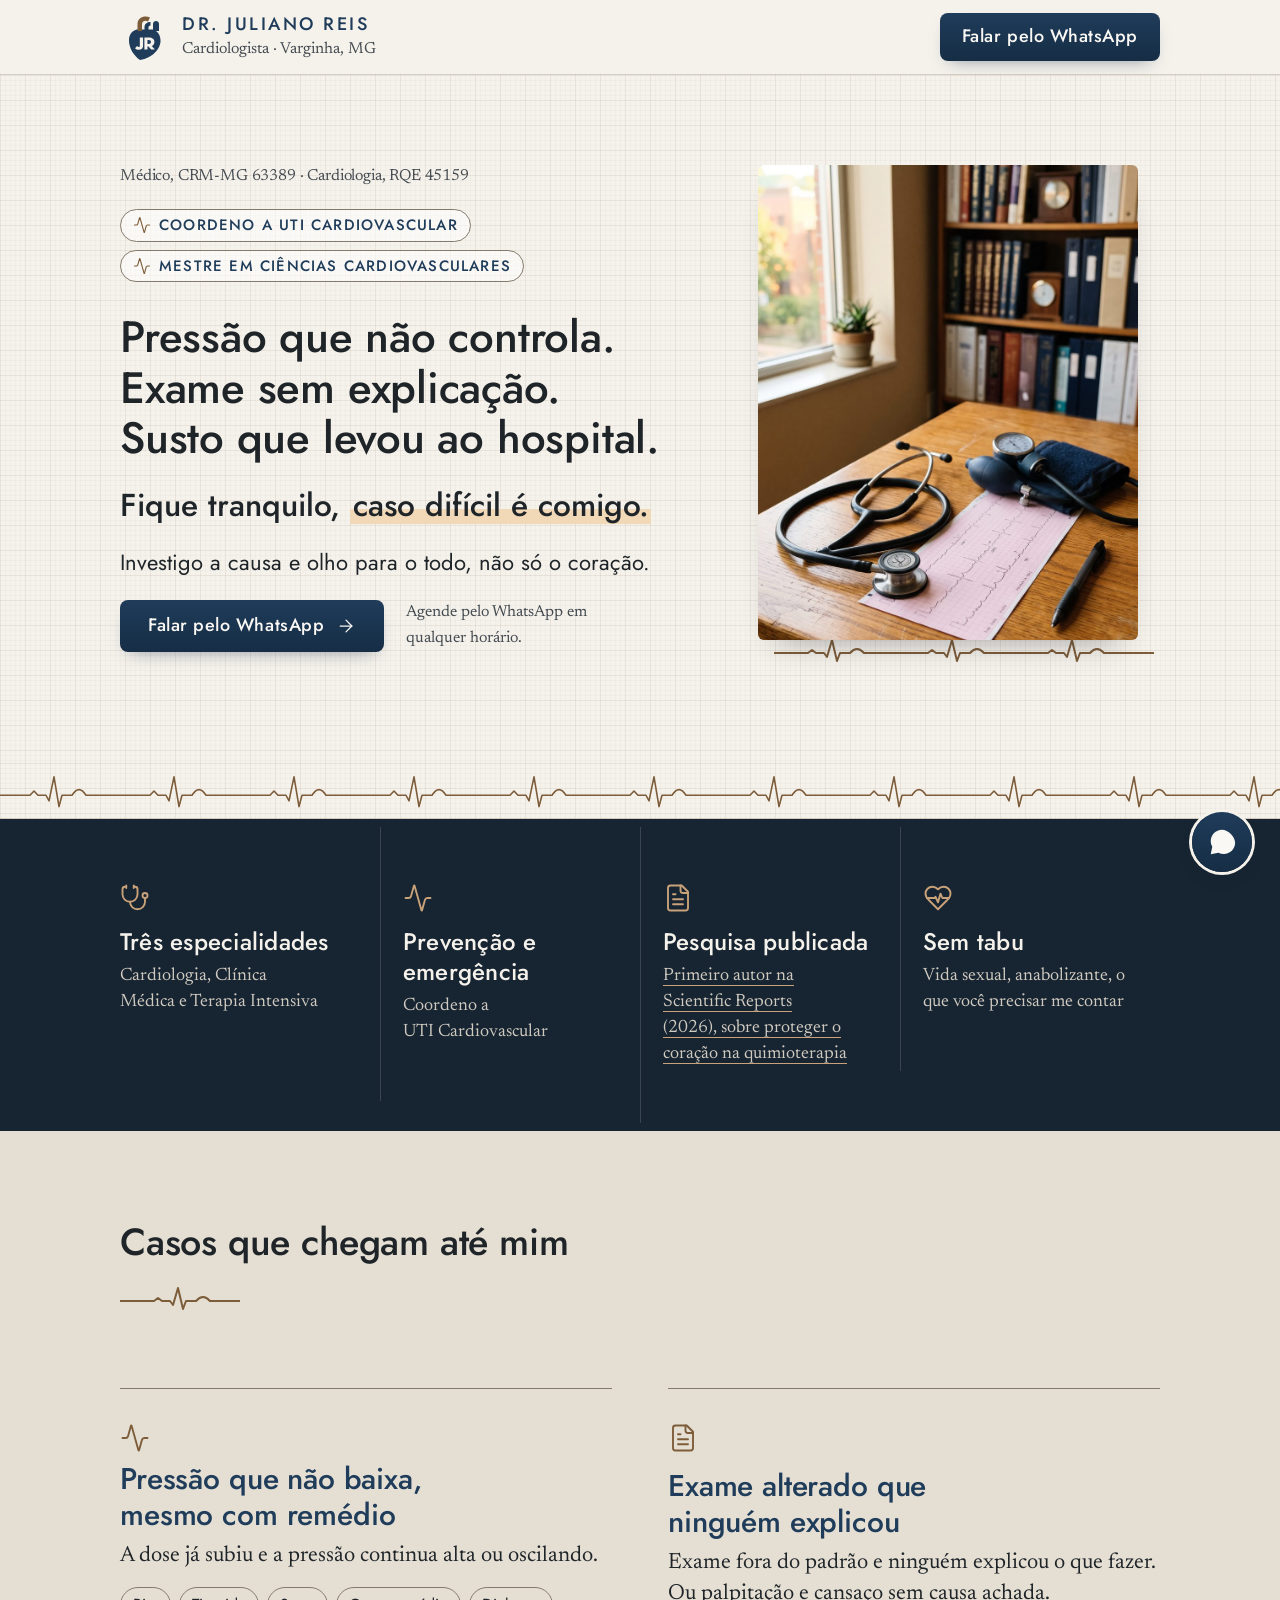
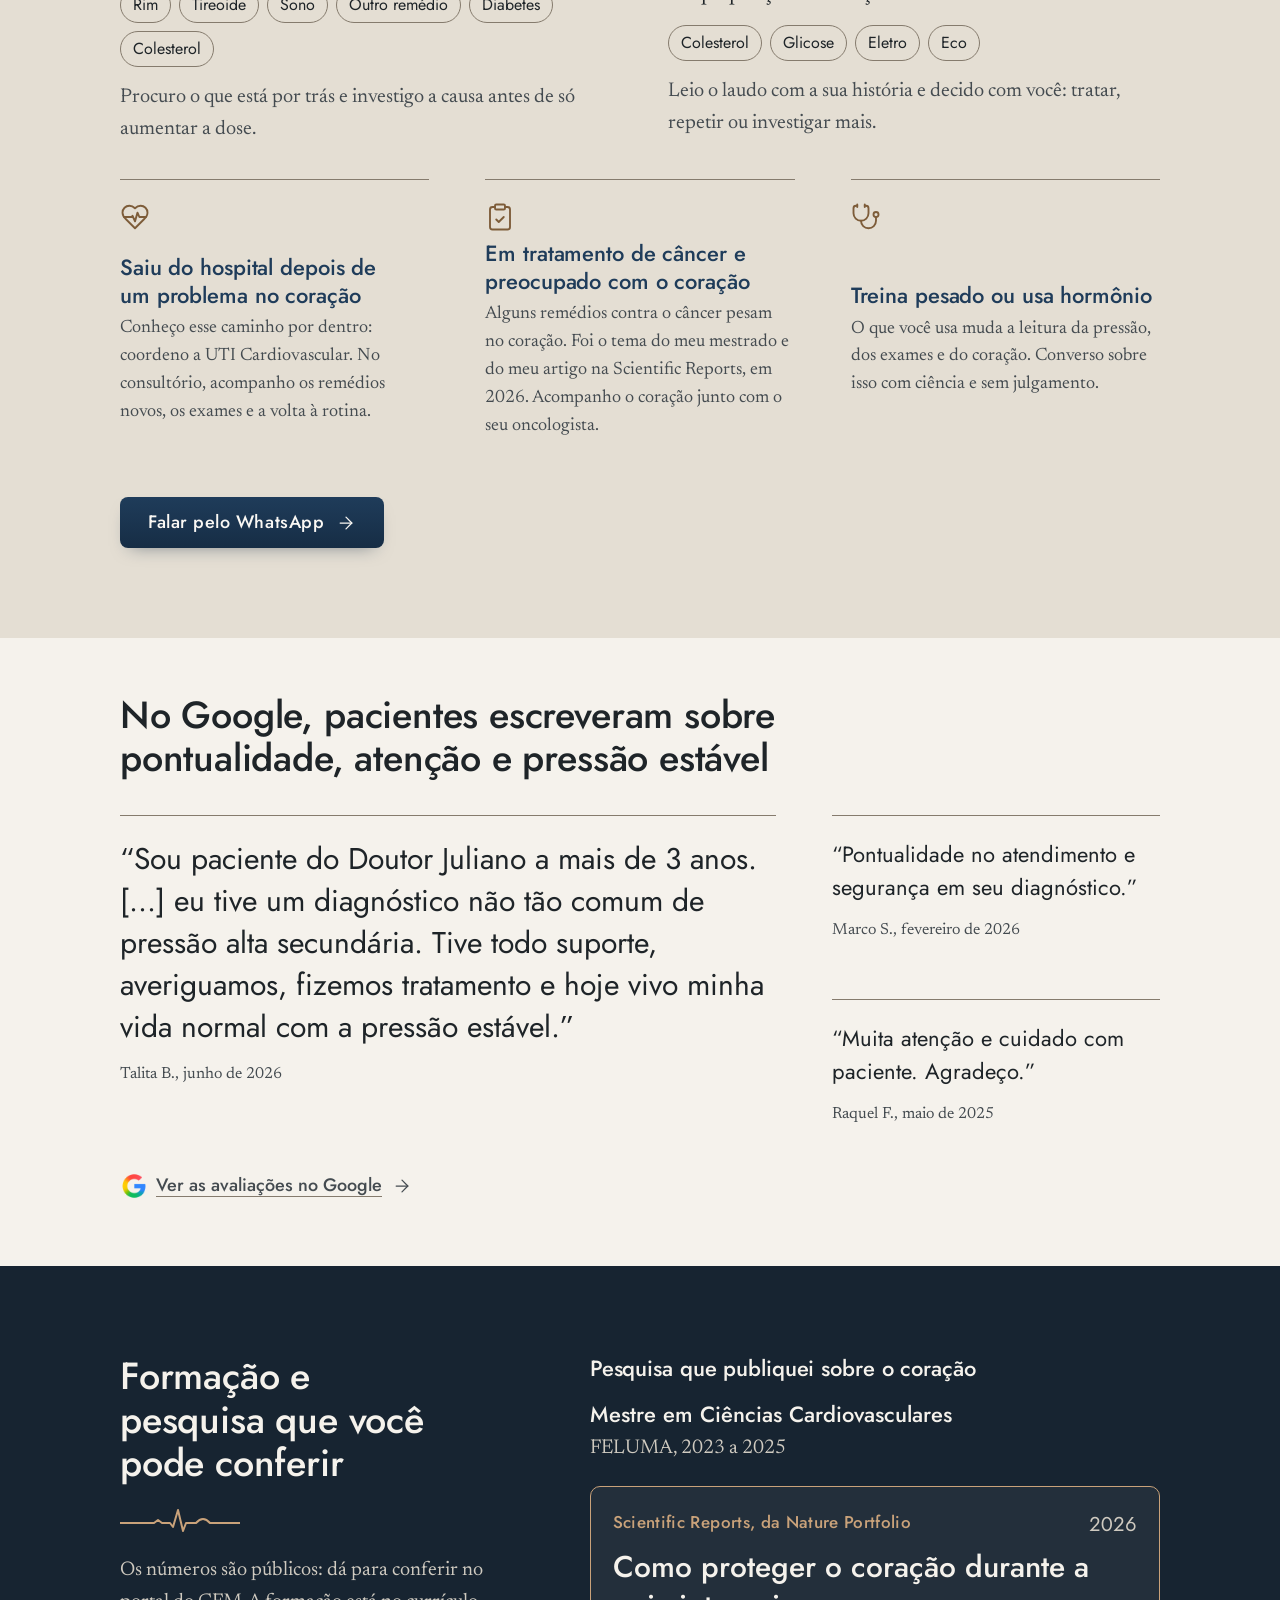
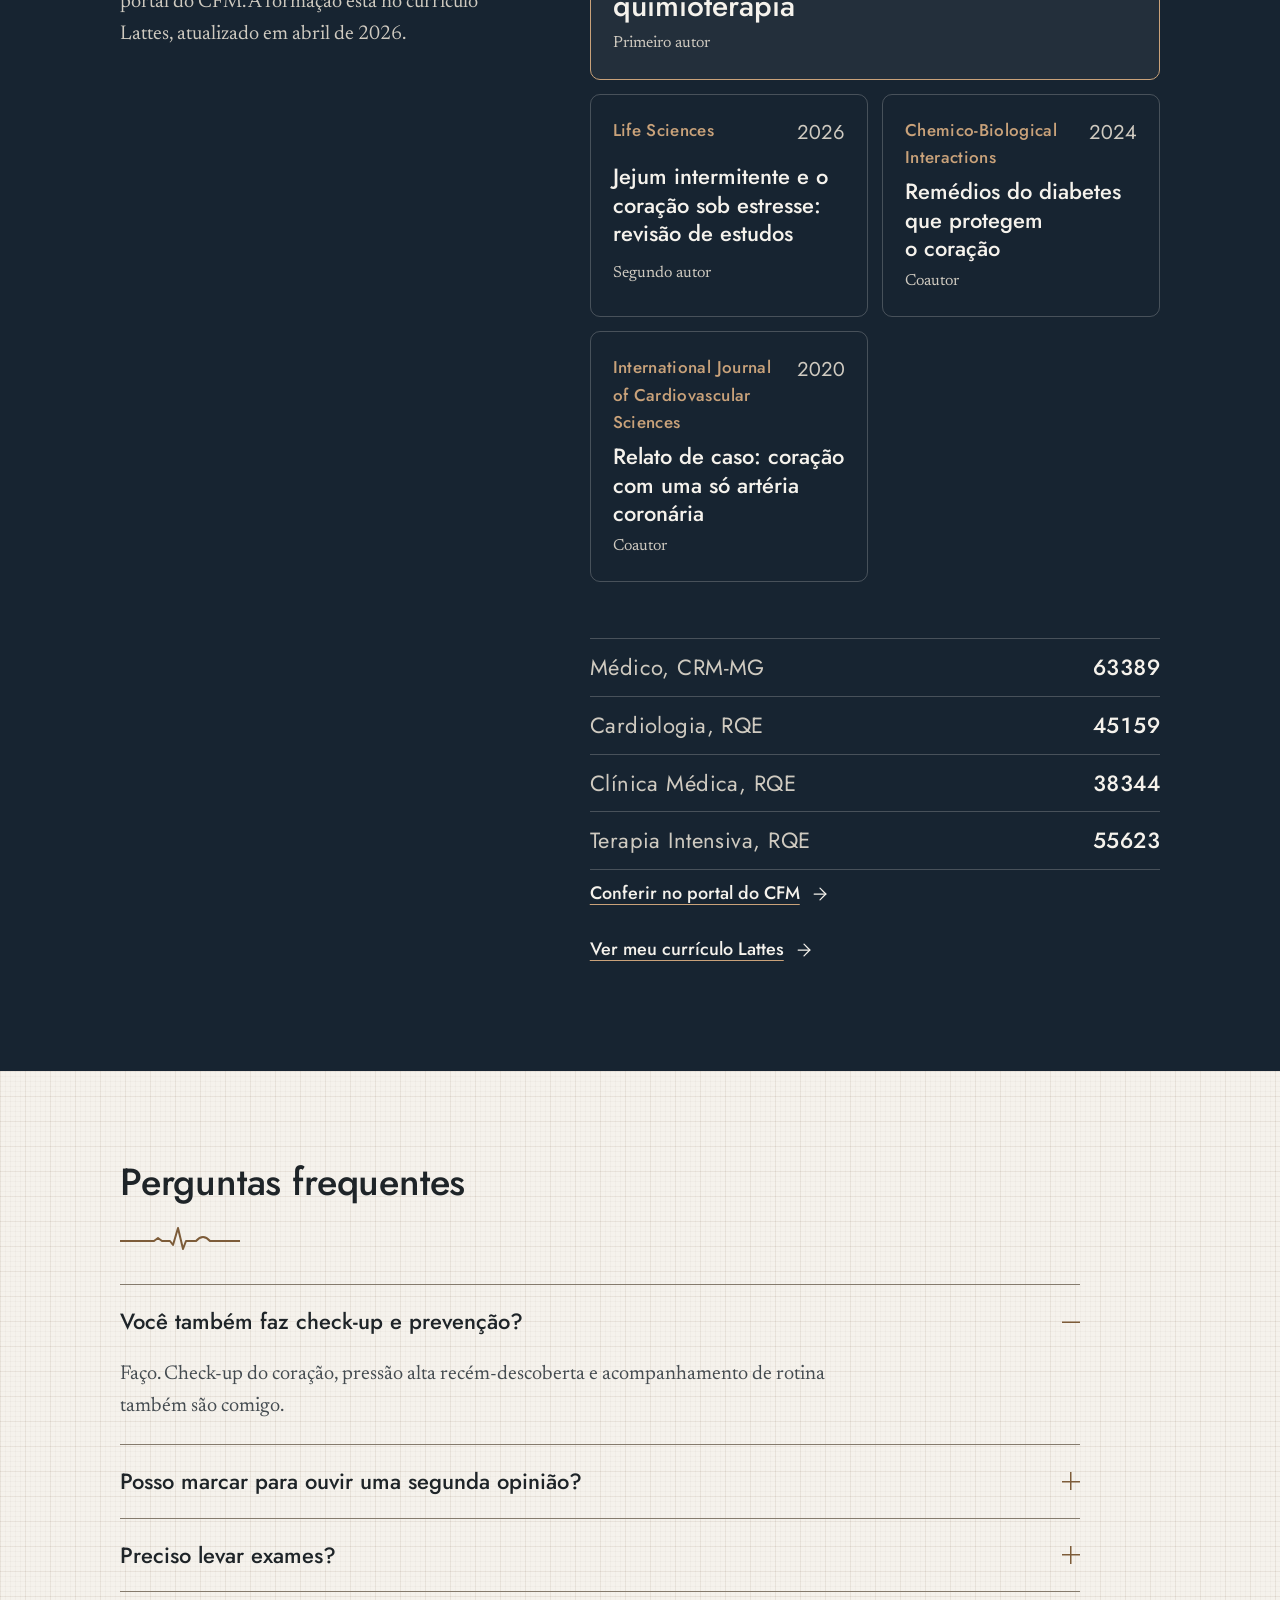
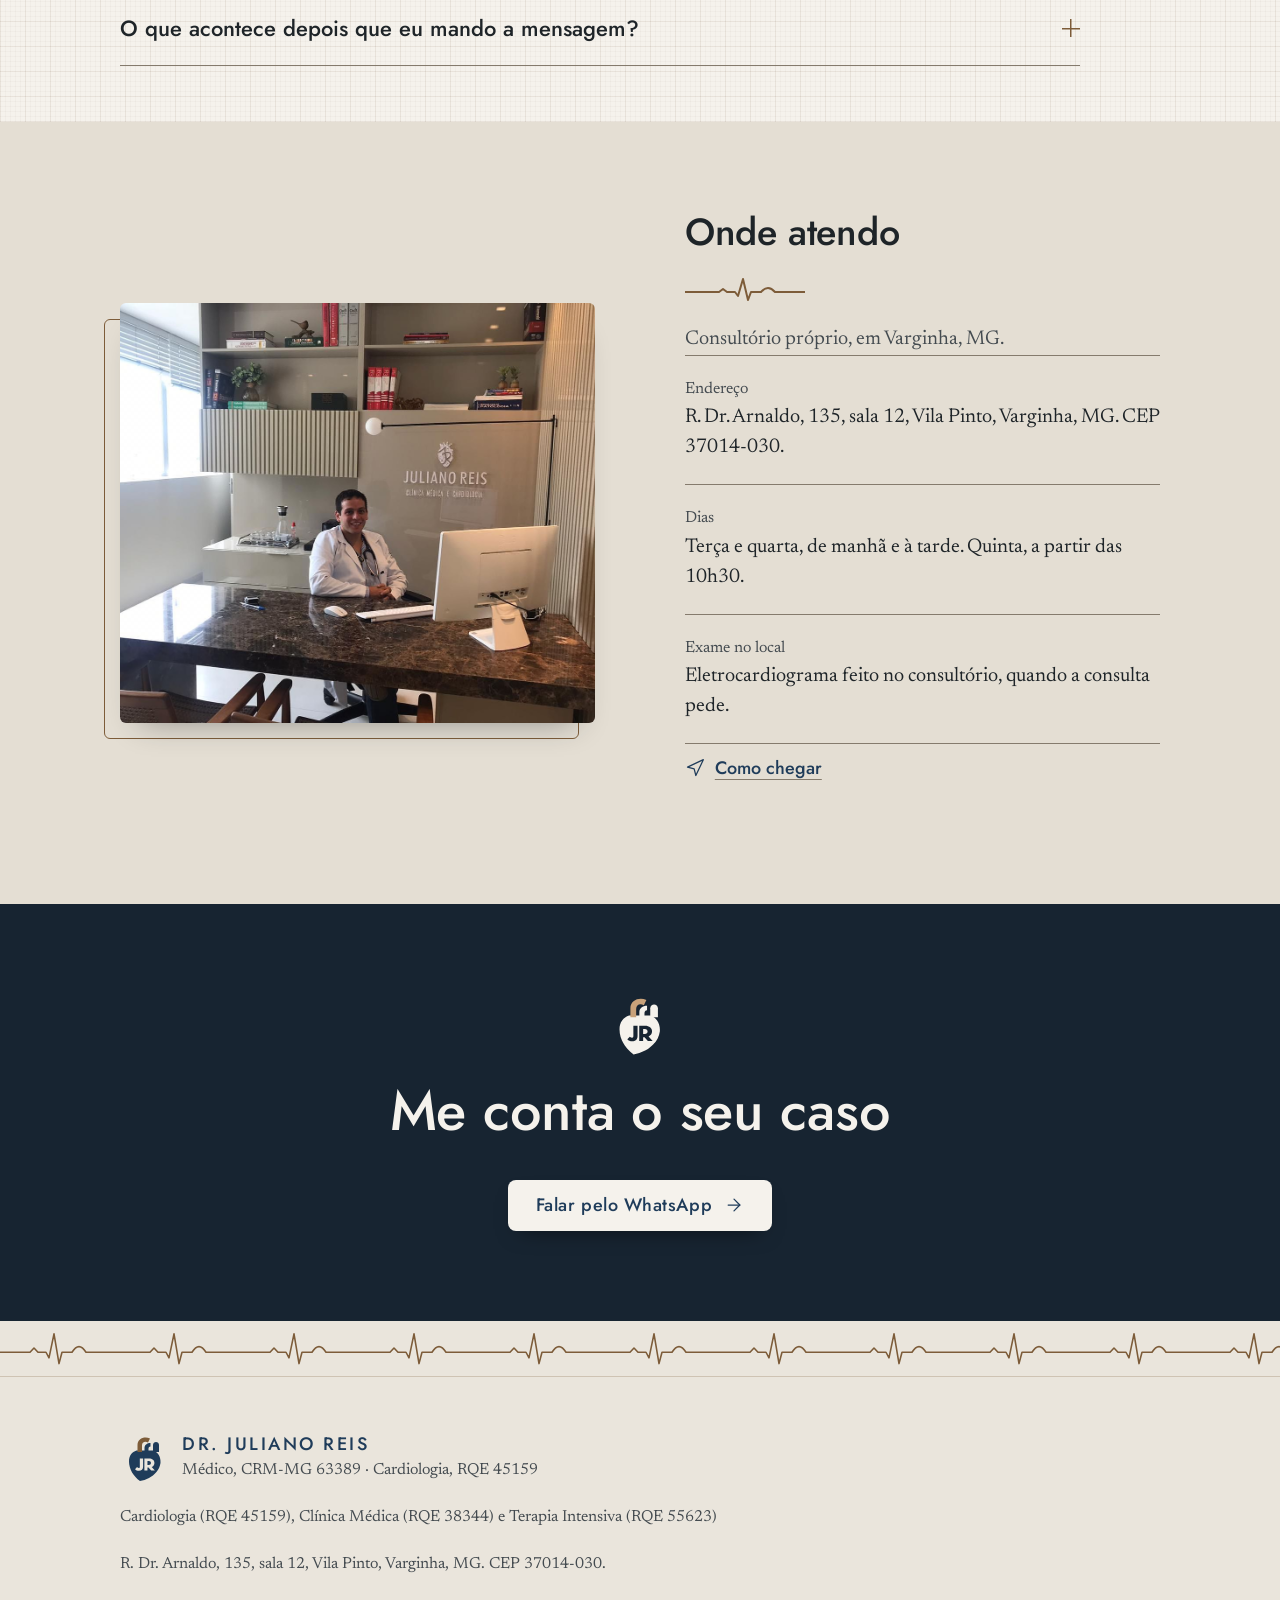
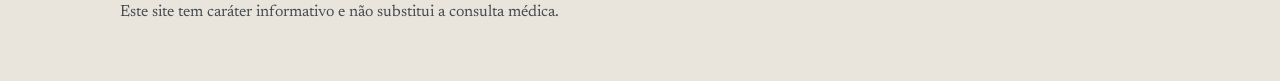
<file: index.html>
<!doctype html>
<html lang="pt-BR">
<head>
<!-- Google Tag Manager -->
<script>(function(w,d,s,l,i){w[l]=w[l]||[];w[l].push({'gtm.start':new Date().getTime(),event:'gtm.js'});var f=d.getElementsByTagName(s)[0],j=d.createElement(s),dl=l!='dataLayer'?'&l='+l:'';j.async=true;j.src='https://www.googletagmanager.com/gtm.js?id='+i+dl;f.parentNode.insertBefore(j,f);})(window,document,'script','dataLayer','GTM-WLNVM3WN');</script>
<!-- End Google Tag Manager -->
<meta charset="utf-8">
<meta name="viewport" content="width=device-width,initial-scale=1">
<title>Dr. Juliano Reis, cardiologista em Varginha (RQE 45159)</title>
<!--
Função: site do Dr. Juliano Reis (cardiologista e clínica médica, CRM-MG 63389, Varginha), página única na espinha do blueprint de LP de médico, mais a barra de autoridade (beneficios) e o widget de WhatsApp. O texto mora em copy.md (um bloco ## chave por pedaço); o index.html é gerado por marketing-agency/sites/_shared/monta_site.py e nunca se edita.
Data: 2026-11-09. Marca: external/doctors/juliano/wiki/concepts/marca-juliano (tokens.css copiado para assets/tokens.css, copia de deploy). Ícones: Lucide v0.475.0 (licença ISC), em sprite no começo do body.
Preview noindex em fcamara1109/juliano-lp. Premissas, desvios e pendências: README.md desta pasta.
-->
<meta name="description" content="Dr. Juliano Reis, médico (CRM-MG 63389) e cardiologista (RQE 45159) em Varginha, MG. Coordena a UTI Cardiovascular. Pressão que não controla e exame sem explicação.">
<meta name="theme-color" content="#F5F2EC">
<meta name="robots" content="noindex,nofollow">
<link rel="icon" type="image/svg+xml" href="assets/favicon.svg">
<link rel="icon" type="image/png" sizes="32x32" href="assets/favicon-32.png">
<link rel="apple-touch-icon" href="assets/favicon-180.png">
<meta property="og:type" content="website">
<meta property="og:locale" content="pt_BR">
<meta property="og:site_name" content="Dr. Juliano Reis">
<meta property="og:title" content="Pressão que não controla. Exame sem explicação. Caso difícil é comigo.">
<meta property="og:description" content="Médico, CRM-MG 63389. Cardiologia, RQE 45159. Pressão que não controla e exame sem explicação, em Varginha, MG.">
<meta property="og:image" content="https://fcamara1109.github.io/juliano-lp/assets/og-1200x630.png">
<meta property="og:image:width" content="1200">
<meta property="og:image:height" content="630">
<meta name="twitter:card" content="summary_large_image">
<meta name="twitter:title" content="Pressão que não controla. Exame sem explicação. Caso difícil é comigo.">
<meta name="twitter:description" content="Médico, CRM-MG 63389. Cardiologia, RQE 45159. Pressão que não controla e exame sem explicação, em Varginha, MG.">
<link rel="preload" href="assets/fonts/Jost.woff" as="font" type="font/woff" crossorigin>
<link rel="preload" href="assets/fonts/Newsreader.woff" as="font" type="font/woff" crossorigin>
<link rel="stylesheet" href="assets/tokens.css">
<noscript><style>button[data-wa],.wafloat{display:none!important}.sticky{display:flex!important}</style></noscript>
<style>
@font-face{font-family:'Jost';src:url('assets/fonts/Jost.woff') format('woff');font-weight:100 900;font-style:normal;font-display:swap}
@font-face{font-family:'Newsreader';src:url('assets/fonts/Newsreader.woff') format('woff');font-weight:200 800;font-style:normal;font-display:swap}

/* ---------- base ---------- */
*{box-sizing:border-box}
:root{
  --sticky-h:76px;
  --wrap-pad:clamp(20px,4.5vw,40px);
  --site-t-fio:clamp(20px,2vw,24px);   /* degrau proprio: linha da barra de autoridade, entre o corpo (20) e o h2 (26 a 38) */
}
html{-webkit-text-size-adjust:100%;scroll-behavior:smooth;scroll-padding-top:96px;scrollbar-color:var(--juliano-hair-forte) var(--juliano-paper-2);accent-color:var(--juliano-accent)}
body{margin:0;background:var(--juliano-paper);color:var(--juliano-ink);font-family:var(--juliano-body);font-weight:var(--juliano-peso-corpo);font-size:20px;line-height:1.6;-webkit-font-smoothing:antialiased;font-synthesis:none;caret-color:var(--juliano-accent);}
::selection{background:var(--juliano-accent);color:var(--juliano-on-accent)}
:focus-visible{outline:3px solid var(--juliano-accent);outline-offset:3px}
.beneficios :focus-visible,.prova :focus-visible,.cta-final :focus-visible{outline-color:var(--juliano-on-night)}
img{max-width:100%;height:auto}
svg{display:block}
p{margin:0 0 1.1em;max-width:62ch;text-wrap:pretty}
a{color:var(--juliano-accent);text-underline-offset:.2em;text-decoration-thickness:1px}
button{font:inherit;color:inherit}
.wrap{max-width:1120px;margin:0 auto;padding:0 var(--wrap-pad)}
.pular{position:absolute;left:-9999px;top:8px;z-index:100;background:var(--juliano-accent);color:var(--juliano-on-accent);padding:12px 18px;border-radius:var(--juliano-r-campo)}
.pular:focus{left:12px}
.ico{width:28px;height:28px;flex:none;fill:none;stroke:currentColor;stroke-width:1.5;stroke-linecap:round;stroke-linejoin:round}

/* ---------- tipos ---------- */
h1,h2,h3{margin:0;font-family:var(--juliano-display);font-weight:var(--juliano-peso-titulo);line-height:var(--juliano-lh-titulo);letter-spacing:var(--juliano-track-titulo);text-wrap:balance}
.hero-titulo{font-size:clamp(28px,1.3rem + 1.8vw,44px)}
h2{font-size:clamp(26px,1.4rem + 1.2vw,38px)}
h3{font-size:22px;line-height:1.25}
.filete{display:block;width:44px;height:2px;margin:var(--juliano-e-3) 0 var(--juliano-e-3);background:var(--juliano-bronze,#7D5C39)}
.leg{font-size:var(--juliano-t-legenda);line-height:var(--juliano-lh-legenda);color:var(--juliano-ink-2)}

/* ---------- botao: azul-noite, um por dobra. Sobre a noite inverte (creme com letra azul-noite), senao some ---------- */
.btn{position:relative;display:inline-flex;align-items:center;justify-content:center;gap:12px;min-height:var(--juliano-toque);padding:14px 28px;border:0;border-radius:var(--juliano-r-btn);font-family:var(--juliano-display);font-weight:var(--juliano-peso-botao);font-size:var(--juliano-t-botao);line-height:1.3;letter-spacing:.03em;color:var(--juliano-on-accent);background:linear-gradient(180deg,var(--juliano-accent,#1F3C5A) 0%,var(--juliano-accent-deep) 100%);box-shadow:var(--juliano-sombra-btn);cursor:pointer;text-decoration:none;transition:transform var(--juliano-dur) var(--juliano-ease),box-shadow var(--juliano-dur) var(--juliano-ease),background var(--juliano-dur) var(--juliano-ease)}
.btn:hover{transform:translateY(-2px);box-shadow:var(--juliano-sombra-btn-hover);background:var(--juliano-accent-deep)}
.btn:active{transform:translateY(0)}
.btn .seta{width:20px;height:20px;transition:transform var(--juliano-dur) var(--juliano-ease)}
.btn:hover .seta{transform:translateX(4px)}
.btn.claro{background:var(--juliano-on-night);color:var(--juliano-accent);box-shadow:0 10px 22px -12px rgba(0,0,0,.6)}
.btn.claro:hover{background:#fff}
.link-seta{display:inline-flex;align-items:center;gap:10px;min-height:var(--juliano-toque);color:var(--juliano-accent);font-family:var(--juliano-display);font-weight:var(--juliano-peso-botao);font-size:var(--juliano-t-botao);text-decoration:underline;text-decoration-color:var(--juliano-hair-forte);text-decoration-thickness:1px;text-underline-offset:.3em;transition:text-decoration-color var(--juliano-dur) var(--juliano-ease)}
.link-seta:hover{text-decoration-color:var(--juliano-accent)}
.link-seta .ico{width:20px;height:20px}

/* ---------- header ---------- */
.topo-site{position:relative;z-index:40;background:var(--juliano-paper);border-bottom:1px solid var(--juliano-hair)}
.topo-site .wrap{display:flex;align-items:center;justify-content:space-between;gap:var(--juliano-e-3);padding-top:10px;padding-bottom:10px}
.marca{display:flex;align-items:center;gap:12px;text-decoration:none;min-width:0;color:var(--juliano-accent)}
.marca img{width:44px;height:44px;flex:none}
.wm{display:block;min-width:0}
.wm b{display:block;font-family:var(--juliano-display);font-weight:var(--juliano-peso-titulo);font-size:17px;line-height:1.1;letter-spacing:var(--juliano-track-nome);text-transform:uppercase;white-space:nowrap}
.wm span,.wm h1{display:block;margin-top:5px;font-size:var(--juliano-t-legenda);line-height:1.25;color:var(--juliano-ink-2)}
.wm h1{font-family:inherit;font-weight:inherit;letter-spacing:inherit;text-wrap:inherit}  /* o h1 do header (Profissão · Cidade) tem a cara da linha que era span */
.topo-site .btn{display:none;min-height:var(--juliano-toque);padding:9px 22px}

/* ---------- hero: o eixo, o nome, uma linha de prova, um botao, o apoio ---------- */
.hero{position:relative;padding:var(--juliano-e-4) 0 0;background:var(--juliano-paper)}
.hero .wrap{display:grid;grid-template-columns:minmax(0,1fr);grid-template-areas:"reg" "chips" "h1" "dor" "sub" "acoes" "foto";row-gap:var(--juliano-e-2);align-items:start}
.hero .legal{grid-area:reg;margin:0;font-size:var(--juliano-t-rotulo);line-height:1.4;letter-spacing:-.01em;color:var(--juliano-ink-2)}
.chips{grid-area:chips;list-style:none;margin:0 0 var(--juliano-e-1);padding:0;display:flex;flex-wrap:wrap;gap:var(--juliano-e-1) var(--juliano-e-3)}
.chips li{display:inline-flex;align-items:center;gap:8px;font-family:var(--juliano-display);font-weight:var(--juliano-peso-titulo);font-size:15px;line-height:1.25;text-transform:uppercase;letter-spacing:.08em;color:var(--juliano-accent)}
.chips .ico{width:18px;height:18px;flex:none;color:var(--juliano-bronze)}
.hero .hero-titulo{grid-area:h1}
.sub{grid-area:sub;margin:0;max-width:34em;font-family:var(--juliano-display);font-weight:400;font-size:var(--juliano-t-lede);line-height:1.4;color:var(--juliano-ink)}
.dor-hero{grid-area:dor;margin:0;max-width:26em;font-family:var(--juliano-display);font-weight:var(--juliano-peso-titulo);font-size:clamp(22px,1.1rem + 1.1vw,32px);line-height:1.25;color:var(--juliano-ink)}
.dor-hero .destaque{color:var(--juliano-ink);background:linear-gradient(transparent 58%,#F1D9B8 58%,#F1D9B8 92%,transparent 92%);padding:0 .08em;-webkit-box-decoration-break:clone;box-decoration-break:clone}
.foto{grid-area:foto;position:relative;margin:0}
.foto img{display:block;width:100%;height:260px;object-fit:cover;object-position:50% 30%;border-radius:var(--juliano-r-foto);box-shadow:var(--juliano-sombra-foto);background:var(--juliano-greige)}
.acoes{grid-area:acoes;display:grid;gap:var(--juliano-e-2);justify-items:start}
.acoes .btn{width:100%}
.acoes .micro{margin:0}
/* o ripado do painel de madeira: faixa decorativa na base do hero, nunca atras de texto. O unico movimento autoral da pagina: varre da esquerda para a direita uma vez, na carga */
.ripado{display:block;height:44px;margin-top:var(--juliano-e-5);background:url(fotos/amb-ripado.jpg) center 30%/auto 180% repeat-x;border-top:1px solid var(--juliano-hair-forte)}
.js .ripado{animation:ripado-entra 1.3s .2s cubic-bezier(.16,1,.3,1) both}
@keyframes ripado-entra{from{clip-path:inset(0 100% 0 0)}to{clip-path:inset(0 0 0 0)}}

/* ---------- beneficios: a barra de autoridade, na noite. Tres objecoes diferentes, cada uma com seu icone ---------- */
.beneficios{background:var(--juliano-night,#172431);color:var(--juliano-on-night);padding:var(--juliano-e-1) 0}
.beneficios ul{list-style:none;margin:0;padding:0;display:grid}
.beneficios li{display:flex;align-items:center;gap:var(--juliano-e-2);padding:var(--juliano-e-3) 0;border-top:1px solid rgba(245,242,236,.16);font-family:var(--juliano-display);font-weight:var(--juliano-peso-titulo);font-size:var(--site-t-fio);line-height:1.3;letter-spacing:.01em;text-wrap:balance}
.beneficios li:first-child{border-top:0}
.beneficios .ico{width:30px;height:30px;color:var(--juliano-bronze-claro)}

/* ---------- servicos: pedra clara. Titulo e convite de um lado, lista com icone do outro (regua, sem cartao) ---------- */
.servicos{background:var(--juliano-pedra);padding:var(--juliano-e-6) 0}
.servicos .wrap{display:grid;gap:var(--juliano-e-5)}
.servicos .cab p{margin:0 0 var(--juliano-e-3);max-width:34em;color:var(--juliano-ink-2)}
.servicos .cab .fecho{margin-top:var(--juliano-e-4)}
.itens{list-style:none;margin:0;padding:0;border-bottom:1px solid var(--juliano-hair-forte)}
.item{display:grid;grid-template-columns:auto minmax(0,1fr);column-gap:var(--juliano-e-3);padding:var(--juliano-e-3) 0;border-top:1px solid var(--juliano-hair-forte)}
.item .ico{width:34px;height:34px;margin-top:2px;color:var(--juliano-accent)}
.item h3{margin:0 0 6px}
.item p{margin:0;color:var(--juliano-ink-2)}
.item.grande{padding:var(--juliano-e-4) 0}
.item.grande p+p{margin-top:var(--juliano-e-2)}
.item .dor{color:var(--juliano-ink);font-size:var(--juliano-t-lede,1.1em);line-height:1.45}
.item .arg{border-left:2px solid var(--juliano-accent);padding-left:var(--juliano-e-2);color:var(--juliano-ink)}
.item.grande .btn{margin-top:var(--juliano-e-3)}

/* ---------- porque: papel. O titulo de um lado, a voz dele do outro ---------- */
.porque{background:var(--juliano-paper);padding:var(--juliano-e-6) 0}
.porque .wrap{display:grid;gap:var(--juliano-e-4)}
.porque .corpo p:last-child{margin-bottom:0}
.porque p{color:var(--juliano-ink-2)}
.porque .abre{font-size:var(--juliano-t-lede);line-height:1.5;color:var(--juliano-ink)}

/* ---------- prova: noite. Os registros em linha de placa (rotulo e numero no mesmo tamanho), ---------- */
.prova{background:var(--juliano-night);color:var(--juliano-on-night);padding:var(--juliano-e-6) 0}
.prova .wrap{display:grid;gap:var(--juliano-e-4)}
.prova .cab p{margin:0}
.prova .links{margin:0 0 var(--juliano-e-1)}
.prova h2{color:var(--juliano-on-night)}
.prova .filete{background:var(--juliano-bronze-claro)}
.prova p{color:var(--juliano-on-night-2)}
.regs{margin:var(--juliano-e-2) 0 0;padding:0;border-bottom:1px solid rgba(245,242,236,.22);max-width:34em}
.regs div{display:flex;justify-content:space-between;align-items:baseline;gap:var(--juliano-e-3);padding:var(--juliano-e-2) 0;border-top:1px solid rgba(245,242,236,.22)}
.regs dt,.regs dd{margin:0;font-family:var(--juliano-display);font-weight:var(--juliano-peso-titulo);font-size:var(--juliano-t-h3);line-height:1.3;letter-spacing:.02em}
.regs dt{color:var(--juliano-on-night-2);font-weight:400}
.regs dd{color:var(--juliano-on-night);font-variant-numeric:tabular-nums}
.prova .mestrado{margin:var(--juliano-e-3) 0 0;max-width:34em;color:var(--juliano-on-night)}
.prova .link-seta{color:var(--juliano-on-night);text-decoration-color:var(--juliano-bronze-claro)}
.prova .link-seta:hover{text-decoration-color:var(--juliano-on-night)}

/* ---------- avaliacoes: papel 2. Tres falas de pacientes, a fonte publica no fim. Sem nota numerica ---------- */
.avaliacoes{background:var(--juliano-paper-2);padding:var(--juliano-e-5) 0}
.avaliacoes .wrap{display:grid;gap:var(--juliano-e-4)}
.avaliacoes .vozes{list-style:none;margin:0;padding:0;display:grid;gap:var(--juliano-e-4)}
.avaliacoes .voz{margin:0;padding-top:var(--juliano-e-3);border-top:1px solid var(--juliano-hair-forte)}
.avaliacoes blockquote{margin:0}
.avaliacoes blockquote p{margin:0;font-family:var(--juliano-display);font-size:var(--juliano-t-lede);line-height:1.5;color:var(--juliano-ink)}
.avaliacoes .autor{margin:var(--juliano-e-2) 0 0;font-size:var(--juliano-t-legenda);color:var(--juliano-ink-2)}
.avaliacoes .fonte{margin:0;display:flex;align-items:center;gap:var(--juliano-e-1)}
.avaliacoes .fonte .estrela{width:20px;height:20px;flex:none;fill:var(--juliano-bronze);stroke:var(--juliano-bronze);stroke-width:1.5;stroke-linejoin:round}
.avaliacoes .link-seta{color:var(--juliano-ink-2)}

/* ---------- faq: papel, details e summary (funciona sem JavaScript) ---------- */
.faq{background:var(--juliano-paper);padding:var(--juliano-e-6) 0 var(--juliano-e-5)}
.faq .lista{margin-top:var(--juliano-e-4);max-width:48em;border-bottom:1px solid var(--juliano-hair-forte)}
.faq details{border-top:1px solid var(--juliano-hair-forte)}
.faq summary{display:flex;align-items:center;justify-content:space-between;gap:var(--juliano-e-3);min-height:var(--juliano-toque);padding:var(--juliano-e-3) 0;cursor:pointer;list-style:none;font-family:var(--juliano-display);font-weight:var(--juliano-peso-titulo);font-size:var(--juliano-t-h3);line-height:1.3;color:var(--juliano-ink);transition:color var(--juliano-dur) var(--juliano-ease)}
.faq summary::-webkit-details-marker{display:none}
.faq summary::after{content:"";flex:none;width:18px;height:18px;color:var(--juliano-bronze);background:linear-gradient(currentColor,currentColor) center/100% 1.5px no-repeat,linear-gradient(currentColor,currentColor) center/1.5px 100% no-repeat;transition:transform var(--juliano-dur) var(--juliano-ease)}
.faq details[open] summary::after{background:linear-gradient(currentColor,currentColor) center/100% 1.5px no-repeat;transform:rotate(180deg)}
.faq summary:hover{color:var(--juliano-accent)}
.faq details p{margin:0;padding:0 0 var(--juliano-e-3);max-width:38em;color:var(--juliano-ink-2)}

/* ---------- local: pedra clara. Foto do consultorio e as linhas de endereco, dia, consulta e como marcar ---------- */
.local{background:var(--juliano-pedra);padding:var(--juliano-e-6) 0}
.local .foto-c{display:block;margin:0}
.local .foto-c img{display:block;width:100%;height:clamp(190px,52vw,320px);object-fit:cover;object-position:50% 62%}
.local .wrap{display:grid;gap:var(--juliano-e-4)}
.local .cab p{margin:0;max-width:34em;color:var(--juliano-ink-2)}
.local dl{margin:0;border-bottom:1px solid var(--juliano-hair-forte)}
.local .linha-l{display:grid;row-gap:2px;padding:var(--juliano-e-3) 0;border-top:1px solid var(--juliano-hair-forte)}
.local dt{font-size:var(--juliano-t-legenda);line-height:1.4;color:var(--juliano-ink-2)}
.local dd{margin:0;line-height:1.5;color:var(--juliano-ink)}

/* ---------- cta-final: noite, fecha a descida ---------- */
.cta-final{background:var(--juliano-night);color:var(--juliano-on-night);text-align:center;padding:var(--juliano-e-6) 0}
.cta-final .wrap{display:grid;justify-items:center;gap:var(--juliano-e-3)}
.cta-final img{width:64px;height:64px}
.cta-final h2{font-size:clamp(32px,1.6rem + 2.4vw,56px);max-width:15em;color:var(--juliano-on-night)}
.cta-final p{margin:0;max-width:30em;color:var(--juliano-on-night-2)}
.cta-final .btn{margin-top:var(--juliano-e-2)}

/* ---------- rodape: faixa de ripado em cima, depois o aviso legal ---------- */
.rodape{background:var(--juliano-paper-2);padding:0 0 calc(var(--juliano-e-5) + var(--sticky-h) + env(safe-area-inset-bottom))}
.rodape .ripado{margin:0 0 var(--juliano-e-5)}
.js .rodape .ripado{animation:none}
.rodape .wrap{display:grid;gap:var(--juliano-e-3)}
.rodape p{margin:0;max-width:52em}
.rodape .esp,.rodape .end{color:var(--juliano-ink-2)}

/* ---------- float (desktop) e sticky (mobile) ---------- */
.wafloat{display:none}
.sticky{position:fixed;left:0;right:0;bottom:0;z-index:50;display:flex;justify-content:center;background:var(--juliano-paper);border-top:1px solid var(--juliano-hair);padding:10px 16px calc(10px + env(safe-area-inset-bottom));box-shadow:0 -12px 24px -18px rgba(30,36,40,.4)}
.sticky .btn{width:min(100%,360px)}
#wa-modal .online .dot{display:none}

@media (min-width:560px){
  .acoes{grid-auto-flow:column;justify-content:start;align-items:center;gap:var(--juliano-e-3)}
  .acoes .btn{width:auto}
}
@media (min-width:880px){
  .rodape{padding-bottom:var(--juliano-e-5)}
  .sticky{display:none}
  .wafloat{display:flex}
  .topo-site{position:sticky;top:0}
  .topo-site .btn{display:inline-flex}
  .topo-site .wrap{padding-top:12px;padding-bottom:12px}
  .marca img{width:50px;height:50px}
  .wm b{font-size:18px}
  .hero{padding-top:var(--juliano-e-6)}
  .hero .wrap{grid-template-columns:minmax(0,1.15fr) minmax(0,.85fr);grid-template-areas:"reg foto" "chips foto" "h1 foto" "dor foto" "sub foto" "acoes foto" ". foto";grid-template-rows:auto auto auto auto auto auto 1fr;column-gap:var(--juliano-e-6);row-gap:var(--juliano-e-3);align-items:start}
  .hero .legal{font-size:var(--juliano-t-legenda)}
  .foto{width:100%;max-width:380px;justify-self:end;margin-right:var(--juliano-e-3)}
  .foto::before{content:"";position:absolute;inset:16px -16px -16px 16px;border:1px solid var(--juliano-bronze);border-radius:var(--juliano-r-foto);z-index:0}
  .foto img{position:relative;z-index:1;width:100%;height:auto;aspect-ratio:4/5;object-position:50% 50%}
  .ripado{height:56px;margin-top:var(--juliano-e-6)}
  .beneficios ul{grid-template-columns:repeat(4,minmax(0,1fr))}
  .beneficios li{border-top:0;border-left:1px solid rgba(245,242,236,.16);padding:var(--juliano-e-4) var(--juliano-e-4)}
  .beneficios li:first-child{border-left:0;padding-left:0}
  .servicos .wrap{grid-template-columns:minmax(0,.9fr) minmax(0,1.1fr);column-gap:var(--juliano-e-6);align-items:start}
  .servicos .cab{position:sticky;top:112px}
  .porque .wrap,.prova .wrap{grid-template-columns:minmax(0,.8fr) minmax(0,1.2fr);column-gap:var(--juliano-e-6);align-items:start}
  .porque .cab,.prova .cab{position:sticky;top:112px}
  .local{padding:var(--juliano-e-6) 0}
  .local .wrap{grid-template-columns:minmax(0,1fr) minmax(0,1fr);column-gap:var(--juliano-e-6);align-items:center}
  .local .foto-c{grid-column:1;grid-row:1;margin:0;position:relative}
  .local .foto-c::before{content:"";position:absolute;inset:16px 16px -16px -16px;border:1px solid var(--juliano-bronze);border-radius:var(--juliano-r-foto);z-index:0}
  .local .foto-c img{position:relative;z-index:1;height:420px;border-radius:var(--juliano-r-foto);box-shadow:var(--juliano-sombra-foto)}
  .local .corpo{grid-column:2;grid-row:1}
  .avaliacoes .vozes{grid-template-columns:repeat(3,minmax(0,1fr));gap:var(--juliano-e-5)}
  .wafloat{width:60px}
}
@media (max-width:879px){.wafloat{display:none!important}}
@media (max-width:359px){.wm b{font-size:15px;letter-spacing:.1em}.marca img{width:38px;height:38px}.btn{padding-left:20px;padding-right:20px}}
@media (prefers-reduced-motion:reduce){
  html{scroll-behavior:auto}
  *,*::before,*::after{animation-duration:.01ms!important;animation-delay:0s!important;transition-duration:.01ms!important}
}
/* ---------- grafismo proprio: o tracado do eletro e o papel milimetrado (Felipe, 15/11/2026; direcao "A + papel" de v2/direcoes/).
   O batimento substitui o filete curto que ML e Isabella tambem usam; o papel entra so no topo e nas perguntas, com parcimonia ---------- */
.filete{width:120px;height:24px;background:url("data:image/svg+xml;utf8,<svg xmlns='http://www.w3.org/2000/svg' viewBox='0 0 120 24' preserveAspectRatio='none'><path d='M0 15H34l4-3 4 3h8l3 4 5-17 5 21 3-8h10q7-8 14 0H120' fill='none' stroke='%237D5C39' stroke-width='2' stroke-linejoin='round' stroke-linecap='round' vector-effect='non-scaling-stroke'/></svg>") left center/120px 24px no-repeat}
.prova .filete{background:transparent left center/120px 24px no-repeat;background-image:url("data:image/svg+xml;utf8,<svg xmlns='http://www.w3.org/2000/svg' viewBox='0 0 120 24' preserveAspectRatio='none'><path d='M0 15H34l4-3 4 3h8l3 4 5-17 5 21 3-8h10q7-8 14 0H120' fill='none' stroke='%23C9A27A' stroke-width='2' stroke-linejoin='round' stroke-linecap='round' vector-effect='non-scaling-stroke'/></svg>")}
.hero,.faq{background:linear-gradient(rgba(125,92,57,.07) 1px,transparent 1px) 0 0/25px 25px,linear-gradient(90deg,rgba(125,92,57,.07) 1px,transparent 1px) 0 0/25px 25px,linear-gradient(rgba(125,92,57,.03) 1px,transparent 1px) 0 0/5px 5px,linear-gradient(90deg,rgba(125,92,57,.03) 1px,transparent 1px) 0 0/5px 5px,var(--juliano-paper)}
.ripado{height:56px;background:url("data:image/svg+xml;utf8,<svg xmlns='http://www.w3.org/2000/svg' viewBox='0 0 1200 24' preserveAspectRatio='none'><path d='M0 15H30l4-3 4 3h8l3 4 5-17 5 21 3-8h10q7-8 14 0H150l4-3 4 3h8l3 4 5-17 5 21 3-8h10q7-8 14 0H270l4-3 4 3h8l3 4 5-17 5 21 3-8h10q7-8 14 0H390l4-3 4 3h8l3 4 5-17 5 21 3-8h10q7-8 14 0H510l4-3 4 3h8l3 4 5-17 5 21 3-8h10q7-8 14 0H630l4-3 4 3h8l3 4 5-17 5 21 3-8h10q7-8 14 0H750l4-3 4 3h8l3 4 5-17 5 21 3-8h10q7-8 14 0H870l4-3 4 3h8l3 4 5-17 5 21 3-8h10q7-8 14 0H990l4-3 4 3h8l3 4 5-17 5 21 3-8h10q7-8 14 0H1110l4-3 4 3h8l3 4 5-17 5 21 3-8h10q7-8 14 0H1200' fill='none' stroke='%237D5C39' stroke-width='1.6' stroke-linejoin='round' stroke-linecap='round' vector-effect='non-scaling-stroke'/></svg>") left center/1200px 34px repeat-x,linear-gradient(rgba(125,92,57,.07) 1px,transparent 1px) 0 0/25px 25px,linear-gradient(90deg,rgba(125,92,57,.07) 1px,transparent 1px) 0 0/25px 25px,linear-gradient(rgba(125,92,57,.03) 1px,transparent 1px) 0 0/5px 5px,linear-gradient(90deg,rgba(125,92,57,.03) 1px,transparent 1px) 0 0/5px 5px,var(--juliano-paper);border-top:0;border-bottom:1px solid rgba(125,92,57,.25)}
.js .ripado{animation:traco 2.4s .3s cubic-bezier(.65,0,.35,1) both}
@keyframes traco{from{clip-path:inset(0 100% 0 0)}to{clip-path:inset(0 0 0 0)}}
.rodape .ripado{background:url("data:image/svg+xml;utf8,<svg xmlns='http://www.w3.org/2000/svg' viewBox='0 0 1200 24' preserveAspectRatio='none'><path d='M0 15H30l4-3 4 3h8l3 4 5-17 5 21 3-8h10q7-8 14 0H150l4-3 4 3h8l3 4 5-17 5 21 3-8h10q7-8 14 0H270l4-3 4 3h8l3 4 5-17 5 21 3-8h10q7-8 14 0H390l4-3 4 3h8l3 4 5-17 5 21 3-8h10q7-8 14 0H510l4-3 4 3h8l3 4 5-17 5 21 3-8h10q7-8 14 0H630l4-3 4 3h8l3 4 5-17 5 21 3-8h10q7-8 14 0H750l4-3 4 3h8l3 4 5-17 5 21 3-8h10q7-8 14 0H870l4-3 4 3h8l3 4 5-17 5 21 3-8h10q7-8 14 0H990l4-3 4 3h8l3 4 5-17 5 21 3-8h10q7-8 14 0H1110l4-3 4 3h8l3 4 5-17 5 21 3-8h10q7-8 14 0H1200' fill='none' stroke='%237D5C39' stroke-width='1.6' stroke-linejoin='round' stroke-linecap='round' vector-effect='non-scaling-stroke'/></svg>") left center/1200px 34px repeat-x}
@media (prefers-reduced-motion:reduce){.js .ripado{animation:none}}
@media (min-width:880px){.foto::before{border:0;border-radius:0;inset:auto -16px -22px 16px;height:24px;background:url("data:image/svg+xml;utf8,<svg xmlns='http://www.w3.org/2000/svg' viewBox='0 0 120 24' preserveAspectRatio='none'><path d='M0 15H34l4-3 4 3h8l3 4 5-17 5 21 3-8h10q7-8 14 0H120' fill='none' stroke='%237D5C39' stroke-width='2' stroke-linejoin='round' stroke-linecap='round' vector-effect='non-scaling-stroke'/></svg>") left/120px 24px repeat-x}}
/* topo em tela cheia no celular, como a ML (Felipe, 16/11/2026): imagem sem rosto do consultorio de cardiologia
   (gerada, opcao C de topo/) ate o Juliano mandar fotos boas; o texto fica por cima, num degrade escuro */
@media (max-width:879px){
.hero{padding:0;background:#141a1f;overflow:hidden}
.hero .wrap{position:relative;min-height:calc(100svh - 150px);padding-top:0;padding-bottom:24px;grid-template-areas:"." "reg" "chips" "h1" "dor" "sub" "acoes";grid-template-rows:1fr auto auto auto auto auto auto;row-gap:10px}
.hero .wrap::before{content:"";position:absolute;inset:0 -16px;background:linear-gradient(180deg,rgba(20,26,31,0) 25%,rgba(20,26,31,.82) 50%,rgba(20,26,31,.97) 100%),url(fotos/hero-mesa.jpg) 60% 40%/cover no-repeat;z-index:0}
.hero .wrap>*{position:relative;z-index:1}
.hero .foto{display:none}
.hero .legal,.hero .sub,.hero .dor-hero{color:#E9E4DC}
.hero .hero-titulo{color:#fff}
.hero .chips li{color:#F1D9B8}
.hero .chips .ico{color:#E2B98A}
.hero .ripado{display:none}
}
/* ---------- refino 22/11 (revisao impeccable): faixa, casos, pesquisa, ponte, avaliacoes ---------- */
.beneficios li{display:grid;grid-template-columns:auto 1fr;align-items:start;column-gap:var(--juliano-e-2)}
.beneficios li b{display:block;font-family:var(--juliano-display);font-weight:500;font-size:var(--site-t-fio);line-height:1.25;color:var(--juliano-on-night)}
.beneficios li span{display:block;margin-top:6px;font-family:var(--juliano-body);font-weight:400;font-size:18px;line-height:1.45;letter-spacing:0;color:var(--juliano-on-night-2)}
.beneficios ul{align-items:start}
.beneficios li,.beneficios li>div,.beneficios .selo{align-self:start}
.beneficios .selo{color:inherit;text-decoration:none}
.beneficios .selo span{text-decoration:underline;text-decoration-color:var(--juliano-bronze-claro);text-underline-offset:.25em}
.item{grid-template-columns:1fr;row-gap:var(--juliano-e-1)}
.item>.ico{width:30px;height:30px;margin:0;color:var(--juliano-bronze)}
.item h3{color:var(--juliano-accent)}
.item.grande h3{font-size:clamp(24px,1.2rem + 1vw,30px);line-height:1.2}
.item.grande .dor{margin:var(--juliano-e-1) 0 var(--juliano-e-2);font-size:var(--juliano-t-lede);color:var(--juliano-ink)}
.item:not(.grande) p{font-size:18px;line-height:1.55}
.servicos .depois{margin-top:var(--juliano-e-4)}
.causas{list-style:none;margin:0 0 var(--juliano-e-2);padding:0;display:flex;flex-wrap:wrap;gap:8px}
.causas li{font-family:var(--juliano-display);font-size:16px;line-height:1;padding:9px 12px;border:1px solid var(--juliano-hair-forte);border-radius:999px;color:var(--juliano-ink)}
.pesquisa h3{color:var(--juliano-on-night);margin-bottom:var(--juliano-e-2)}
.mestre{margin:0 0 var(--juliano-e-3)}
.mestre b{display:block;font-family:var(--juliano-display);font-weight:500;font-size:var(--juliano-t-h3);color:var(--juliano-on-night)}
.mestre span{color:var(--juliano-on-night-2)}
.artigos{list-style:none;margin:0 0 var(--juliano-e-5);padding:0;display:grid;gap:var(--juliano-e-2)}
.artigo{display:grid;grid-template-columns:1fr auto;gap:6px var(--juliano-e-2);padding:var(--juliano-e-3);border:1px solid rgba(245,242,236,.22);border-radius:var(--juliano-r-cartao)}
.artigo .rev{font-family:var(--juliano-display);font-weight:500;font-size:17px;letter-spacing:.02em;color:var(--juliano-bronze-claro)}
.artigo .ano{font-family:var(--juliano-display);font-variant-numeric:tabular-nums;color:var(--juliano-on-night-2)}
.artigo .tema{grid-column:1/-1;margin:0;font-family:var(--juliano-display);font-weight:500;font-size:var(--juliano-t-h3);line-height:1.3;color:var(--juliano-on-night)}
.artigo .papel{grid-column:1/-1;margin:0;font-size:16px;color:var(--juliano-on-night-2)}
.artigo.destaque{border-color:var(--juliano-bronze-claro);background:rgba(245,242,236,.05)}
.artigo.destaque .tema{font-size:clamp(24px,1.2rem + 1vw,30px)}
.ponte{margin:0}
.ponte div{padding:var(--juliano-e-3) 0;border-top:1px solid var(--juliano-hair-forte)}
.ponte dt{font-family:var(--juliano-display);font-weight:500;font-size:18px;color:var(--juliano-bronze)}
.ponte dd{margin:4px 0 0;font-size:var(--juliano-t-lede);line-height:1.45;color:var(--juliano-ink)}
.avaliacoes{background:var(--juliano-paper)}
.avaliacoes .fonte .logo-g{width:28px;height:28px;flex:0 0 auto}
.porque{background:var(--juliano-paper-2)}
@media (max-width:559px){:root{--wrap-pad:16px}}

@media (max-width:359px){.hero .chips{display:none}}
@media (max-width:879px){.hero .dor-hero .destaque{color:#F1D9B8;background:none;padding:0}}
.hero .chips li{padding:6px 12px;border:1px solid var(--juliano-hair-forte);border-radius:999px;background:rgba(255,255,255,.55)}
@media (max-width:879px){.hero .chips li{color:var(--juliano-on-night);border-color:rgba(241,217,184,.45);background:rgba(23,36,49,.55)}.hero .chips .ico{color:#F1D9B8}}
@media (min-width:880px){
  .beneficios li{grid-template-columns:1fr;row-gap:var(--juliano-e-2);padding:var(--juliano-e-5) var(--juliano-e-3)}
  .beneficios li:first-child{padding-left:0}
  .servicos .wrap{grid-template-columns:1fr}
  .servicos .cab{position:static}
  .itens{display:grid;grid-template-columns:repeat(6,minmax(0,1fr));column-gap:var(--juliano-e-5);border-bottom:0}
  .item.grande{grid-column:span 3}
  .item:not(.grande){grid-column:span 2}
  .artigos{grid-template-columns:1fr 1fr}
  .artigo.destaque{grid-column:1/-1}
  .avaliacoes .vozes{grid-template-columns:2fr 1fr}
  .voz:first-child{grid-row:span 2}
  .voz:first-child blockquote p{font-size:clamp(24px,1.2rem + 1vw,30px);line-height:1.4}
}
</style>
<style>
/* widget:inicio */
  /* tema do widget — defaults neutros via :where() (especificidade 0) pra que
     um override #wa-modal{...} na LP sempre vença, em qualquer ordem no documento */
  :where(#wa-modal), :where(.wafloat){
    --wa:#25D366;                 /* verde WhatsApp (fixo) */
    --wa-head-a:#3a6ea5;          /* gradiente do header (claro) */
    --wa-head-b:#1f3b5c;          /* gradiente do header (escuro) + texto forte */
    --wa-accent:#f5a623;          /* destaque: foco do input, número em evidência */
    --wa-accent-d:#d98614;
    --wa-band:#eef2f6;            /* faixa clara (barra online) */
    --wa-surface:#fff;
    --wa-line:#e6e6e6;
    --wa-ink:#333;
    --wa-muted:#8a8a8a;
    --wa-head-font:'Poppins',system-ui,sans-serif;
    --wa-body-font:'Montserrat',system-ui,sans-serif;
  }

  /* botão flutuante (gatilho default; opcional) */
  .wafloat{position:fixed;right:22px;bottom:22px;width:56px;height:56px;border-radius:50%;background:var(--wa);
    display:flex;align-items:center;justify-content:center;box-shadow:0 8px 22px rgba(0,0,0,.25);z-index:45;cursor:pointer;border:0;}
  .wafloat svg{width:30px;height:30px;fill:#fff;}

  #wa-modal{border:none;background:transparent;padding:0;max-width:100%;position:fixed;inset:0;margin:auto;height:max-content;overflow:visible;}
  #wa-modal::backdrop{background:rgba(20,20,20,.55);}
  #wa-modal .widget{width:360px;max-width:92vw;background:var(--wa-surface);border-radius:22px;box-shadow:0 30px 70px -25px rgba(0,0,0,.45);overflow:hidden;position:relative;font-family:var(--wa-body-font);color:var(--wa-ink);}
  #wa-modal .wa-close{position:absolute;top:11px;right:13px;z-index:5;width:30px;height:30px;border:none;border-radius:50%;background:rgba(255,255,255,.22);color:#fff;font-size:14px;cursor:pointer;line-height:1;display:grid;place-items:center;}
  #wa-modal .wa-close:hover{background:rgba(255,255,255,.4);}
  #wa-modal .screen{display:none;}
  #wa-modal .screen.active{display:block;animation:wafade .3s ease;}
  @keyframes wafade{from{opacity:0;transform:translateY(6px);}to{opacity:1;transform:none;}}
  #wa-modal .whead{background:linear-gradient(135deg,var(--wa-head-a),var(--wa-head-b));color:#fff;padding:1.15rem 3.4rem 1.25rem 1.25rem;display:flex;align-items:center;gap:.85rem;}  /* 3.4rem à direita: o texto não passa por baixo do botão fechar */
  #wa-modal .avatar{flex:none;width:56px;height:56px;border-radius:50%;position:relative;background:rgba(255,255,255,.18);border:2.5px solid rgba(255,255,255,.85);display:grid;place-items:center;}
  #wa-modal .avatar svg{width:30px;height:30px;}
  #wa-modal .avatar img{display:block;width:100%;height:100%;border-radius:50%;object-fit:cover;object-position:50% 20%;}  /* opcional: foto no lugar do ícone (class="avatar foto") */
  #wa-modal .avatar .on{position:absolute;right:1px;bottom:1px;width:13px;height:13px;border-radius:50%;background:var(--wa);border:2.5px solid var(--wa-head-b);}
  #wa-modal .who{display:flex;flex-direction:column;gap:2px;min-width:0;}
  #wa-modal .nm{font-family:var(--wa-head-font);font-weight:700;font-size:1.15rem;letter-spacing:-.01em;}
  #wa-modal .cred{display:block;margin:0;padding:0;border:0;font-size:.72rem;font-weight:500;color:rgba(255,255,255,.92);line-height:1.35;}  /* display/margin/padding/border: a LP pode ter .cred proprio (bloco de credenciais) e ele nao pode vazar pro modal */
  #wa-modal .online{display:flex;align-items:center;gap:.45rem;padding:.55rem 1.25rem;background:var(--wa-band);font-size:.74rem;font-weight:600;color:var(--wa-head-b);}
  #wa-modal .online .dot{width:7px;height:7px;border-radius:50%;background:var(--wa);box-shadow:0 0 0 3px rgba(37,211,102,.25);}
  #wa-modal .wbody{padding:1.2rem 1.25rem 1.4rem;}
  #wa-modal .lead-line{font-family:var(--wa-head-font);font-size:1.3rem;font-weight:600;line-height:1.25;letter-spacing:-.01em;margin-bottom:1rem;color:var(--wa-head-b);}
  #wa-modal .field{display:block;margin-bottom:1rem;}
  #wa-modal .field .lbl{display:block;font-size:.74rem;font-weight:600;color:var(--wa-head-b);margin-bottom:.35rem;}
  #wa-modal .field input{width:100%;height:48px;border-radius:12px;border:1.5px solid var(--wa-line);background:#fff;color:var(--wa-ink);padding:0 .9rem;font-size:1rem;font-family:var(--wa-body-font);outline:none;transition:border-color .15s,box-shadow .15s;}
  #wa-modal .field input::placeholder{color:#b3b3b3;}
  #wa-modal .field input:focus{border-color:var(--wa-accent);box-shadow:0 0 0 3px rgba(245,166,35,.22);}
  #wa-modal .field input.wa-err,#wa-modal .field input.wa-err:focus{border-color:#e5484d;box-shadow:0 0 0 3px rgba(229,72,77,.2);}
  #wa-modal .wa-err-msg{display:block;margin-top:.4rem;font-size:.74rem;font-weight:600;color:#e5484d;line-height:1.35;}
  #wa-modal .btn{width:100%;height:52px;border:none;border-radius:12px;cursor:pointer;display:flex;align-items:center;justify-content:center;gap:.55rem;font-family:var(--wa-head-font);font-size:1rem;font-weight:600;color:#fff;background:var(--wa);transition:filter .15s,transform .1s;}
  #wa-modal .btn:hover{filter:brightness(1.05);}
  #wa-modal .btn:active{transform:translateY(1px);}
  #wa-modal .btn .wa-ic{width:21px;height:21px;}
  #wa-modal .warn-body{padding:1.2rem 1.25rem 1.4rem;}
  #wa-modal .notice{background:#FFF4E8;border:1.5px solid #FFD8AC;border-radius:16px;padding:1.15rem 1.2rem 1.25rem;margin-bottom:1.1rem;}
  #wa-modal .notice-head{display:inline-flex;align-items:center;gap:.55rem;padding:.5rem .95rem;margin-bottom:.95rem;border-radius:999px;background:var(--wa-accent-d);color:#fff;font-family:var(--wa-head-font);font-weight:700;font-size:.98rem;letter-spacing:.01em;}
  #wa-modal .notice-head .ic{width:1.2rem;height:1.2rem;}
  #wa-modal .notice p{font-size:1rem;line-height:1.55;color:var(--wa-ink);margin:0 0 .65rem;}
  #wa-modal .notice p:last-child{margin-bottom:0;}
  #wa-modal .notice b{font-weight:700;}
  #wa-modal .notice .num{font-family:var(--wa-head-font);font-weight:700;color:var(--wa-accent-d);white-space:nowrap;}
  #wa-modal .num-reinforce{text-align:center;font-size:.9rem;color:var(--wa-accent-d);margin:.8rem 0 0;}
  #wa-modal .num-reinforce b{font-family:var(--wa-head-font);font-weight:700;color:var(--wa-head-b);white-space:nowrap;}
  #wa-modal .back{display:block;width:100%;text-align:center;margin-top:.75rem;background:none;border:none;color:var(--wa-muted);font-size:.8rem;cursor:pointer;font-family:var(--wa-body-font);}
  #wa-modal .back:hover{color:var(--wa-head-b);}

#wa-modal,.wafloat{
  --wa:#25D366;
  --wa-head-a:var(--juliano-accent);--wa-head-b:var(--juliano-accent-deep,var(--juliano-accent));
  --wa-accent:var(--juliano-accent);--wa-accent-d:var(--juliano-accent-deep,var(--juliano-accent));
  --wa-band:var(--juliano-paper-2,var(--juliano-paper));--wa-surface:var(--juliano-surface);--wa-line:var(--juliano-hair-forte);
  --wa-ink:var(--juliano-ink);--wa-muted:var(--juliano-ink-3);
  --wa-head-font:var(--juliano-display);--wa-body-font:var(--juliano-body);
}
#wa-modal .widget{width:400px;max-height:calc(100dvh - 24px);overflow-y:auto;border-radius:20px}
#wa-modal .wa-close{width:44px;height:44px;top:8px;right:8px;background:var(--juliano-paper-2,var(--juliano-paper));color:var(--juliano-ink);border:1px solid var(--juliano-hair)}
#wa-modal .wa-close svg{width:18px;height:18px}
#wa-modal .nm{font-size:1.25rem}
#wa-modal .cred{font-size:.875rem;line-height:1.4}
#wa-modal .online{font-size:.9375rem;font-weight:500;color:var(--juliano-ink)}
#wa-modal .lead-line{color:var(--juliano-ink)}
#wa-modal .field .lbl{font-size:.9375rem;color:var(--juliano-ink)}
#wa-modal .field input{font-size:1.125rem;height:52px}
#wa-modal .wa-hint{margin:.5rem 0 1.1rem;font-size:.9375rem;line-height:1.45;color:var(--juliano-ink-2)}
#wa-modal .wa-err-msg{font-size:1rem;font-weight:500;color:var(--juliano-erro,#A03A34)}
#wa-modal .field input.wa-err,#wa-modal .field input.wa-err:focus{border-color:var(--juliano-erro,#A03A34);box-shadow:0 0 0 3px color-mix(in srgb,var(--juliano-erro,#A03A34) 20%,transparent)}
#wa-modal .btn{background:#1A7F43}  /* verde WhatsApp escurecido: texto branco a 5:1 (o #25D366 dava 1,98:1) */
#wa-modal .btn:hover{background:#156B38;filter:none}
#wa-modal .btn .wa-ic{fill:currentColor}
#wa-modal .warn-body{padding-top:3.5rem}  /* o X ocupa a faixa de cima na tela do aviso */
#wa-modal .notice p{font-size:1.0625rem}
#wa-modal .back{font-size:1rem;min-height:44px}
/* flutuante na cor da marca, com anel do fundo: sem ele o botao some sobre faixas de cor */
.wafloat{right:28px;bottom:28px;width:60px;height:60px;background:var(--juliano-cta-gradient,linear-gradient(180deg,var(--juliano-accent) 0%,var(--juliano-accent-deep,var(--juliano-accent)) 100%));box-shadow:0 0 0 3px var(--juliano-paper),var(--juliano-sombra-btn,0 0 0 0 transparent);transition:transform var(--juliano-dur,.2s) var(--juliano-ease,ease),box-shadow var(--juliano-dur,.2s) var(--juliano-ease,ease)}
.wafloat svg{fill:var(--juliano-on-accent)}
.wafloat:hover{transform:translateY(-2px);box-shadow:0 0 0 3px var(--juliano-paper),var(--juliano-sombra-btn-hover,var(--juliano-sombra-btn,0 0 0 0 transparent))}
@media (prefers-reduced-motion:reduce){#wa-modal .screen.active{animation:none}}
/* widget:fim */
</style>
<style>
/* so esconde depois que o script confirma que roda (html.rv) */
.rv [data-rv]:not(.in){opacity:0;transform:translateY(18px)}
.rv [data-rv]{transition:opacity .7s cubic-bezier(.16,1,.3,1),transform .7s cubic-bezier(.16,1,.3,1)}
.rv [data-rv].in{opacity:1;transform:none}
@media (prefers-reduced-motion:reduce){.rv [data-rv]:not(.in){opacity:1;transform:none}.rv [data-rv]{transition:none}}
@media print{.rv [data-rv]:not(.in){opacity:1;transform:none}}
</style>
<style>
[data-sticky]{transition:transform .3s ease,visibility 0s}
[data-sticky].sticky-off{transform:translateY(110%);visibility:hidden;transition:transform .3s ease,visibility 0s .3s}
@media (prefers-reduced-motion:reduce){[data-sticky],[data-sticky].sticky-off{transition:none}}
/* celular: o CTA do hero some e a barra fixa fica visivel desde o topo, igual em toda LP de medico (Felipe, 14/11/2026; Fred, Aline). Alvo escondido nunca intersecta, entao a barra nao sai. */
@media (max-width:879px){[data-sticky-alvo]{display:none!important}:has(> .hero-micro){display:none!important}}
/* a frase padrao "Agende pelo WhatsApp em qualquer horario." mora na barra fixa no celular (Felipe, 14/11/2026); o gerador injeta o paragrafo .sticky-micro (sem tag literal aqui: o gabarito contaria o comentario como texto) */
[data-sticky]{flex-wrap:wrap}
.sticky-micro{flex-basis:100%;margin:8px 0 0;text-align:center;font-size:.9375rem;font-weight:500;line-height:1.3;color:inherit}
@media (min-width:880px){.sticky-micro{display:none}}
</style>
</head>
<body>
<!-- Google Tag Manager (noscript) -->
<noscript><iframe src="https://www.googletagmanager.com/ns.html?id=GTM-WLNVM3WN" height="0" width="0" style="display:none;visibility:hidden"></iframe></noscript>
<!-- End Google Tag Manager (noscript) -->
<script>document.documentElement.classList.add('js');</script>
<svg width="0" height="0" style="position:absolute" aria-hidden="true" focusable="false">
  <defs>
    <symbol id="i-clock" viewBox="0 0 24 24"><circle cx="12" cy="12" r="10"/><polyline points="12 6 12 12 16 14"/></symbol>
    <symbol id="i-badge" viewBox="0 0 24 24"><path d="M3.85 8.62a4 4 0 0 1 4.78-4.77 4 4 0 0 1 6.74 0 4 4 0 0 1 4.78 4.78 4 4 0 0 1 0 6.74 4 4 0 0 1-4.77 4.78 4 4 0 0 1-6.75 0 4 4 0 0 1-4.78-4.77 4 4 0 0 1 0-6.76Z"/><path d="m9 12 2 2 4-4"/></symbol>
    <symbol id="i-pin" viewBox="0 0 24 24"><path d="M20 10c0 4.993-5.539 10.193-7.399 11.799a1 1 0 0 1-1.202 0C9.539 20.193 4 14.993 4 10a8 8 0 0 1 16 0"/><circle cx="12" cy="10" r="3"/></symbol>
    <symbol id="i-activity" viewBox="0 0 24 24"><path d="M22 12h-2.48a2 2 0 0 0-1.93 1.46l-2.35 8.36a.25.25 0 0 1-.48 0L9.24 2.18a.25.25 0 0 0-.48 0l-2.35 8.36A2 2 0 0 1 4.49 12H2"/></symbol>
    <symbol id="i-check" viewBox="0 0 24 24"><rect width="8" height="4" x="8" y="2" rx="1" ry="1"/><path d="M16 4h2a2 2 0 0 1 2 2v14a2 2 0 0 1-2 2H6a2 2 0 0 1-2-2V6a2 2 0 0 1 2-2h2"/><path d="m9 14 2 2 4-4"/></symbol>
    <symbol id="i-file" viewBox="0 0 24 24"><path d="M15 2H6a2 2 0 0 0-2 2v16a2 2 0 0 0 2 2h12a2 2 0 0 0 2-2V7Z"/><path d="M14 2v4a2 2 0 0 0 2 2h4"/><path d="M10 9H8"/><path d="M16 13H8"/><path d="M16 17H8"/></symbol>
    <symbol id="i-heart" viewBox="0 0 24 24"><path d="M19 14c1.49-1.46 3-3.21 3-5.5A5.5 5.5 0 0 0 16.5 3c-1.76 0-3 .5-4.5 2-1.5-1.5-2.74-2-4.5-2A5.5 5.5 0 0 0 2 8.5c0 2.3 1.5 4.05 3 5.5l7 7Z"/><path d="M3.22 12H9.5l.5-1 2 4.5 2-7 1.5 3.5h5.27"/></symbol>
    <symbol id="i-steto" viewBox="0 0 24 24"><path d="M11 2v2"/><path d="M5 2v2"/><path d="M5 3H4a2 2 0 0 0-2 2v4a6 6 0 0 0 12 0V5a2 2 0 0 0-2-2h-1"/><path d="M8 15a6 6 0 0 0 12 0v-3"/><circle cx="20" cy="10" r="2"/></symbol>
    <symbol id="i-cal" viewBox="0 0 24 24"><path d="M8 2v4"/><path d="M16 2v4"/><rect width="18" height="18" x="3" y="4" rx="2"/><path d="M3 10h18"/><path d="M8 14h.01"/><path d="M12 14h.01"/><path d="M16 14h.01"/><path d="M8 18h.01"/><path d="M12 18h.01"/><path d="M16 18h.01"/></symbol>
    <symbol id="i-msg" viewBox="0 0 24 24"><path d="M7.9 20A9 9 0 1 0 4 16.1L2 22Z"/></symbol>
    <symbol id="i-nav" viewBox="0 0 24 24"><polygon points="3 11 22 2 13 21 11 13 3 11"/></symbol>
    <symbol id="i-star" viewBox="0 0 24 24"><polygon points="12 2 15.09 8.26 22 9.27 17 14.14 18.18 21.02 12 17.77 5.82 21.02 7 14.14 2 9.27 8.91 8.26 12 2"/></symbol>
    <symbol id="i-seta" viewBox="0 0 24 24"><path d="M5 12h14"/><path d="m12 5 7 7-7 7"/></symbol>
  </defs>
</svg>
<a class="pular" href="#conteudo">Pular para o conteúdo</a>

<header class="topo-site" data-bloco="header">
  <div class="wrap">
    <a class="marca" href="#conteudo" aria-label="Dr. Juliano Reis, Cardiologista · Varginha, MG">
      <img src="assets/simbolo-claro.svg" width="50" height="50" alt="" decoding="async">
      <span class="wm"><b>Dr. Juliano Reis</b><h1>Cardiologista · Varginha, MG</h1></span>
    </a>
    <button class="btn" type="button" data-wa>Falar pelo WhatsApp</button>
  </div>
</header>

<main id="conteudo">

<section class="hero" data-bloco="hero">
  <div class="wrap">
    <p class="legal">Médico, CRM-MG 63389 · Cardiologia, RQE 45159</p>
    <ul class="chips" aria-label="Credenciais">
      <li><svg class="ico" viewBox="0 0 24 24" aria-hidden="true"><use href="#i-activity"/></svg>Coordeno a UTI Cardiovascular</li>
      <li><svg class="ico" viewBox="0 0 24 24" aria-hidden="true"><use href="#i-activity"/></svg>Mestre em Ciências Cardiovasculares</li>
    </ul>
    <h2 class="hero-titulo">Pressão que não controla. Exame sem explicação. Susto que levou ao hospital.</h2>
    <p class="dor-hero">Fique tranquilo, <span class="destaque">caso difícil é comigo.</span></p>
    <p class="sub">Investigo a causa e olho para o todo, não só o coração.</p>
    <figure class="foto"><img src="fotos/hero-mesa.jpg" width="900" height="1612" alt="Mesa de consultório de cardiologia com estetoscópio, aparelho de pressão e o traçado de um eletrocardiograma." fetchpriority="high"></figure>
    <div class="acoes">
      <button class="btn" type="button" data-wa data-sticky-alvo>Falar pelo WhatsApp <svg class="ico seta" viewBox="0 0 24 24" aria-hidden="true"><use href="#i-seta"/></svg></button>
      <p class="micro leg"><span class="hero-micro">Agende pelo WhatsApp em qualquer horário.</span></p>
    </div>
  </div>
  <span class="ripado" aria-hidden="true"></span>
</section>

<section class="beneficios" data-bloco="beneficios" aria-label="Por que os casos difíceis chegam até mim">
  <div class="wrap" data-rv>
    <ul>
      <li><svg class="ico" viewBox="0 0 24 24" aria-hidden="true"><use href="#i-steto"/></svg><div><b>Três especialidades</b><span>Cardiologia, Clínica Médica e Terapia Intensiva</span></div></li>
      <li><svg class="ico" viewBox="0 0 24 24" aria-hidden="true"><use href="#i-activity"/></svg><div><b>Prevenção e emergência</b><span>Coordeno a UTI Cardiovascular</span></div></li>
      <li><svg class="ico" viewBox="0 0 24 24" aria-hidden="true"><use href="#i-file"/></svg><a class="selo" href="#pesquisa"><b>Pesquisa publicada</b><span>Primeiro autor na Scientific Reports (2026), sobre proteger o coração na quimioterapia</span></a></li>
      <li><svg class="ico" viewBox="0 0 24 24" aria-hidden="true"><use href="#i-heart"/></svg><div><b>Sem tabu</b><span>Vida sexual, anabolizante, o que você precisar me contar</span></div></li>
    </ul>
  </div>
</section>

<section class="servicos" data-bloco="servicos">
  <div class="wrap" data-rv>
    <div class="cab">
      <h2>Casos que chegam até mim</h2>
      <span class="filete" role="presentation"></span>
    </div>
    <div class="lado">
    <ul class="itens">
      <li class="item grande" id="pressao"><svg class="ico" viewBox="0 0 24 24" aria-hidden="true"><use href="#i-activity"/></svg><div><h3>Pressão que não baixa, mesmo com remédio</h3><p class="dor">A dose já subiu e a pressão continua alta ou oscilando.</p><ul class="causas"><li>Rim</li><li>Tireoide</li><li>Sono</li><li>Outro remédio</li><li>Diabetes</li><li>Colesterol</li></ul><p>Procuro o que está por trás e investigo a causa antes de só aumentar a dose.</p></div></li>
      <li class="item grande" id="exame"><svg class="ico" viewBox="0 0 24 24" aria-hidden="true"><use href="#i-file"/></svg><div><h3>Exame alterado que ninguém explicou</h3><p class="dor">Exame fora do padrão e ninguém explicou o que fazer. Ou palpitação e cansaço sem causa achada.</p><ul class="causas"><li>Colesterol</li><li>Glicose</li><li>Eletro</li><li>Eco</li></ul><p>Leio o laudo com a sua história e decido com você: tratar, repetir ou investigar mais.</p></div></li>
      <li class="item" id="depois-do-hospital"><svg class="ico" viewBox="0 0 24 24" aria-hidden="true"><use href="#i-heart"/></svg><div><h3>Saiu do hospital depois de um problema no coração</h3><p>Conheço esse caminho por dentro: coordeno a UTI Cardiovascular. No consultório, acompanho os remédios novos, os exames e a volta à rotina.</p></div></li>
      <li class="item" id="tratamento-cancer"><svg class="ico" viewBox="0 0 24 24" aria-hidden="true"><use href="#i-check"/></svg><div><h3>Em tratamento de câncer e preocupado com o coração</h3><p>Alguns remédios contra o câncer pesam no coração. Foi o tema do meu mestrado e do meu artigo na Scientific Reports, em 2026. Acompanho o coração junto com o seu oncologista.</p></div></li>
      <li class="item" id="treino"><svg class="ico" viewBox="0 0 24 24" aria-hidden="true"><use href="#i-steto"/></svg><div><h3>Treina pesado ou usa hormônio</h3><p>O que você usa muda a leitura da pressão, dos exames e do coração. Converso sobre isso com ciência e sem julgamento.</p></div></li>
    </ul>
    <div class="depois"><button class="btn" type="button" data-wa>Falar pelo WhatsApp <svg class="ico seta" viewBox="0 0 24 24" aria-hidden="true"><use href="#i-seta"/></svg></button></div>
    </div>
  </div>
</section>

<section class="avaliacoes" data-bloco="avaliacoes" aria-labelledby="avaliacoes-t">
  <div class="wrap" data-rv>
    <h2 id="avaliacoes-t">No Google, pacientes escreveram sobre pontualidade, atenção e pressão estável</h2>
    <ul class="vozes">
      <li class="voz"><blockquote><p>“Sou paciente do Doutor Juliano a mais de 3 anos. [...] eu tive um diagnóstico não tão comum de pressão alta secundária. Tive todo suporte, averiguamos, fizemos tratamento e hoje vivo minha vida normal com a pressão estável.”</p></blockquote><p class="autor">Talita B., junho de 2026</p></li>
      <li class="voz"><blockquote><p>“Pontualidade no atendimento e segurança em seu diagnóstico.”</p></blockquote><p class="autor">Marco S., fevereiro de 2026</p></li>
      <li class="voz"><blockquote><p>“Muita atenção e cuidado com paciente. Agradeço.”</p></blockquote><p class="autor">Raquel F., maio de 2025</p></li>
    </ul>
    <p class="fonte"><img class="logo-g" src="assets/google-g.png" width="28" height="28" alt="Logo do Google"><a class="link-seta" href="https://maps.google.com/?cid=4718023751414163410" target="_blank" rel="noopener">Ver as avaliações no Google <svg class="ico" viewBox="0 0 24 24" aria-hidden="true"><use href="#i-seta"/></svg></a></p>
  </div>
</section>

<section class="prova" data-bloco="prova">
  <div class="wrap" data-rv>
    <div class="cab">
      <h2>Formação e pesquisa que você pode conferir</h2>
      <span class="filete" role="presentation"></span>
      <p>Os números são públicos: dá para conferir no portal do CFM. A formação está no currículo Lattes, atualizado em abril de 2026.</p>
    </div>
    <div class="corpo">
    <div class="pesquisa" id="pesquisa">
    <h3>Pesquisa que publiquei sobre o coração</h3>
    <p class="mestre"><b>Mestre em Ciências Cardiovasculares</b><span>FELUMA, 2023 a 2025</span></p>
    <ol class="artigos">
    <li class="artigo destaque"><span class="rev">Scientific Reports, da Nature Portfolio</span><span class="ano">2026</span><p class="tema">Como proteger o coração durante a quimioterapia</p><p class="papel">Primeiro autor</p></li>
    <li class="artigo"><span class="rev">Life Sciences</span><span class="ano">2026</span><p class="tema">Jejum intermitente e o coração sob estresse: revisão de estudos</p><p class="papel">Segundo autor</p></li>
    <li class="artigo"><span class="rev">Chemico-Biological Interactions</span><span class="ano">2024</span><p class="tema">Remédios do diabetes que protegem o coração</p><p class="papel">Coautor</p></li>
    <li class="artigo"><span class="rev">International Journal of Cardiovascular Sciences</span><span class="ano">2020</span><p class="tema">Relato de caso: coração com uma só artéria coronária</p><p class="papel">Coautor</p></li>
    </ol>
    </div>
    <dl class="regs">
      <div><dt>Médico, CRM-MG</dt><dd>63389</dd></div>
      <div><dt>Cardiologia, RQE</dt><dd>45159</dd></div>
      <div><dt>Clínica Médica, RQE</dt><dd>38344</dd></div>
      <div><dt>Terapia Intensiva, RQE</dt><dd>55623</dd></div>
    </dl>
    <p class="links"><a class="link-seta" href="https://portal.cfm.org.br/busca-medicos/" target="_blank" rel="noopener">Conferir no portal do CFM <svg class="ico" viewBox="0 0 24 24" aria-hidden="true"><use href="#i-seta"/></svg></a></p>
    <p class="links"><a class="link-seta" href="https://lattes.cnpq.br/9483119161975354" target="_blank" rel="noopener">Ver meu currículo Lattes <svg class="ico" viewBox="0 0 24 24" aria-hidden="true"><use href="#i-seta"/></svg></a></p>
    </div>
  </div>
</section>

<section class="faq" data-bloco="faq">
  <div class="wrap" data-rv>
    <h2>Perguntas frequentes</h2>
    <span class="filete" role="presentation"></span>
    <div class="lista">
      <details open><summary>Você também faz check-up e prevenção?</summary><p>Faço. Check-up do coração, pressão alta recém-descoberta e acompanhamento de rotina também são comigo.</p></details>
      <details><summary>Posso marcar para ouvir uma segunda opinião?</summary><p>Pode. Leve o que já foi feito até aqui, e a gente decide junto os próximos passos.</p></details>
      <details><summary>Preciso levar exames?</summary><p>Leve os exames e as receitas que tiver, inclusive os antigos. Se não tiver nenhum, eu peço o que faltar.</p></details>
      <details><summary>O que acontece depois que eu mando a mensagem?</summary><p>A Lia, minha assistente, responde na hora, mostra os horários livres e confirma com você.</p></details>
    </div>
  </div>
</section>

<section class="local" data-bloco="local">
  <div class="wrap" data-rv>
    <figure class="foto-c"><img src="fotos/consultorio.jpg" width="1279" height="959" alt="Dr. Juliano Reis, de jaleco branco, sentado à mesa de mármore no consultório, com painel ripado e estantes ao fundo e a placa com o nome na parede." loading="lazy" decoding="async"></figure>
    <div class="corpo">
      <div class="cab">
        <h2>Onde atendo</h2>
        <span class="filete" role="presentation"></span>
        <p>Consultório próprio, em Varginha, MG.</p>
      </div>
      <dl>
        <div class="linha-l"><dt>Endereço</dt><dd>R. Dr. Arnaldo, 135, sala 12, Vila Pinto, Varginha, MG. CEP 37014-030.</dd></div>
        <div class="linha-l"><dt>Dias</dt><dd>Terça e quarta, de manhã e à tarde. Quinta, a partir das 10h30.</dd></div>
        <div class="linha-l"><dt>Exame no local</dt><dd>Eletrocardiograma feito no consultório, quando a consulta pede.</dd></div>
      </dl>
      <p><a class="link-seta" href="https://www.google.com/maps/search/?api=1&amp;query=R.+Dr.+Arnaldo,+135,+Vila+Pinto,+Varginha,+MG" target="_blank" rel="noopener"><svg class="ico" viewBox="0 0 24 24" aria-hidden="true"><use href="#i-nav"/></svg>Como chegar</a></p>
    </div>
  </div>
</section>

<section class="cta-final" data-bloco="cta-final">
  <div class="wrap" data-rv>
    <img src="assets/simbolo-escuro.svg" width="64" height="64" alt="" loading="lazy" decoding="async">
    <h2>Me conta o seu caso</h2>
    <button class="btn claro" type="button" data-wa>Falar pelo WhatsApp <svg class="ico seta" viewBox="0 0 24 24" aria-hidden="true"><use href="#i-seta"/></svg></button>
  </div>
</section>

</main>

<footer class="rodape" data-bloco="rodape">
  <span class="ripado" aria-hidden="true"></span>
  <div class="wrap">
    <a class="marca" href="#conteudo" aria-label="Dr. Juliano Reis">
      <img src="assets/simbolo-claro.svg" width="44" height="44" alt="" loading="lazy" decoding="async">
      <span class="wm"><b>Dr. Juliano Reis</b><span>Médico, CRM-MG 63389 · Cardiologia, RQE 45159</span></span>
    </a>
    <p class="esp leg">Cardiologia (RQE 45159), Clínica Médica (RQE 38344) e Terapia Intensiva (RQE 55623)</p>
    <p class="end leg">R. Dr. Arnaldo, 135, sala 12, Vila Pinto, Varginha, MG. CEP 37014-030.</p>
    <p class="leg">Este site tem caráter informativo e não substitui a consulta médica.</p>
  </div>
</footer>

<!-- float (desktop): fixo na tela em toda a rolagem. Nao e bloco, e elemento permanente. O canonico vem junto do widget, abaixo. -->

<!-- sticky (mobile): o caminho pro WhatsApp acompanha a rolagem inteira -->
<div class="sticky" data-bloco="cta-flutuante" data-sticky>
  <button class="btn" type="button" data-wa>Falar pelo WhatsApp <svg class="ico seta" viewBox="0 0 24 24" aria-hidden="true"><use href="#i-seta"/></svg></button>
  <noscript><a class="btn" href="https://wa.me/5535988334600?text=Ol%C3%A1%2C%20Dr.%20Juliano!%20Vim%20pelo%20seu%20site%20e%20gostaria%20de%20marcar%20uma%20consulta.">Falar pelo WhatsApp</a></noscript>
  <p class="sticky-micro">Agende pelo WhatsApp em qualquer horário.</p>
</div>

<script>
(function(){
var COOKIE_NAME = 'tracker';
var TTL_DAYS = 365;
var MAX_URL_LEN = 500;
var KEYS = ['gclid','gbraid','wbraid','gad_source','gad_campaignid','ttclid','msclkid','oppref','obref','fbp','fbc','utm_source','utm_medium','utm_campaign','session_start_usec','landing_page_url'];
function readCookie(){ var out = {}; try { var parts = (document.cookie || '').split(';'); for (var i = 0; i < parts.length; i++) { var kv = parts[i].split('='); var k = (kv[0] || '').trim(); if (k === COOKIE_NAME) { try { out = JSON.parse(decodeURIComponent((kv.slice(1).join('=')) || '{}')) || {}; } catch (e) {} } } } catch (e) {} return out; }
function writeCookie(data){ try { var exp = new Date(Date.now() + TTL_DAYS * 864e5).toUTCString(); document.cookie = COOKIE_NAME + '=' + encodeURIComponent(JSON.stringify(data)) + '; expires=' + exp + '; path=/; SameSite=Lax'; } catch (e) {} }
// Corta a URL de pouso. E o unico campo sem tamanho definido, e cookie acima de 4 KB o navegador recusa calado, levando junto o click id.
function pageUrl(){ try { return String(location.href || '').slice(0, MAX_URL_LEN); } catch (e) { return ''; } }
function fromUrl(){ var out = {}; try { var q = new URLSearchParams(location.search); out.gclid = q.get('gclid') || ''; out.gbraid = q.get('gbraid') || ''; out.wbraid = q.get('wbraid') || ''; out.gad_source = q.get('gad_source') || ''; out.gad_campaignid = q.get('gad_campaignid') || ''; out.ttclid = q.get('ttclid') || ''; out.msclkid = q.get('msclkid') || ''; out.oppref = q.get('oppref') || ''; out.obref = q.get('obref') || ''; out.fbp = q.get('fbp') || ''; out.fbc = q.get('fbc') || ''; out.utm_source = q.get('utm_source') || ''; out.utm_medium = q.get('utm_medium') || ''; out.utm_campaign = q.get('utm_campaign') || ''; } catch (e) {} return out; }
function fromCookies(){ var out = { fbp: '', fbc: '' }; try { var parts = (document.cookie || '').split(';'); for (var i = 0; i < parts.length; i++) { var kv = parts[i].split('='); var k = (kv[0] || '').trim(); var v = decodeURIComponent((kv.slice(1).join('=')) || ''); if (k === '_fbp' && !out.fbp) out.fbp = v; if (k === '_fbc' && !out.fbc) out.fbc = v; } } catch (e) {} return out; }
// Resgate: le o gclid do cookie do proprio Google quando o nosso cookie ainda nao tem.
// _gcl_aw vale "GCL.<ts>.<gclid>" e _gac_<propriedade> vale "<versao>.<ts>.<gclid>": nos dois o id e o trecho apos o ultimo ponto.
// O prefixo TEM que sair aqui: o SQL valida com ^[A-Za-z0-9_-]{40,} e o ponto faz o valor cru virar NULL calado.
// So gclid. gbraid e wbraid vem so da URL, de proposito: click id de iOS lido de cookie gera erro de identificador antigo no Google Ads.
function gclFromValue(v){ try { var s = decodeURIComponent(v || ''); var i = s.lastIndexOf('.'); return i < 0 ? '' : s.slice(i + 1); } catch (e) { return ''; } }
function fromGoogleCookies(){ var out = { gclid: '' }; try { var parts = (document.cookie || '').split(';'); var gac = ''; for (var i = 0; i < parts.length; i++) { var kv = parts[i].split('='); var k = (kv[0] || '').trim(); var v = kv.slice(1).join('='); if (k === '_gcl_aw' && !out.gclid) out.gclid = gclFromValue(v); else if (k.indexOf('_gac_') === 0 && !gac) gac = gclFromValue(v); } if (!out.gclid) out.gclid = gac; } catch (e) {} return out; }
// Precedencia: URL vence o nosso cookie, que vence o cookie do Google. Valor vazio nunca sobrescreve valor cheio.
function capture(){ var stored = readCookie(); var url = fromUrl(); var ck = fromCookies(); var hasUrl = false; for (var i = 0; i < KEYS.length; i++) { if (url[KEYS[i]]) { hasUrl = true; break; } } var data = {}; for (var j = 0; j < KEYS.length; j++) { var k = KEYS[j]; data[k] = stored[k] || ''; } var rescued = false; if (!data.gclid) { var g = fromGoogleCookies(); if (g.gclid) { data.gclid = g.gclid; rescued = true; } } if (hasUrl) { for (var m = 0; m < KEYS.length; m++) { var k2 = KEYS[m]; if (url[k2]) data[k2] = url[k2]; } if (!data.session_start_usec) data.session_start_usec = String(Date.now() * 1000); if (!data.landing_page_url) data.landing_page_url = pageUrl(); writeCookie(data); return data; } if (!data.fbp && ck.fbp) data.fbp = ck.fbp; if (!data.fbc && ck.fbc) data.fbc = ck.fbc; if (!stored.session_start_usec) { data.session_start_usec = String(Date.now() * 1000); data.landing_page_url = pageUrl(); writeCookie(data); } else if (rescued) { writeCookie(data); } return data; }
var current = capture();
window.trackerData = function(){ try { var d = JSON.parse(JSON.stringify(current || {})); try { d.user_agent = (typeof navigator !== 'undefined' && navigator.userAgent) || ''; } catch (e2) {} return d; } catch (e) { return {}; } };
if (document.readyState === 'loading') { document.addEventListener('DOMContentLoaded', capture); } })();
</script>

<!-- gatilho flutuante default (opcional; remova se a LP só usa botões próprios) -->
<button class="wafloat" data-wa aria-label="Falar pelo WhatsApp">
  <svg viewBox="0 0 32 32" aria-hidden="true"><path d="M16 3C9.4 3 4 8.4 4 15c0 2.1.6 4.2 1.6 6L4 29l8.2-1.5c1.8.9 3.7 1.4 5.8 1.4 6.6 0 12-5.4 12-12S22.6 3 16 3z"/></svg>
</button>

<dialog id="wa-modal" aria-label="Falar pelo WhatsApp">
  <div class="widget">
    <button type="button" class="wa-close" data-wa-close aria-label="Fechar"><svg viewBox="0 0 24 24" fill="none" stroke="currentColor" stroke-width="1.75" stroke-linecap="round" aria-hidden="true"><path d="M6 6l12 12M18 6L6 18"/></svg></button>
    <!-- tela 1: captura -->
    <div class="screen active" id="wa-s1">
      <div class="whead">
        <span class="avatar">
          <svg viewBox="0 0 24 24" fill="none" stroke="#fff" stroke-width="1.9" stroke-linecap="round" stroke-linejoin="round" aria-hidden="true"><path d="M4 13a8 8 0 0 1 16 0"/><path d="M4 13v3a2 2 0 0 0 2 2h1v-5H6a2 2 0 0 0-2 2z"/><path d="M20 13v3a2 2 0 0 1-2 2h-1v-5h1a2 2 0 0 1 2 2z"/><path d="M17 18a3 3 0 0 1-3 2.5h-2"/></svg>
          <span class="on"></span>
        </span>
        <div class="who">
          <span class="nm">Lia</span>
          <span class="cred">Atendente do Dr. Juliano Reis · Cardiologista</span>
          <span class="cred">Consultório em Varginha, MG</span>
        </div>
      </div>
      <div class="online"><span class="dot"></span>Online 24h · responde na hora</div>
      <div class="wbody">
        <div class="lead-line">Agende sua consulta</div>
        <label class="field">
          <span class="lbl">Seu WhatsApp</span>
          <input id="wa-phone" type="tel" inputmode="tel" placeholder="(00) 0 0000-0000" autocomplete="tel" data-1p-ignore data-lpignore="true" aria-describedby="wa-dica" data-wa-err="Digite seu WhatsApp com DDD, por exemplo 35 99999-9999.">
        </label>
        <p class="wa-hint" id="wa-dica">Só usamos seu número para responder a você.</p>
        <button class="btn" id="wa-go" type="button">
          <svg class="wa-ic" viewBox="0 0 24 24" fill="#fff" aria-hidden="true"><path d="M17.5 14.4c-.3-.15-1.8-.9-2-1s-.5-.15-.7.15-.8 1-1 1.2-.35.2-.65.05a8.1 8.1 0 0 1-2.4-1.5 9 9 0 0 1-1.65-2.05c-.15-.3 0-.45.15-.6l.45-.5c.15-.2.2-.3.3-.5s0-.4 0-.55-.7-1.65-.95-2.25-.5-.5-.7-.5h-.6c-.2 0-.55.05-.85.35a3.6 3.6 0 0 0-1.1 2.65 6.3 6.3 0 0 0 1.3 3.3 14.3 14.3 0 0 0 5.5 4.85c.75.3 1.35.5 1.8.65.75.25 1.45.2 2 .1.6-.1 1.8-.75 2.05-1.45s.25-1.35.2-1.45-.25-.2-.55-.35zM12 2a10 10 0 0 0-8.6 15L2 22l5.2-1.4A10 10 0 1 0 12 2z"/></svg>
          Continuar no WhatsApp
        </button>
      </div>
    </div>
    <!-- tela 2: aviso de "número desconhecido" -->
    <div class="screen" id="wa-s2">
      <div class="warn-body">
        <div class="notice">
          <div class="notice-head">
            <svg class="ic" viewBox="0 0 24 24" fill="none" stroke="currentColor" stroke-width="2" stroke-linecap="round" stroke-linejoin="round" aria-hidden="true"><path d="M12 3l7 3v5c0 5-3.5 8-7 9-3.5-1-7-4-7-9V6l7-3z"/><path d="M9 12l2 2 4-4"/></svg>
            Antes de abrir o WhatsApp
          </div>
          <p>Ao abrir o WhatsApp, pode aparecer um aviso de <b>"número desconhecido"</b>.</p>
          <p><b>Isso é normal.</b> O número <b class="num" data-wa-num></b>, da <b>Dr. Juliano Reis</b>, é oficial.</p>
          <p>É só clicar em <b>Continuar</b> para falar com a Lia.</p>
        </div>
        <button class="btn" id="wa-last-step" type="button">
          <svg class="wa-ic" viewBox="0 0 24 24" fill="#fff" aria-hidden="true"><path d="M17.5 14.4c-.3-.15-1.8-.9-2-1s-.5-.15-.7.15-.8 1-1 1.2-.35.2-.65.05a8.1 8.1 0 0 1-2.4-1.5 9 9 0 0 1-1.65-2.05c-.15-.3 0-.45.15-.6l.45-.5c.15-.2.2-.3.3-.5s0-.4 0-.55-.7-1.65-.95-2.25-.5-.5-.7-.5h-.6c-.2 0-.55.05-.85.35a3.6 3.6 0 0 0-1.1 2.65 6.3 6.3 0 0 0 1.3 3.3 14.3 14.3 0 0 0 5.5 4.85c.75.3 1.35.5 1.8.65.75.25 1.45.2 2 .1.6-.1 1.8-.75 2.05-1.45s.25-1.35.2-1.45-.25-.2-.55-.35z"/></svg>
          Continuar para o WhatsApp
        </button>
        <p class="num-reinforce">Você vai falar com <b data-wa-num></b></p>
        <button class="back" id="wa-back" type="button">voltar</button>
      </div>
    </div>
  </div>
</dialog>

<script>
(function(){
  var WEBHOOK_URL = 'https://n8n.srv1732310.hstgr.cloud/webhook/widget-lead?t=juliano';
  // UNICO lugar do numero do WhatsApp (digitos com DDI). Trocou o numero? Troque so esta linha e o noscript: o link e o numero exibido no aviso saem daqui.
  var WA_PHONE = '5535988334600';
  var WA = 'https://wa.me/' + WA_PHONE + '?text=' + encodeURIComponent('Olá, Dr. Juliano! Vim pelo seu site e gostaria de marcar uma consulta.');
  (function(){ var d = WA_PHONE.replace(/\D/g, ''); var f = '(' + d.slice(2,4) + ') ' + d.slice(4,5) + ' ' + d.slice(5,9) + '-' + d.slice(9); document.querySelectorAll('[data-wa-num]').forEach(function(n){ n.textContent = f; }); })();
  var modal = document.getElementById('wa-modal'), s1 = document.getElementById('wa-s1'), s2 = document.getElementById('wa-s2');
  function show(el){ s1.classList.remove('active'); s2.classList.remove('active'); el.classList.add('active'); var w=modal.querySelector('.widget'); if(w) w.scrollTop=0; }
  function openModal(){ show(s1); if(modal.showModal){ if(!modal.open) modal.showModal(); } else { modal.setAttribute('open',''); } setTimeout(function(){ var p=document.getElementById('wa-phone'); if(p) p.focus(); }, 60); }
  function closeModal(){ if(modal.close) modal.close(); else modal.removeAttribute('open'); }
  document.querySelectorAll('[data-wa]').forEach(function(b){ b.addEventListener('click', openModal); });
  modal.querySelectorAll('[data-wa-close]').forEach(function(b){ b.addEventListener('click', closeModal); });
  modal.addEventListener('click', function(e){ if(e.target===modal) closeModal(); });
  // validação WhatsApp BR: DDD + 8 ou 9 dígitos (tolera DDI 55). '' = inválido.
  function waValidPhone(raw){ var d=(raw||'').replace(/\D/g,''); if((d.length===12||d.length===13)&&d.slice(0,2)==='55') d=d.slice(2); return (d.length===10||d.length===11)&&d.charAt(0)!=='0' ? d : ''; }
  // Internacional: comeca com "+" e nao e 55 (o 55 cai no validador BR acima). 8 a 15 digitos, sem 0 na frente (E.164). Devolve so os digitos; '' = invalido.
  function waValidIntl(raw){ if(!/^\s*\+/.test(raw||'')) return ''; var d=raw.replace(/\D/g,''); if(d.slice(0,2)==='55') return ''; return (d.length>=8&&d.length<=15&&d.charAt(0)!=='0') ? d : ''; }
  // Normalizacao E.164 do telefone (mesma regra do servidor, conversa.py). Recebe entrada JA VALIDADA de waValidPhone.
  function telefoneE164(t) { var d = String(t || '').replace(/\D/g, ''); if ((d.length === 10 || d.length === 11) && d.slice(0, 2) !== '55') { d = '55' + d; } if (d.length === 12 && d.slice(0, 2) === '55') { d = d.slice(0, 4) + '9' + d.slice(4); } return d; }
  // Telefone final em E.164 (so digitos): internacional com "+" ou brasileiro. '' = invalido.
  function waPhoneE164(raw){ var i=waValidIntl(raw); if(i) return i; var br=waValidPhone(raw); return br ? telefoneE164(br) : ''; }
  // Normalizacao de e-mail (opcional, pra sites que coletam). Retorna '' se invalido.
  function emailNorm(raw){ var e=(raw||'').trim().toLowerCase(); return /^[^\s@]+@[^\s@]+\.[^\s@]+$/.test(e) ? e : ''; }
  // Captura click id: tracker primeiro (cookie _gcl_aw), depois URL. Retorna sempre as tres chaves, com string vazia quando nao ha valor.
  function clickIds(){ var q=new URLSearchParams(location.search); var t={}; try{ if(window.trackerData) t=window.trackerData()||{}; }catch(e){} return { gclid: t.gclid || q.get('gclid') || '', gbraid: t.gbraid || q.get('gbraid') || '', wbraid: t.wbraid || q.get('wbraid') || '' }; }
  function waErr(input,on){ input.classList.toggle('wa-err',on); var m=input.parentNode.querySelector('.wa-err-msg'); if(on&&!m){ m=document.createElement('span'); m.className='wa-err-msg'; m.textContent=input.getAttribute('data-wa-err')||'Digite seu WhatsApp com DDD (ex.: 31 90000-0000)'; input.parentNode.appendChild(m); } else if(m){ m.style.display=on?'block':'none'; } if(on) input.focus(); }
  (function(){ var _p=document.getElementById('wa-phone'); if(_p) _p.addEventListener('input',function(){ if(this.classList.contains('wa-err')) waErr(this,false); }); })();
  document.getElementById('wa-go').addEventListener('click', function(){
    var input=document.getElementById('wa-phone'), phone=waPhoneE164(input.value);
    if(!phone){ waErr(input,true); return; }
    window.dataLayer = window.dataLayer || [];
    window.dataLayer.push({event:'lead_whatsapp', user_data:{phone_number:'+' + phone}});
    if(WEBHOOK_URL){ var sep = WEBHOOK_URL.indexOf('?')<0?'?':'&'; var ids=clickIds(); var qs='phone='+encodeURIComponent(phone)+'&gclid='+encodeURIComponent(ids.gclid)+'&gbraid='+encodeURIComponent(ids.gbraid)+'&wbraid='+encodeURIComponent(ids.wbraid); try{ fetch(WEBHOOK_URL+sep+qs,{method:'POST',keepalive:true}); }catch(e){} }
    show(s2);
  });
  document.getElementById('wa-back').addEventListener('click', function(){ show(s1); });
  document.getElementById('wa-last-step').addEventListener('click', function(){
    window.open(WA, '_blank');
  });
})();
</script>

<script>
(function(){
  var els = document.querySelectorAll('[data-rv]');
  if(!els.length || !('IntersectionObserver' in window) || window.matchMedia('(prefers-reduced-motion: reduce)').matches) return;
  var h = document.documentElement;
  h.classList.add('rv');
  var io = new IntersectionObserver(function(es){ es.forEach(function(e){ if(e.isIntersecting){ e.target.classList.add('in'); io.unobserve(e.target); } }); }, {rootMargin:'0px 0px -8% 0px'});
  els.forEach(function(e){ io.observe(e); });
  /* impressao: mostra tudo */
  window.addEventListener('beforeprint', function(){ els.forEach(function(e){ e.classList.add('in'); }); });
})();
</script>
<script>
(function(){
  var s=document.querySelector('[data-sticky]'), b=document.querySelector('[data-sticky-alvo]');
  if(!s||!b||!('IntersectionObserver' in window)) return;
  new IntersectionObserver(function(e){ s.classList.toggle('sticky-off', e[0].isIntersecting); }, {threshold:.6}).observe(b);
})();
</script>
</body>
</html>
</file>
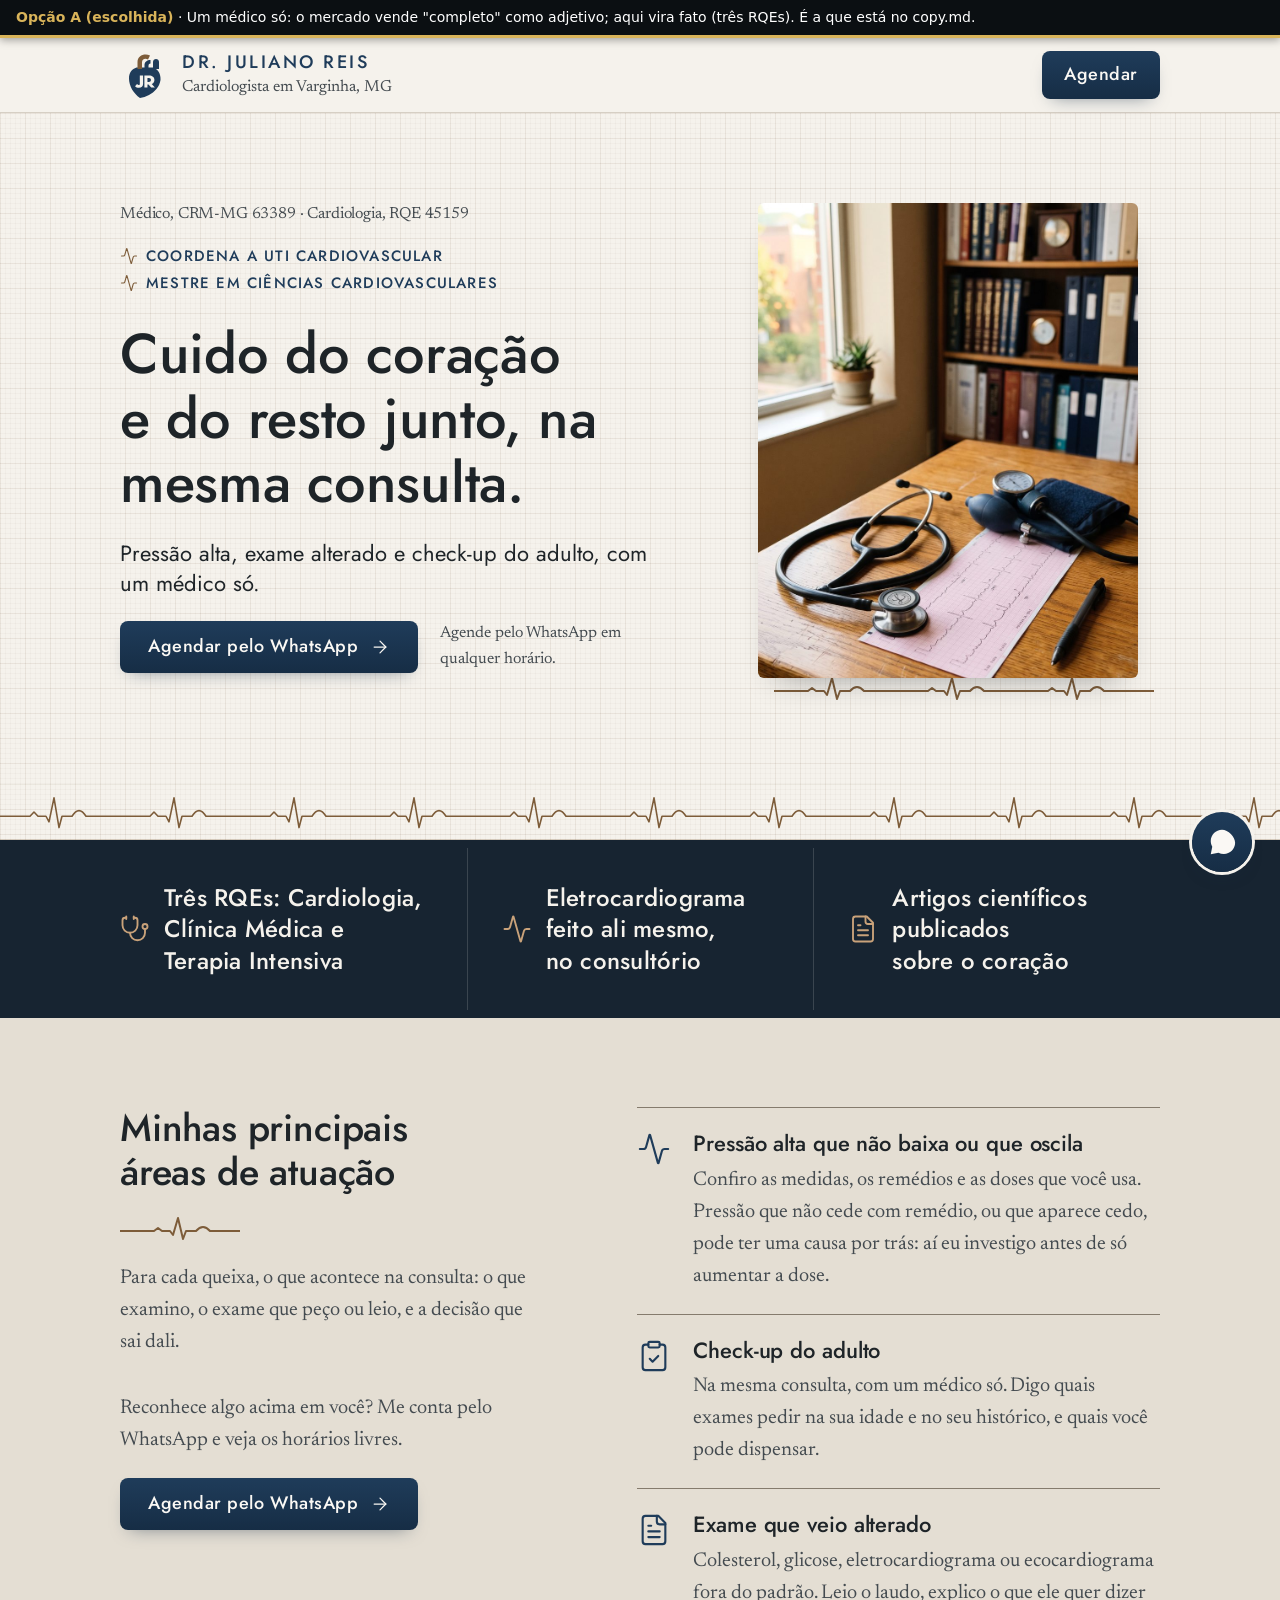
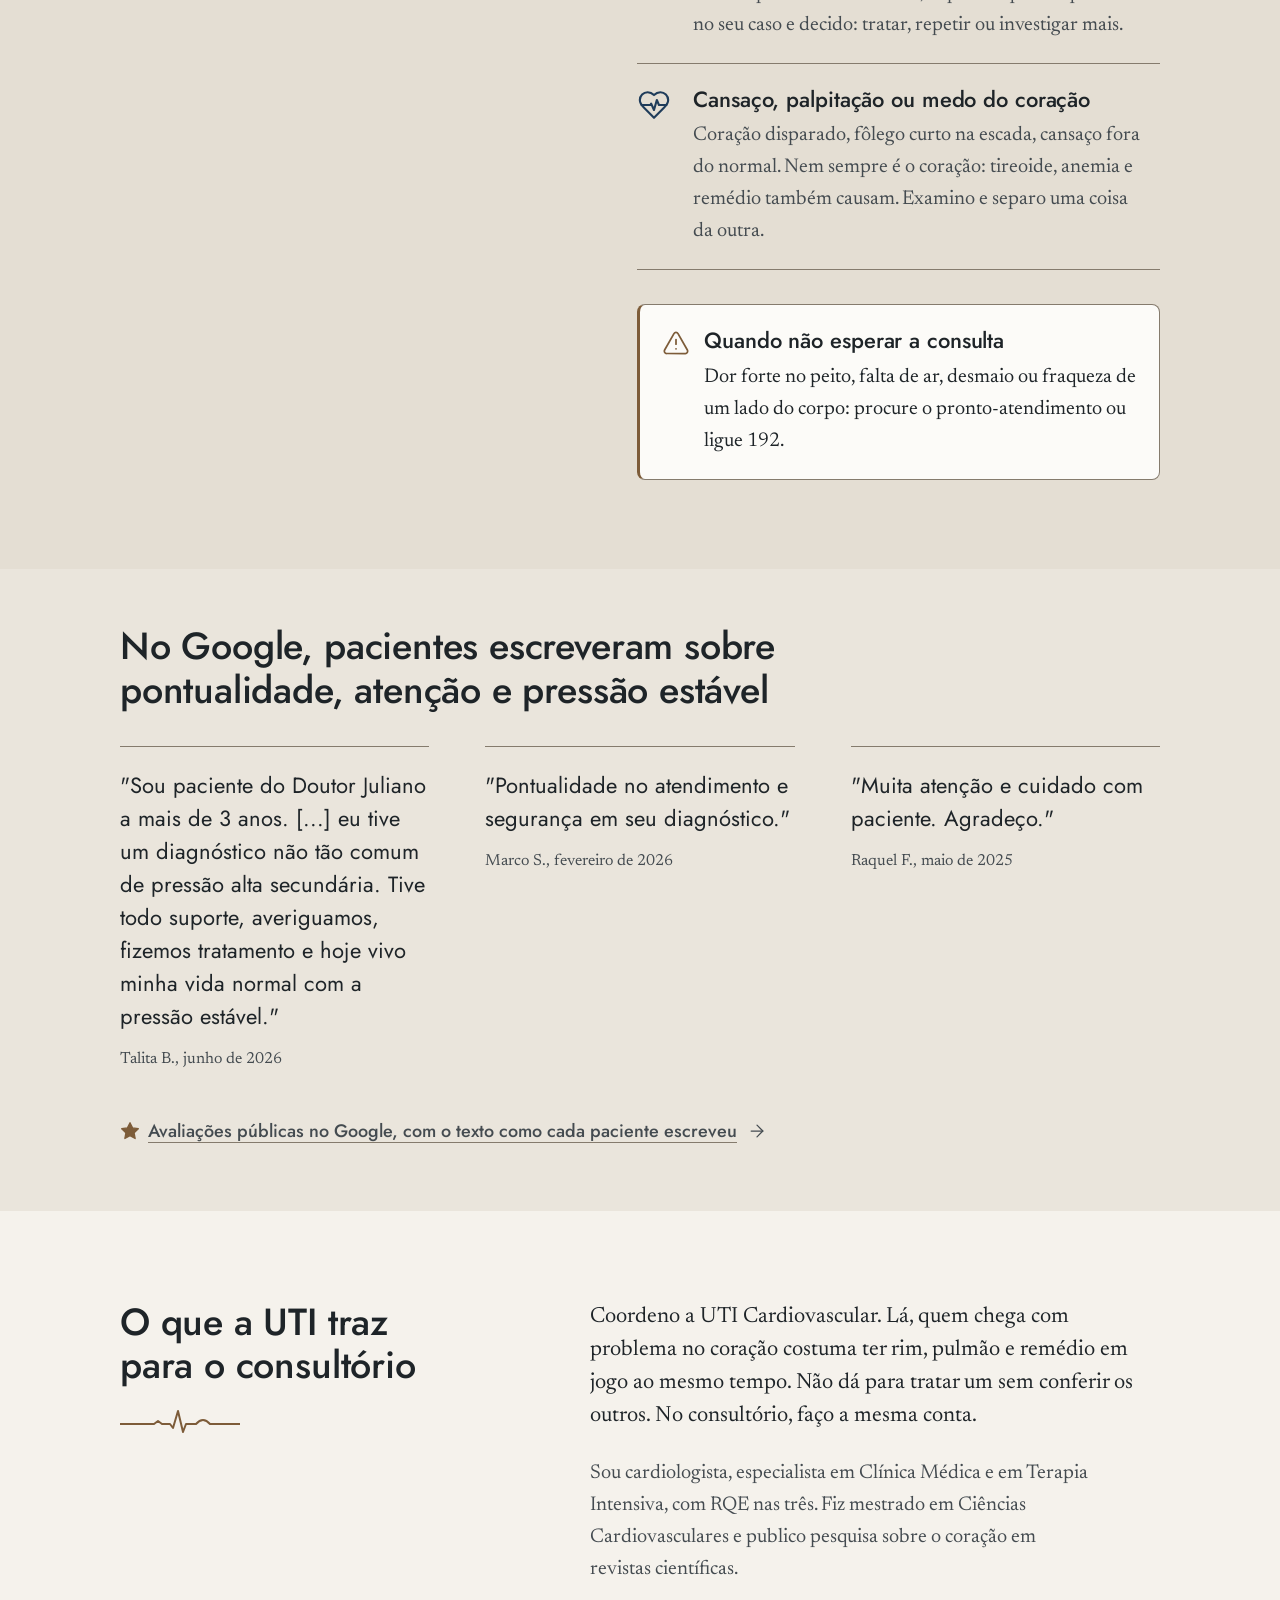
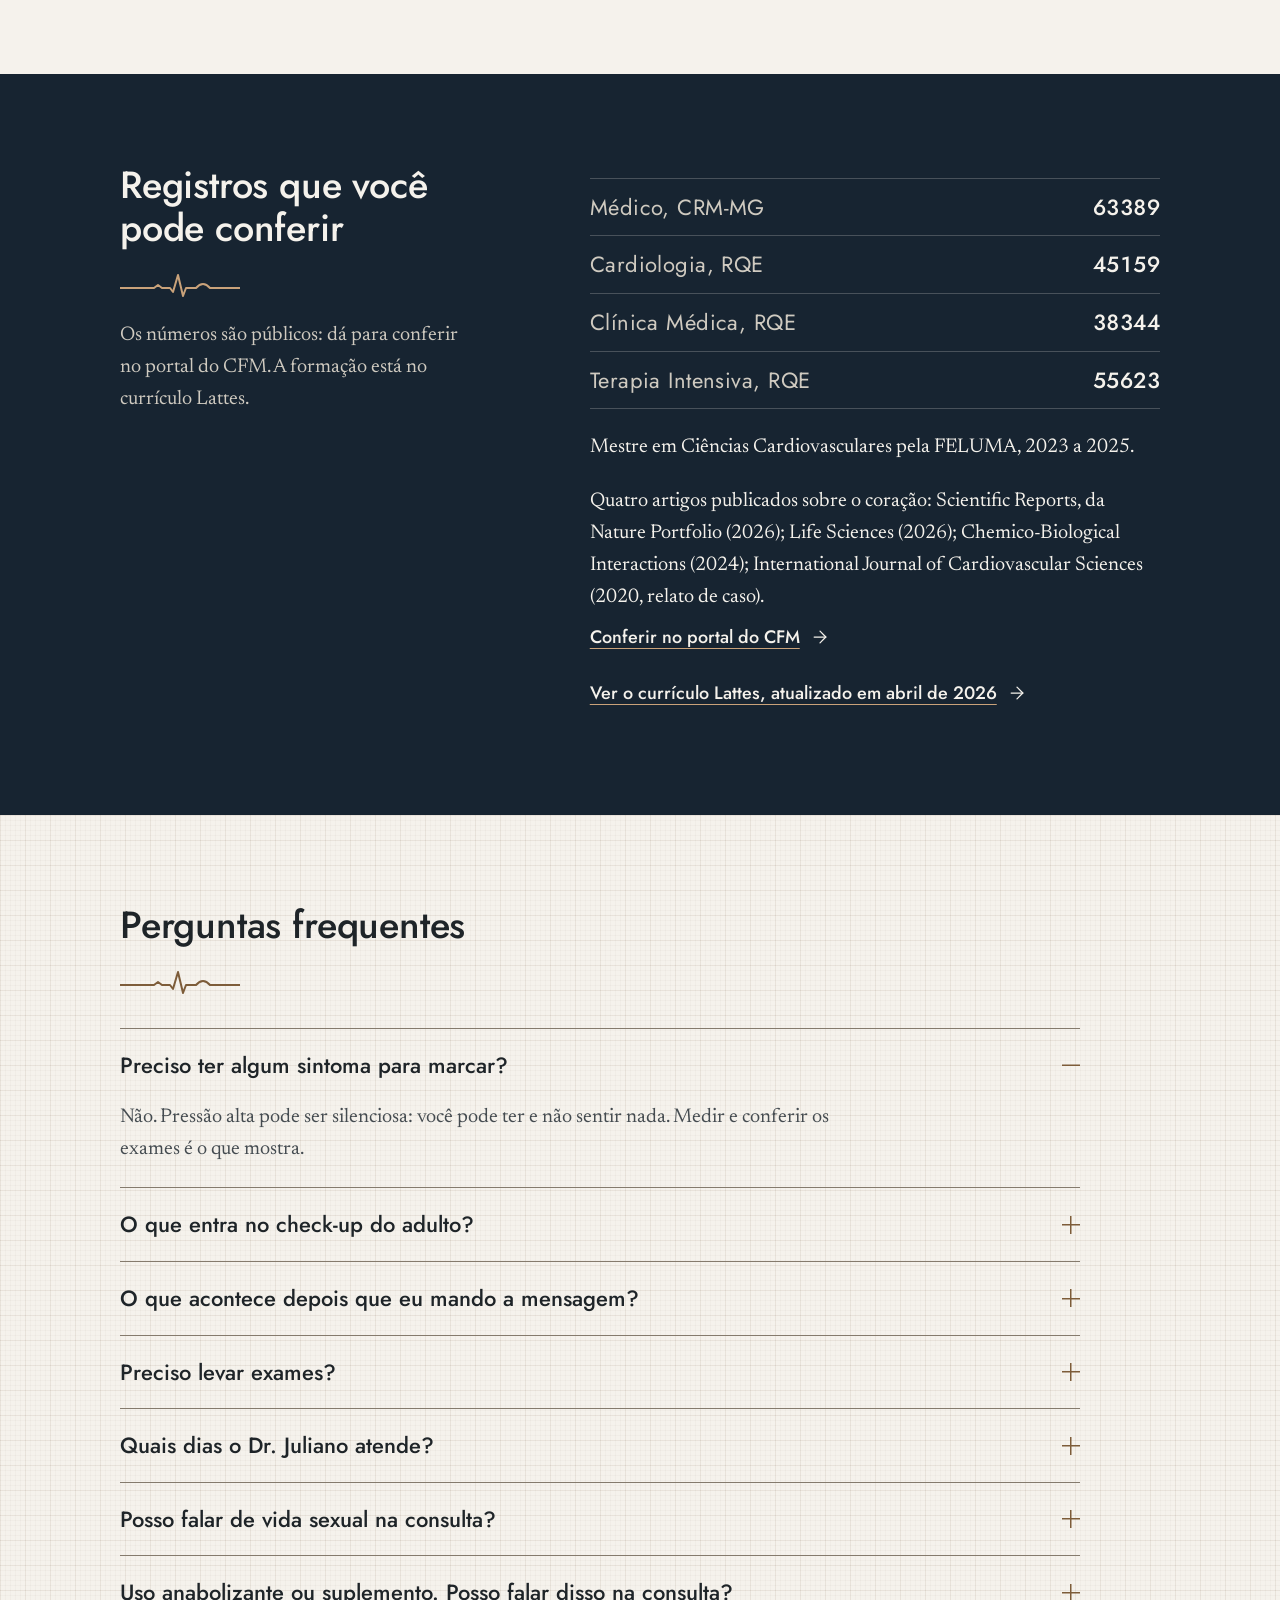
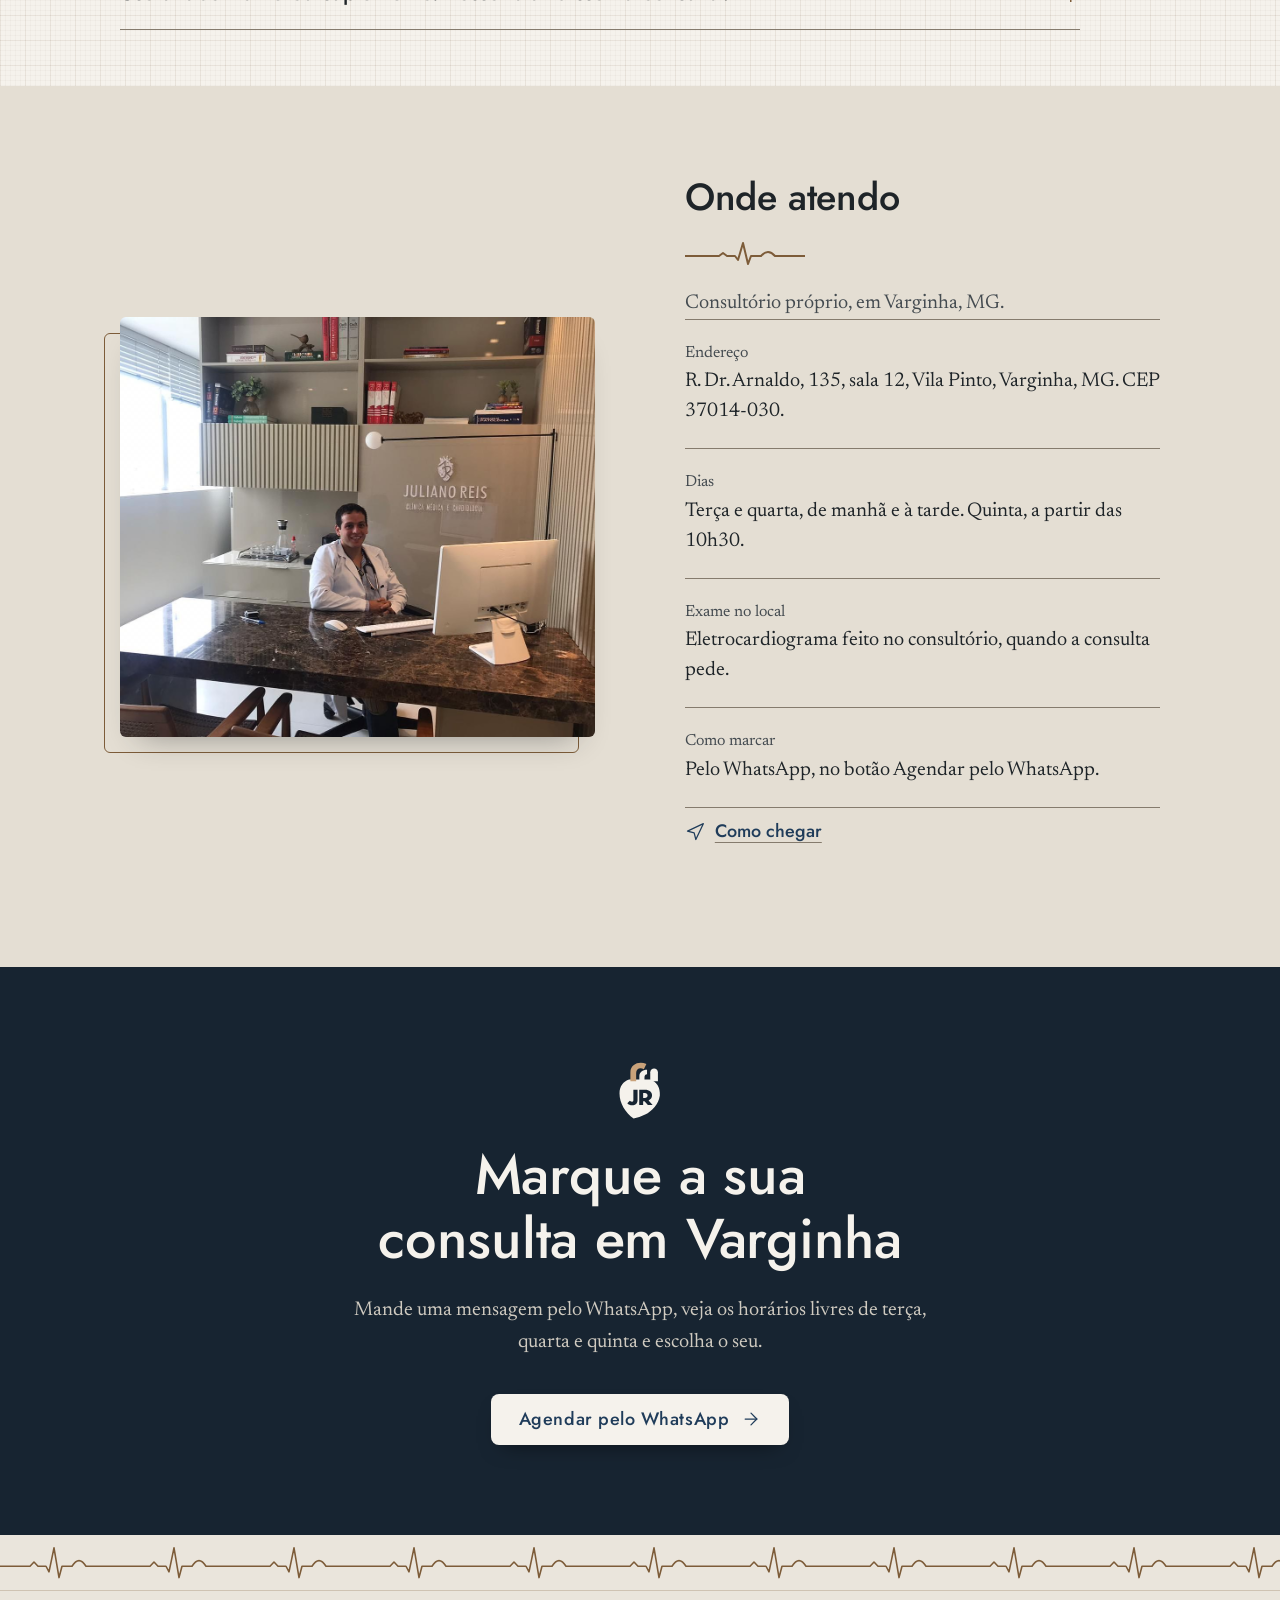
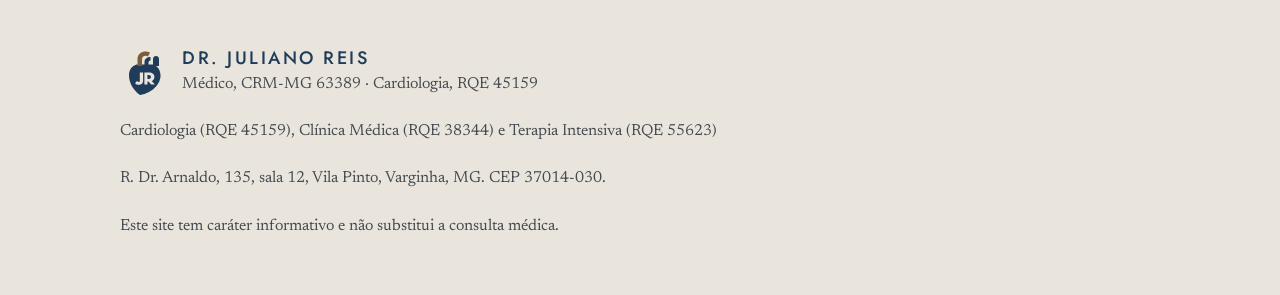
<file: a/index.html>
<!doctype html>
<html lang="pt-BR">
<head>
<meta charset="utf-8">
<meta name="viewport" content="width=device-width,initial-scale=1">
<title>Dr. Juliano Reis, cardiologista em Varginha (RQE 45159)</title>
<!--
Função: site do Dr. Juliano Reis (cardiologista e clínica médica, CRM-MG 63389, Varginha), página única na espinha do blueprint de LP de médico, mais a barra de autoridade (beneficios) e o widget de WhatsApp. O texto mora em copy.md (um bloco ## chave por pedaço); o index.html é gerado por marketing-agency/sites/_shared/monta_site.py e nunca se edita.
Data: 2026-11-09. Marca: external/doctors/juliano/wiki/concepts/marca-juliano (tokens.css copiado para assets/tokens.css, copia de deploy). Ícones: Lucide v0.475.0 (licença ISC), em sprite no começo do body.
Preview noindex em fcamara1109/juliano-lp. Premissas, desvios e pendências: README.md desta pasta.
-->
<meta name="description" content="Dr. Juliano Reis, médico (CRM-MG 63389) e cardiologista (RQE 45159) em Varginha, MG. Coordena a UTI Cardiovascular. Pressão alta, exame alterado e check-up do adulto, com um médico só.">
<meta name="theme-color" content="#F5F2EC">
<meta name="robots" content="noindex,nofollow">
<link rel="icon" type="image/svg+xml" href="img/favicon.svg">
<link rel="icon" type="image/png" sizes="32x32" href="img/favicon-32.png">
<link rel="apple-touch-icon" href="img/favicon-180.png">
<meta property="og:type" content="website">
<meta property="og:locale" content="pt_BR">
<meta property="og:site_name" content="Dr. Juliano Reis">
<meta property="og:title" content="Cuido do coração e do resto junto, na mesma consulta">
<meta property="og:description" content="Médico, CRM-MG 63389. Cardiologia, RQE 45159. Pressão alta, exame alterado e check-up do adulto em Varginha, MG.">
<meta name="twitter:card" content="summary_large_image">
<meta name="twitter:title" content="Cuido do coração e do resto junto, na mesma consulta">
<meta name="twitter:description" content="Médico, CRM-MG 63389. Cardiologia, RQE 45159. Pressão alta, exame alterado e check-up do adulto em Varginha, MG.">
<style>
/* ============================================================
   Dr. Juliano Reis, cardiologista e clínico (CRM-MG 63389)
   Identidade visual "Placa de pedra", versão 1, 09/11/2026

   Função: fonte única das cores, tipos, formas e movimento da marca.
   Base: direção B (evoluir), de exploracoes/direcoes-marca.html. Parte da placa do consultório
   (parede greige, letra em pedra clara, coração com o monograma JR) e corrige o que a placa não
   sustenta na tela: contraste de texto e cor de ação. Regras de uso: manual-marca.html.
   Aguardando o crivo do Dr. Juliano: nada aqui foi visto por ele.

   Importe por caminho, nunca copie os valores:
       <link rel="stylesheet" href=".../marca-juliano/tokens.css">

   Gabarito: python3 _shared/tools/gabarito_marca.py tokens.css manual-marca.html
   ============================================================ */

:root{
  /* ---------- superfície ---------- */
  --juliano-paper:      #F5F2EC;   /* creme de pedra, fundo de toda página */
  --juliano-paper-2:    #EAE5DC;   /* segunda dobra, faixa de apoio */
  --juliano-surface:    #FCFBF8;   /* cartão e campo sobre o creme */
  --juliano-hair:       #D6CFC4;   /* linha fina, só ornamento (o ripado). Nunca delimita controle */
  --juliano-hair-forte: #857B6D;   /* borda de controle: 3.72:1 sobre o creme, 4.02:1 sobre o cartão, 3.31:1 sobre a dobra */

  /* ---------- tinta ---------- */
  --juliano-ink:        #1E2428;   /* carvão de texto, 14.04:1 sobre o creme */
  --juliano-ink-2:      #444B50;   /* texto secundário, 7.94:1 sobre o creme, 7.07:1 sobre a dobra */
  --juliano-ink-3:      #586065;   /* rótulo e legenda, 5.74:1 sobre o creme, 5.11:1 sobre a dobra */

  /* ---------- ação: azul-noite ---------- */
  --juliano-accent:        #1F3C5A;   /* botão, link, coração do símbolo e nome na assinatura: 10.15:1 sobre o creme */
  --juliano-accent-deep:   #162D45;   /* hover do botão: 13.24:1 com o texto do botão */
  --juliano-on-accent:     #FAF8F4;   /* texto do botão: 10.69:1 */

  /* ---------- detalhe: bronze e pedra ---------- */
  --juliano-bronze:     #7D5C39;   /* aorta do símbolo e filete. Aguenta texto: 5.43:1 sobre o creme, 4.84:1 sobre a dobra */
  --juliano-pedra:      #E4DED3;   /* faixa de pedra (a letra da placa): superfície, com tinta por cima. ink-2 dá 6.62:1 */
  --juliano-greige:     #B8AEA0;   /* a parede da placa. Só preenchimento e foto: 1.96:1 sobre o creme, nunca letra */

  /* ---------- noite: o único fundo escuro ---------- */
  --juliano-night:      #172431;   /* faixa escura, avatar escuro, assinatura em fundo escuro */
  --juliano-on-night:   #F5F2EC;   /* texto sobre a noite, 14.10:1 */
  --juliano-on-night-2: #CFCAC0;   /* texto secundário sobre a noite, 9.65:1 */
  --juliano-bronze-claro: #C9A27A; /* bronze sobre a noite, 6.70:1 */

  /* ---------- semântico ----------
     A cor nunca vem sozinha: o rótulo escrito também diz. */
  --juliano-ok:         #2F6641;   /* 6.17:1 sobre o creme */
  --juliano-erro:       #A03A34;   /* 6.07:1 sobre o creme */

  /* ---------- tipografia ----------
     Jost no nome, nos títulos e nos botões: é a letra da placa, geométrica e de caixa-alta espaçada.
     Newsreader no texto: serifa de leitura, calma, que aguenta 20px sem cansar quem tem 50 anos ou mais. */
  --juliano-display: 'Jost', 'Avenir Next', 'Segoe UI', system-ui, sans-serif;
  --juliano-body:    'Newsreader', Georgia, 'Times New Roman', serif;

  /* Escala, em rem com o piso em px (o gabarito lê o primeiro px). Escolha de acessibilidade (legibilidade 50+, sem afirmar o público): corpo 20px,
     legenda 16px, nada abaixo de 15px nesta marca, rótulo incluso. */
  --juliano-t-display: clamp(32px, 1.6rem + 2.4vw, 3.5rem);
  --juliano-t-h2:      clamp(26px, 1.4rem + 1.2vw, 2.375rem);
  --juliano-t-h3:      max(22px, 1.375rem);
  --juliano-t-lede:    max(22px, 1.375rem);
  --juliano-t-corpo:   max(20px, 1.25rem);
  --juliano-t-legenda: max(16px, 1rem);
  --juliano-t-rotulo:  max(15px, 0.9375rem);
  --juliano-t-botao:   max(18px, 1.125rem);

  --juliano-lh-titulo:  1.15;
  --juliano-lh-corpo:   1.6;
  --juliano-lh-legenda: 1.6;

  --juliano-peso-titulo: 500;   /* Jost 500: o 400 afina demais no azul-noite */
  --juliano-peso-corpo:  400;
  --juliano-peso-botao:  500;

  /* caixa-alta espaçada: o jeito da placa de escrever o nome e o descritor */
  --juliano-track-nome:   .14em;
  --juliano-track-rotulo: .1em;
  --juliano-track-titulo: -.005em;

  /* ---------- espaço ---------- */
  --juliano-e-1:  8px;
  --juliano-e-2: 14px;
  --juliano-e-3: 22px;
  --juliano-e-4: 34px;
  --juliano-e-5: 56px;
  --juliano-e-6: clamp(64px, 7vw, 104px);

  --juliano-toque: 48px;   /* alvo mínimo de toque (acima dos 44px da WCAG 2.5.5, por acessibilidade) */

  /* ---------- forma ---------- */
  --juliano-r-btn:    8px;
  --juliano-r-cartao: 10px;
  --juliano-r-campo:  8px;
  --juliano-r-foto:   6px;

  /* ---------- grafismo: o ripado ----------
     O painel de madeira ripada da parede do consultório. Só em faixa larga (topo e rodapé do site, fundo de cartão),
     nunca atrás de texto corrido. */
  --juliano-ripado: repeating-linear-gradient(90deg, var(--juliano-hair) 0 1px, transparent 1px 14px);

  /* ---------- sombra: deslocada e macia, nunca halo ---------- */
  --juliano-sombra-btn:       0 8px 18px -10px rgba(22,45,69,.55);
  --juliano-sombra-btn-hover: 0 12px 22px -10px rgba(22,45,69,.6);
  --juliano-sombra-foto:      0 18px 30px -20px rgba(30,36,40,.45);

  /* ---------- movimento ---------- */
  --juliano-ease: cubic-bezier(.2,.7,.2,1);   /* saída exponencial */
  --juliano-dur:  .3s;
}

</style>
<noscript><style>button[data-wa],.wafloat{display:none!important}.sticky{display:flex!important}</style></noscript>
<style>
@font-face{font-family:'Jost';src:url([data-uri]) format('woff');font-weight:100 900;font-style:normal;font-display:swap}
@font-face{font-family:'Newsreader';src:url([data-uri]) format('woff');font-weight:200 800;font-style:normal;font-display:swap}

/* ---------- base ---------- */
*{box-sizing:border-box}
:root{
  --sticky-h:76px;
  --wrap-pad:clamp(20px,4.5vw,40px);
  --site-t-fio:clamp(20px,2vw,24px);   /* degrau proprio: linha da barra de autoridade, entre o corpo (20) e o h2 (26 a 38) */
}
html{-webkit-text-size-adjust:100%;scroll-behavior:smooth;scroll-padding-top:96px;scrollbar-color:var(--juliano-hair-forte) var(--juliano-paper-2);accent-color:var(--juliano-accent)}
body{margin:0;background:var(--juliano-paper);color:var(--juliano-ink);font-family:var(--juliano-body);font-weight:var(--juliano-peso-corpo);font-size:20px;line-height:1.6;-webkit-font-smoothing:antialiased;font-synthesis:none;caret-color:var(--juliano-accent);}
::selection{background:var(--juliano-accent);color:var(--juliano-on-accent)}
:focus-visible{outline:3px solid var(--juliano-accent);outline-offset:3px}
.beneficios :focus-visible,.prova :focus-visible,.cta-final :focus-visible{outline-color:var(--juliano-on-night)}
img{max-width:100%;height:auto}
svg{display:block}
p{margin:0 0 1.1em;max-width:62ch;text-wrap:pretty}
a{color:var(--juliano-accent);text-underline-offset:.2em;text-decoration-thickness:1px}
button{font:inherit;color:inherit}
.wrap{max-width:1120px;margin:0 auto;padding:0 var(--wrap-pad)}
.pular{position:absolute;left:-9999px;top:8px;z-index:100;background:var(--juliano-accent);color:var(--juliano-on-accent);padding:12px 18px;border-radius:var(--juliano-r-campo)}
.pular:focus{left:12px}
.ico{width:28px;height:28px;flex:none;fill:none;stroke:currentColor;stroke-width:1.5;stroke-linecap:round;stroke-linejoin:round}

/* ---------- tipos ---------- */
h1,h2,h3{margin:0;font-family:var(--juliano-display);font-weight:var(--juliano-peso-titulo);line-height:var(--juliano-lh-titulo);letter-spacing:var(--juliano-track-titulo);text-wrap:balance}
h1{font-size:clamp(32px,1.6rem + 2.4vw,56px)}
h2{font-size:clamp(26px,1.4rem + 1.2vw,38px)}
h3{font-size:22px;line-height:1.25}
.filete{display:block;width:44px;height:2px;margin:var(--juliano-e-3) 0 var(--juliano-e-3);background:var(--juliano-bronze,#7D5C39)}
.leg{font-size:var(--juliano-t-legenda);line-height:var(--juliano-lh-legenda);color:var(--juliano-ink-2)}

/* ---------- botao: azul-noite, um por dobra. Sobre a noite inverte (creme com letra azul-noite), senao some ---------- */
.btn{position:relative;display:inline-flex;align-items:center;justify-content:center;gap:12px;min-height:var(--juliano-toque);padding:14px 28px;border:0;border-radius:var(--juliano-r-btn);font-family:var(--juliano-display);font-weight:var(--juliano-peso-botao);font-size:var(--juliano-t-botao);line-height:1.3;letter-spacing:.03em;color:var(--juliano-on-accent);background:linear-gradient(180deg,var(--juliano-accent,#1F3C5A) 0%,var(--juliano-accent-deep) 100%);box-shadow:var(--juliano-sombra-btn);cursor:pointer;text-decoration:none;transition:transform var(--juliano-dur) var(--juliano-ease),box-shadow var(--juliano-dur) var(--juliano-ease),background var(--juliano-dur) var(--juliano-ease)}
.btn:hover{transform:translateY(-2px);box-shadow:var(--juliano-sombra-btn-hover);background:var(--juliano-accent-deep)}
.btn:active{transform:translateY(0)}
.btn .seta{width:20px;height:20px;transition:transform var(--juliano-dur) var(--juliano-ease)}
.btn:hover .seta{transform:translateX(4px)}
.btn.claro{background:var(--juliano-on-night);color:var(--juliano-accent);box-shadow:0 10px 22px -12px rgba(0,0,0,.6)}
.btn.claro:hover{background:#fff}
.link-seta{display:inline-flex;align-items:center;gap:10px;min-height:var(--juliano-toque);color:var(--juliano-accent);font-family:var(--juliano-display);font-weight:var(--juliano-peso-botao);font-size:var(--juliano-t-botao);text-decoration:underline;text-decoration-color:var(--juliano-hair-forte);text-decoration-thickness:1px;text-underline-offset:.3em;transition:text-decoration-color var(--juliano-dur) var(--juliano-ease)}
.link-seta:hover{text-decoration-color:var(--juliano-accent)}
.link-seta .ico{width:20px;height:20px}

/* ---------- header ---------- */
.topo-site{position:relative;z-index:40;background:var(--juliano-paper);border-bottom:1px solid var(--juliano-hair)}
.topo-site .wrap{display:flex;align-items:center;justify-content:space-between;gap:var(--juliano-e-3);padding-top:10px;padding-bottom:10px}
.marca{display:flex;align-items:center;gap:12px;text-decoration:none;min-width:0;color:var(--juliano-accent)}
.marca img{width:44px;height:44px;flex:none}
.wm{display:block;min-width:0}
.wm b{display:block;font-family:var(--juliano-display);font-weight:var(--juliano-peso-titulo);font-size:17px;line-height:1.1;letter-spacing:var(--juliano-track-nome);text-transform:uppercase;white-space:nowrap}
.wm span{display:block;margin-top:5px;font-size:var(--juliano-t-legenda);line-height:1.25;color:var(--juliano-ink-2)}
.topo-site .btn{display:none;min-height:var(--juliano-toque);padding:9px 22px}

/* ---------- hero: o eixo, o nome, uma linha de prova, um botao, o apoio ---------- */
.hero{position:relative;padding:var(--juliano-e-4) 0 0;background:var(--juliano-paper)}
.hero .wrap{display:grid;grid-template-columns:minmax(0,1fr);grid-template-areas:"reg" "chips" "h1" "sub" "acoes" "foto";row-gap:var(--juliano-e-2);align-items:start}
.hero .legal{grid-area:reg;margin:0;font-size:var(--juliano-t-rotulo);line-height:1.4;letter-spacing:-.01em;color:var(--juliano-ink-2)}
.chips{grid-area:chips;list-style:none;margin:0 0 var(--juliano-e-1);padding:0;display:flex;flex-wrap:wrap;gap:var(--juliano-e-1) var(--juliano-e-3)}
.chips li{display:inline-flex;align-items:center;gap:8px;font-family:var(--juliano-display);font-weight:var(--juliano-peso-titulo);font-size:15px;line-height:1.25;text-transform:uppercase;letter-spacing:.08em;color:var(--juliano-accent)}
.chips .ico{width:18px;height:18px;flex:none;color:var(--juliano-bronze)}
.hero h1{grid-area:h1}
.sub{grid-area:sub;margin:0;max-width:34em;font-family:var(--juliano-display);font-weight:400;font-size:var(--juliano-t-lede);line-height:1.4;color:var(--juliano-ink)}
.foto{grid-area:foto;position:relative;margin:0}
.foto img{display:block;width:100%;height:260px;object-fit:cover;object-position:50% 30%;border-radius:var(--juliano-r-foto);box-shadow:var(--juliano-sombra-foto);background:var(--juliano-greige)}
.acoes{grid-area:acoes;display:grid;gap:var(--juliano-e-2);justify-items:start}
.acoes .btn{width:100%}
.acoes .micro{margin:0}
/* o ripado do painel de madeira: faixa decorativa na base do hero, nunca atras de texto. O unico movimento autoral da pagina: varre da esquerda para a direita uma vez, na carga */
.ripado{display:block;height:44px;margin-top:var(--juliano-e-5);background:url(img/amb-ripado.jpg) center 30%/auto 180% repeat-x;border-top:1px solid var(--juliano-hair-forte)}
.js .ripado{animation:ripado-entra 1.3s .2s cubic-bezier(.16,1,.3,1) both}
@keyframes ripado-entra{from{clip-path:inset(0 100% 0 0)}to{clip-path:inset(0 0 0 0)}}

/* ---------- beneficios: a barra de autoridade, na noite. Tres objecoes diferentes, cada uma com seu icone ---------- */
.beneficios{background:var(--juliano-night,#172431);color:var(--juliano-on-night);padding:var(--juliano-e-1) 0}
.beneficios ul{list-style:none;margin:0;padding:0;display:grid}
.beneficios li{display:flex;align-items:center;gap:var(--juliano-e-2);padding:var(--juliano-e-3) 0;border-top:1px solid rgba(245,242,236,.16);font-family:var(--juliano-display);font-weight:var(--juliano-peso-titulo);font-size:var(--site-t-fio);line-height:1.3;letter-spacing:.01em;text-wrap:balance}
.beneficios li:first-child{border-top:0}
.beneficios .ico{width:30px;height:30px;color:var(--juliano-bronze-claro)}

/* ---------- servicos: pedra clara. Titulo e convite de um lado, lista com icone do outro (regua, sem cartao) ---------- */
.servicos{background:var(--juliano-pedra);padding:var(--juliano-e-6) 0}
.servicos .wrap{display:grid;gap:var(--juliano-e-5)}
.servicos .cab p{margin:0 0 var(--juliano-e-3);max-width:34em;color:var(--juliano-ink-2)}
.servicos .cab .fecho{margin-top:var(--juliano-e-4)}
.itens{list-style:none;margin:0;padding:0;border-bottom:1px solid var(--juliano-hair-forte)}
.item{display:grid;grid-template-columns:auto minmax(0,1fr);column-gap:var(--juliano-e-3);padding:var(--juliano-e-3) 0;border-top:1px solid var(--juliano-hair-forte)}
.item .ico{width:34px;height:34px;margin-top:2px;color:var(--juliano-accent)}
.item h3{margin:0 0 6px}
.item p{margin:0;color:var(--juliano-ink-2)}
.urgencia{margin-top:var(--juliano-e-4);display:grid;grid-template-columns:auto minmax(0,1fr);column-gap:var(--juliano-e-2);padding:var(--juliano-e-3);background:var(--juliano-surface);border:1px solid var(--juliano-hair-forte);border-left:3px solid var(--juliano-bronze);border-radius:var(--juliano-r-campo)}
.urgencia .ico{margin-top:2px;color:var(--juliano-bronze)}
.urgencia h3{margin:0 0 6px}
.urgencia p{margin:0;color:var(--juliano-ink)}

/* ---------- porque: papel. O titulo de um lado, a voz dele do outro ---------- */
.porque{background:var(--juliano-paper);padding:var(--juliano-e-6) 0}
.porque .wrap{display:grid;gap:var(--juliano-e-4)}
.porque .corpo p:last-child{margin-bottom:0}
.porque p{color:var(--juliano-ink-2)}
.porque .abre{font-size:var(--juliano-t-lede);line-height:1.5;color:var(--juliano-ink)}

/* ---------- prova: noite. Os registros em linha de placa (rotulo e numero no mesmo tamanho), ---------- */
.prova{background:var(--juliano-night);color:var(--juliano-on-night);padding:var(--juliano-e-6) 0}
.prova .wrap{display:grid;gap:var(--juliano-e-4)}
.prova .cab p{margin:0}
.prova .links{margin:0 0 var(--juliano-e-1)}
.prova h2{color:var(--juliano-on-night)}
.prova .filete{background:var(--juliano-bronze-claro)}
.prova p{color:var(--juliano-on-night-2)}
.regs{margin:var(--juliano-e-2) 0 0;padding:0;border-bottom:1px solid rgba(245,242,236,.22);max-width:34em}
.regs div{display:flex;justify-content:space-between;align-items:baseline;gap:var(--juliano-e-3);padding:var(--juliano-e-2) 0;border-top:1px solid rgba(245,242,236,.22)}
.regs dt,.regs dd{margin:0;font-family:var(--juliano-display);font-weight:var(--juliano-peso-titulo);font-size:var(--juliano-t-h3);line-height:1.3;letter-spacing:.02em}
.regs dt{color:var(--juliano-on-night-2);font-weight:400}
.regs dd{color:var(--juliano-on-night);font-variant-numeric:tabular-nums}
.prova .mestrado{margin:var(--juliano-e-3) 0 0;max-width:34em;color:var(--juliano-on-night)}
.prova .link-seta{color:var(--juliano-on-night);text-decoration-color:var(--juliano-bronze-claro)}
.prova .link-seta:hover{text-decoration-color:var(--juliano-on-night)}

/* ---------- avaliacoes: papel 2. Tres falas de pacientes, a fonte publica no fim. Sem nota numerica ---------- */
.avaliacoes{background:var(--juliano-paper-2);padding:var(--juliano-e-5) 0}
.avaliacoes .wrap{display:grid;gap:var(--juliano-e-4)}
.avaliacoes .vozes{list-style:none;margin:0;padding:0;display:grid;gap:var(--juliano-e-4)}
.avaliacoes .voz{margin:0;padding-top:var(--juliano-e-3);border-top:1px solid var(--juliano-hair-forte)}
.avaliacoes blockquote{margin:0}
.avaliacoes blockquote p{margin:0;font-family:var(--juliano-display);font-size:var(--juliano-t-lede);line-height:1.5;color:var(--juliano-ink)}
.avaliacoes .autor{margin:var(--juliano-e-2) 0 0;font-size:var(--juliano-t-legenda);color:var(--juliano-ink-2)}
.avaliacoes .fonte{margin:0;display:flex;align-items:center;gap:var(--juliano-e-1)}
.avaliacoes .fonte .estrela{width:20px;height:20px;flex:none;fill:var(--juliano-bronze);stroke:var(--juliano-bronze);stroke-width:1.5;stroke-linejoin:round}
.avaliacoes .link-seta{color:var(--juliano-ink-2)}

/* ---------- faq: papel, details e summary (funciona sem JavaScript) ---------- */
.faq{background:var(--juliano-paper);padding:var(--juliano-e-6) 0 var(--juliano-e-5)}
.faq .lista{margin-top:var(--juliano-e-4);max-width:48em;border-bottom:1px solid var(--juliano-hair-forte)}
.faq details{border-top:1px solid var(--juliano-hair-forte)}
.faq summary{display:flex;align-items:center;justify-content:space-between;gap:var(--juliano-e-3);min-height:var(--juliano-toque);padding:var(--juliano-e-3) 0;cursor:pointer;list-style:none;font-family:var(--juliano-display);font-weight:var(--juliano-peso-titulo);font-size:var(--juliano-t-h3);line-height:1.3;color:var(--juliano-ink);transition:color var(--juliano-dur) var(--juliano-ease)}
.faq summary::-webkit-details-marker{display:none}
.faq summary::after{content:"";flex:none;width:18px;height:18px;color:var(--juliano-bronze);background:linear-gradient(currentColor,currentColor) center/100% 1.5px no-repeat,linear-gradient(currentColor,currentColor) center/1.5px 100% no-repeat;transition:transform var(--juliano-dur) var(--juliano-ease)}
.faq details[open] summary::after{background:linear-gradient(currentColor,currentColor) center/100% 1.5px no-repeat;transform:rotate(180deg)}
.faq summary:hover{color:var(--juliano-accent)}
.faq details p{margin:0;padding:0 0 var(--juliano-e-3);max-width:38em;color:var(--juliano-ink-2)}

/* ---------- local: pedra clara. Foto do consultorio e as linhas de endereco, dia, consulta e como marcar ---------- */
.local{background:var(--juliano-pedra);padding:var(--juliano-e-6) 0}
.local .foto-c{display:block;margin:0}
.local .foto-c img{display:block;width:100%;height:clamp(190px,52vw,320px);object-fit:cover;object-position:50% 62%}
.local .wrap{display:grid;gap:var(--juliano-e-4)}
.local .cab p{margin:0;max-width:34em;color:var(--juliano-ink-2)}
.local dl{margin:0;border-bottom:1px solid var(--juliano-hair-forte)}
.local .linha-l{display:grid;row-gap:2px;padding:var(--juliano-e-3) 0;border-top:1px solid var(--juliano-hair-forte)}
.local dt{font-size:var(--juliano-t-legenda);line-height:1.4;color:var(--juliano-ink-2)}
.local dd{margin:0;line-height:1.5;color:var(--juliano-ink)}

/* ---------- cta-final: noite, fecha a descida ---------- */
.cta-final{background:var(--juliano-night);color:var(--juliano-on-night);text-align:center;padding:var(--juliano-e-6) 0}
.cta-final .wrap{display:grid;justify-items:center;gap:var(--juliano-e-3)}
.cta-final img{width:64px;height:64px}
.cta-final h2{font-size:clamp(32px,1.6rem + 2.4vw,56px);max-width:15em;color:var(--juliano-on-night)}
.cta-final p{margin:0;max-width:30em;color:var(--juliano-on-night-2)}
.cta-final .btn{margin-top:var(--juliano-e-2)}

/* ---------- rodape: faixa de ripado em cima, depois o aviso legal ---------- */
.rodape{background:var(--juliano-paper-2);padding:0 0 calc(var(--juliano-e-5) + var(--sticky-h) + env(safe-area-inset-bottom))}
.rodape .ripado{margin:0 0 var(--juliano-e-5)}
.js .rodape .ripado{animation:none}
.rodape .wrap{display:grid;gap:var(--juliano-e-3)}
.rodape p{margin:0;max-width:52em}
.rodape .esp,.rodape .end{color:var(--juliano-ink-2)}

/* ---------- float (desktop) e sticky (mobile) ---------- */
.wafloat{display:none}
.sticky{position:fixed;left:0;right:0;bottom:0;z-index:50;display:flex;justify-content:center;background:var(--juliano-paper);border-top:1px solid var(--juliano-hair);padding:10px 16px calc(10px + env(safe-area-inset-bottom));box-shadow:0 -12px 24px -18px rgba(30,36,40,.4)}
.sticky .btn{width:min(100%,360px)}
#wa-modal .online .dot{display:none}

@media (min-width:560px){
  .acoes{grid-auto-flow:column;justify-content:start;align-items:center;gap:var(--juliano-e-3)}
  .acoes .btn{width:auto}
}
@media (min-width:880px){
  .rodape{padding-bottom:var(--juliano-e-5)}
  .sticky{display:none}
  .wafloat{display:flex}
  .topo-site{position:sticky;top:0}
  .topo-site .btn{display:inline-flex}
  .topo-site .wrap{padding-top:12px;padding-bottom:12px}
  .marca img{width:50px;height:50px}
  .wm b{font-size:18px}
  .hero{padding-top:var(--juliano-e-6)}
  .hero .wrap{grid-template-columns:minmax(0,1.15fr) minmax(0,.85fr);grid-template-areas:"reg foto" "chips foto" "h1 foto" "sub foto" "acoes foto" ". foto";grid-template-rows:auto auto auto auto auto 1fr;column-gap:var(--juliano-e-6);row-gap:var(--juliano-e-3);align-items:start}
  .hero .legal{font-size:var(--juliano-t-legenda)}
  .foto{width:100%;max-width:380px;justify-self:end;margin-right:var(--juliano-e-3)}
  .foto::before{content:"";position:absolute;inset:16px -16px -16px 16px;border:1px solid var(--juliano-bronze);border-radius:var(--juliano-r-foto);z-index:0}
  .foto img{position:relative;z-index:1;width:100%;height:auto;aspect-ratio:4/5;object-position:50% 50%}
  .ripado{height:56px;margin-top:var(--juliano-e-6)}
  .beneficios ul{grid-template-columns:repeat(3,minmax(0,1fr))}
  .beneficios li{border-top:0;border-left:1px solid rgba(245,242,236,.16);padding:var(--juliano-e-4) var(--juliano-e-4)}
  .beneficios li:first-child{border-left:0;padding-left:0}
  .servicos .wrap{grid-template-columns:minmax(0,.9fr) minmax(0,1.1fr);column-gap:var(--juliano-e-6);align-items:start}
  .servicos .cab{position:sticky;top:112px}
  .porque .wrap,.prova .wrap{grid-template-columns:minmax(0,.8fr) minmax(0,1.2fr);column-gap:var(--juliano-e-6);align-items:start}
  .porque .cab,.prova .cab{position:sticky;top:112px}
  .local{padding:var(--juliano-e-6) 0}
  .local .wrap{grid-template-columns:minmax(0,1fr) minmax(0,1fr);column-gap:var(--juliano-e-6);align-items:center}
  .local .foto-c{grid-column:1;grid-row:1;margin:0;position:relative}
  .local .foto-c::before{content:"";position:absolute;inset:16px 16px -16px -16px;border:1px solid var(--juliano-bronze);border-radius:var(--juliano-r-foto);z-index:0}
  .local .foto-c img{position:relative;z-index:1;height:420px;border-radius:var(--juliano-r-foto);box-shadow:var(--juliano-sombra-foto)}
  .local .corpo{grid-column:2;grid-row:1}
  .avaliacoes .vozes{grid-template-columns:repeat(3,minmax(0,1fr));gap:var(--juliano-e-5)}
  .wafloat{width:60px}
}
@media (max-width:879px){.wafloat{display:none!important}}
@media (max-width:359px){.wm b{font-size:15px;letter-spacing:.1em}.marca img{width:38px;height:38px}.btn{padding-left:20px;padding-right:20px}}
@media (prefers-reduced-motion:reduce){
  html{scroll-behavior:auto}
  *,*::before,*::after{animation-duration:.01ms!important;animation-delay:0s!important;transition-duration:.01ms!important}
}
/* ---------- grafismo proprio: o tracado do eletro e o papel milimetrado (Felipe, 15/11/2026; direcao "A + papel" de v2/direcoes/).
   O batimento substitui o filete curto que ML e Isabella tambem usam; o papel entra so no topo e nas perguntas, com parcimonia ---------- */
.filete{width:120px;height:24px;background:url("data:image/svg+xml;utf8,<svg xmlns='http://www.w3.org/2000/svg' viewBox='0 0 120 24' preserveAspectRatio='none'><path d='M0 15H34l4-3 4 3h8l3 4 5-17 5 21 3-8h10q7-8 14 0H120' fill='none' stroke='%237D5C39' stroke-width='2' stroke-linejoin='round' stroke-linecap='round' vector-effect='non-scaling-stroke'/></svg>") left center/120px 24px no-repeat}
.prova .filete{background:transparent left center/120px 24px no-repeat;background-image:url("data:image/svg+xml;utf8,<svg xmlns='http://www.w3.org/2000/svg' viewBox='0 0 120 24' preserveAspectRatio='none'><path d='M0 15H34l4-3 4 3h8l3 4 5-17 5 21 3-8h10q7-8 14 0H120' fill='none' stroke='%23C9A27A' stroke-width='2' stroke-linejoin='round' stroke-linecap='round' vector-effect='non-scaling-stroke'/></svg>")}
.hero,.faq{background:linear-gradient(rgba(125,92,57,.07) 1px,transparent 1px) 0 0/25px 25px,linear-gradient(90deg,rgba(125,92,57,.07) 1px,transparent 1px) 0 0/25px 25px,linear-gradient(rgba(125,92,57,.03) 1px,transparent 1px) 0 0/5px 5px,linear-gradient(90deg,rgba(125,92,57,.03) 1px,transparent 1px) 0 0/5px 5px,var(--juliano-paper)}
.ripado{height:56px;background:url("data:image/svg+xml;utf8,<svg xmlns='http://www.w3.org/2000/svg' viewBox='0 0 1200 24' preserveAspectRatio='none'><path d='M0 15H30l4-3 4 3h8l3 4 5-17 5 21 3-8h10q7-8 14 0H150l4-3 4 3h8l3 4 5-17 5 21 3-8h10q7-8 14 0H270l4-3 4 3h8l3 4 5-17 5 21 3-8h10q7-8 14 0H390l4-3 4 3h8l3 4 5-17 5 21 3-8h10q7-8 14 0H510l4-3 4 3h8l3 4 5-17 5 21 3-8h10q7-8 14 0H630l4-3 4 3h8l3 4 5-17 5 21 3-8h10q7-8 14 0H750l4-3 4 3h8l3 4 5-17 5 21 3-8h10q7-8 14 0H870l4-3 4 3h8l3 4 5-17 5 21 3-8h10q7-8 14 0H990l4-3 4 3h8l3 4 5-17 5 21 3-8h10q7-8 14 0H1110l4-3 4 3h8l3 4 5-17 5 21 3-8h10q7-8 14 0H1200' fill='none' stroke='%237D5C39' stroke-width='1.6' stroke-linejoin='round' stroke-linecap='round' vector-effect='non-scaling-stroke'/></svg>") left center/1200px 34px repeat-x,linear-gradient(rgba(125,92,57,.07) 1px,transparent 1px) 0 0/25px 25px,linear-gradient(90deg,rgba(125,92,57,.07) 1px,transparent 1px) 0 0/25px 25px,linear-gradient(rgba(125,92,57,.03) 1px,transparent 1px) 0 0/5px 5px,linear-gradient(90deg,rgba(125,92,57,.03) 1px,transparent 1px) 0 0/5px 5px,var(--juliano-paper);border-top:0;border-bottom:1px solid rgba(125,92,57,.25)}
.js .ripado{animation:traco 2.4s .3s cubic-bezier(.65,0,.35,1) both}
@keyframes traco{from{clip-path:inset(0 100% 0 0)}to{clip-path:inset(0 0 0 0)}}
.rodape .ripado{background:url("data:image/svg+xml;utf8,<svg xmlns='http://www.w3.org/2000/svg' viewBox='0 0 1200 24' preserveAspectRatio='none'><path d='M0 15H30l4-3 4 3h8l3 4 5-17 5 21 3-8h10q7-8 14 0H150l4-3 4 3h8l3 4 5-17 5 21 3-8h10q7-8 14 0H270l4-3 4 3h8l3 4 5-17 5 21 3-8h10q7-8 14 0H390l4-3 4 3h8l3 4 5-17 5 21 3-8h10q7-8 14 0H510l4-3 4 3h8l3 4 5-17 5 21 3-8h10q7-8 14 0H630l4-3 4 3h8l3 4 5-17 5 21 3-8h10q7-8 14 0H750l4-3 4 3h8l3 4 5-17 5 21 3-8h10q7-8 14 0H870l4-3 4 3h8l3 4 5-17 5 21 3-8h10q7-8 14 0H990l4-3 4 3h8l3 4 5-17 5 21 3-8h10q7-8 14 0H1110l4-3 4 3h8l3 4 5-17 5 21 3-8h10q7-8 14 0H1200' fill='none' stroke='%237D5C39' stroke-width='1.6' stroke-linejoin='round' stroke-linecap='round' vector-effect='non-scaling-stroke'/></svg>") left center/1200px 34px repeat-x}
@media (prefers-reduced-motion:reduce){.js .ripado{animation:none}}
@media (min-width:880px){.foto::before{border:0;border-radius:0;inset:auto -16px -22px 16px;height:24px;background:url("data:image/svg+xml;utf8,<svg xmlns='http://www.w3.org/2000/svg' viewBox='0 0 120 24' preserveAspectRatio='none'><path d='M0 15H34l4-3 4 3h8l3 4 5-17 5 21 3-8h10q7-8 14 0H120' fill='none' stroke='%237D5C39' stroke-width='2' stroke-linejoin='round' stroke-linecap='round' vector-effect='non-scaling-stroke'/></svg>") left/120px 24px repeat-x}}
/* topo em tela cheia no celular, como a ML (Felipe, 16/11/2026): imagem sem rosto do consultorio de cardiologia
   (gerada, opcao C de topo/) ate o Juliano mandar fotos boas; o texto fica por cima, num degrade escuro */
@media (max-width:879px){
.hero{padding:0;background:#141a1f;overflow:hidden}
.hero .wrap{position:relative;min-height:calc(100svh - 150px);padding-top:0;padding-bottom:24px;grid-template-areas:"." "reg" "chips" "h1" "sub" "acoes";grid-template-rows:1fr auto auto auto auto auto;row-gap:10px}
.hero .wrap::before{content:"";position:absolute;inset:0 -16px;background:linear-gradient(180deg,rgba(20,26,31,0) 25%,rgba(20,26,31,.82) 50%,rgba(20,26,31,.97) 100%),url(img/hero-mesa.jpg) 60% 40%/cover no-repeat;z-index:0}
.hero .wrap>*{position:relative;z-index:1}
.hero .foto{display:none}
.hero .legal,.hero .sub{color:#E9E4DC}
.hero h1{color:#fff}
.hero .chips li{color:#F1D9B8}
.hero .chips .ico{color:#E2B98A}
.hero .ripado{display:none}
}
</style>
<style>
/* widget:inicio */
  /* tema do widget — defaults neutros via :where() (especificidade 0) pra que
     um override #wa-modal{...} na LP sempre vença, em qualquer ordem no documento */
  :where(#wa-modal), :where(.wafloat){
    --wa:#25D366;                 /* verde WhatsApp (fixo) */
    --wa-head-a:#3a6ea5;          /* gradiente do header (claro) */
    --wa-head-b:#1f3b5c;          /* gradiente do header (escuro) + texto forte */
    --wa-accent:#f5a623;          /* destaque: foco do input, número em evidência */
    --wa-accent-d:#d98614;
    --wa-band:#eef2f6;            /* faixa clara (barra online) */
    --wa-surface:#fff;
    --wa-line:#e6e6e6;
    --wa-ink:#333;
    --wa-muted:#8a8a8a;
    --wa-head-font:'Poppins',system-ui,sans-serif;
    --wa-body-font:'Montserrat',system-ui,sans-serif;
  }

  /* botão flutuante (gatilho default; opcional) */
  .wafloat{position:fixed;right:22px;bottom:22px;width:56px;height:56px;border-radius:50%;background:var(--wa);
    display:flex;align-items:center;justify-content:center;box-shadow:0 8px 22px rgba(0,0,0,.25);z-index:45;cursor:pointer;border:0;}
  .wafloat svg{width:30px;height:30px;fill:#fff;}

  #wa-modal{border:none;background:transparent;padding:0;max-width:100%;position:fixed;inset:0;margin:auto;height:max-content;overflow:visible;}
  #wa-modal::backdrop{background:rgba(20,20,20,.55);}
  #wa-modal .widget{width:360px;max-width:92vw;background:var(--wa-surface);border-radius:22px;box-shadow:0 30px 70px -25px rgba(0,0,0,.45);overflow:hidden;position:relative;font-family:var(--wa-body-font);color:var(--wa-ink);}
  #wa-modal .wa-close{position:absolute;top:11px;right:13px;z-index:5;width:30px;height:30px;border:none;border-radius:50%;background:rgba(255,255,255,.22);color:#fff;font-size:14px;cursor:pointer;line-height:1;display:grid;place-items:center;}
  #wa-modal .wa-close:hover{background:rgba(255,255,255,.4);}
  #wa-modal .screen{display:none;}
  #wa-modal .screen.active{display:block;animation:wafade .3s ease;}
  @keyframes wafade{from{opacity:0;transform:translateY(6px);}to{opacity:1;transform:none;}}
  #wa-modal .whead{background:linear-gradient(135deg,var(--wa-head-a),var(--wa-head-b));color:#fff;padding:1.15rem 3.4rem 1.25rem 1.25rem;display:flex;align-items:center;gap:.85rem;}  /* 3.4rem à direita: o texto não passa por baixo do botão fechar */
  #wa-modal .avatar{flex:none;width:56px;height:56px;border-radius:50%;position:relative;background:rgba(255,255,255,.18);border:2.5px solid rgba(255,255,255,.85);display:grid;place-items:center;}
  #wa-modal .avatar svg{width:30px;height:30px;}
  #wa-modal .avatar img{display:block;width:100%;height:100%;border-radius:50%;object-fit:cover;object-position:50% 20%;}  /* opcional: foto no lugar do ícone (class="avatar foto") */
  #wa-modal .avatar .on{position:absolute;right:1px;bottom:1px;width:13px;height:13px;border-radius:50%;background:var(--wa);border:2.5px solid var(--wa-head-b);}
  #wa-modal .who{display:flex;flex-direction:column;gap:2px;min-width:0;}
  #wa-modal .nm{font-family:var(--wa-head-font);font-weight:700;font-size:1.15rem;letter-spacing:-.01em;}
  #wa-modal .cred{display:block;margin:0;padding:0;border:0;font-size:.72rem;font-weight:500;color:rgba(255,255,255,.92);line-height:1.35;}  /* display/margin/padding/border: a LP pode ter .cred proprio (bloco de credenciais) e ele nao pode vazar pro modal */
  #wa-modal .online{display:flex;align-items:center;gap:.45rem;padding:.55rem 1.25rem;background:var(--wa-band);font-size:.74rem;font-weight:600;color:var(--wa-head-b);}
  #wa-modal .online .dot{width:7px;height:7px;border-radius:50%;background:var(--wa);box-shadow:0 0 0 3px rgba(37,211,102,.25);}
  #wa-modal .wbody{padding:1.2rem 1.25rem 1.4rem;}
  #wa-modal .lead-line{font-family:var(--wa-head-font);font-size:1.3rem;font-weight:600;line-height:1.25;letter-spacing:-.01em;margin-bottom:1rem;color:var(--wa-head-b);}
  #wa-modal .field{display:block;margin-bottom:1rem;}
  #wa-modal .field .lbl{display:block;font-size:.74rem;font-weight:600;color:var(--wa-head-b);margin-bottom:.35rem;}
  #wa-modal .field input{width:100%;height:48px;border-radius:12px;border:1.5px solid var(--wa-line);background:#fff;color:var(--wa-ink);padding:0 .9rem;font-size:1rem;font-family:var(--wa-body-font);outline:none;transition:border-color .15s,box-shadow .15s;}
  #wa-modal .field input::placeholder{color:#b3b3b3;}
  #wa-modal .field input:focus{border-color:var(--wa-accent);box-shadow:0 0 0 3px rgba(245,166,35,.22);}
  #wa-modal .field input.wa-err,#wa-modal .field input.wa-err:focus{border-color:#e5484d;box-shadow:0 0 0 3px rgba(229,72,77,.2);}
  #wa-modal .wa-err-msg{display:block;margin-top:.4rem;font-size:.74rem;font-weight:600;color:#e5484d;line-height:1.35;}
  #wa-modal .btn{width:100%;height:52px;border:none;border-radius:12px;cursor:pointer;display:flex;align-items:center;justify-content:center;gap:.55rem;font-family:var(--wa-head-font);font-size:1rem;font-weight:600;color:#fff;background:var(--wa);transition:filter .15s,transform .1s;}
  #wa-modal .btn:hover{filter:brightness(1.05);}
  #wa-modal .btn:active{transform:translateY(1px);}
  #wa-modal .btn .wa-ic{width:21px;height:21px;}
  #wa-modal .warn-body{padding:1.2rem 1.25rem 1.4rem;}
  #wa-modal .notice{background:#FFF4E8;border:1.5px solid #FFD8AC;border-radius:16px;padding:1.15rem 1.2rem 1.25rem;margin-bottom:1.1rem;}
  #wa-modal .notice-head{display:inline-flex;align-items:center;gap:.55rem;padding:.5rem .95rem;margin-bottom:.95rem;border-radius:999px;background:var(--wa-accent-d);color:#fff;font-family:var(--wa-head-font);font-weight:700;font-size:.98rem;letter-spacing:.01em;}
  #wa-modal .notice-head .ic{width:1.2rem;height:1.2rem;}
  #wa-modal .notice p{font-size:1rem;line-height:1.55;color:var(--wa-ink);margin:0 0 .65rem;}
  #wa-modal .notice p:last-child{margin-bottom:0;}
  #wa-modal .notice b{font-weight:700;}
  #wa-modal .notice .num{font-family:var(--wa-head-font);font-weight:700;color:var(--wa-accent-d);white-space:nowrap;}
  #wa-modal .num-reinforce{text-align:center;font-size:.9rem;color:var(--wa-accent-d);margin:.8rem 0 0;}
  #wa-modal .num-reinforce b{font-family:var(--wa-head-font);font-weight:700;color:var(--wa-head-b);white-space:nowrap;}
  #wa-modal .back{display:block;width:100%;text-align:center;margin-top:.75rem;background:none;border:none;color:var(--wa-muted);font-size:.8rem;cursor:pointer;font-family:var(--wa-body-font);}
  #wa-modal .back:hover{color:var(--wa-head-b);}

#wa-modal,.wafloat{
  --wa:#25D366;
  --wa-head-a:var(--juliano-accent);--wa-head-b:var(--juliano-accent-deep,var(--juliano-accent));
  --wa-accent:var(--juliano-accent);--wa-accent-d:var(--juliano-accent-deep,var(--juliano-accent));
  --wa-band:var(--juliano-paper-2,var(--juliano-paper));--wa-surface:var(--juliano-surface);--wa-line:var(--juliano-hair-forte);
  --wa-ink:var(--juliano-ink);--wa-muted:var(--juliano-ink-3);
  --wa-head-font:var(--juliano-display);--wa-body-font:var(--juliano-body);
}
#wa-modal .widget{width:400px;max-height:calc(100dvh - 24px);overflow-y:auto;border-radius:20px}
#wa-modal .wa-close{width:44px;height:44px;top:8px;right:8px;background:var(--juliano-paper-2,var(--juliano-paper));color:var(--juliano-ink);border:1px solid var(--juliano-hair)}
#wa-modal .wa-close svg{width:18px;height:18px}
#wa-modal .nm{font-size:1.25rem}
#wa-modal .cred{font-size:.875rem;line-height:1.4}
#wa-modal .online{font-size:.9375rem;font-weight:500;color:var(--juliano-ink)}
#wa-modal .lead-line{color:var(--juliano-ink)}
#wa-modal .field .lbl{font-size:.9375rem;color:var(--juliano-ink)}
#wa-modal .field input{font-size:1.125rem;height:52px}
#wa-modal .wa-hint{margin:.5rem 0 1.1rem;font-size:.9375rem;line-height:1.45;color:var(--juliano-ink-2)}
#wa-modal .wa-err-msg{font-size:1rem;font-weight:500;color:var(--juliano-erro,#A03A34)}
#wa-modal .field input.wa-err,#wa-modal .field input.wa-err:focus{border-color:var(--juliano-erro,#A03A34);box-shadow:0 0 0 3px color-mix(in srgb,var(--juliano-erro,#A03A34) 20%,transparent)}
#wa-modal .btn{background:#1A7F43}  /* verde WhatsApp escurecido: texto branco a 5:1 (o #25D366 dava 1,98:1) */
#wa-modal .btn:hover{background:#156B38;filter:none}
#wa-modal .btn .wa-ic{fill:currentColor}
#wa-modal .warn-body{padding-top:3.5rem}  /* o X ocupa a faixa de cima na tela do aviso */
#wa-modal .notice p{font-size:1.0625rem}
#wa-modal .back{font-size:1rem;min-height:44px}
/* flutuante na cor da marca, com anel do fundo: sem ele o botao some sobre faixas de cor */
.wafloat{right:28px;bottom:28px;width:60px;height:60px;background:var(--juliano-cta-gradient,linear-gradient(180deg,var(--juliano-accent) 0%,var(--juliano-accent-deep,var(--juliano-accent)) 100%));box-shadow:0 0 0 3px var(--juliano-paper),var(--juliano-sombra-btn,0 0 0 0 transparent);transition:transform var(--juliano-dur,.2s) var(--juliano-ease,ease),box-shadow var(--juliano-dur,.2s) var(--juliano-ease,ease)}
.wafloat svg{fill:var(--juliano-on-accent)}
.wafloat:hover{transform:translateY(-2px);box-shadow:0 0 0 3px var(--juliano-paper),var(--juliano-sombra-btn-hover,var(--juliano-sombra-btn,0 0 0 0 transparent))}
@media (prefers-reduced-motion:reduce){#wa-modal .screen.active{animation:none}}
/* widget:fim */
</style>
<style>
/* so esconde depois que o script confirma que roda (html.rv) */
.rv [data-rv]:not(.in){opacity:0;transform:translateY(18px)}
.rv [data-rv]{transition:opacity .7s cubic-bezier(.16,1,.3,1),transform .7s cubic-bezier(.16,1,.3,1)}
.rv [data-rv].in{opacity:1;transform:none}
@media (prefers-reduced-motion:reduce){.rv [data-rv]:not(.in){opacity:1;transform:none}.rv [data-rv]{transition:none}}
@media print{.rv [data-rv]:not(.in){opacity:1;transform:none}}
</style>
<style>
[data-sticky]{transition:transform .3s ease,visibility 0s}
[data-sticky].sticky-off{transform:translateY(110%);visibility:hidden;transition:transform .3s ease,visibility 0s .3s}
@media (prefers-reduced-motion:reduce){[data-sticky],[data-sticky].sticky-off{transition:none}}
/* celular: o CTA do hero some e a barra fixa fica visivel desde o topo, igual em toda LP de medico (Felipe, 14/11/2026; Fred, Aline). Alvo escondido nunca intersecta, entao a barra nao sai. */
@media (max-width:879px){[data-sticky-alvo]{display:none!important}:has(> .hero-micro){display:none!important}}
/* a frase padrao "Agende pelo WhatsApp em qualquer horario." mora na barra fixa no celular (Felipe, 14/11/2026); o gerador injeta o paragrafo .sticky-micro (sem tag literal aqui: o gabarito contaria o comentario como texto) */
[data-sticky]{flex-wrap:wrap}
.sticky-micro{flex-basis:100%;margin:8px 0 0;text-align:center;font-size:.9375rem;font-weight:500;line-height:1.3;color:inherit}
@media (min-width:880px){.sticky-micro{display:none}}
</style>
<style>body{padding-top:var(--rev-h,64px)}html{scroll-padding-top:var(--rev-h,64px)}</style>
</head>
<body>
<div id="rev-faixa" role="note" style="position:fixed;top:0;left:0;right:0;z-index:2147483647;background:#0b0f12;color:#fff;font:600 14px/1.35 system-ui,-apple-system,Segoe UI,sans-serif;padding:8px 16px;border-bottom:3px solid #d9b45a;box-shadow:0 2px 8px rgba(0,0,0,.35)"><strong style="color:#d9b45a">Opção A (escolhida)</strong><span style="font-weight:400"> · Um médico só: o mercado vende "completo" como adjetivo; aqui vira fato (três RQEs). É a que está no copy.md.</span></div>
<script>document.documentElement.classList.add('js');</script>
<svg width="0" height="0" style="position:absolute" aria-hidden="true" focusable="false">
  <defs>
    <symbol id="i-clock" viewBox="0 0 24 24"><circle cx="12" cy="12" r="10"/><polyline points="12 6 12 12 16 14"/></symbol>
    <symbol id="i-badge" viewBox="0 0 24 24"><path d="M3.85 8.62a4 4 0 0 1 4.78-4.77 4 4 0 0 1 6.74 0 4 4 0 0 1 4.78 4.78 4 4 0 0 1 0 6.74 4 4 0 0 1-4.77 4.78 4 4 0 0 1-6.75 0 4 4 0 0 1-4.78-4.77 4 4 0 0 1 0-6.76Z"/><path d="m9 12 2 2 4-4"/></symbol>
    <symbol id="i-pin" viewBox="0 0 24 24"><path d="M20 10c0 4.993-5.539 10.193-7.399 11.799a1 1 0 0 1-1.202 0C9.539 20.193 4 14.993 4 10a8 8 0 0 1 16 0"/><circle cx="12" cy="10" r="3"/></symbol>
    <symbol id="i-activity" viewBox="0 0 24 24"><path d="M22 12h-2.48a2 2 0 0 0-1.93 1.46l-2.35 8.36a.25.25 0 0 1-.48 0L9.24 2.18a.25.25 0 0 0-.48 0l-2.35 8.36A2 2 0 0 1 4.49 12H2"/></symbol>
    <symbol id="i-check" viewBox="0 0 24 24"><rect width="8" height="4" x="8" y="2" rx="1" ry="1"/><path d="M16 4h2a2 2 0 0 1 2 2v14a2 2 0 0 1-2 2H6a2 2 0 0 1-2-2V6a2 2 0 0 1 2-2h2"/><path d="m9 14 2 2 4-4"/></symbol>
    <symbol id="i-file" viewBox="0 0 24 24"><path d="M15 2H6a2 2 0 0 0-2 2v16a2 2 0 0 0 2 2h12a2 2 0 0 0 2-2V7Z"/><path d="M14 2v4a2 2 0 0 0 2 2h4"/><path d="M10 9H8"/><path d="M16 13H8"/><path d="M16 17H8"/></symbol>
    <symbol id="i-heart" viewBox="0 0 24 24"><path d="M19 14c1.49-1.46 3-3.21 3-5.5A5.5 5.5 0 0 0 16.5 3c-1.76 0-3 .5-4.5 2-1.5-1.5-2.74-2-4.5-2A5.5 5.5 0 0 0 2 8.5c0 2.3 1.5 4.05 3 5.5l7 7Z"/><path d="M3.22 12H9.5l.5-1 2 4.5 2-7 1.5 3.5h5.27"/></symbol>
    <symbol id="i-steto" viewBox="0 0 24 24"><path d="M11 2v2"/><path d="M5 2v2"/><path d="M5 3H4a2 2 0 0 0-2 2v4a6 6 0 0 0 12 0V5a2 2 0 0 0-2-2h-1"/><path d="M8 15a6 6 0 0 0 12 0v-3"/><circle cx="20" cy="10" r="2"/></symbol>
    <symbol id="i-cal" viewBox="0 0 24 24"><path d="M8 2v4"/><path d="M16 2v4"/><rect width="18" height="18" x="3" y="4" rx="2"/><path d="M3 10h18"/><path d="M8 14h.01"/><path d="M12 14h.01"/><path d="M16 14h.01"/><path d="M8 18h.01"/><path d="M12 18h.01"/><path d="M16 18h.01"/></symbol>
    <symbol id="i-msg" viewBox="0 0 24 24"><path d="M7.9 20A9 9 0 1 0 4 16.1L2 22Z"/></symbol>
    <symbol id="i-nav" viewBox="0 0 24 24"><polygon points="3 11 22 2 13 21 11 13 3 11"/></symbol>
    <symbol id="i-alerta" viewBox="0 0 24 24"><path d="m21.73 18-8-14a2 2 0 0 0-3.48 0l-8 14A2 2 0 0 0 4 21h16a2 2 0 0 0 1.73-3"/><path d="M12 9v4"/><path d="M12 17h.01"/></symbol>
    <symbol id="i-star" viewBox="0 0 24 24"><polygon points="12 2 15.09 8.26 22 9.27 17 14.14 18.18 21.02 12 17.77 5.82 21.02 7 14.14 2 9.27 8.91 8.26 12 2"/></symbol>
    <symbol id="i-seta" viewBox="0 0 24 24"><path d="M5 12h14"/><path d="m12 5 7 7-7 7"/></symbol>
  </defs>
</svg>
<a class="pular" href="#conteudo">Pular para o conteúdo</a>

<header class="topo-site" data-bloco="header">
  <div class="wrap">
    <a class="marca" href="#conteudo" aria-label="Dr. Juliano Reis, Cardiologista em Varginha, MG">
      <img src="img/simbolo-claro.svg" width="50" height="50" alt="" decoding="async">
      <span class="wm"><b>Dr. Juliano Reis</b><span>Cardiologista em Varginha, MG</span></span>
    </a>
    <button class="btn" type="button" data-wa>Agendar</button>
  </div>
</header>

<main id="conteudo">

<section class="hero" data-bloco="hero">
  <div class="wrap">
    <p class="legal">Médico, CRM-MG 63389 · Cardiologia, RQE 45159</p>
    <ul class="chips" aria-label="Credenciais">
      <li><svg class="ico" viewBox="0 0 24 24" aria-hidden="true"><use href="#i-activity"/></svg>Coordena a UTI Cardiovascular</li>
      <li><svg class="ico" viewBox="0 0 24 24" aria-hidden="true"><use href="#i-activity"/></svg>Mestre em Ciências Cardiovasculares</li>
    </ul>
    <h1>Cuido do coração e do resto junto, na mesma consulta.</h1>
    <p class="sub">Pressão alta, exame alterado e check-up do adulto, com um médico só.</p>
    <figure class="foto"><img src="img/hero-mesa.jpg" width="900" height="1612" alt="Mesa de consultório de cardiologia com estetoscópio, aparelho de pressão e o traçado de um eletrocardiograma." fetchpriority="high"></figure>
    <div class="acoes">
      <button class="btn" type="button" data-wa data-sticky-alvo>Agendar pelo WhatsApp <svg class="ico seta" viewBox="0 0 24 24" aria-hidden="true"><use href="#i-seta"/></svg></button>
      <p class="micro leg"><span class="hero-micro">Agende pelo WhatsApp em qualquer horário.</span></p>
    </div>
  </div>
  <span class="ripado" aria-hidden="true"></span>
</section>

<section class="beneficios" data-bloco="beneficios" aria-label="Como funciona o atendimento">
  <div class="wrap" data-rv>
    <ul>
      <li><svg class="ico" viewBox="0 0 24 24" aria-hidden="true"><use href="#i-steto"/></svg><span>Três RQEs: Cardiologia, Clínica Médica e Terapia Intensiva</span></li>
      <li><svg class="ico" viewBox="0 0 24 24" aria-hidden="true"><use href="#i-activity"/></svg><span>Eletrocardiograma feito ali mesmo, no consultório</span></li>
      <li><svg class="ico" viewBox="0 0 24 24" aria-hidden="true"><use href="#i-file"/></svg><span>Artigos científicos publicados sobre o coração</span></li>
    </ul>
  </div>
</section>

<section class="servicos" data-bloco="servicos">
  <div class="wrap" data-rv>
    <div class="cab">
      <h2>Minhas principais áreas de atuação</h2>
      <span class="filete" role="presentation"></span>
      <p>Para cada queixa, o que acontece na consulta: o que examino, o exame que peço ou leio, e a decisão que sai dali.</p>
      <div class="fecho">
        <p>Reconhece algo acima em você? Me conta pelo WhatsApp e veja os horários livres.</p>
        <button class="btn" type="button" data-wa>Agendar pelo WhatsApp <svg class="ico seta" viewBox="0 0 24 24" aria-hidden="true"><use href="#i-seta"/></svg></button>
      </div>
    </div>
    <div class="lado">
    <ul class="itens">
      <li class="item"><svg class="ico" viewBox="0 0 24 24" aria-hidden="true"><use href="#i-activity"/></svg><div><h3>Pressão alta que não baixa ou que oscila</h3><p>Confiro as medidas, os remédios e as doses que você usa. Pressão que não cede com remédio, ou que aparece cedo, pode ter uma causa por trás: aí eu investigo antes de só aumentar a dose.</p></div></li>
      <li class="item"><svg class="ico" viewBox="0 0 24 24" aria-hidden="true"><use href="#i-check"/></svg><div><h3>Check-up do adulto</h3><p>Na mesma consulta, com um médico só. Digo quais exames pedir na sua idade e no seu histórico, e quais você pode dispensar.</p></div></li>
      <li class="item"><svg class="ico" viewBox="0 0 24 24" aria-hidden="true"><use href="#i-file"/></svg><div><h3>Exame que veio alterado</h3><p>Colesterol, glicose, eletrocardiograma ou ecocardiograma fora do padrão. Leio o laudo, explico o que ele quer dizer no seu caso e decido: tratar, repetir ou investigar mais.</p></div></li>
      <li class="item"><svg class="ico" viewBox="0 0 24 24" aria-hidden="true"><use href="#i-heart"/></svg><div><h3>Cansaço, palpitação ou medo do coração</h3><p>Coração disparado, fôlego curto na escada, cansaço fora do normal. Nem sempre é o coração: tireoide, anemia e remédio também causam. Examino e separo uma coisa da outra.</p></div></li>
    </ul>
    <div class="urgencia" role="note">
      <svg class="ico" viewBox="0 0 24 24" aria-hidden="true"><use href="#i-alerta"/></svg>
      <div><h3>Quando não esperar a consulta</h3><p>Dor forte no peito, falta de ar, desmaio ou fraqueza de um lado do corpo: procure o pronto-atendimento ou ligue 192.</p></div>
    </div>
    </div>
  </div>
</section>

<section class="avaliacoes" data-bloco="avaliacoes" aria-labelledby="avaliacoes-t">
  <div class="wrap" data-rv>
    <h2 id="avaliacoes-t">No Google, pacientes escreveram sobre pontualidade, atenção e pressão estável</h2>
    <ul class="vozes">
      <li class="voz"><blockquote><p>"Sou paciente do Doutor Juliano a mais de 3 anos. [...] eu tive um diagnóstico não tão comum de pressão alta secundária. Tive todo suporte, averiguamos, fizemos tratamento e hoje vivo minha vida normal com a pressão estável."</p></blockquote><p class="autor">Talita B., junho de 2026</p></li>
      <li class="voz"><blockquote><p>"Pontualidade no atendimento e segurança em seu diagnóstico."</p></blockquote><p class="autor">Marco S., fevereiro de 2026</p></li>
      <li class="voz"><blockquote><p>"Muita atenção e cuidado com paciente. Agradeço."</p></blockquote><p class="autor">Raquel F., maio de 2025</p></li>
    </ul>
    <p class="fonte"><svg class="ico estrela" viewBox="0 0 24 24" aria-hidden="true"><use href="#i-star"/></svg><a class="link-seta" href="https://maps.google.com/?cid=4718023751414163410" target="_blank" rel="noopener">Avaliações públicas no Google, com o texto como cada paciente escreveu <svg class="ico" viewBox="0 0 24 24" aria-hidden="true"><use href="#i-seta"/></svg></a></p>
  </div>
</section>

<section class="porque" data-bloco="porque">
  <div class="wrap" data-rv>
    <div class="cab">
      <h2>O que a UTI traz para o consultório</h2>
      <span class="filete" role="presentation"></span>
    </div>
    <div class="corpo">
      <p class="abre">Coordeno a UTI Cardiovascular. Lá, quem chega com problema no coração costuma ter rim, pulmão e remédio em jogo ao mesmo tempo. Não dá para tratar um sem conferir os outros. No consultório, faço a mesma conta.</p>
      <p>Sou cardiologista, especialista em Clínica Médica e em Terapia Intensiva, com RQE nas três. Fiz mestrado em Ciências Cardiovasculares e publico pesquisa sobre o coração em revistas científicas.</p>
    </div>
  </div>
</section>

<section class="prova" data-bloco="prova">
  <div class="wrap" data-rv>
    <div class="cab">
      <h2>Registros que você pode conferir</h2>
      <span class="filete" role="presentation"></span>
      <p>Os números são públicos: dá para conferir no portal do CFM. A formação está no currículo Lattes.</p>
    </div>
    <div class="corpo">
    <dl class="regs">
      <div><dt>Médico, CRM-MG</dt><dd>63389</dd></div>
      <div><dt>Cardiologia, RQE</dt><dd>45159</dd></div>
      <div><dt>Clínica Médica, RQE</dt><dd>38344</dd></div>
      <div><dt>Terapia Intensiva, RQE</dt><dd>55623</dd></div>
    </dl>
    <p class="mestrado">Mestre em Ciências Cardiovasculares pela FELUMA, 2023 a 2025.</p>
    <p class="mestrado">Quatro artigos publicados sobre o coração: Scientific Reports, da Nature Portfolio (2026); Life Sciences (2026); Chemico-Biological Interactions (2024); International Journal of Cardiovascular Sciences (2020, relato de caso).</p>
    <p class="links"><a class="link-seta" href="https://portal.cfm.org.br/busca-medicos/" target="_blank" rel="noopener">Conferir no portal do CFM <svg class="ico" viewBox="0 0 24 24" aria-hidden="true"><use href="#i-seta"/></svg></a></p>
    <p class="links"><a class="link-seta" href="https://lattes.cnpq.br/9483119161975354" target="_blank" rel="noopener">Ver o currículo Lattes, atualizado em abril de 2026 <svg class="ico" viewBox="0 0 24 24" aria-hidden="true"><use href="#i-seta"/></svg></a></p>
    </div>
  </div>
</section>

<section class="faq" data-bloco="faq">
  <div class="wrap" data-rv>
    <h2>Perguntas frequentes</h2>
    <span class="filete" role="presentation"></span>
    <div class="lista">
      <details open><summary>Preciso ter algum sintoma para marcar?</summary><p>Não. Pressão alta pode ser silenciosa: você pode ter e não sentir nada. Medir e conferir os exames é o que mostra.</p></details>
      <details><summary>O que entra no check-up do adulto?</summary><p>Depende da sua idade, do seu histórico e dos exames que você já tem. Na consulta, digo o que pedir e por quê. O que você já fez entra na conta.</p></details>
      <details><summary>O que acontece depois que eu mando a mensagem?</summary><p>A Lia, assistente da equipe, responde na hora, mostra os horários livres e confirma com você.</p></details>
      <details><summary>Preciso levar exames?</summary><p>Leve os exames e as receitas dos remédios que você usa, se tiver. Se não tiver nenhum, a consulta começa pela sua história e eu peço o que faltar.</p></details>
      <details><summary>Quais dias o Dr. Juliano atende?</summary><p>Terça e quarta, de manhã e à tarde. Quinta, a partir das 10h30. Feriados, não. Os horários livres você vê pelo WhatsApp.</p></details>
      <details><summary>Posso falar de vida sexual na consulta?</summary><p>Pode, como qualquer outro assunto. Alguns remédios mexem nisso, e contar ajuda a decidir o tratamento. Se preferir, é só dizer na consulta que quer conversar sobre isso.</p></details>
      <details><summary>Uso anabolizante ou suplemento. Posso falar disso na consulta?</summary><p>Pode. O que você usa muda a leitura da pressão, dos exames e do coração. Conversa de consulta, sem julgamento e sem sermão.</p></details>
    </div>
  </div>
</section>

<section class="local" data-bloco="local">
  <div class="wrap" data-rv>
    <figure class="foto-c"><img src="img/consultorio.jpg" width="1279" height="959" alt="Dr. Juliano Reis, de jaleco branco, sentado à mesa de mármore no consultório, com painel ripado e estantes ao fundo e a placa com o nome na parede." loading="lazy" decoding="async"></figure>
    <div class="corpo">
      <div class="cab">
        <h2>Onde atendo</h2>
        <span class="filete" role="presentation"></span>
        <p>Consultório próprio, em Varginha, MG.</p>
      </div>
      <dl>
        <div class="linha-l"><dt>Endereço</dt><dd>R. Dr. Arnaldo, 135, sala 12, Vila Pinto, Varginha, MG. CEP 37014-030.</dd></div>
        <div class="linha-l"><dt>Dias</dt><dd>Terça e quarta, de manhã e à tarde. Quinta, a partir das 10h30.</dd></div>
        <div class="linha-l"><dt>Exame no local</dt><dd>Eletrocardiograma feito no consultório, quando a consulta pede.</dd></div>
        <div class="linha-l"><dt>Como marcar</dt><dd>Pelo WhatsApp, no botão Agendar pelo WhatsApp.</dd></div>
      </dl>
      <p><a class="link-seta" href="https://www.google.com/maps/search/?api=1&amp;query=R.+Dr.+Arnaldo,+135,+Vila+Pinto,+Varginha,+MG" target="_blank" rel="noopener"><svg class="ico" viewBox="0 0 24 24" aria-hidden="true"><use href="#i-nav"/></svg>Como chegar</a></p>
    </div>
  </div>
</section>

<section class="cta-final" data-bloco="cta-final">
  <div class="wrap" data-rv>
    <img src="img/simbolo-escuro.svg" width="64" height="64" alt="" loading="lazy" decoding="async">
    <h2>Marque a sua consulta em Varginha</h2>
    <p>Mande uma mensagem pelo WhatsApp, veja os horários livres de terça, quarta e quinta e escolha o seu.</p>
    <button class="btn claro" type="button" data-wa>Agendar pelo WhatsApp <svg class="ico seta" viewBox="0 0 24 24" aria-hidden="true"><use href="#i-seta"/></svg></button>
  </div>
</section>

</main>

<footer class="rodape" data-bloco="rodape">
  <span class="ripado" aria-hidden="true"></span>
  <div class="wrap">
    <a class="marca" href="#conteudo" aria-label="Dr. Juliano Reis">
      <img src="img/simbolo-claro.svg" width="44" height="44" alt="" loading="lazy" decoding="async">
      <span class="wm"><b>Dr. Juliano Reis</b><span>Médico, CRM-MG 63389 · Cardiologia, RQE 45159</span></span>
    </a>
    <p class="esp leg">Cardiologia (RQE 45159), Clínica Médica (RQE 38344) e Terapia Intensiva (RQE 55623)</p>
    <p class="end leg">R. Dr. Arnaldo, 135, sala 12, Vila Pinto, Varginha, MG. CEP 37014-030.</p>
    <p class="leg">Este site tem caráter informativo e não substitui a consulta médica.</p>
  </div>
</footer>

<!-- float (desktop): fixo na tela em toda a rolagem. Nao e bloco, e elemento permanente. O canonico vem junto do widget, abaixo. -->

<!-- sticky (mobile): o caminho pro WhatsApp acompanha a rolagem inteira -->
<div class="sticky" data-bloco="cta-flutuante" data-sticky>
  <button class="btn" type="button" data-wa>Agendar pelo WhatsApp <svg class="ico seta" viewBox="0 0 24 24" aria-hidden="true"><use href="#i-seta"/></svg></button>
  <noscript><a class="btn" href="https://wa.me/5535988334600?text=Ol%C3%A1%2C%20Dr.%20Juliano!%20Vim%20pelo%20seu%20site%20e%20gostaria%20de%20marcar%20uma%20consulta.">Agendar pelo WhatsApp</a></noscript>
  <p class="sticky-micro">Agende pelo WhatsApp em qualquer horário.</p>
</div>

<script>
(function(){
var COOKIE_NAME = 'tracker';
var TTL_DAYS = 365;
var MAX_URL_LEN = 500;
var KEYS = ['gclid','gbraid','wbraid','gad_source','gad_campaignid','ttclid','msclkid','oppref','obref','fbp','fbc','utm_source','utm_medium','utm_campaign','session_start_usec','landing_page_url'];
function readCookie(){ var out = {}; try { var parts = (document.cookie || '').split(';'); for (var i = 0; i < parts.length; i++) { var kv = parts[i].split('='); var k = (kv[0] || '').trim(); if (k === COOKIE_NAME) { try { out = JSON.parse(decodeURIComponent((kv.slice(1).join('=')) || '{}')) || {}; } catch (e) {} } } } catch (e) {} return out; }
function writeCookie(data){ try { var exp = new Date(Date.now() + TTL_DAYS * 864e5).toUTCString(); document.cookie = COOKIE_NAME + '=' + encodeURIComponent(JSON.stringify(data)) + '; expires=' + exp + '; path=/; SameSite=Lax'; } catch (e) {} }
// Corta a URL de pouso. E o unico campo sem tamanho definido, e cookie acima de 4 KB o navegador recusa calado, levando junto o click id.
function pageUrl(){ try { return String(location.href || '').slice(0, MAX_URL_LEN); } catch (e) { return ''; } }
function fromUrl(){ var out = {}; try { var q = new URLSearchParams(location.search); out.gclid = q.get('gclid') || ''; out.gbraid = q.get('gbraid') || ''; out.wbraid = q.get('wbraid') || ''; out.gad_source = q.get('gad_source') || ''; out.gad_campaignid = q.get('gad_campaignid') || ''; out.ttclid = q.get('ttclid') || ''; out.msclkid = q.get('msclkid') || ''; out.oppref = q.get('oppref') || ''; out.obref = q.get('obref') || ''; out.fbp = q.get('fbp') || ''; out.fbc = q.get('fbc') || ''; out.utm_source = q.get('utm_source') || ''; out.utm_medium = q.get('utm_medium') || ''; out.utm_campaign = q.get('utm_campaign') || ''; } catch (e) {} return out; }
function fromCookies(){ var out = { fbp: '', fbc: '' }; try { var parts = (document.cookie || '').split(';'); for (var i = 0; i < parts.length; i++) { var kv = parts[i].split('='); var k = (kv[0] || '').trim(); var v = decodeURIComponent((kv.slice(1).join('=')) || ''); if (k === '_fbp' && !out.fbp) out.fbp = v; if (k === '_fbc' && !out.fbc) out.fbc = v; } } catch (e) {} return out; }
// Resgate: le o gclid do cookie do proprio Google quando o nosso cookie ainda nao tem.
// _gcl_aw vale "GCL.<ts>.<gclid>" e _gac_<propriedade> vale "<versao>.<ts>.<gclid>": nos dois o id e o trecho apos o ultimo ponto.
// O prefixo TEM que sair aqui: o SQL valida com ^[A-Za-z0-9_-]{40,} e o ponto faz o valor cru virar NULL calado.
// So gclid. gbraid e wbraid vem so da URL, de proposito: click id de iOS lido de cookie gera erro de identificador antigo no Google Ads.
function gclFromValue(v){ try { var s = decodeURIComponent(v || ''); var i = s.lastIndexOf('.'); return i < 0 ? '' : s.slice(i + 1); } catch (e) { return ''; } }
function fromGoogleCookies(){ var out = { gclid: '' }; try { var parts = (document.cookie || '').split(';'); var gac = ''; for (var i = 0; i < parts.length; i++) { var kv = parts[i].split('='); var k = (kv[0] || '').trim(); var v = kv.slice(1).join('='); if (k === '_gcl_aw' && !out.gclid) out.gclid = gclFromValue(v); else if (k.indexOf('_gac_') === 0 && !gac) gac = gclFromValue(v); } if (!out.gclid) out.gclid = gac; } catch (e) {} return out; }
// Precedencia: URL vence o nosso cookie, que vence o cookie do Google. Valor vazio nunca sobrescreve valor cheio.
function capture(){ var stored = readCookie(); var url = fromUrl(); var ck = fromCookies(); var hasUrl = false; for (var i = 0; i < KEYS.length; i++) { if (url[KEYS[i]]) { hasUrl = true; break; } } var data = {}; for (var j = 0; j < KEYS.length; j++) { var k = KEYS[j]; data[k] = stored[k] || ''; } var rescued = false; if (!data.gclid) { var g = fromGoogleCookies(); if (g.gclid) { data.gclid = g.gclid; rescued = true; } } if (hasUrl) { for (var m = 0; m < KEYS.length; m++) { var k2 = KEYS[m]; if (url[k2]) data[k2] = url[k2]; } if (!data.session_start_usec) data.session_start_usec = String(Date.now() * 1000); if (!data.landing_page_url) data.landing_page_url = pageUrl(); writeCookie(data); return data; } if (!data.fbp && ck.fbp) data.fbp = ck.fbp; if (!data.fbc && ck.fbc) data.fbc = ck.fbc; if (!stored.session_start_usec) { data.session_start_usec = String(Date.now() * 1000); data.landing_page_url = pageUrl(); writeCookie(data); } else if (rescued) { writeCookie(data); } return data; }
var current = capture();
window.trackerData = function(){ try { var d = JSON.parse(JSON.stringify(current || {})); try { d.user_agent = (typeof navigator !== 'undefined' && navigator.userAgent) || ''; } catch (e2) {} return d; } catch (e) { return {}; } };
if (document.readyState === 'loading') { document.addEventListener('DOMContentLoaded', capture); } })();
</script>

<!-- gatilho flutuante default (opcional; remova se a LP só usa botões próprios) -->
<button class="wafloat" data-wa aria-label="Falar pelo WhatsApp">
  <svg viewBox="0 0 32 32" aria-hidden="true"><path d="M16 3C9.4 3 4 8.4 4 15c0 2.1.6 4.2 1.6 6L4 29l8.2-1.5c1.8.9 3.7 1.4 5.8 1.4 6.6 0 12-5.4 12-12S22.6 3 16 3z"/></svg>
</button>

<dialog id="wa-modal" aria-label="Falar pelo WhatsApp">
  <div class="widget">
    <button type="button" class="wa-close" data-wa-close aria-label="Fechar"><svg viewBox="0 0 24 24" fill="none" stroke="currentColor" stroke-width="1.75" stroke-linecap="round" aria-hidden="true"><path d="M6 6l12 12M18 6L6 18"/></svg></button>
    <!-- tela 1: captura -->
    <div class="screen active" id="wa-s1">
      <div class="whead">
        <span class="avatar">
          <svg viewBox="0 0 24 24" fill="none" stroke="#fff" stroke-width="1.9" stroke-linecap="round" stroke-linejoin="round" aria-hidden="true"><path d="M4 13a8 8 0 0 1 16 0"/><path d="M4 13v3a2 2 0 0 0 2 2h1v-5H6a2 2 0 0 0-2 2z"/><path d="M20 13v3a2 2 0 0 1-2 2h-1v-5h1a2 2 0 0 1 2 2z"/><path d="M17 18a3 3 0 0 1-3 2.5h-2"/></svg>
          <span class="on"></span>
        </span>
        <div class="who">
          <span class="nm">Lia</span>
          <span class="cred">Atendente do Dr. Juliano Reis · Cardiologista</span>
          <span class="cred">Consultório em Varginha, MG</span>
        </div>
      </div>
      <div class="online"><span class="dot"></span>Online 24h · responde na hora</div>
      <div class="wbody">
        <div class="lead-line">Agende sua consulta</div>
        <label class="field">
          <span class="lbl">Seu WhatsApp</span>
          <input id="wa-phone" type="tel" inputmode="tel" placeholder="(00) 0 0000-0000" autocomplete="tel" data-1p-ignore data-lpignore="true" aria-describedby="wa-dica" data-wa-err="Digite seu WhatsApp com DDD, por exemplo 35 99999-9999.">
        </label>
        <p class="wa-hint" id="wa-dica">Só usamos seu número para responder a você.</p>
        <button class="btn" id="wa-go" type="button">
          <svg class="wa-ic" viewBox="0 0 24 24" fill="#fff" aria-hidden="true"><path d="M17.5 14.4c-.3-.15-1.8-.9-2-1s-.5-.15-.7.15-.8 1-1 1.2-.35.2-.65.05a8.1 8.1 0 0 1-2.4-1.5 9 9 0 0 1-1.65-2.05c-.15-.3 0-.45.15-.6l.45-.5c.15-.2.2-.3.3-.5s0-.4 0-.55-.7-1.65-.95-2.25-.5-.5-.7-.5h-.6c-.2 0-.55.05-.85.35a3.6 3.6 0 0 0-1.1 2.65 6.3 6.3 0 0 0 1.3 3.3 14.3 14.3 0 0 0 5.5 4.85c.75.3 1.35.5 1.8.65.75.25 1.45.2 2 .1.6-.1 1.8-.75 2.05-1.45s.25-1.35.2-1.45-.25-.2-.55-.35zM12 2a10 10 0 0 0-8.6 15L2 22l5.2-1.4A10 10 0 1 0 12 2z"/></svg>
          Continuar no WhatsApp
        </button>
      </div>
    </div>
    <!-- tela 2: aviso de "número desconhecido" -->
    <div class="screen" id="wa-s2">
      <div class="warn-body">
        <div class="notice">
          <div class="notice-head">
            <svg class="ic" viewBox="0 0 24 24" fill="none" stroke="currentColor" stroke-width="2" stroke-linecap="round" stroke-linejoin="round" aria-hidden="true"><path d="M12 3l7 3v5c0 5-3.5 8-7 9-3.5-1-7-4-7-9V6l7-3z"/><path d="M9 12l2 2 4-4"/></svg>
            Antes de abrir o WhatsApp
          </div>
          <p>Ao abrir o WhatsApp, pode aparecer um aviso de <b>"número desconhecido"</b>.</p>
          <p><b>Isso é normal.</b> O número <b class="num" data-wa-num></b>, da <b>Dr. Juliano Reis</b>, é oficial.</p>
          <p>É só clicar em <b>Continuar</b> para falar com a Lia.</p>
        </div>
        <button class="btn" id="wa-last-step" type="button">
          <svg class="wa-ic" viewBox="0 0 24 24" fill="#fff" aria-hidden="true"><path d="M17.5 14.4c-.3-.15-1.8-.9-2-1s-.5-.15-.7.15-.8 1-1 1.2-.35.2-.65.05a8.1 8.1 0 0 1-2.4-1.5 9 9 0 0 1-1.65-2.05c-.15-.3 0-.45.15-.6l.45-.5c.15-.2.2-.3.3-.5s0-.4 0-.55-.7-1.65-.95-2.25-.5-.5-.7-.5h-.6c-.2 0-.55.05-.85.35a3.6 3.6 0 0 0-1.1 2.65 6.3 6.3 0 0 0 1.3 3.3 14.3 14.3 0 0 0 5.5 4.85c.75.3 1.35.5 1.8.65.75.25 1.45.2 2 .1.6-.1 1.8-.75 2.05-1.45s.25-1.35.2-1.45-.25-.2-.55-.35z"/></svg>
          Continuar para o WhatsApp
        </button>
        <p class="num-reinforce">Você vai falar com <b data-wa-num></b></p>
        <button class="back" id="wa-back" type="button">voltar</button>
      </div>
    </div>
  </div>
</dialog>

<script>
(function(){
  var WEBHOOK_URL = '';
  // UNICO lugar do numero do WhatsApp (digitos com DDI). Trocou o numero? Troque so esta linha e o noscript: o link e o numero exibido no aviso saem daqui.
  var WA_PHONE = '5535988334600';
  var WA = 'https://wa.me/' + WA_PHONE + '?text=' + encodeURIComponent('Olá, Dr. Juliano! Vim pelo seu site e gostaria de marcar uma consulta.');
  (function(){ var d = WA_PHONE.replace(/\D/g, ''); var f = '(' + d.slice(2,4) + ') ' + d.slice(4,5) + ' ' + d.slice(5,9) + '-' + d.slice(9); document.querySelectorAll('[data-wa-num]').forEach(function(n){ n.textContent = f; }); })();
  var modal = document.getElementById('wa-modal'), s1 = document.getElementById('wa-s1'), s2 = document.getElementById('wa-s2');
  function show(el){ s1.classList.remove('active'); s2.classList.remove('active'); el.classList.add('active'); var w=modal.querySelector('.widget'); if(w) w.scrollTop=0; }
  function openModal(){ show(s1); if(modal.showModal){ if(!modal.open) modal.showModal(); } else { modal.setAttribute('open',''); } setTimeout(function(){ var p=document.getElementById('wa-phone'); if(p) p.focus(); }, 60); }
  function closeModal(){ if(modal.close) modal.close(); else modal.removeAttribute('open'); }
  document.querySelectorAll('[data-wa]').forEach(function(b){ b.addEventListener('click', openModal); });
  modal.querySelectorAll('[data-wa-close]').forEach(function(b){ b.addEventListener('click', closeModal); });
  modal.addEventListener('click', function(e){ if(e.target===modal) closeModal(); });
  // validação WhatsApp BR: DDD + 8 ou 9 dígitos (tolera DDI 55). '' = inválido.
  function waValidPhone(raw){ var d=(raw||'').replace(/\D/g,''); if((d.length===12||d.length===13)&&d.slice(0,2)==='55') d=d.slice(2); return (d.length===10||d.length===11)&&d.charAt(0)!=='0' ? d : ''; }
  // Internacional: comeca com "+" e nao e 55 (o 55 cai no validador BR acima). 8 a 15 digitos, sem 0 na frente (E.164). Devolve so os digitos; '' = invalido.
  function waValidIntl(raw){ if(!/^\s*\+/.test(raw||'')) return ''; var d=raw.replace(/\D/g,''); if(d.slice(0,2)==='55') return ''; return (d.length>=8&&d.length<=15&&d.charAt(0)!=='0') ? d : ''; }
  // Normalizacao E.164 do telefone (mesma regra do servidor, conversa.py). Recebe entrada JA VALIDADA de waValidPhone.
  function telefoneE164(t) { var d = String(t || '').replace(/\D/g, ''); if ((d.length === 10 || d.length === 11) && d.slice(0, 2) !== '55') { d = '55' + d; } if (d.length === 12 && d.slice(0, 2) === '55') { d = d.slice(0, 4) + '9' + d.slice(4); } return d; }
  // Telefone final em E.164 (so digitos): internacional com "+" ou brasileiro. '' = invalido.
  function waPhoneE164(raw){ var i=waValidIntl(raw); if(i) return i; var br=waValidPhone(raw); return br ? telefoneE164(br) : ''; }
  // Normalizacao de e-mail (opcional, pra sites que coletam). Retorna '' se invalido.
  function emailNorm(raw){ var e=(raw||'').trim().toLowerCase(); return /^[^\s@]+@[^\s@]+\.[^\s@]+$/.test(e) ? e : ''; }
  // Captura click id: tracker primeiro (cookie _gcl_aw), depois URL. Retorna sempre as tres chaves, com string vazia quando nao ha valor.
  function clickIds(){ var q=new URLSearchParams(location.search); var t={}; try{ if(window.trackerData) t=window.trackerData()||{}; }catch(e){} return { gclid: t.gclid || q.get('gclid') || '', gbraid: t.gbraid || q.get('gbraid') || '', wbraid: t.wbraid || q.get('wbraid') || '' }; }
  function waErr(input,on){ input.classList.toggle('wa-err',on); var m=input.parentNode.querySelector('.wa-err-msg'); if(on&&!m){ m=document.createElement('span'); m.className='wa-err-msg'; m.textContent=input.getAttribute('data-wa-err')||'Digite seu WhatsApp com DDD (ex.: 31 90000-0000)'; input.parentNode.appendChild(m); } else if(m){ m.style.display=on?'block':'none'; } if(on) input.focus(); }
  (function(){ var _p=document.getElementById('wa-phone'); if(_p) _p.addEventListener('input',function(){ if(this.classList.contains('wa-err')) waErr(this,false); }); })();
  document.getElementById('wa-go').addEventListener('click', function(){
    var input=document.getElementById('wa-phone'), phone=waPhoneE164(input.value);
    if(!phone){ waErr(input,true); return; }
    window.dataLayer = window.dataLayer || [];
    window.dataLayer.push({event:'lead_whatsapp', user_data:{phone_number:'+' + phone}});
    if(WEBHOOK_URL){ var sep = WEBHOOK_URL.indexOf('?')<0?'?':'&'; var ids=clickIds(); var qs='phone='+encodeURIComponent(phone)+'&gclid='+encodeURIComponent(ids.gclid)+'&gbraid='+encodeURIComponent(ids.gbraid)+'&wbraid='+encodeURIComponent(ids.wbraid); try{ fetch(WEBHOOK_URL+sep+qs,{method:'POST',keepalive:true}); }catch(e){} }
    show(s2);
  });
  document.getElementById('wa-back').addEventListener('click', function(){ show(s1); });
  document.getElementById('wa-last-step').addEventListener('click', function(){
    window.open(WA, '_blank');
  });
})();
</script>

<script>
(function(){
  var els = document.querySelectorAll('[data-rv]');
  if(!els.length || !('IntersectionObserver' in window) || window.matchMedia('(prefers-reduced-motion: reduce)').matches) return;
  var h = document.documentElement;
  h.classList.add('rv');
  var io = new IntersectionObserver(function(es){ es.forEach(function(e){ if(e.isIntersecting){ e.target.classList.add('in'); io.unobserve(e.target); } }); }, {rootMargin:'0px 0px -8% 0px'});
  els.forEach(function(e){ io.observe(e); });
  /* impressao: mostra tudo */
  window.addEventListener('beforeprint', function(){ els.forEach(function(e){ e.classList.add('in'); }); });
})();
</script>
<script>
(function(){
  var s=document.querySelector('[data-sticky]'), b=document.querySelector('[data-sticky-alvo]');
  if(!s||!b||!('IntersectionObserver' in window)) return;
  new IntersectionObserver(function(e){ s.classList.toggle('sticky-off', e[0].isIntersecting); }, {threshold:.6}).observe(b);
})();
</script>
<script>(function(){var f=document.getElementById('rev-faixa');function a(){document.documentElement.style.setProperty('--rev-h',f.offsetHeight+'px')}a();addEventListener('resize',a)})();</script>
</body>
</html>
</file>
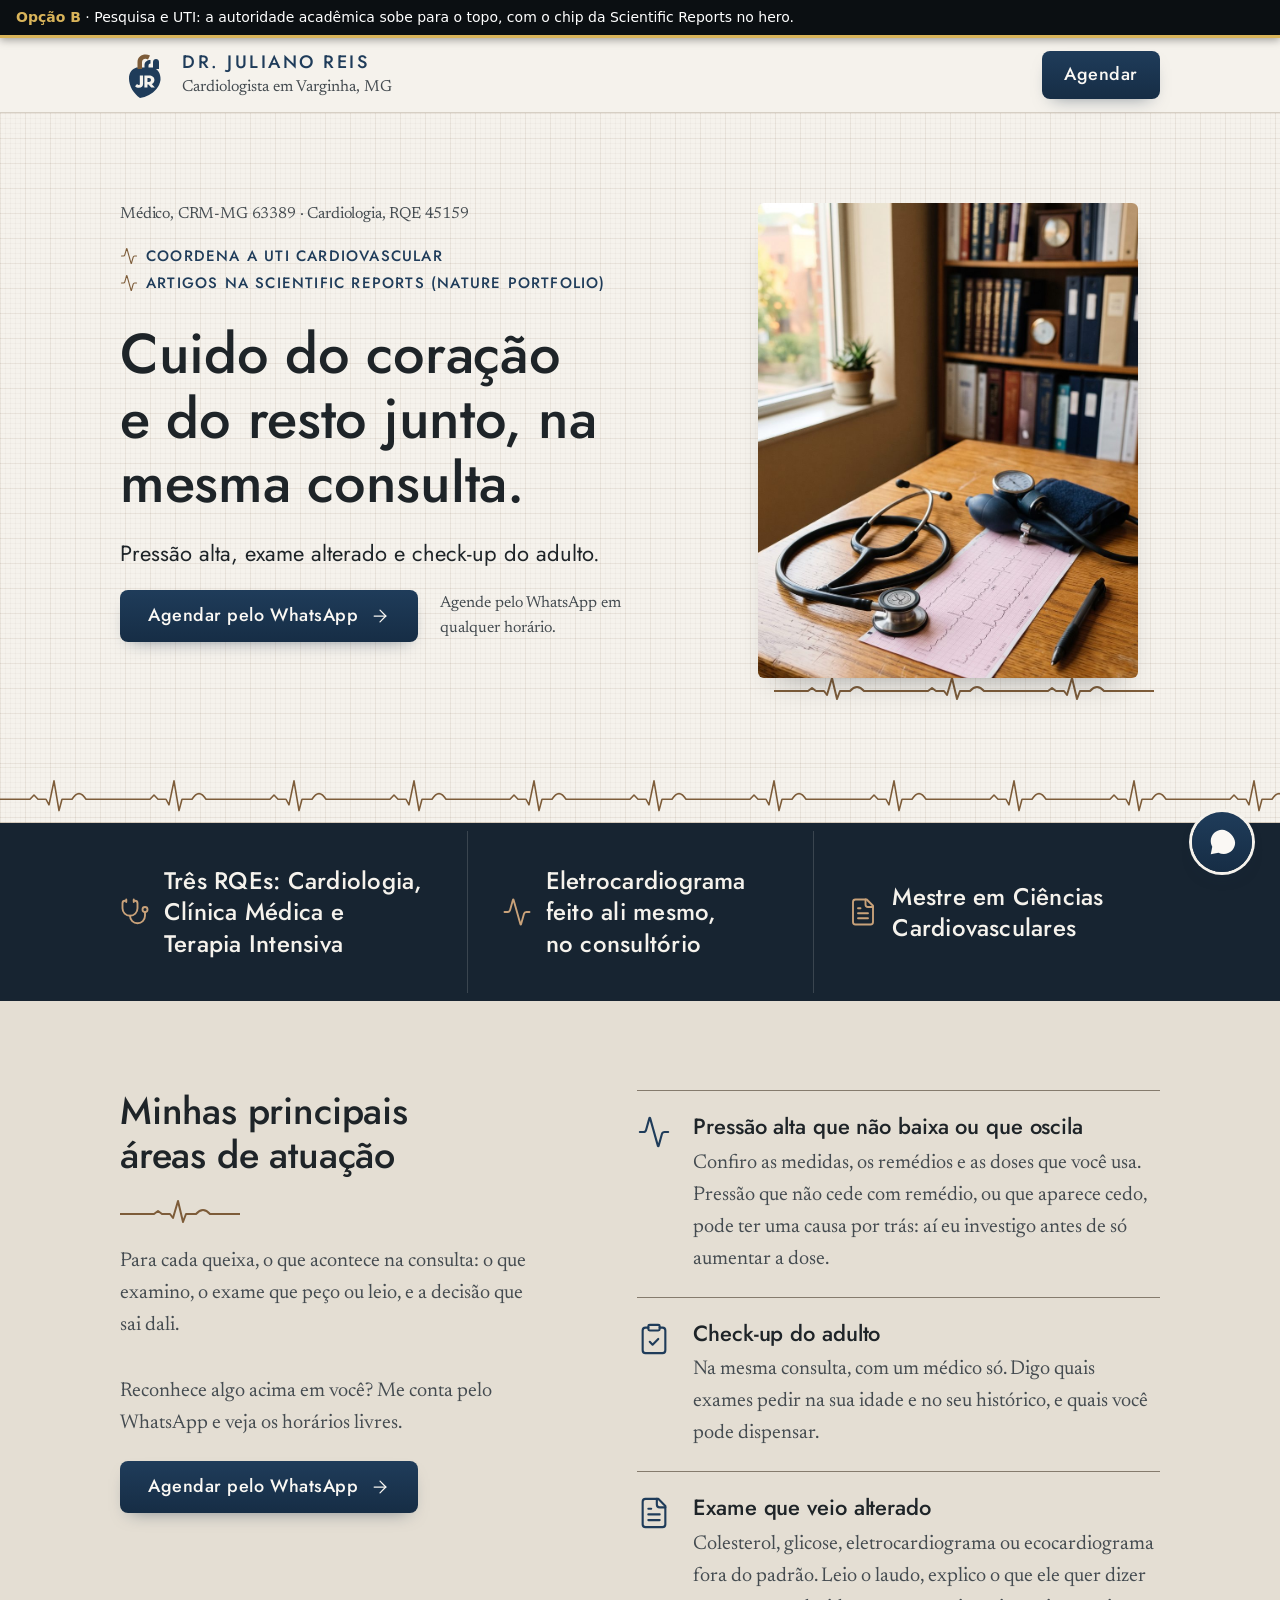
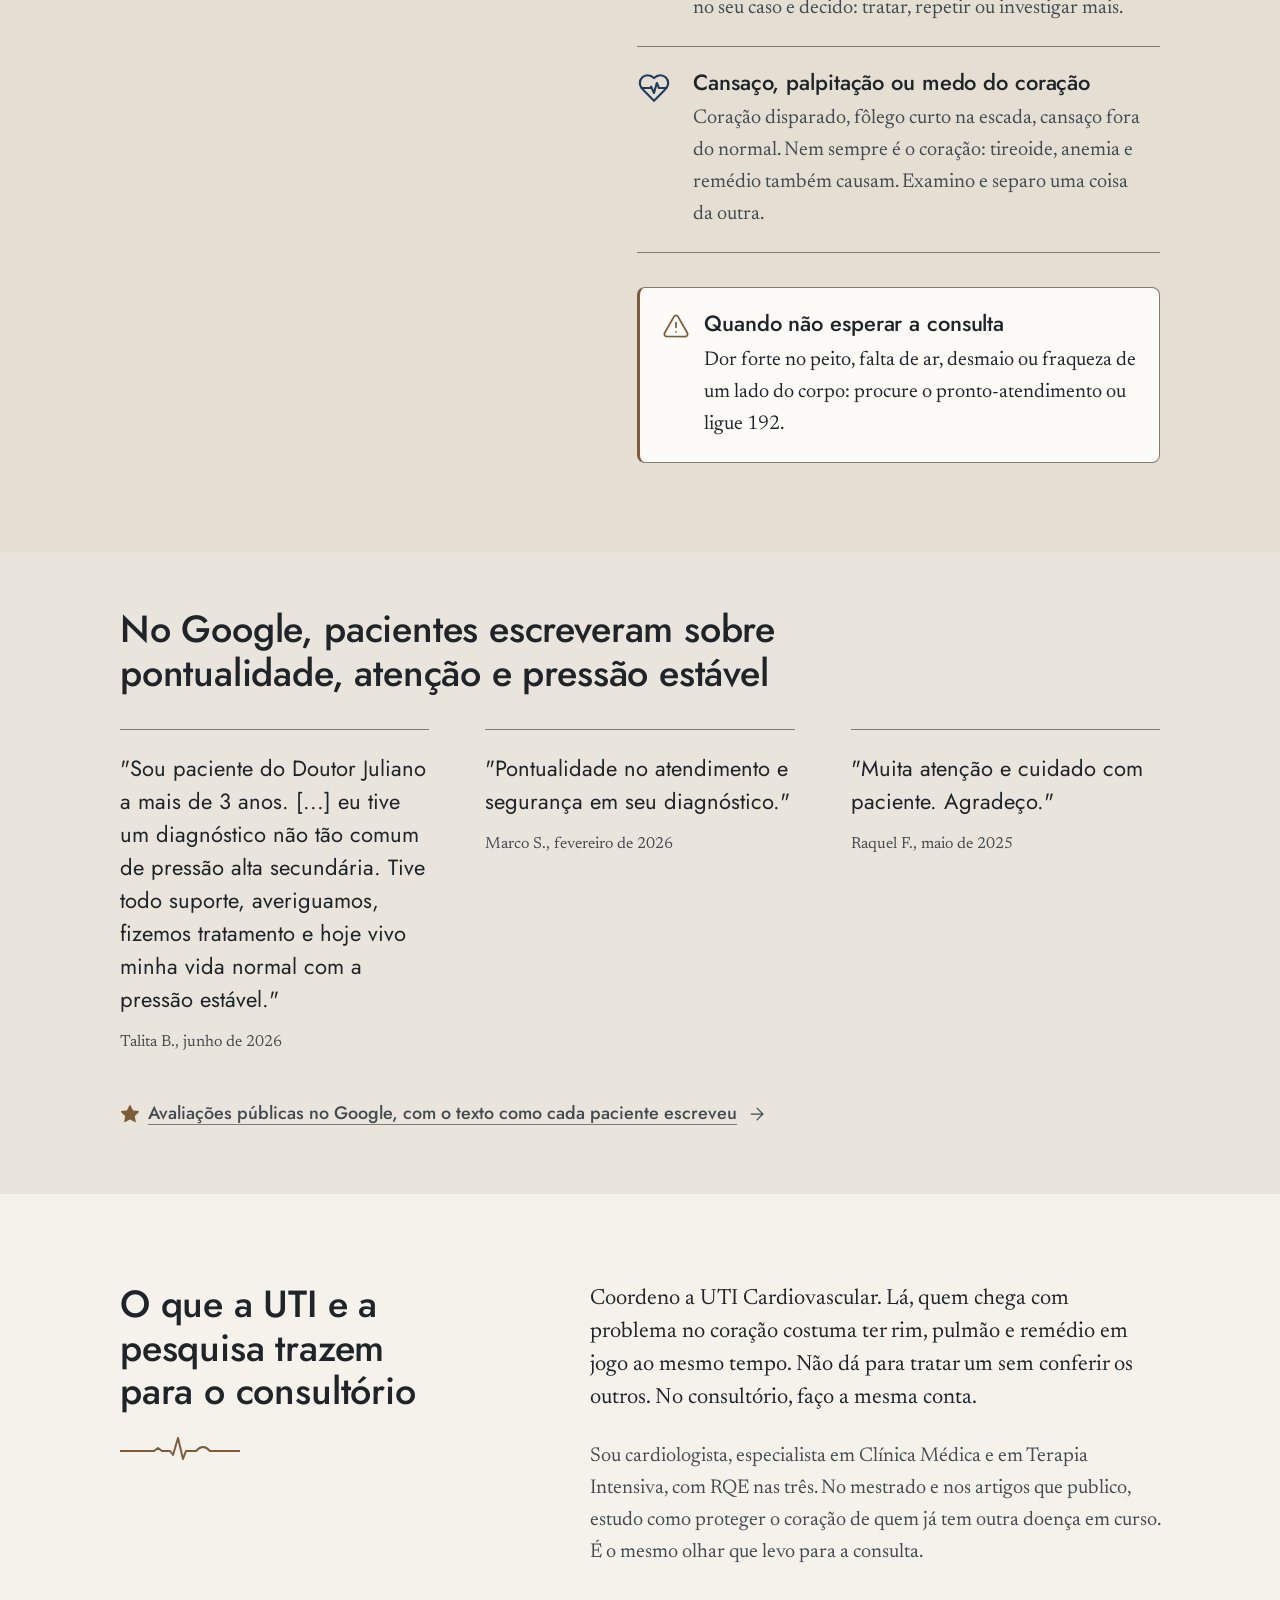
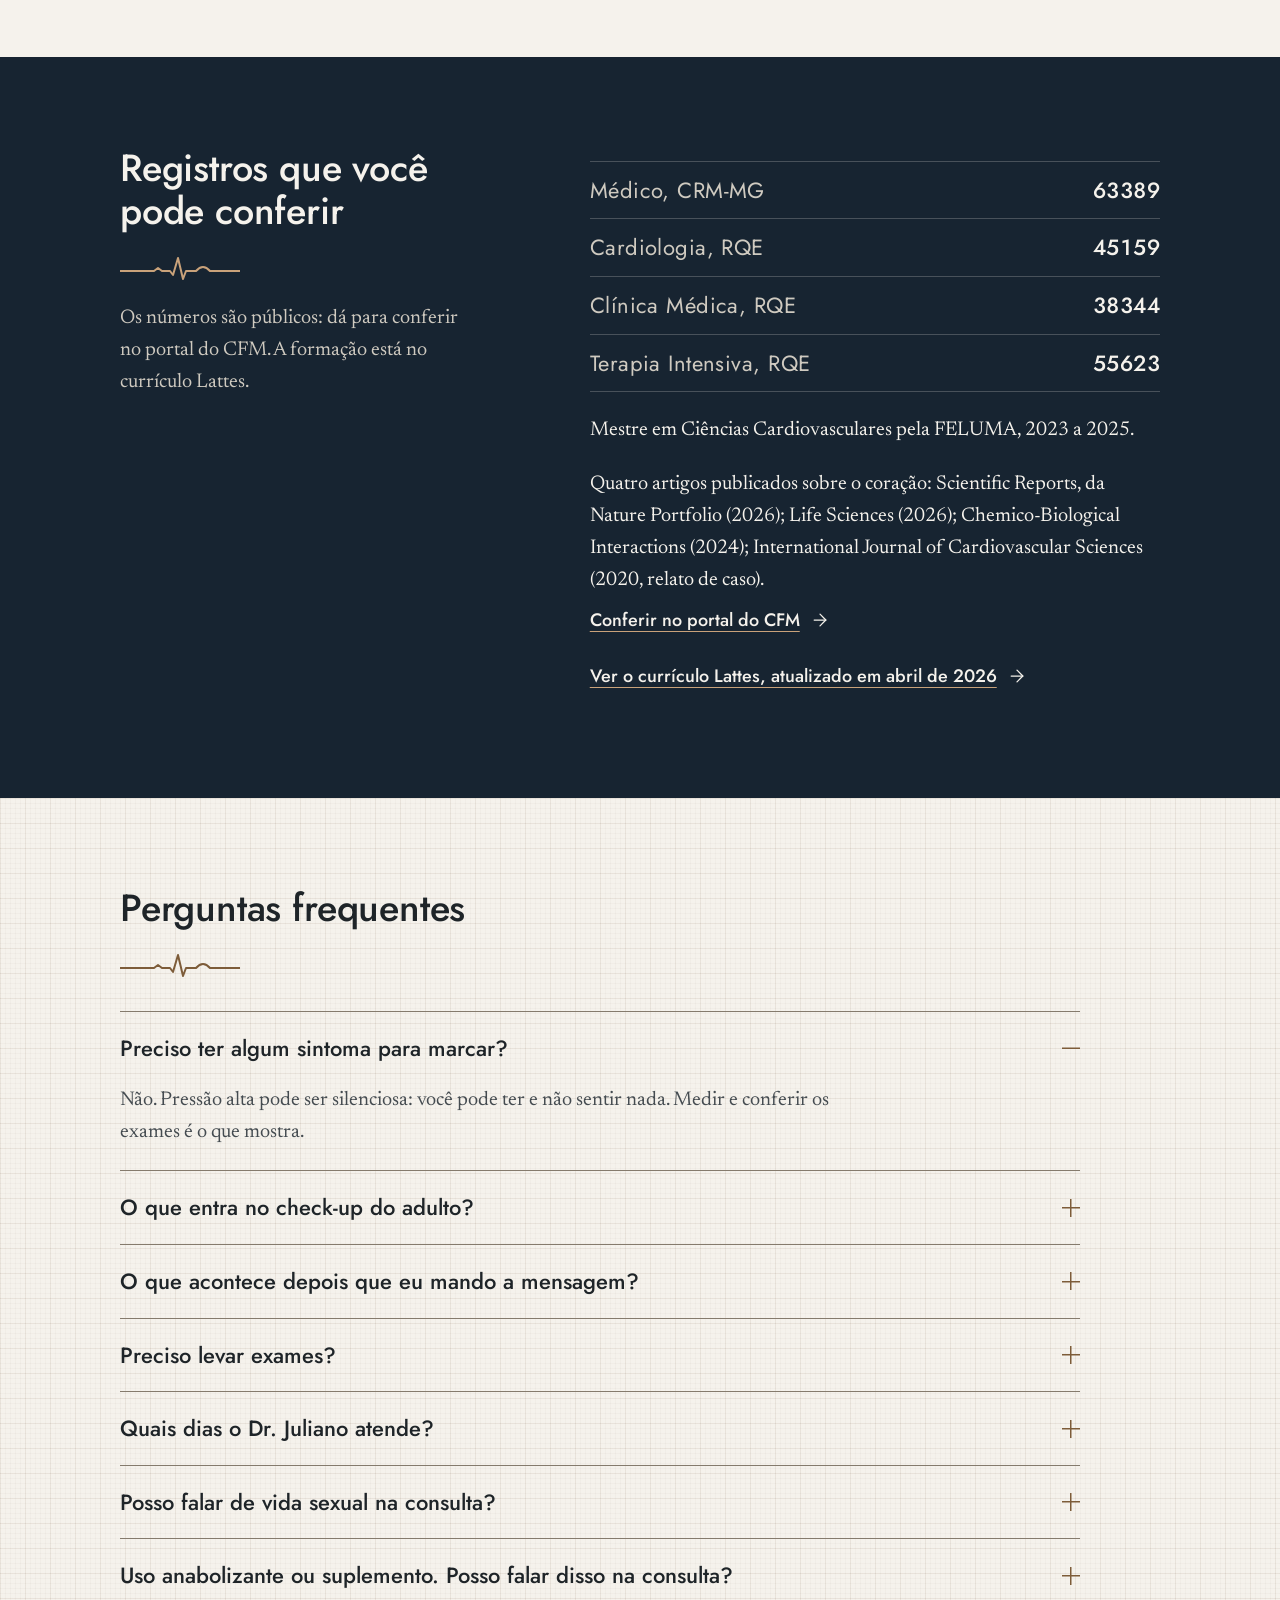
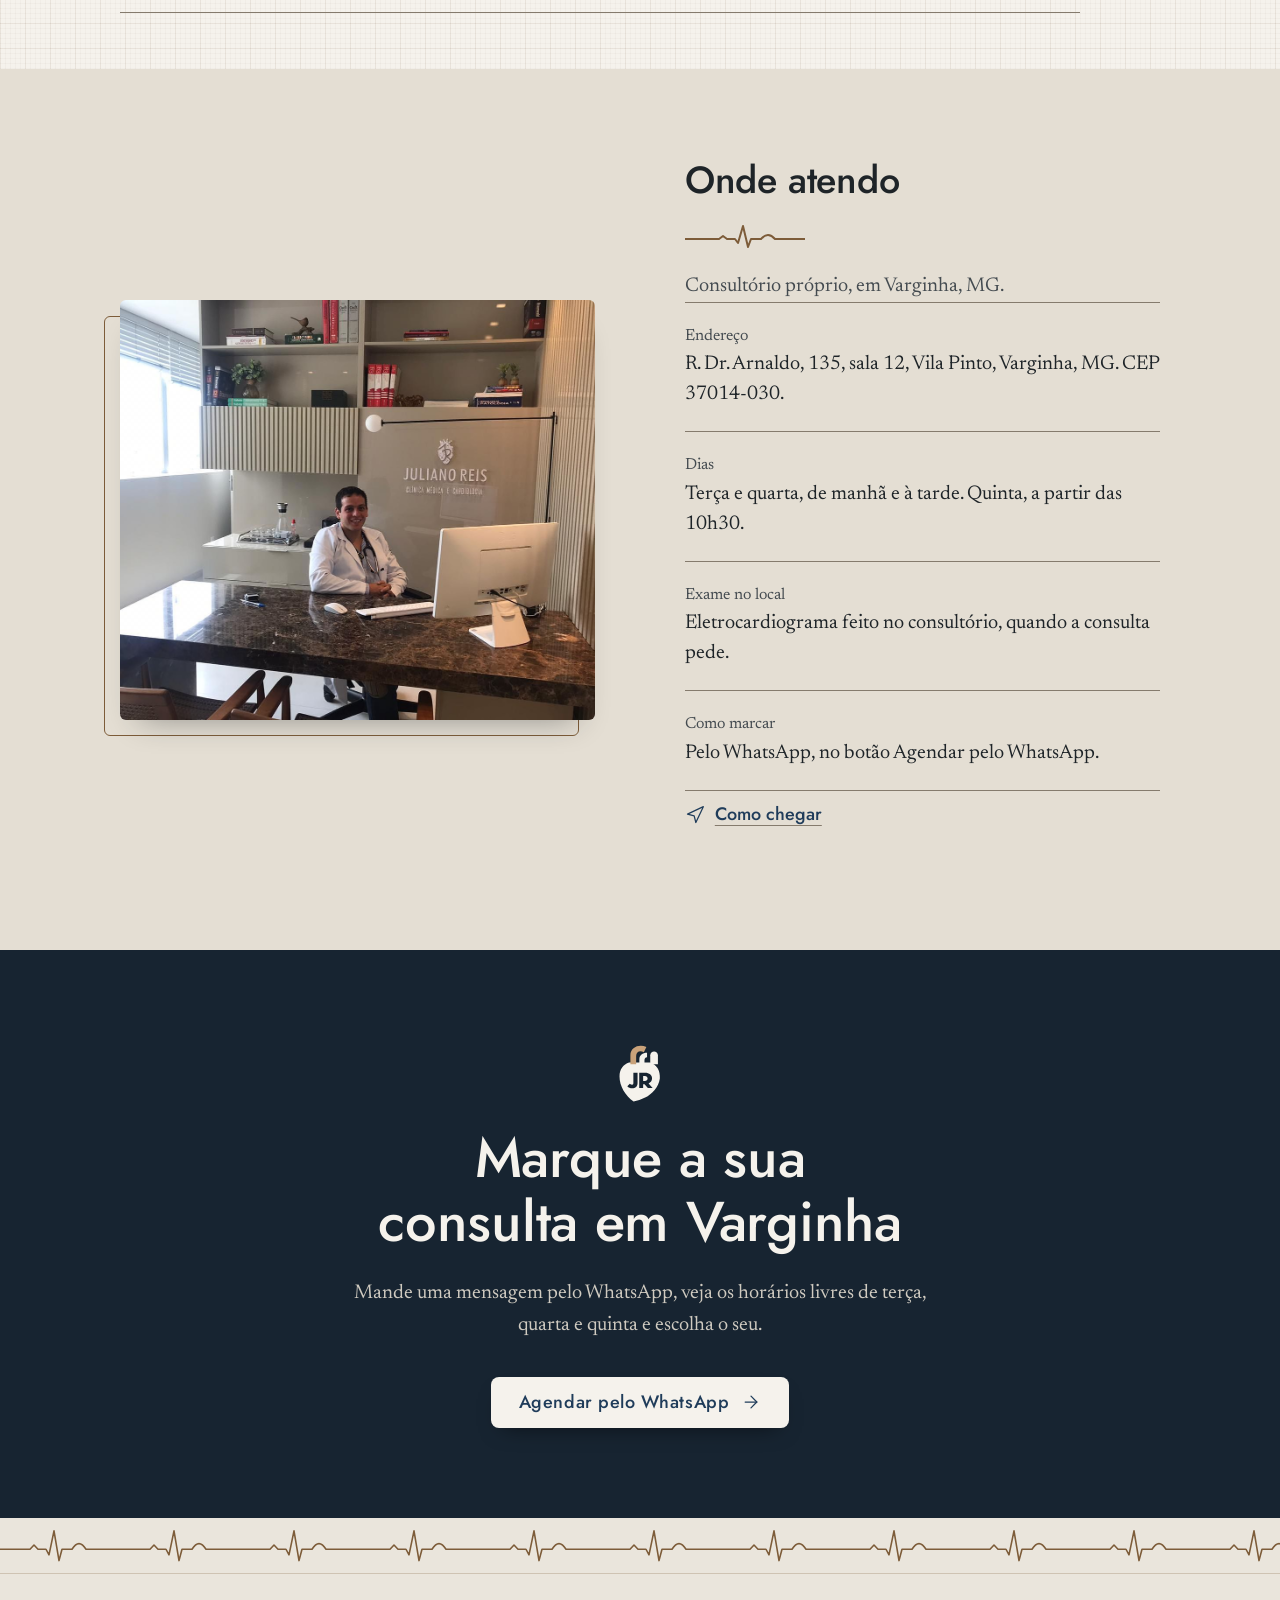
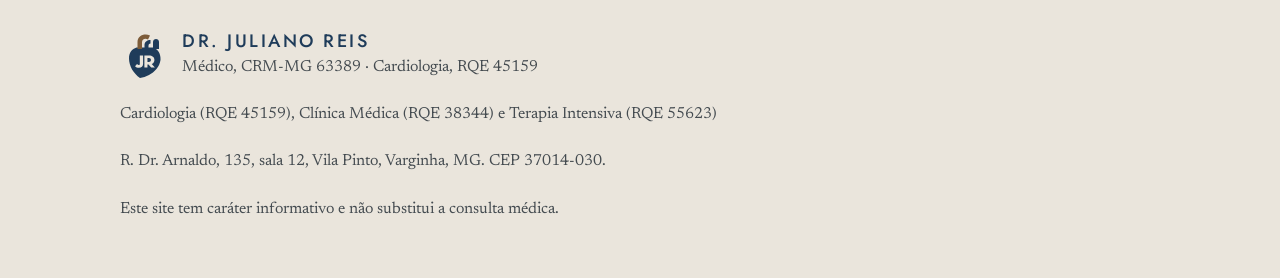
<file: b/index.html>
<!doctype html>
<html lang="pt-BR">
<head>
<meta charset="utf-8">
<meta name="viewport" content="width=device-width,initial-scale=1">
<title>Dr. Juliano Reis, cardiologista em Varginha (RQE 45159)</title>
<!--
Função: site do Dr. Juliano Reis (cardiologista e clínica médica, CRM-MG 63389, Varginha), página única na espinha do blueprint de LP de médico, mais a barra de autoridade (beneficios) e o widget de WhatsApp. O texto mora em copy.md (um bloco ## chave por pedaço); o index.html é gerado por marketing-agency/sites/_shared/monta_site.py e nunca se edita.
Data: 2026-11-09. Marca: external/doctors/juliano/wiki/concepts/marca-juliano (tokens.css copiado para assets/tokens.css, copia de deploy). Ícones: Lucide v0.475.0 (licença ISC), em sprite no começo do body.
Preview noindex em fcamara1109/juliano-lp. Premissas, desvios e pendências: README.md desta pasta.
-->
<meta name="description" content="Dr. Juliano Reis, médico (CRM-MG 63389) e cardiologista (RQE 45159) em Varginha, MG. Coordena a UTI Cardiovascular e publica pesquisa sobre o coração. Pressão alta, exame alterado e check-up do adulto.">
<meta name="theme-color" content="#F5F2EC">
<meta name="robots" content="noindex,nofollow">
<link rel="icon" type="image/svg+xml" href="img/favicon.svg">
<link rel="icon" type="image/png" sizes="32x32" href="img/favicon-32.png">
<link rel="apple-touch-icon" href="img/favicon-180.png">
<meta property="og:type" content="website">
<meta property="og:locale" content="pt_BR">
<meta property="og:site_name" content="Dr. Juliano Reis">
<meta property="og:title" content="Cuido do coração e do resto junto, na mesma consulta">
<meta property="og:description" content="Médico, CRM-MG 63389. Cardiologia, RQE 45159. Pressão alta, exame alterado e check-up do adulto em Varginha, MG.">
<meta name="twitter:card" content="summary_large_image">
<meta name="twitter:title" content="Cuido do coração e do resto junto, na mesma consulta">
<meta name="twitter:description" content="Médico, CRM-MG 63389. Cardiologia, RQE 45159. Pressão alta, exame alterado e check-up do adulto em Varginha, MG.">
<style>
/* ============================================================
   Dr. Juliano Reis, cardiologista e clínico (CRM-MG 63389)
   Identidade visual "Placa de pedra", versão 1, 09/11/2026

   Função: fonte única das cores, tipos, formas e movimento da marca.
   Base: direção B (evoluir), de exploracoes/direcoes-marca.html. Parte da placa do consultório
   (parede greige, letra em pedra clara, coração com o monograma JR) e corrige o que a placa não
   sustenta na tela: contraste de texto e cor de ação. Regras de uso: manual-marca.html.
   Aguardando o crivo do Dr. Juliano: nada aqui foi visto por ele.

   Importe por caminho, nunca copie os valores:
       <link rel="stylesheet" href=".../marca-juliano/tokens.css">

   Gabarito: python3 _shared/tools/gabarito_marca.py tokens.css manual-marca.html
   ============================================================ */

:root{
  /* ---------- superfície ---------- */
  --juliano-paper:      #F5F2EC;   /* creme de pedra, fundo de toda página */
  --juliano-paper-2:    #EAE5DC;   /* segunda dobra, faixa de apoio */
  --juliano-surface:    #FCFBF8;   /* cartão e campo sobre o creme */
  --juliano-hair:       #D6CFC4;   /* linha fina, só ornamento (o ripado). Nunca delimita controle */
  --juliano-hair-forte: #857B6D;   /* borda de controle: 3.72:1 sobre o creme, 4.02:1 sobre o cartão, 3.31:1 sobre a dobra */

  /* ---------- tinta ---------- */
  --juliano-ink:        #1E2428;   /* carvão de texto, 14.04:1 sobre o creme */
  --juliano-ink-2:      #444B50;   /* texto secundário, 7.94:1 sobre o creme, 7.07:1 sobre a dobra */
  --juliano-ink-3:      #586065;   /* rótulo e legenda, 5.74:1 sobre o creme, 5.11:1 sobre a dobra */

  /* ---------- ação: azul-noite ---------- */
  --juliano-accent:        #1F3C5A;   /* botão, link, coração do símbolo e nome na assinatura: 10.15:1 sobre o creme */
  --juliano-accent-deep:   #162D45;   /* hover do botão: 13.24:1 com o texto do botão */
  --juliano-on-accent:     #FAF8F4;   /* texto do botão: 10.69:1 */

  /* ---------- detalhe: bronze e pedra ---------- */
  --juliano-bronze:     #7D5C39;   /* aorta do símbolo e filete. Aguenta texto: 5.43:1 sobre o creme, 4.84:1 sobre a dobra */
  --juliano-pedra:      #E4DED3;   /* faixa de pedra (a letra da placa): superfície, com tinta por cima. ink-2 dá 6.62:1 */
  --juliano-greige:     #B8AEA0;   /* a parede da placa. Só preenchimento e foto: 1.96:1 sobre o creme, nunca letra */

  /* ---------- noite: o único fundo escuro ---------- */
  --juliano-night:      #172431;   /* faixa escura, avatar escuro, assinatura em fundo escuro */
  --juliano-on-night:   #F5F2EC;   /* texto sobre a noite, 14.10:1 */
  --juliano-on-night-2: #CFCAC0;   /* texto secundário sobre a noite, 9.65:1 */
  --juliano-bronze-claro: #C9A27A; /* bronze sobre a noite, 6.70:1 */

  /* ---------- semântico ----------
     A cor nunca vem sozinha: o rótulo escrito também diz. */
  --juliano-ok:         #2F6641;   /* 6.17:1 sobre o creme */
  --juliano-erro:       #A03A34;   /* 6.07:1 sobre o creme */

  /* ---------- tipografia ----------
     Jost no nome, nos títulos e nos botões: é a letra da placa, geométrica e de caixa-alta espaçada.
     Newsreader no texto: serifa de leitura, calma, que aguenta 20px sem cansar quem tem 50 anos ou mais. */
  --juliano-display: 'Jost', 'Avenir Next', 'Segoe UI', system-ui, sans-serif;
  --juliano-body:    'Newsreader', Georgia, 'Times New Roman', serif;

  /* Escala, em rem com o piso em px (o gabarito lê o primeiro px). Escolha de acessibilidade (legibilidade 50+, sem afirmar o público): corpo 20px,
     legenda 16px, nada abaixo de 15px nesta marca, rótulo incluso. */
  --juliano-t-display: clamp(32px, 1.6rem + 2.4vw, 3.5rem);
  --juliano-t-h2:      clamp(26px, 1.4rem + 1.2vw, 2.375rem);
  --juliano-t-h3:      max(22px, 1.375rem);
  --juliano-t-lede:    max(22px, 1.375rem);
  --juliano-t-corpo:   max(20px, 1.25rem);
  --juliano-t-legenda: max(16px, 1rem);
  --juliano-t-rotulo:  max(15px, 0.9375rem);
  --juliano-t-botao:   max(18px, 1.125rem);

  --juliano-lh-titulo:  1.15;
  --juliano-lh-corpo:   1.6;
  --juliano-lh-legenda: 1.6;

  --juliano-peso-titulo: 500;   /* Jost 500: o 400 afina demais no azul-noite */
  --juliano-peso-corpo:  400;
  --juliano-peso-botao:  500;

  /* caixa-alta espaçada: o jeito da placa de escrever o nome e o descritor */
  --juliano-track-nome:   .14em;
  --juliano-track-rotulo: .1em;
  --juliano-track-titulo: -.005em;

  /* ---------- espaço ---------- */
  --juliano-e-1:  8px;
  --juliano-e-2: 14px;
  --juliano-e-3: 22px;
  --juliano-e-4: 34px;
  --juliano-e-5: 56px;
  --juliano-e-6: clamp(64px, 7vw, 104px);

  --juliano-toque: 48px;   /* alvo mínimo de toque (acima dos 44px da WCAG 2.5.5, por acessibilidade) */

  /* ---------- forma ---------- */
  --juliano-r-btn:    8px;
  --juliano-r-cartao: 10px;
  --juliano-r-campo:  8px;
  --juliano-r-foto:   6px;

  /* ---------- grafismo: o ripado ----------
     O painel de madeira ripada da parede do consultório. Só em faixa larga (topo e rodapé do site, fundo de cartão),
     nunca atrás de texto corrido. */
  --juliano-ripado: repeating-linear-gradient(90deg, var(--juliano-hair) 0 1px, transparent 1px 14px);

  /* ---------- sombra: deslocada e macia, nunca halo ---------- */
  --juliano-sombra-btn:       0 8px 18px -10px rgba(22,45,69,.55);
  --juliano-sombra-btn-hover: 0 12px 22px -10px rgba(22,45,69,.6);
  --juliano-sombra-foto:      0 18px 30px -20px rgba(30,36,40,.45);

  /* ---------- movimento ---------- */
  --juliano-ease: cubic-bezier(.2,.7,.2,1);   /* saída exponencial */
  --juliano-dur:  .3s;
}

</style>
<noscript><style>button[data-wa],.wafloat{display:none!important}.sticky{display:flex!important}</style></noscript>
<style>
@font-face{font-family:'Jost';src:url([data-uri]) format('woff');font-weight:100 900;font-style:normal;font-display:swap}
@font-face{font-family:'Newsreader';src:url([data-uri]) format('woff');font-weight:200 800;font-style:normal;font-display:swap}

/* ---------- base ---------- */
*{box-sizing:border-box}
:root{
  --sticky-h:76px;
  --wrap-pad:clamp(20px,4.5vw,40px);
  --site-t-fio:clamp(20px,2vw,24px);   /* degrau proprio: linha da barra de autoridade, entre o corpo (20) e o h2 (26 a 38) */
}
html{-webkit-text-size-adjust:100%;scroll-behavior:smooth;scroll-padding-top:96px;scrollbar-color:var(--juliano-hair-forte) var(--juliano-paper-2);accent-color:var(--juliano-accent)}
body{margin:0;background:var(--juliano-paper);color:var(--juliano-ink);font-family:var(--juliano-body);font-weight:var(--juliano-peso-corpo);font-size:20px;line-height:1.6;-webkit-font-smoothing:antialiased;font-synthesis:none;caret-color:var(--juliano-accent);}
::selection{background:var(--juliano-accent);color:var(--juliano-on-accent)}
:focus-visible{outline:3px solid var(--juliano-accent);outline-offset:3px}
.beneficios :focus-visible,.prova :focus-visible,.cta-final :focus-visible{outline-color:var(--juliano-on-night)}
img{max-width:100%;height:auto}
svg{display:block}
p{margin:0 0 1.1em;max-width:62ch;text-wrap:pretty}
a{color:var(--juliano-accent);text-underline-offset:.2em;text-decoration-thickness:1px}
button{font:inherit;color:inherit}
.wrap{max-width:1120px;margin:0 auto;padding:0 var(--wrap-pad)}
.pular{position:absolute;left:-9999px;top:8px;z-index:100;background:var(--juliano-accent);color:var(--juliano-on-accent);padding:12px 18px;border-radius:var(--juliano-r-campo)}
.pular:focus{left:12px}
.ico{width:28px;height:28px;flex:none;fill:none;stroke:currentColor;stroke-width:1.5;stroke-linecap:round;stroke-linejoin:round}

/* ---------- tipos ---------- */
h1,h2,h3{margin:0;font-family:var(--juliano-display);font-weight:var(--juliano-peso-titulo);line-height:var(--juliano-lh-titulo);letter-spacing:var(--juliano-track-titulo);text-wrap:balance}
h1{font-size:clamp(32px,1.6rem + 2.4vw,56px)}
h2{font-size:clamp(26px,1.4rem + 1.2vw,38px)}
h3{font-size:22px;line-height:1.25}
.filete{display:block;width:44px;height:2px;margin:var(--juliano-e-3) 0 var(--juliano-e-3);background:var(--juliano-bronze,#7D5C39)}
.leg{font-size:var(--juliano-t-legenda);line-height:var(--juliano-lh-legenda);color:var(--juliano-ink-2)}

/* ---------- botao: azul-noite, um por dobra. Sobre a noite inverte (creme com letra azul-noite), senao some ---------- */
.btn{position:relative;display:inline-flex;align-items:center;justify-content:center;gap:12px;min-height:var(--juliano-toque);padding:14px 28px;border:0;border-radius:var(--juliano-r-btn);font-family:var(--juliano-display);font-weight:var(--juliano-peso-botao);font-size:var(--juliano-t-botao);line-height:1.3;letter-spacing:.03em;color:var(--juliano-on-accent);background:linear-gradient(180deg,var(--juliano-accent,#1F3C5A) 0%,var(--juliano-accent-deep) 100%);box-shadow:var(--juliano-sombra-btn);cursor:pointer;text-decoration:none;transition:transform var(--juliano-dur) var(--juliano-ease),box-shadow var(--juliano-dur) var(--juliano-ease),background var(--juliano-dur) var(--juliano-ease)}
.btn:hover{transform:translateY(-2px);box-shadow:var(--juliano-sombra-btn-hover);background:var(--juliano-accent-deep)}
.btn:active{transform:translateY(0)}
.btn .seta{width:20px;height:20px;transition:transform var(--juliano-dur) var(--juliano-ease)}
.btn:hover .seta{transform:translateX(4px)}
.btn.claro{background:var(--juliano-on-night);color:var(--juliano-accent);box-shadow:0 10px 22px -12px rgba(0,0,0,.6)}
.btn.claro:hover{background:#fff}
.link-seta{display:inline-flex;align-items:center;gap:10px;min-height:var(--juliano-toque);color:var(--juliano-accent);font-family:var(--juliano-display);font-weight:var(--juliano-peso-botao);font-size:var(--juliano-t-botao);text-decoration:underline;text-decoration-color:var(--juliano-hair-forte);text-decoration-thickness:1px;text-underline-offset:.3em;transition:text-decoration-color var(--juliano-dur) var(--juliano-ease)}
.link-seta:hover{text-decoration-color:var(--juliano-accent)}
.link-seta .ico{width:20px;height:20px}

/* ---------- header ---------- */
.topo-site{position:relative;z-index:40;background:var(--juliano-paper);border-bottom:1px solid var(--juliano-hair)}
.topo-site .wrap{display:flex;align-items:center;justify-content:space-between;gap:var(--juliano-e-3);padding-top:10px;padding-bottom:10px}
.marca{display:flex;align-items:center;gap:12px;text-decoration:none;min-width:0;color:var(--juliano-accent)}
.marca img{width:44px;height:44px;flex:none}
.wm{display:block;min-width:0}
.wm b{display:block;font-family:var(--juliano-display);font-weight:var(--juliano-peso-titulo);font-size:17px;line-height:1.1;letter-spacing:var(--juliano-track-nome);text-transform:uppercase;white-space:nowrap}
.wm span{display:block;margin-top:5px;font-size:var(--juliano-t-legenda);line-height:1.25;color:var(--juliano-ink-2)}
.topo-site .btn{display:none;min-height:var(--juliano-toque);padding:9px 22px}

/* ---------- hero: o eixo, o nome, uma linha de prova, um botao, o apoio ---------- */
.hero{position:relative;padding:var(--juliano-e-4) 0 0;background:var(--juliano-paper)}
.hero .wrap{display:grid;grid-template-columns:minmax(0,1fr);grid-template-areas:"reg" "chips" "h1" "sub" "acoes" "foto";row-gap:var(--juliano-e-2);align-items:start}
.hero .legal{grid-area:reg;margin:0;font-size:var(--juliano-t-rotulo);line-height:1.4;letter-spacing:-.01em;color:var(--juliano-ink-2)}
.chips{grid-area:chips;list-style:none;margin:0 0 var(--juliano-e-1);padding:0;display:flex;flex-wrap:wrap;gap:var(--juliano-e-1) var(--juliano-e-3)}
.chips li{display:inline-flex;align-items:center;gap:8px;font-family:var(--juliano-display);font-weight:var(--juliano-peso-titulo);font-size:15px;line-height:1.25;text-transform:uppercase;letter-spacing:.08em;color:var(--juliano-accent)}
.chips .ico{width:18px;height:18px;flex:none;color:var(--juliano-bronze)}
.hero h1{grid-area:h1}
.sub{grid-area:sub;margin:0;max-width:34em;font-family:var(--juliano-display);font-weight:400;font-size:var(--juliano-t-lede);line-height:1.4;color:var(--juliano-ink)}
.foto{grid-area:foto;position:relative;margin:0}
.foto img{display:block;width:100%;height:260px;object-fit:cover;object-position:50% 30%;border-radius:var(--juliano-r-foto);box-shadow:var(--juliano-sombra-foto);background:var(--juliano-greige)}
.acoes{grid-area:acoes;display:grid;gap:var(--juliano-e-2);justify-items:start}
.acoes .btn{width:100%}
.acoes .micro{margin:0}
/* o ripado do painel de madeira: faixa decorativa na base do hero, nunca atras de texto. O unico movimento autoral da pagina: varre da esquerda para a direita uma vez, na carga */
.ripado{display:block;height:44px;margin-top:var(--juliano-e-5);background:url(img/amb-ripado.jpg) center 30%/auto 180% repeat-x;border-top:1px solid var(--juliano-hair-forte)}
.js .ripado{animation:ripado-entra 1.3s .2s cubic-bezier(.16,1,.3,1) both}
@keyframes ripado-entra{from{clip-path:inset(0 100% 0 0)}to{clip-path:inset(0 0 0 0)}}

/* ---------- beneficios: a barra de autoridade, na noite. Tres objecoes diferentes, cada uma com seu icone ---------- */
.beneficios{background:var(--juliano-night,#172431);color:var(--juliano-on-night);padding:var(--juliano-e-1) 0}
.beneficios ul{list-style:none;margin:0;padding:0;display:grid}
.beneficios li{display:flex;align-items:center;gap:var(--juliano-e-2);padding:var(--juliano-e-3) 0;border-top:1px solid rgba(245,242,236,.16);font-family:var(--juliano-display);font-weight:var(--juliano-peso-titulo);font-size:var(--site-t-fio);line-height:1.3;letter-spacing:.01em;text-wrap:balance}
.beneficios li:first-child{border-top:0}
.beneficios .ico{width:30px;height:30px;color:var(--juliano-bronze-claro)}

/* ---------- servicos: pedra clara. Titulo e convite de um lado, lista com icone do outro (regua, sem cartao) ---------- */
.servicos{background:var(--juliano-pedra);padding:var(--juliano-e-6) 0}
.servicos .wrap{display:grid;gap:var(--juliano-e-5)}
.servicos .cab p{margin:0 0 var(--juliano-e-3);max-width:34em;color:var(--juliano-ink-2)}
.servicos .cab .fecho{margin-top:var(--juliano-e-4)}
.itens{list-style:none;margin:0;padding:0;border-bottom:1px solid var(--juliano-hair-forte)}
.item{display:grid;grid-template-columns:auto minmax(0,1fr);column-gap:var(--juliano-e-3);padding:var(--juliano-e-3) 0;border-top:1px solid var(--juliano-hair-forte)}
.item .ico{width:34px;height:34px;margin-top:2px;color:var(--juliano-accent)}
.item h3{margin:0 0 6px}
.item p{margin:0;color:var(--juliano-ink-2)}
.urgencia{margin-top:var(--juliano-e-4);display:grid;grid-template-columns:auto minmax(0,1fr);column-gap:var(--juliano-e-2);padding:var(--juliano-e-3);background:var(--juliano-surface);border:1px solid var(--juliano-hair-forte);border-left:3px solid var(--juliano-bronze);border-radius:var(--juliano-r-campo)}
.urgencia .ico{margin-top:2px;color:var(--juliano-bronze)}
.urgencia h3{margin:0 0 6px}
.urgencia p{margin:0;color:var(--juliano-ink)}

/* ---------- porque: papel. O titulo de um lado, a voz dele do outro ---------- */
.porque{background:var(--juliano-paper);padding:var(--juliano-e-6) 0}
.porque .wrap{display:grid;gap:var(--juliano-e-4)}
.porque .corpo p:last-child{margin-bottom:0}
.porque p{color:var(--juliano-ink-2)}
.porque .abre{font-size:var(--juliano-t-lede);line-height:1.5;color:var(--juliano-ink)}

/* ---------- prova: noite. Os registros em linha de placa (rotulo e numero no mesmo tamanho), ---------- */
.prova{background:var(--juliano-night);color:var(--juliano-on-night);padding:var(--juliano-e-6) 0}
.prova .wrap{display:grid;gap:var(--juliano-e-4)}
.prova .cab p{margin:0}
.prova .links{margin:0 0 var(--juliano-e-1)}
.prova h2{color:var(--juliano-on-night)}
.prova .filete{background:var(--juliano-bronze-claro)}
.prova p{color:var(--juliano-on-night-2)}
.regs{margin:var(--juliano-e-2) 0 0;padding:0;border-bottom:1px solid rgba(245,242,236,.22);max-width:34em}
.regs div{display:flex;justify-content:space-between;align-items:baseline;gap:var(--juliano-e-3);padding:var(--juliano-e-2) 0;border-top:1px solid rgba(245,242,236,.22)}
.regs dt,.regs dd{margin:0;font-family:var(--juliano-display);font-weight:var(--juliano-peso-titulo);font-size:var(--juliano-t-h3);line-height:1.3;letter-spacing:.02em}
.regs dt{color:var(--juliano-on-night-2);font-weight:400}
.regs dd{color:var(--juliano-on-night);font-variant-numeric:tabular-nums}
.prova .mestrado{margin:var(--juliano-e-3) 0 0;max-width:34em;color:var(--juliano-on-night)}
.prova .link-seta{color:var(--juliano-on-night);text-decoration-color:var(--juliano-bronze-claro)}
.prova .link-seta:hover{text-decoration-color:var(--juliano-on-night)}

/* ---------- avaliacoes: papel 2. Tres falas de pacientes, a fonte publica no fim. Sem nota numerica ---------- */
.avaliacoes{background:var(--juliano-paper-2);padding:var(--juliano-e-5) 0}
.avaliacoes .wrap{display:grid;gap:var(--juliano-e-4)}
.avaliacoes .vozes{list-style:none;margin:0;padding:0;display:grid;gap:var(--juliano-e-4)}
.avaliacoes .voz{margin:0;padding-top:var(--juliano-e-3);border-top:1px solid var(--juliano-hair-forte)}
.avaliacoes blockquote{margin:0}
.avaliacoes blockquote p{margin:0;font-family:var(--juliano-display);font-size:var(--juliano-t-lede);line-height:1.5;color:var(--juliano-ink)}
.avaliacoes .autor{margin:var(--juliano-e-2) 0 0;font-size:var(--juliano-t-legenda);color:var(--juliano-ink-2)}
.avaliacoes .fonte{margin:0;display:flex;align-items:center;gap:var(--juliano-e-1)}
.avaliacoes .fonte .estrela{width:20px;height:20px;flex:none;fill:var(--juliano-bronze);stroke:var(--juliano-bronze);stroke-width:1.5;stroke-linejoin:round}
.avaliacoes .link-seta{color:var(--juliano-ink-2)}

/* ---------- faq: papel, details e summary (funciona sem JavaScript) ---------- */
.faq{background:var(--juliano-paper);padding:var(--juliano-e-6) 0 var(--juliano-e-5)}
.faq .lista{margin-top:var(--juliano-e-4);max-width:48em;border-bottom:1px solid var(--juliano-hair-forte)}
.faq details{border-top:1px solid var(--juliano-hair-forte)}
.faq summary{display:flex;align-items:center;justify-content:space-between;gap:var(--juliano-e-3);min-height:var(--juliano-toque);padding:var(--juliano-e-3) 0;cursor:pointer;list-style:none;font-family:var(--juliano-display);font-weight:var(--juliano-peso-titulo);font-size:var(--juliano-t-h3);line-height:1.3;color:var(--juliano-ink);transition:color var(--juliano-dur) var(--juliano-ease)}
.faq summary::-webkit-details-marker{display:none}
.faq summary::after{content:"";flex:none;width:18px;height:18px;color:var(--juliano-bronze);background:linear-gradient(currentColor,currentColor) center/100% 1.5px no-repeat,linear-gradient(currentColor,currentColor) center/1.5px 100% no-repeat;transition:transform var(--juliano-dur) var(--juliano-ease)}
.faq details[open] summary::after{background:linear-gradient(currentColor,currentColor) center/100% 1.5px no-repeat;transform:rotate(180deg)}
.faq summary:hover{color:var(--juliano-accent)}
.faq details p{margin:0;padding:0 0 var(--juliano-e-3);max-width:38em;color:var(--juliano-ink-2)}

/* ---------- local: pedra clara. Foto do consultorio e as linhas de endereco, dia, consulta e como marcar ---------- */
.local{background:var(--juliano-pedra);padding:var(--juliano-e-6) 0}
.local .foto-c{display:block;margin:0}
.local .foto-c img{display:block;width:100%;height:clamp(190px,52vw,320px);object-fit:cover;object-position:50% 62%}
.local .wrap{display:grid;gap:var(--juliano-e-4)}
.local .cab p{margin:0;max-width:34em;color:var(--juliano-ink-2)}
.local dl{margin:0;border-bottom:1px solid var(--juliano-hair-forte)}
.local .linha-l{display:grid;row-gap:2px;padding:var(--juliano-e-3) 0;border-top:1px solid var(--juliano-hair-forte)}
.local dt{font-size:var(--juliano-t-legenda);line-height:1.4;color:var(--juliano-ink-2)}
.local dd{margin:0;line-height:1.5;color:var(--juliano-ink)}

/* ---------- cta-final: noite, fecha a descida ---------- */
.cta-final{background:var(--juliano-night);color:var(--juliano-on-night);text-align:center;padding:var(--juliano-e-6) 0}
.cta-final .wrap{display:grid;justify-items:center;gap:var(--juliano-e-3)}
.cta-final img{width:64px;height:64px}
.cta-final h2{font-size:clamp(32px,1.6rem + 2.4vw,56px);max-width:15em;color:var(--juliano-on-night)}
.cta-final p{margin:0;max-width:30em;color:var(--juliano-on-night-2)}
.cta-final .btn{margin-top:var(--juliano-e-2)}

/* ---------- rodape: faixa de ripado em cima, depois o aviso legal ---------- */
.rodape{background:var(--juliano-paper-2);padding:0 0 calc(var(--juliano-e-5) + var(--sticky-h) + env(safe-area-inset-bottom))}
.rodape .ripado{margin:0 0 var(--juliano-e-5)}
.js .rodape .ripado{animation:none}
.rodape .wrap{display:grid;gap:var(--juliano-e-3)}
.rodape p{margin:0;max-width:52em}
.rodape .esp,.rodape .end{color:var(--juliano-ink-2)}

/* ---------- float (desktop) e sticky (mobile) ---------- */
.wafloat{display:none}
.sticky{position:fixed;left:0;right:0;bottom:0;z-index:50;display:flex;justify-content:center;background:var(--juliano-paper);border-top:1px solid var(--juliano-hair);padding:10px 16px calc(10px + env(safe-area-inset-bottom));box-shadow:0 -12px 24px -18px rgba(30,36,40,.4)}
.sticky .btn{width:min(100%,360px)}
#wa-modal .online .dot{display:none}

@media (min-width:560px){
  .acoes{grid-auto-flow:column;justify-content:start;align-items:center;gap:var(--juliano-e-3)}
  .acoes .btn{width:auto}
}
@media (min-width:880px){
  .rodape{padding-bottom:var(--juliano-e-5)}
  .sticky{display:none}
  .wafloat{display:flex}
  .topo-site{position:sticky;top:0}
  .topo-site .btn{display:inline-flex}
  .topo-site .wrap{padding-top:12px;padding-bottom:12px}
  .marca img{width:50px;height:50px}
  .wm b{font-size:18px}
  .hero{padding-top:var(--juliano-e-6)}
  .hero .wrap{grid-template-columns:minmax(0,1.15fr) minmax(0,.85fr);grid-template-areas:"reg foto" "chips foto" "h1 foto" "sub foto" "acoes foto" ". foto";grid-template-rows:auto auto auto auto auto 1fr;column-gap:var(--juliano-e-6);row-gap:var(--juliano-e-3);align-items:start}
  .hero .legal{font-size:var(--juliano-t-legenda)}
  .foto{width:100%;max-width:380px;justify-self:end;margin-right:var(--juliano-e-3)}
  .foto::before{content:"";position:absolute;inset:16px -16px -16px 16px;border:1px solid var(--juliano-bronze);border-radius:var(--juliano-r-foto);z-index:0}
  .foto img{position:relative;z-index:1;width:100%;height:auto;aspect-ratio:4/5;object-position:50% 50%}
  .ripado{height:56px;margin-top:var(--juliano-e-6)}
  .beneficios ul{grid-template-columns:repeat(3,minmax(0,1fr))}
  .beneficios li{border-top:0;border-left:1px solid rgba(245,242,236,.16);padding:var(--juliano-e-4) var(--juliano-e-4)}
  .beneficios li:first-child{border-left:0;padding-left:0}
  .servicos .wrap{grid-template-columns:minmax(0,.9fr) minmax(0,1.1fr);column-gap:var(--juliano-e-6);align-items:start}
  .servicos .cab{position:sticky;top:112px}
  .porque .wrap,.prova .wrap{grid-template-columns:minmax(0,.8fr) minmax(0,1.2fr);column-gap:var(--juliano-e-6);align-items:start}
  .porque .cab,.prova .cab{position:sticky;top:112px}
  .local{padding:var(--juliano-e-6) 0}
  .local .wrap{grid-template-columns:minmax(0,1fr) minmax(0,1fr);column-gap:var(--juliano-e-6);align-items:center}
  .local .foto-c{grid-column:1;grid-row:1;margin:0;position:relative}
  .local .foto-c::before{content:"";position:absolute;inset:16px 16px -16px -16px;border:1px solid var(--juliano-bronze);border-radius:var(--juliano-r-foto);z-index:0}
  .local .foto-c img{position:relative;z-index:1;height:420px;border-radius:var(--juliano-r-foto);box-shadow:var(--juliano-sombra-foto)}
  .local .corpo{grid-column:2;grid-row:1}
  .avaliacoes .vozes{grid-template-columns:repeat(3,minmax(0,1fr));gap:var(--juliano-e-5)}
  .wafloat{width:60px}
}
@media (max-width:879px){.wafloat{display:none!important}}
@media (max-width:359px){.wm b{font-size:15px;letter-spacing:.1em}.marca img{width:38px;height:38px}.btn{padding-left:20px;padding-right:20px}}
@media (prefers-reduced-motion:reduce){
  html{scroll-behavior:auto}
  *,*::before,*::after{animation-duration:.01ms!important;animation-delay:0s!important;transition-duration:.01ms!important}
}
/* ---------- grafismo proprio: o tracado do eletro e o papel milimetrado (Felipe, 15/11/2026; direcao "A + papel" de v2/direcoes/).
   O batimento substitui o filete curto que ML e Isabella tambem usam; o papel entra so no topo e nas perguntas, com parcimonia ---------- */
.filete{width:120px;height:24px;background:url("data:image/svg+xml;utf8,<svg xmlns='http://www.w3.org/2000/svg' viewBox='0 0 120 24' preserveAspectRatio='none'><path d='M0 15H34l4-3 4 3h8l3 4 5-17 5 21 3-8h10q7-8 14 0H120' fill='none' stroke='%237D5C39' stroke-width='2' stroke-linejoin='round' stroke-linecap='round' vector-effect='non-scaling-stroke'/></svg>") left center/120px 24px no-repeat}
.prova .filete{background:transparent left center/120px 24px no-repeat;background-image:url("data:image/svg+xml;utf8,<svg xmlns='http://www.w3.org/2000/svg' viewBox='0 0 120 24' preserveAspectRatio='none'><path d='M0 15H34l4-3 4 3h8l3 4 5-17 5 21 3-8h10q7-8 14 0H120' fill='none' stroke='%23C9A27A' stroke-width='2' stroke-linejoin='round' stroke-linecap='round' vector-effect='non-scaling-stroke'/></svg>")}
.hero,.faq{background:linear-gradient(rgba(125,92,57,.07) 1px,transparent 1px) 0 0/25px 25px,linear-gradient(90deg,rgba(125,92,57,.07) 1px,transparent 1px) 0 0/25px 25px,linear-gradient(rgba(125,92,57,.03) 1px,transparent 1px) 0 0/5px 5px,linear-gradient(90deg,rgba(125,92,57,.03) 1px,transparent 1px) 0 0/5px 5px,var(--juliano-paper)}
.ripado{height:56px;background:url("data:image/svg+xml;utf8,<svg xmlns='http://www.w3.org/2000/svg' viewBox='0 0 1200 24' preserveAspectRatio='none'><path d='M0 15H30l4-3 4 3h8l3 4 5-17 5 21 3-8h10q7-8 14 0H150l4-3 4 3h8l3 4 5-17 5 21 3-8h10q7-8 14 0H270l4-3 4 3h8l3 4 5-17 5 21 3-8h10q7-8 14 0H390l4-3 4 3h8l3 4 5-17 5 21 3-8h10q7-8 14 0H510l4-3 4 3h8l3 4 5-17 5 21 3-8h10q7-8 14 0H630l4-3 4 3h8l3 4 5-17 5 21 3-8h10q7-8 14 0H750l4-3 4 3h8l3 4 5-17 5 21 3-8h10q7-8 14 0H870l4-3 4 3h8l3 4 5-17 5 21 3-8h10q7-8 14 0H990l4-3 4 3h8l3 4 5-17 5 21 3-8h10q7-8 14 0H1110l4-3 4 3h8l3 4 5-17 5 21 3-8h10q7-8 14 0H1200' fill='none' stroke='%237D5C39' stroke-width='1.6' stroke-linejoin='round' stroke-linecap='round' vector-effect='non-scaling-stroke'/></svg>") left center/1200px 34px repeat-x,linear-gradient(rgba(125,92,57,.07) 1px,transparent 1px) 0 0/25px 25px,linear-gradient(90deg,rgba(125,92,57,.07) 1px,transparent 1px) 0 0/25px 25px,linear-gradient(rgba(125,92,57,.03) 1px,transparent 1px) 0 0/5px 5px,linear-gradient(90deg,rgba(125,92,57,.03) 1px,transparent 1px) 0 0/5px 5px,var(--juliano-paper);border-top:0;border-bottom:1px solid rgba(125,92,57,.25)}
.js .ripado{animation:traco 2.4s .3s cubic-bezier(.65,0,.35,1) both}
@keyframes traco{from{clip-path:inset(0 100% 0 0)}to{clip-path:inset(0 0 0 0)}}
.rodape .ripado{background:url("data:image/svg+xml;utf8,<svg xmlns='http://www.w3.org/2000/svg' viewBox='0 0 1200 24' preserveAspectRatio='none'><path d='M0 15H30l4-3 4 3h8l3 4 5-17 5 21 3-8h10q7-8 14 0H150l4-3 4 3h8l3 4 5-17 5 21 3-8h10q7-8 14 0H270l4-3 4 3h8l3 4 5-17 5 21 3-8h10q7-8 14 0H390l4-3 4 3h8l3 4 5-17 5 21 3-8h10q7-8 14 0H510l4-3 4 3h8l3 4 5-17 5 21 3-8h10q7-8 14 0H630l4-3 4 3h8l3 4 5-17 5 21 3-8h10q7-8 14 0H750l4-3 4 3h8l3 4 5-17 5 21 3-8h10q7-8 14 0H870l4-3 4 3h8l3 4 5-17 5 21 3-8h10q7-8 14 0H990l4-3 4 3h8l3 4 5-17 5 21 3-8h10q7-8 14 0H1110l4-3 4 3h8l3 4 5-17 5 21 3-8h10q7-8 14 0H1200' fill='none' stroke='%237D5C39' stroke-width='1.6' stroke-linejoin='round' stroke-linecap='round' vector-effect='non-scaling-stroke'/></svg>") left center/1200px 34px repeat-x}
@media (prefers-reduced-motion:reduce){.js .ripado{animation:none}}
@media (min-width:880px){.foto::before{border:0;border-radius:0;inset:auto -16px -22px 16px;height:24px;background:url("data:image/svg+xml;utf8,<svg xmlns='http://www.w3.org/2000/svg' viewBox='0 0 120 24' preserveAspectRatio='none'><path d='M0 15H34l4-3 4 3h8l3 4 5-17 5 21 3-8h10q7-8 14 0H120' fill='none' stroke='%237D5C39' stroke-width='2' stroke-linejoin='round' stroke-linecap='round' vector-effect='non-scaling-stroke'/></svg>") left/120px 24px repeat-x}}
/* topo em tela cheia no celular, como a ML (Felipe, 16/11/2026): imagem sem rosto do consultorio de cardiologia
   (gerada, opcao C de topo/) ate o Juliano mandar fotos boas; o texto fica por cima, num degrade escuro */
@media (max-width:879px){
.hero{padding:0;background:#141a1f;overflow:hidden}
.hero .wrap{position:relative;min-height:calc(100svh - 150px);padding-top:0;padding-bottom:24px;grid-template-areas:"." "reg" "chips" "h1" "sub" "acoes";grid-template-rows:1fr auto auto auto auto auto;row-gap:10px}
.hero .wrap::before{content:"";position:absolute;inset:0 -16px;background:linear-gradient(180deg,rgba(20,26,31,0) 25%,rgba(20,26,31,.82) 50%,rgba(20,26,31,.97) 100%),url(img/hero-mesa.jpg) 60% 40%/cover no-repeat;z-index:0}
.hero .wrap>*{position:relative;z-index:1}
.hero .foto{display:none}
.hero .legal,.hero .sub{color:#E9E4DC}
.hero h1{color:#fff}
.hero .chips li{color:#F1D9B8}
.hero .chips .ico{color:#E2B98A}
.hero .ripado{display:none}
}
</style>
<style>
/* widget:inicio */
  /* tema do widget — defaults neutros via :where() (especificidade 0) pra que
     um override #wa-modal{...} na LP sempre vença, em qualquer ordem no documento */
  :where(#wa-modal), :where(.wafloat){
    --wa:#25D366;                 /* verde WhatsApp (fixo) */
    --wa-head-a:#3a6ea5;          /* gradiente do header (claro) */
    --wa-head-b:#1f3b5c;          /* gradiente do header (escuro) + texto forte */
    --wa-accent:#f5a623;          /* destaque: foco do input, número em evidência */
    --wa-accent-d:#d98614;
    --wa-band:#eef2f6;            /* faixa clara (barra online) */
    --wa-surface:#fff;
    --wa-line:#e6e6e6;
    --wa-ink:#333;
    --wa-muted:#8a8a8a;
    --wa-head-font:'Poppins',system-ui,sans-serif;
    --wa-body-font:'Montserrat',system-ui,sans-serif;
  }

  /* botão flutuante (gatilho default; opcional) */
  .wafloat{position:fixed;right:22px;bottom:22px;width:56px;height:56px;border-radius:50%;background:var(--wa);
    display:flex;align-items:center;justify-content:center;box-shadow:0 8px 22px rgba(0,0,0,.25);z-index:45;cursor:pointer;border:0;}
  .wafloat svg{width:30px;height:30px;fill:#fff;}

  #wa-modal{border:none;background:transparent;padding:0;max-width:100%;position:fixed;inset:0;margin:auto;height:max-content;overflow:visible;}
  #wa-modal::backdrop{background:rgba(20,20,20,.55);}
  #wa-modal .widget{width:360px;max-width:92vw;background:var(--wa-surface);border-radius:22px;box-shadow:0 30px 70px -25px rgba(0,0,0,.45);overflow:hidden;position:relative;font-family:var(--wa-body-font);color:var(--wa-ink);}
  #wa-modal .wa-close{position:absolute;top:11px;right:13px;z-index:5;width:30px;height:30px;border:none;border-radius:50%;background:rgba(255,255,255,.22);color:#fff;font-size:14px;cursor:pointer;line-height:1;display:grid;place-items:center;}
  #wa-modal .wa-close:hover{background:rgba(255,255,255,.4);}
  #wa-modal .screen{display:none;}
  #wa-modal .screen.active{display:block;animation:wafade .3s ease;}
  @keyframes wafade{from{opacity:0;transform:translateY(6px);}to{opacity:1;transform:none;}}
  #wa-modal .whead{background:linear-gradient(135deg,var(--wa-head-a),var(--wa-head-b));color:#fff;padding:1.15rem 3.4rem 1.25rem 1.25rem;display:flex;align-items:center;gap:.85rem;}  /* 3.4rem à direita: o texto não passa por baixo do botão fechar */
  #wa-modal .avatar{flex:none;width:56px;height:56px;border-radius:50%;position:relative;background:rgba(255,255,255,.18);border:2.5px solid rgba(255,255,255,.85);display:grid;place-items:center;}
  #wa-modal .avatar svg{width:30px;height:30px;}
  #wa-modal .avatar img{display:block;width:100%;height:100%;border-radius:50%;object-fit:cover;object-position:50% 20%;}  /* opcional: foto no lugar do ícone (class="avatar foto") */
  #wa-modal .avatar .on{position:absolute;right:1px;bottom:1px;width:13px;height:13px;border-radius:50%;background:var(--wa);border:2.5px solid var(--wa-head-b);}
  #wa-modal .who{display:flex;flex-direction:column;gap:2px;min-width:0;}
  #wa-modal .nm{font-family:var(--wa-head-font);font-weight:700;font-size:1.15rem;letter-spacing:-.01em;}
  #wa-modal .cred{display:block;margin:0;padding:0;border:0;font-size:.72rem;font-weight:500;color:rgba(255,255,255,.92);line-height:1.35;}  /* display/margin/padding/border: a LP pode ter .cred proprio (bloco de credenciais) e ele nao pode vazar pro modal */
  #wa-modal .online{display:flex;align-items:center;gap:.45rem;padding:.55rem 1.25rem;background:var(--wa-band);font-size:.74rem;font-weight:600;color:var(--wa-head-b);}
  #wa-modal .online .dot{width:7px;height:7px;border-radius:50%;background:var(--wa);box-shadow:0 0 0 3px rgba(37,211,102,.25);}
  #wa-modal .wbody{padding:1.2rem 1.25rem 1.4rem;}
  #wa-modal .lead-line{font-family:var(--wa-head-font);font-size:1.3rem;font-weight:600;line-height:1.25;letter-spacing:-.01em;margin-bottom:1rem;color:var(--wa-head-b);}
  #wa-modal .field{display:block;margin-bottom:1rem;}
  #wa-modal .field .lbl{display:block;font-size:.74rem;font-weight:600;color:var(--wa-head-b);margin-bottom:.35rem;}
  #wa-modal .field input{width:100%;height:48px;border-radius:12px;border:1.5px solid var(--wa-line);background:#fff;color:var(--wa-ink);padding:0 .9rem;font-size:1rem;font-family:var(--wa-body-font);outline:none;transition:border-color .15s,box-shadow .15s;}
  #wa-modal .field input::placeholder{color:#b3b3b3;}
  #wa-modal .field input:focus{border-color:var(--wa-accent);box-shadow:0 0 0 3px rgba(245,166,35,.22);}
  #wa-modal .field input.wa-err,#wa-modal .field input.wa-err:focus{border-color:#e5484d;box-shadow:0 0 0 3px rgba(229,72,77,.2);}
  #wa-modal .wa-err-msg{display:block;margin-top:.4rem;font-size:.74rem;font-weight:600;color:#e5484d;line-height:1.35;}
  #wa-modal .btn{width:100%;height:52px;border:none;border-radius:12px;cursor:pointer;display:flex;align-items:center;justify-content:center;gap:.55rem;font-family:var(--wa-head-font);font-size:1rem;font-weight:600;color:#fff;background:var(--wa);transition:filter .15s,transform .1s;}
  #wa-modal .btn:hover{filter:brightness(1.05);}
  #wa-modal .btn:active{transform:translateY(1px);}
  #wa-modal .btn .wa-ic{width:21px;height:21px;}
  #wa-modal .warn-body{padding:1.2rem 1.25rem 1.4rem;}
  #wa-modal .notice{background:#FFF4E8;border:1.5px solid #FFD8AC;border-radius:16px;padding:1.15rem 1.2rem 1.25rem;margin-bottom:1.1rem;}
  #wa-modal .notice-head{display:inline-flex;align-items:center;gap:.55rem;padding:.5rem .95rem;margin-bottom:.95rem;border-radius:999px;background:var(--wa-accent-d);color:#fff;font-family:var(--wa-head-font);font-weight:700;font-size:.98rem;letter-spacing:.01em;}
  #wa-modal .notice-head .ic{width:1.2rem;height:1.2rem;}
  #wa-modal .notice p{font-size:1rem;line-height:1.55;color:var(--wa-ink);margin:0 0 .65rem;}
  #wa-modal .notice p:last-child{margin-bottom:0;}
  #wa-modal .notice b{font-weight:700;}
  #wa-modal .notice .num{font-family:var(--wa-head-font);font-weight:700;color:var(--wa-accent-d);white-space:nowrap;}
  #wa-modal .num-reinforce{text-align:center;font-size:.9rem;color:var(--wa-accent-d);margin:.8rem 0 0;}
  #wa-modal .num-reinforce b{font-family:var(--wa-head-font);font-weight:700;color:var(--wa-head-b);white-space:nowrap;}
  #wa-modal .back{display:block;width:100%;text-align:center;margin-top:.75rem;background:none;border:none;color:var(--wa-muted);font-size:.8rem;cursor:pointer;font-family:var(--wa-body-font);}
  #wa-modal .back:hover{color:var(--wa-head-b);}

#wa-modal,.wafloat{
  --wa:#25D366;
  --wa-head-a:var(--juliano-accent);--wa-head-b:var(--juliano-accent-deep,var(--juliano-accent));
  --wa-accent:var(--juliano-accent);--wa-accent-d:var(--juliano-accent-deep,var(--juliano-accent));
  --wa-band:var(--juliano-paper-2,var(--juliano-paper));--wa-surface:var(--juliano-surface);--wa-line:var(--juliano-hair-forte);
  --wa-ink:var(--juliano-ink);--wa-muted:var(--juliano-ink-3);
  --wa-head-font:var(--juliano-display);--wa-body-font:var(--juliano-body);
}
#wa-modal .widget{width:400px;max-height:calc(100dvh - 24px);overflow-y:auto;border-radius:20px}
#wa-modal .wa-close{width:44px;height:44px;top:8px;right:8px;background:var(--juliano-paper-2,var(--juliano-paper));color:var(--juliano-ink);border:1px solid var(--juliano-hair)}
#wa-modal .wa-close svg{width:18px;height:18px}
#wa-modal .nm{font-size:1.25rem}
#wa-modal .cred{font-size:.875rem;line-height:1.4}
#wa-modal .online{font-size:.9375rem;font-weight:500;color:var(--juliano-ink)}
#wa-modal .lead-line{color:var(--juliano-ink)}
#wa-modal .field .lbl{font-size:.9375rem;color:var(--juliano-ink)}
#wa-modal .field input{font-size:1.125rem;height:52px}
#wa-modal .wa-hint{margin:.5rem 0 1.1rem;font-size:.9375rem;line-height:1.45;color:var(--juliano-ink-2)}
#wa-modal .wa-err-msg{font-size:1rem;font-weight:500;color:var(--juliano-erro,#A03A34)}
#wa-modal .field input.wa-err,#wa-modal .field input.wa-err:focus{border-color:var(--juliano-erro,#A03A34);box-shadow:0 0 0 3px color-mix(in srgb,var(--juliano-erro,#A03A34) 20%,transparent)}
#wa-modal .btn{background:#1A7F43}  /* verde WhatsApp escurecido: texto branco a 5:1 (o #25D366 dava 1,98:1) */
#wa-modal .btn:hover{background:#156B38;filter:none}
#wa-modal .btn .wa-ic{fill:currentColor}
#wa-modal .warn-body{padding-top:3.5rem}  /* o X ocupa a faixa de cima na tela do aviso */
#wa-modal .notice p{font-size:1.0625rem}
#wa-modal .back{font-size:1rem;min-height:44px}
/* flutuante na cor da marca, com anel do fundo: sem ele o botao some sobre faixas de cor */
.wafloat{right:28px;bottom:28px;width:60px;height:60px;background:var(--juliano-cta-gradient,linear-gradient(180deg,var(--juliano-accent) 0%,var(--juliano-accent-deep,var(--juliano-accent)) 100%));box-shadow:0 0 0 3px var(--juliano-paper),var(--juliano-sombra-btn,0 0 0 0 transparent);transition:transform var(--juliano-dur,.2s) var(--juliano-ease,ease),box-shadow var(--juliano-dur,.2s) var(--juliano-ease,ease)}
.wafloat svg{fill:var(--juliano-on-accent)}
.wafloat:hover{transform:translateY(-2px);box-shadow:0 0 0 3px var(--juliano-paper),var(--juliano-sombra-btn-hover,var(--juliano-sombra-btn,0 0 0 0 transparent))}
@media (prefers-reduced-motion:reduce){#wa-modal .screen.active{animation:none}}
/* widget:fim */
</style>
<style>
/* so esconde depois que o script confirma que roda (html.rv) */
.rv [data-rv]:not(.in){opacity:0;transform:translateY(18px)}
.rv [data-rv]{transition:opacity .7s cubic-bezier(.16,1,.3,1),transform .7s cubic-bezier(.16,1,.3,1)}
.rv [data-rv].in{opacity:1;transform:none}
@media (prefers-reduced-motion:reduce){.rv [data-rv]:not(.in){opacity:1;transform:none}.rv [data-rv]{transition:none}}
@media print{.rv [data-rv]:not(.in){opacity:1;transform:none}}
</style>
<style>
[data-sticky]{transition:transform .3s ease,visibility 0s}
[data-sticky].sticky-off{transform:translateY(110%);visibility:hidden;transition:transform .3s ease,visibility 0s .3s}
@media (prefers-reduced-motion:reduce){[data-sticky],[data-sticky].sticky-off{transition:none}}
/* celular: o CTA do hero some e a barra fixa fica visivel desde o topo, igual em toda LP de medico (Felipe, 14/11/2026; Fred, Aline). Alvo escondido nunca intersecta, entao a barra nao sai. */
@media (max-width:879px){[data-sticky-alvo]{display:none!important}:has(> .hero-micro){display:none!important}}
/* a frase padrao "Agende pelo WhatsApp em qualquer horario." mora na barra fixa no celular (Felipe, 14/11/2026); o gerador injeta o paragrafo .sticky-micro (sem tag literal aqui: o gabarito contaria o comentario como texto) */
[data-sticky]{flex-wrap:wrap}
.sticky-micro{flex-basis:100%;margin:8px 0 0;text-align:center;font-size:.9375rem;font-weight:500;line-height:1.3;color:inherit}
@media (min-width:880px){.sticky-micro{display:none}}
</style>
<style>body{padding-top:var(--rev-h,64px)}html{scroll-padding-top:var(--rev-h,64px)}</style>
</head>
<body>
<div id="rev-faixa" role="note" style="position:fixed;top:0;left:0;right:0;z-index:2147483647;background:#0b0f12;color:#fff;font:600 14px/1.35 system-ui,-apple-system,Segoe UI,sans-serif;padding:8px 16px;border-bottom:3px solid #d9b45a;box-shadow:0 2px 8px rgba(0,0,0,.35)"><strong style="color:#d9b45a">Opção B</strong><span style="font-weight:400"> · Pesquisa e UTI: a autoridade acadêmica sobe para o topo, com o chip da Scientific Reports no hero.</span></div>
<script>document.documentElement.classList.add('js');</script>
<svg width="0" height="0" style="position:absolute" aria-hidden="true" focusable="false">
  <defs>
    <symbol id="i-clock" viewBox="0 0 24 24"><circle cx="12" cy="12" r="10"/><polyline points="12 6 12 12 16 14"/></symbol>
    <symbol id="i-badge" viewBox="0 0 24 24"><path d="M3.85 8.62a4 4 0 0 1 4.78-4.77 4 4 0 0 1 6.74 0 4 4 0 0 1 4.78 4.78 4 4 0 0 1 0 6.74 4 4 0 0 1-4.77 4.78 4 4 0 0 1-6.75 0 4 4 0 0 1-4.78-4.77 4 4 0 0 1 0-6.76Z"/><path d="m9 12 2 2 4-4"/></symbol>
    <symbol id="i-pin" viewBox="0 0 24 24"><path d="M20 10c0 4.993-5.539 10.193-7.399 11.799a1 1 0 0 1-1.202 0C9.539 20.193 4 14.993 4 10a8 8 0 0 1 16 0"/><circle cx="12" cy="10" r="3"/></symbol>
    <symbol id="i-activity" viewBox="0 0 24 24"><path d="M22 12h-2.48a2 2 0 0 0-1.93 1.46l-2.35 8.36a.25.25 0 0 1-.48 0L9.24 2.18a.25.25 0 0 0-.48 0l-2.35 8.36A2 2 0 0 1 4.49 12H2"/></symbol>
    <symbol id="i-check" viewBox="0 0 24 24"><rect width="8" height="4" x="8" y="2" rx="1" ry="1"/><path d="M16 4h2a2 2 0 0 1 2 2v14a2 2 0 0 1-2 2H6a2 2 0 0 1-2-2V6a2 2 0 0 1 2-2h2"/><path d="m9 14 2 2 4-4"/></symbol>
    <symbol id="i-file" viewBox="0 0 24 24"><path d="M15 2H6a2 2 0 0 0-2 2v16a2 2 0 0 0 2 2h12a2 2 0 0 0 2-2V7Z"/><path d="M14 2v4a2 2 0 0 0 2 2h4"/><path d="M10 9H8"/><path d="M16 13H8"/><path d="M16 17H8"/></symbol>
    <symbol id="i-heart" viewBox="0 0 24 24"><path d="M19 14c1.49-1.46 3-3.21 3-5.5A5.5 5.5 0 0 0 16.5 3c-1.76 0-3 .5-4.5 2-1.5-1.5-2.74-2-4.5-2A5.5 5.5 0 0 0 2 8.5c0 2.3 1.5 4.05 3 5.5l7 7Z"/><path d="M3.22 12H9.5l.5-1 2 4.5 2-7 1.5 3.5h5.27"/></symbol>
    <symbol id="i-steto" viewBox="0 0 24 24"><path d="M11 2v2"/><path d="M5 2v2"/><path d="M5 3H4a2 2 0 0 0-2 2v4a6 6 0 0 0 12 0V5a2 2 0 0 0-2-2h-1"/><path d="M8 15a6 6 0 0 0 12 0v-3"/><circle cx="20" cy="10" r="2"/></symbol>
    <symbol id="i-cal" viewBox="0 0 24 24"><path d="M8 2v4"/><path d="M16 2v4"/><rect width="18" height="18" x="3" y="4" rx="2"/><path d="M3 10h18"/><path d="M8 14h.01"/><path d="M12 14h.01"/><path d="M16 14h.01"/><path d="M8 18h.01"/><path d="M12 18h.01"/><path d="M16 18h.01"/></symbol>
    <symbol id="i-msg" viewBox="0 0 24 24"><path d="M7.9 20A9 9 0 1 0 4 16.1L2 22Z"/></symbol>
    <symbol id="i-nav" viewBox="0 0 24 24"><polygon points="3 11 22 2 13 21 11 13 3 11"/></symbol>
    <symbol id="i-alerta" viewBox="0 0 24 24"><path d="m21.73 18-8-14a2 2 0 0 0-3.48 0l-8 14A2 2 0 0 0 4 21h16a2 2 0 0 0 1.73-3"/><path d="M12 9v4"/><path d="M12 17h.01"/></symbol>
    <symbol id="i-star" viewBox="0 0 24 24"><polygon points="12 2 15.09 8.26 22 9.27 17 14.14 18.18 21.02 12 17.77 5.82 21.02 7 14.14 2 9.27 8.91 8.26 12 2"/></symbol>
    <symbol id="i-seta" viewBox="0 0 24 24"><path d="M5 12h14"/><path d="m12 5 7 7-7 7"/></symbol>
  </defs>
</svg>
<a class="pular" href="#conteudo">Pular para o conteúdo</a>

<header class="topo-site" data-bloco="header">
  <div class="wrap">
    <a class="marca" href="#conteudo" aria-label="Dr. Juliano Reis, Cardiologista em Varginha, MG">
      <img src="img/simbolo-claro.svg" width="50" height="50" alt="" decoding="async">
      <span class="wm"><b>Dr. Juliano Reis</b><span>Cardiologista em Varginha, MG</span></span>
    </a>
    <button class="btn" type="button" data-wa>Agendar</button>
  </div>
</header>

<main id="conteudo">

<section class="hero" data-bloco="hero">
  <div class="wrap">
    <p class="legal">Médico, CRM-MG 63389 · Cardiologia, RQE 45159</p>
    <ul class="chips" aria-label="Credenciais">
      <li><svg class="ico" viewBox="0 0 24 24" aria-hidden="true"><use href="#i-activity"/></svg>Coordena a UTI Cardiovascular</li>
      <li><svg class="ico" viewBox="0 0 24 24" aria-hidden="true"><use href="#i-activity"/></svg>Artigos na Scientific Reports (Nature Portfolio)</li>
    </ul>
    <h1>Cuido do coração e do resto junto, na mesma consulta.</h1>
    <p class="sub">Pressão alta, exame alterado e check-up do adulto.</p>
    <figure class="foto"><img src="img/hero-mesa.jpg" width="900" height="1612" alt="Mesa de consultório de cardiologia com estetoscópio, aparelho de pressão e o traçado de um eletrocardiograma." fetchpriority="high"></figure>
    <div class="acoes">
      <button class="btn" type="button" data-wa data-sticky-alvo>Agendar pelo WhatsApp <svg class="ico seta" viewBox="0 0 24 24" aria-hidden="true"><use href="#i-seta"/></svg></button>
      <p class="micro leg"><span class="hero-micro">Agende pelo WhatsApp em qualquer horário.</span></p>
    </div>
  </div>
  <span class="ripado" aria-hidden="true"></span>
</section>

<section class="beneficios" data-bloco="beneficios" aria-label="Como funciona o atendimento">
  <div class="wrap" data-rv>
    <ul>
      <li><svg class="ico" viewBox="0 0 24 24" aria-hidden="true"><use href="#i-steto"/></svg><span>Três RQEs: Cardiologia, Clínica Médica e Terapia Intensiva</span></li>
      <li><svg class="ico" viewBox="0 0 24 24" aria-hidden="true"><use href="#i-activity"/></svg><span>Eletrocardiograma feito ali mesmo, no consultório</span></li>
      <li><svg class="ico" viewBox="0 0 24 24" aria-hidden="true"><use href="#i-file"/></svg><span>Mestre em Ciências Cardiovasculares</span></li>
    </ul>
  </div>
</section>

<section class="servicos" data-bloco="servicos">
  <div class="wrap" data-rv>
    <div class="cab">
      <h2>Minhas principais áreas de atuação</h2>
      <span class="filete" role="presentation"></span>
      <p>Para cada queixa, o que acontece na consulta: o que examino, o exame que peço ou leio, e a decisão que sai dali.</p>
      <div class="fecho">
        <p>Reconhece algo acima em você? Me conta pelo WhatsApp e veja os horários livres.</p>
        <button class="btn" type="button" data-wa>Agendar pelo WhatsApp <svg class="ico seta" viewBox="0 0 24 24" aria-hidden="true"><use href="#i-seta"/></svg></button>
      </div>
    </div>
    <div class="lado">
    <ul class="itens">
      <li class="item"><svg class="ico" viewBox="0 0 24 24" aria-hidden="true"><use href="#i-activity"/></svg><div><h3>Pressão alta que não baixa ou que oscila</h3><p>Confiro as medidas, os remédios e as doses que você usa. Pressão que não cede com remédio, ou que aparece cedo, pode ter uma causa por trás: aí eu investigo antes de só aumentar a dose.</p></div></li>
      <li class="item"><svg class="ico" viewBox="0 0 24 24" aria-hidden="true"><use href="#i-check"/></svg><div><h3>Check-up do adulto</h3><p>Na mesma consulta, com um médico só. Digo quais exames pedir na sua idade e no seu histórico, e quais você pode dispensar.</p></div></li>
      <li class="item"><svg class="ico" viewBox="0 0 24 24" aria-hidden="true"><use href="#i-file"/></svg><div><h3>Exame que veio alterado</h3><p>Colesterol, glicose, eletrocardiograma ou ecocardiograma fora do padrão. Leio o laudo, explico o que ele quer dizer no seu caso e decido: tratar, repetir ou investigar mais.</p></div></li>
      <li class="item"><svg class="ico" viewBox="0 0 24 24" aria-hidden="true"><use href="#i-heart"/></svg><div><h3>Cansaço, palpitação ou medo do coração</h3><p>Coração disparado, fôlego curto na escada, cansaço fora do normal. Nem sempre é o coração: tireoide, anemia e remédio também causam. Examino e separo uma coisa da outra.</p></div></li>
    </ul>
    <div class="urgencia" role="note">
      <svg class="ico" viewBox="0 0 24 24" aria-hidden="true"><use href="#i-alerta"/></svg>
      <div><h3>Quando não esperar a consulta</h3><p>Dor forte no peito, falta de ar, desmaio ou fraqueza de um lado do corpo: procure o pronto-atendimento ou ligue 192.</p></div>
    </div>
    </div>
  </div>
</section>

<section class="avaliacoes" data-bloco="avaliacoes" aria-labelledby="avaliacoes-t">
  <div class="wrap" data-rv>
    <h2 id="avaliacoes-t">No Google, pacientes escreveram sobre pontualidade, atenção e pressão estável</h2>
    <ul class="vozes">
      <li class="voz"><blockquote><p>"Sou paciente do Doutor Juliano a mais de 3 anos. [...] eu tive um diagnóstico não tão comum de pressão alta secundária. Tive todo suporte, averiguamos, fizemos tratamento e hoje vivo minha vida normal com a pressão estável."</p></blockquote><p class="autor">Talita B., junho de 2026</p></li>
      <li class="voz"><blockquote><p>"Pontualidade no atendimento e segurança em seu diagnóstico."</p></blockquote><p class="autor">Marco S., fevereiro de 2026</p></li>
      <li class="voz"><blockquote><p>"Muita atenção e cuidado com paciente. Agradeço."</p></blockquote><p class="autor">Raquel F., maio de 2025</p></li>
    </ul>
    <p class="fonte"><svg class="ico estrela" viewBox="0 0 24 24" aria-hidden="true"><use href="#i-star"/></svg><a class="link-seta" href="https://maps.google.com/?cid=4718023751414163410" target="_blank" rel="noopener">Avaliações públicas no Google, com o texto como cada paciente escreveu <svg class="ico" viewBox="0 0 24 24" aria-hidden="true"><use href="#i-seta"/></svg></a></p>
  </div>
</section>

<section class="porque" data-bloco="porque">
  <div class="wrap" data-rv>
    <div class="cab">
      <h2>O que a UTI e a pesquisa trazem para o consultório</h2>
      <span class="filete" role="presentation"></span>
    </div>
    <div class="corpo">
      <p class="abre">Coordeno a UTI Cardiovascular. Lá, quem chega com problema no coração costuma ter rim, pulmão e remédio em jogo ao mesmo tempo. Não dá para tratar um sem conferir os outros. No consultório, faço a mesma conta.</p>
      <p>Sou cardiologista, especialista em Clínica Médica e em Terapia Intensiva, com RQE nas três. No mestrado e nos artigos que publico, estudo como proteger o coração de quem já tem outra doença em curso. É o mesmo olhar que levo para a consulta.</p>
    </div>
  </div>
</section>

<section class="prova" data-bloco="prova">
  <div class="wrap" data-rv>
    <div class="cab">
      <h2>Registros que você pode conferir</h2>
      <span class="filete" role="presentation"></span>
      <p>Os números são públicos: dá para conferir no portal do CFM. A formação está no currículo Lattes.</p>
    </div>
    <div class="corpo">
    <dl class="regs">
      <div><dt>Médico, CRM-MG</dt><dd>63389</dd></div>
      <div><dt>Cardiologia, RQE</dt><dd>45159</dd></div>
      <div><dt>Clínica Médica, RQE</dt><dd>38344</dd></div>
      <div><dt>Terapia Intensiva, RQE</dt><dd>55623</dd></div>
    </dl>
    <p class="mestrado">Mestre em Ciências Cardiovasculares pela FELUMA, 2023 a 2025.</p>
    <p class="mestrado">Quatro artigos publicados sobre o coração: Scientific Reports, da Nature Portfolio (2026); Life Sciences (2026); Chemico-Biological Interactions (2024); International Journal of Cardiovascular Sciences (2020, relato de caso).</p>
    <p class="links"><a class="link-seta" href="https://portal.cfm.org.br/busca-medicos/" target="_blank" rel="noopener">Conferir no portal do CFM <svg class="ico" viewBox="0 0 24 24" aria-hidden="true"><use href="#i-seta"/></svg></a></p>
    <p class="links"><a class="link-seta" href="https://lattes.cnpq.br/9483119161975354" target="_blank" rel="noopener">Ver o currículo Lattes, atualizado em abril de 2026 <svg class="ico" viewBox="0 0 24 24" aria-hidden="true"><use href="#i-seta"/></svg></a></p>
    </div>
  </div>
</section>

<section class="faq" data-bloco="faq">
  <div class="wrap" data-rv>
    <h2>Perguntas frequentes</h2>
    <span class="filete" role="presentation"></span>
    <div class="lista">
      <details open><summary>Preciso ter algum sintoma para marcar?</summary><p>Não. Pressão alta pode ser silenciosa: você pode ter e não sentir nada. Medir e conferir os exames é o que mostra.</p></details>
      <details><summary>O que entra no check-up do adulto?</summary><p>Depende da sua idade, do seu histórico e dos exames que você já tem. Na consulta, digo o que pedir e por quê. O que você já fez entra na conta.</p></details>
      <details><summary>O que acontece depois que eu mando a mensagem?</summary><p>A Lia, assistente da equipe, responde na hora, mostra os horários livres e confirma com você.</p></details>
      <details><summary>Preciso levar exames?</summary><p>Leve os exames e as receitas dos remédios que você usa, se tiver. Se não tiver nenhum, a consulta começa pela sua história e eu peço o que faltar.</p></details>
      <details><summary>Quais dias o Dr. Juliano atende?</summary><p>Terça e quarta, de manhã e à tarde. Quinta, a partir das 10h30. Feriados, não. Os horários livres você vê pelo WhatsApp.</p></details>
      <details><summary>Posso falar de vida sexual na consulta?</summary><p>Pode, como qualquer outro assunto. Alguns remédios mexem nisso, e contar ajuda a decidir o tratamento. Se preferir, é só dizer na consulta que quer conversar sobre isso.</p></details>
      <details><summary>Uso anabolizante ou suplemento. Posso falar disso na consulta?</summary><p>Pode. O que você usa muda a leitura da pressão, dos exames e do coração. Conversa de consulta, sem julgamento e sem sermão.</p></details>
    </div>
  </div>
</section>

<section class="local" data-bloco="local">
  <div class="wrap" data-rv>
    <figure class="foto-c"><img src="img/consultorio.jpg" width="1279" height="959" alt="Dr. Juliano Reis, de jaleco branco, sentado à mesa de mármore no consultório, com painel ripado e estantes ao fundo e a placa com o nome na parede." loading="lazy" decoding="async"></figure>
    <div class="corpo">
      <div class="cab">
        <h2>Onde atendo</h2>
        <span class="filete" role="presentation"></span>
        <p>Consultório próprio, em Varginha, MG.</p>
      </div>
      <dl>
        <div class="linha-l"><dt>Endereço</dt><dd>R. Dr. Arnaldo, 135, sala 12, Vila Pinto, Varginha, MG. CEP 37014-030.</dd></div>
        <div class="linha-l"><dt>Dias</dt><dd>Terça e quarta, de manhã e à tarde. Quinta, a partir das 10h30.</dd></div>
        <div class="linha-l"><dt>Exame no local</dt><dd>Eletrocardiograma feito no consultório, quando a consulta pede.</dd></div>
        <div class="linha-l"><dt>Como marcar</dt><dd>Pelo WhatsApp, no botão Agendar pelo WhatsApp.</dd></div>
      </dl>
      <p><a class="link-seta" href="https://www.google.com/maps/search/?api=1&amp;query=R.+Dr.+Arnaldo,+135,+Vila+Pinto,+Varginha,+MG" target="_blank" rel="noopener"><svg class="ico" viewBox="0 0 24 24" aria-hidden="true"><use href="#i-nav"/></svg>Como chegar</a></p>
    </div>
  </div>
</section>

<section class="cta-final" data-bloco="cta-final">
  <div class="wrap" data-rv>
    <img src="img/simbolo-escuro.svg" width="64" height="64" alt="" loading="lazy" decoding="async">
    <h2>Marque a sua consulta em Varginha</h2>
    <p>Mande uma mensagem pelo WhatsApp, veja os horários livres de terça, quarta e quinta e escolha o seu.</p>
    <button class="btn claro" type="button" data-wa>Agendar pelo WhatsApp <svg class="ico seta" viewBox="0 0 24 24" aria-hidden="true"><use href="#i-seta"/></svg></button>
  </div>
</section>

</main>

<footer class="rodape" data-bloco="rodape">
  <span class="ripado" aria-hidden="true"></span>
  <div class="wrap">
    <a class="marca" href="#conteudo" aria-label="Dr. Juliano Reis">
      <img src="img/simbolo-claro.svg" width="44" height="44" alt="" loading="lazy" decoding="async">
      <span class="wm"><b>Dr. Juliano Reis</b><span>Médico, CRM-MG 63389 · Cardiologia, RQE 45159</span></span>
    </a>
    <p class="esp leg">Cardiologia (RQE 45159), Clínica Médica (RQE 38344) e Terapia Intensiva (RQE 55623)</p>
    <p class="end leg">R. Dr. Arnaldo, 135, sala 12, Vila Pinto, Varginha, MG. CEP 37014-030.</p>
    <p class="leg">Este site tem caráter informativo e não substitui a consulta médica.</p>
  </div>
</footer>

<!-- float (desktop): fixo na tela em toda a rolagem. Nao e bloco, e elemento permanente. O canonico vem junto do widget, abaixo. -->

<!-- sticky (mobile): o caminho pro WhatsApp acompanha a rolagem inteira -->
<div class="sticky" data-bloco="cta-flutuante" data-sticky>
  <button class="btn" type="button" data-wa>Agendar pelo WhatsApp <svg class="ico seta" viewBox="0 0 24 24" aria-hidden="true"><use href="#i-seta"/></svg></button>
  <noscript><a class="btn" href="https://wa.me/5535988334600?text=Ol%C3%A1%2C%20Dr.%20Juliano!%20Vim%20pelo%20seu%20site%20e%20gostaria%20de%20marcar%20uma%20consulta.">Agendar pelo WhatsApp</a></noscript>
  <p class="sticky-micro">Agende pelo WhatsApp em qualquer horário.</p>
</div>

<script>
(function(){
var COOKIE_NAME = 'tracker';
var TTL_DAYS = 365;
var MAX_URL_LEN = 500;
var KEYS = ['gclid','gbraid','wbraid','gad_source','gad_campaignid','ttclid','msclkid','oppref','obref','fbp','fbc','utm_source','utm_medium','utm_campaign','session_start_usec','landing_page_url'];
function readCookie(){ var out = {}; try { var parts = (document.cookie || '').split(';'); for (var i = 0; i < parts.length; i++) { var kv = parts[i].split('='); var k = (kv[0] || '').trim(); if (k === COOKIE_NAME) { try { out = JSON.parse(decodeURIComponent((kv.slice(1).join('=')) || '{}')) || {}; } catch (e) {} } } } catch (e) {} return out; }
function writeCookie(data){ try { var exp = new Date(Date.now() + TTL_DAYS * 864e5).toUTCString(); document.cookie = COOKIE_NAME + '=' + encodeURIComponent(JSON.stringify(data)) + '; expires=' + exp + '; path=/; SameSite=Lax'; } catch (e) {} }
// Corta a URL de pouso. E o unico campo sem tamanho definido, e cookie acima de 4 KB o navegador recusa calado, levando junto o click id.
function pageUrl(){ try { return String(location.href || '').slice(0, MAX_URL_LEN); } catch (e) { return ''; } }
function fromUrl(){ var out = {}; try { var q = new URLSearchParams(location.search); out.gclid = q.get('gclid') || ''; out.gbraid = q.get('gbraid') || ''; out.wbraid = q.get('wbraid') || ''; out.gad_source = q.get('gad_source') || ''; out.gad_campaignid = q.get('gad_campaignid') || ''; out.ttclid = q.get('ttclid') || ''; out.msclkid = q.get('msclkid') || ''; out.oppref = q.get('oppref') || ''; out.obref = q.get('obref') || ''; out.fbp = q.get('fbp') || ''; out.fbc = q.get('fbc') || ''; out.utm_source = q.get('utm_source') || ''; out.utm_medium = q.get('utm_medium') || ''; out.utm_campaign = q.get('utm_campaign') || ''; } catch (e) {} return out; }
function fromCookies(){ var out = { fbp: '', fbc: '' }; try { var parts = (document.cookie || '').split(';'); for (var i = 0; i < parts.length; i++) { var kv = parts[i].split('='); var k = (kv[0] || '').trim(); var v = decodeURIComponent((kv.slice(1).join('=')) || ''); if (k === '_fbp' && !out.fbp) out.fbp = v; if (k === '_fbc' && !out.fbc) out.fbc = v; } } catch (e) {} return out; }
// Resgate: le o gclid do cookie do proprio Google quando o nosso cookie ainda nao tem.
// _gcl_aw vale "GCL.<ts>.<gclid>" e _gac_<propriedade> vale "<versao>.<ts>.<gclid>": nos dois o id e o trecho apos o ultimo ponto.
// O prefixo TEM que sair aqui: o SQL valida com ^[A-Za-z0-9_-]{40,} e o ponto faz o valor cru virar NULL calado.
// So gclid. gbraid e wbraid vem so da URL, de proposito: click id de iOS lido de cookie gera erro de identificador antigo no Google Ads.
function gclFromValue(v){ try { var s = decodeURIComponent(v || ''); var i = s.lastIndexOf('.'); return i < 0 ? '' : s.slice(i + 1); } catch (e) { return ''; } }
function fromGoogleCookies(){ var out = { gclid: '' }; try { var parts = (document.cookie || '').split(';'); var gac = ''; for (var i = 0; i < parts.length; i++) { var kv = parts[i].split('='); var k = (kv[0] || '').trim(); var v = kv.slice(1).join('='); if (k === '_gcl_aw' && !out.gclid) out.gclid = gclFromValue(v); else if (k.indexOf('_gac_') === 0 && !gac) gac = gclFromValue(v); } if (!out.gclid) out.gclid = gac; } catch (e) {} return out; }
// Precedencia: URL vence o nosso cookie, que vence o cookie do Google. Valor vazio nunca sobrescreve valor cheio.
function capture(){ var stored = readCookie(); var url = fromUrl(); var ck = fromCookies(); var hasUrl = false; for (var i = 0; i < KEYS.length; i++) { if (url[KEYS[i]]) { hasUrl = true; break; } } var data = {}; for (var j = 0; j < KEYS.length; j++) { var k = KEYS[j]; data[k] = stored[k] || ''; } var rescued = false; if (!data.gclid) { var g = fromGoogleCookies(); if (g.gclid) { data.gclid = g.gclid; rescued = true; } } if (hasUrl) { for (var m = 0; m < KEYS.length; m++) { var k2 = KEYS[m]; if (url[k2]) data[k2] = url[k2]; } if (!data.session_start_usec) data.session_start_usec = String(Date.now() * 1000); if (!data.landing_page_url) data.landing_page_url = pageUrl(); writeCookie(data); return data; } if (!data.fbp && ck.fbp) data.fbp = ck.fbp; if (!data.fbc && ck.fbc) data.fbc = ck.fbc; if (!stored.session_start_usec) { data.session_start_usec = String(Date.now() * 1000); data.landing_page_url = pageUrl(); writeCookie(data); } else if (rescued) { writeCookie(data); } return data; }
var current = capture();
window.trackerData = function(){ try { var d = JSON.parse(JSON.stringify(current || {})); try { d.user_agent = (typeof navigator !== 'undefined' && navigator.userAgent) || ''; } catch (e2) {} return d; } catch (e) { return {}; } };
if (document.readyState === 'loading') { document.addEventListener('DOMContentLoaded', capture); } })();
</script>

<!-- gatilho flutuante default (opcional; remova se a LP só usa botões próprios) -->
<button class="wafloat" data-wa aria-label="Falar pelo WhatsApp">
  <svg viewBox="0 0 32 32" aria-hidden="true"><path d="M16 3C9.4 3 4 8.4 4 15c0 2.1.6 4.2 1.6 6L4 29l8.2-1.5c1.8.9 3.7 1.4 5.8 1.4 6.6 0 12-5.4 12-12S22.6 3 16 3z"/></svg>
</button>

<dialog id="wa-modal" aria-label="Falar pelo WhatsApp">
  <div class="widget">
    <button type="button" class="wa-close" data-wa-close aria-label="Fechar"><svg viewBox="0 0 24 24" fill="none" stroke="currentColor" stroke-width="1.75" stroke-linecap="round" aria-hidden="true"><path d="M6 6l12 12M18 6L6 18"/></svg></button>
    <!-- tela 1: captura -->
    <div class="screen active" id="wa-s1">
      <div class="whead">
        <span class="avatar">
          <svg viewBox="0 0 24 24" fill="none" stroke="#fff" stroke-width="1.9" stroke-linecap="round" stroke-linejoin="round" aria-hidden="true"><path d="M4 13a8 8 0 0 1 16 0"/><path d="M4 13v3a2 2 0 0 0 2 2h1v-5H6a2 2 0 0 0-2 2z"/><path d="M20 13v3a2 2 0 0 1-2 2h-1v-5h1a2 2 0 0 1 2 2z"/><path d="M17 18a3 3 0 0 1-3 2.5h-2"/></svg>
          <span class="on"></span>
        </span>
        <div class="who">
          <span class="nm">Lia</span>
          <span class="cred">Atendente do Dr. Juliano Reis · Cardiologista</span>
          <span class="cred">Consultório em Varginha, MG</span>
        </div>
      </div>
      <div class="online"><span class="dot"></span>Online 24h · responde na hora</div>
      <div class="wbody">
        <div class="lead-line">Agende sua consulta</div>
        <label class="field">
          <span class="lbl">Seu WhatsApp</span>
          <input id="wa-phone" type="tel" inputmode="tel" placeholder="(00) 0 0000-0000" autocomplete="tel" data-1p-ignore data-lpignore="true" aria-describedby="wa-dica" data-wa-err="Digite seu WhatsApp com DDD, por exemplo 35 99999-9999.">
        </label>
        <p class="wa-hint" id="wa-dica">Só usamos seu número para responder a você.</p>
        <button class="btn" id="wa-go" type="button">
          <svg class="wa-ic" viewBox="0 0 24 24" fill="#fff" aria-hidden="true"><path d="M17.5 14.4c-.3-.15-1.8-.9-2-1s-.5-.15-.7.15-.8 1-1 1.2-.35.2-.65.05a8.1 8.1 0 0 1-2.4-1.5 9 9 0 0 1-1.65-2.05c-.15-.3 0-.45.15-.6l.45-.5c.15-.2.2-.3.3-.5s0-.4 0-.55-.7-1.65-.95-2.25-.5-.5-.7-.5h-.6c-.2 0-.55.05-.85.35a3.6 3.6 0 0 0-1.1 2.65 6.3 6.3 0 0 0 1.3 3.3 14.3 14.3 0 0 0 5.5 4.85c.75.3 1.35.5 1.8.65.75.25 1.45.2 2 .1.6-.1 1.8-.75 2.05-1.45s.25-1.35.2-1.45-.25-.2-.55-.35zM12 2a10 10 0 0 0-8.6 15L2 22l5.2-1.4A10 10 0 1 0 12 2z"/></svg>
          Continuar no WhatsApp
        </button>
      </div>
    </div>
    <!-- tela 2: aviso de "número desconhecido" -->
    <div class="screen" id="wa-s2">
      <div class="warn-body">
        <div class="notice">
          <div class="notice-head">
            <svg class="ic" viewBox="0 0 24 24" fill="none" stroke="currentColor" stroke-width="2" stroke-linecap="round" stroke-linejoin="round" aria-hidden="true"><path d="M12 3l7 3v5c0 5-3.5 8-7 9-3.5-1-7-4-7-9V6l7-3z"/><path d="M9 12l2 2 4-4"/></svg>
            Antes de abrir o WhatsApp
          </div>
          <p>Ao abrir o WhatsApp, pode aparecer um aviso de <b>"número desconhecido"</b>.</p>
          <p><b>Isso é normal.</b> O número <b class="num" data-wa-num></b>, da <b>Dr. Juliano Reis</b>, é oficial.</p>
          <p>É só clicar em <b>Continuar</b> para falar com a Lia.</p>
        </div>
        <button class="btn" id="wa-last-step" type="button">
          <svg class="wa-ic" viewBox="0 0 24 24" fill="#fff" aria-hidden="true"><path d="M17.5 14.4c-.3-.15-1.8-.9-2-1s-.5-.15-.7.15-.8 1-1 1.2-.35.2-.65.05a8.1 8.1 0 0 1-2.4-1.5 9 9 0 0 1-1.65-2.05c-.15-.3 0-.45.15-.6l.45-.5c.15-.2.2-.3.3-.5s0-.4 0-.55-.7-1.65-.95-2.25-.5-.5-.7-.5h-.6c-.2 0-.55.05-.85.35a3.6 3.6 0 0 0-1.1 2.65 6.3 6.3 0 0 0 1.3 3.3 14.3 14.3 0 0 0 5.5 4.85c.75.3 1.35.5 1.8.65.75.25 1.45.2 2 .1.6-.1 1.8-.75 2.05-1.45s.25-1.35.2-1.45-.25-.2-.55-.35z"/></svg>
          Continuar para o WhatsApp
        </button>
        <p class="num-reinforce">Você vai falar com <b data-wa-num></b></p>
        <button class="back" id="wa-back" type="button">voltar</button>
      </div>
    </div>
  </div>
</dialog>

<script>
(function(){
  var WEBHOOK_URL = '';
  // UNICO lugar do numero do WhatsApp (digitos com DDI). Trocou o numero? Troque so esta linha e o noscript: o link e o numero exibido no aviso saem daqui.
  var WA_PHONE = '5535988334600';
  var WA = 'https://wa.me/' + WA_PHONE + '?text=' + encodeURIComponent('Olá, Dr. Juliano! Vim pelo seu site e gostaria de marcar uma consulta.');
  (function(){ var d = WA_PHONE.replace(/\D/g, ''); var f = '(' + d.slice(2,4) + ') ' + d.slice(4,5) + ' ' + d.slice(5,9) + '-' + d.slice(9); document.querySelectorAll('[data-wa-num]').forEach(function(n){ n.textContent = f; }); })();
  var modal = document.getElementById('wa-modal'), s1 = document.getElementById('wa-s1'), s2 = document.getElementById('wa-s2');
  function show(el){ s1.classList.remove('active'); s2.classList.remove('active'); el.classList.add('active'); var w=modal.querySelector('.widget'); if(w) w.scrollTop=0; }
  function openModal(){ show(s1); if(modal.showModal){ if(!modal.open) modal.showModal(); } else { modal.setAttribute('open',''); } setTimeout(function(){ var p=document.getElementById('wa-phone'); if(p) p.focus(); }, 60); }
  function closeModal(){ if(modal.close) modal.close(); else modal.removeAttribute('open'); }
  document.querySelectorAll('[data-wa]').forEach(function(b){ b.addEventListener('click', openModal); });
  modal.querySelectorAll('[data-wa-close]').forEach(function(b){ b.addEventListener('click', closeModal); });
  modal.addEventListener('click', function(e){ if(e.target===modal) closeModal(); });
  // validação WhatsApp BR: DDD + 8 ou 9 dígitos (tolera DDI 55). '' = inválido.
  function waValidPhone(raw){ var d=(raw||'').replace(/\D/g,''); if((d.length===12||d.length===13)&&d.slice(0,2)==='55') d=d.slice(2); return (d.length===10||d.length===11)&&d.charAt(0)!=='0' ? d : ''; }
  // Internacional: comeca com "+" e nao e 55 (o 55 cai no validador BR acima). 8 a 15 digitos, sem 0 na frente (E.164). Devolve so os digitos; '' = invalido.
  function waValidIntl(raw){ if(!/^\s*\+/.test(raw||'')) return ''; var d=raw.replace(/\D/g,''); if(d.slice(0,2)==='55') return ''; return (d.length>=8&&d.length<=15&&d.charAt(0)!=='0') ? d : ''; }
  // Normalizacao E.164 do telefone (mesma regra do servidor, conversa.py). Recebe entrada JA VALIDADA de waValidPhone.
  function telefoneE164(t) { var d = String(t || '').replace(/\D/g, ''); if ((d.length === 10 || d.length === 11) && d.slice(0, 2) !== '55') { d = '55' + d; } if (d.length === 12 && d.slice(0, 2) === '55') { d = d.slice(0, 4) + '9' + d.slice(4); } return d; }
  // Telefone final em E.164 (so digitos): internacional com "+" ou brasileiro. '' = invalido.
  function waPhoneE164(raw){ var i=waValidIntl(raw); if(i) return i; var br=waValidPhone(raw); return br ? telefoneE164(br) : ''; }
  // Normalizacao de e-mail (opcional, pra sites que coletam). Retorna '' se invalido.
  function emailNorm(raw){ var e=(raw||'').trim().toLowerCase(); return /^[^\s@]+@[^\s@]+\.[^\s@]+$/.test(e) ? e : ''; }
  // Captura click id: tracker primeiro (cookie _gcl_aw), depois URL. Retorna sempre as tres chaves, com string vazia quando nao ha valor.
  function clickIds(){ var q=new URLSearchParams(location.search); var t={}; try{ if(window.trackerData) t=window.trackerData()||{}; }catch(e){} return { gclid: t.gclid || q.get('gclid') || '', gbraid: t.gbraid || q.get('gbraid') || '', wbraid: t.wbraid || q.get('wbraid') || '' }; }
  function waErr(input,on){ input.classList.toggle('wa-err',on); var m=input.parentNode.querySelector('.wa-err-msg'); if(on&&!m){ m=document.createElement('span'); m.className='wa-err-msg'; m.textContent=input.getAttribute('data-wa-err')||'Digite seu WhatsApp com DDD (ex.: 31 90000-0000)'; input.parentNode.appendChild(m); } else if(m){ m.style.display=on?'block':'none'; } if(on) input.focus(); }
  (function(){ var _p=document.getElementById('wa-phone'); if(_p) _p.addEventListener('input',function(){ if(this.classList.contains('wa-err')) waErr(this,false); }); })();
  document.getElementById('wa-go').addEventListener('click', function(){
    var input=document.getElementById('wa-phone'), phone=waPhoneE164(input.value);
    if(!phone){ waErr(input,true); return; }
    window.dataLayer = window.dataLayer || [];
    window.dataLayer.push({event:'lead_whatsapp', user_data:{phone_number:'+' + phone}});
    if(WEBHOOK_URL){ var sep = WEBHOOK_URL.indexOf('?')<0?'?':'&'; var ids=clickIds(); var qs='phone='+encodeURIComponent(phone)+'&gclid='+encodeURIComponent(ids.gclid)+'&gbraid='+encodeURIComponent(ids.gbraid)+'&wbraid='+encodeURIComponent(ids.wbraid); try{ fetch(WEBHOOK_URL+sep+qs,{method:'POST',keepalive:true}); }catch(e){} }
    show(s2);
  });
  document.getElementById('wa-back').addEventListener('click', function(){ show(s1); });
  document.getElementById('wa-last-step').addEventListener('click', function(){
    window.open(WA, '_blank');
  });
})();
</script>

<script>
(function(){
  var els = document.querySelectorAll('[data-rv]');
  if(!els.length || !('IntersectionObserver' in window) || window.matchMedia('(prefers-reduced-motion: reduce)').matches) return;
  var h = document.documentElement;
  h.classList.add('rv');
  var io = new IntersectionObserver(function(es){ es.forEach(function(e){ if(e.isIntersecting){ e.target.classList.add('in'); io.unobserve(e.target); } }); }, {rootMargin:'0px 0px -8% 0px'});
  els.forEach(function(e){ io.observe(e); });
  /* impressao: mostra tudo */
  window.addEventListener('beforeprint', function(){ els.forEach(function(e){ e.classList.add('in'); }); });
})();
</script>
<script>
(function(){
  var s=document.querySelector('[data-sticky]'), b=document.querySelector('[data-sticky-alvo]');
  if(!s||!b||!('IntersectionObserver' in window)) return;
  new IntersectionObserver(function(e){ s.classList.toggle('sticky-off', e[0].isIntersecting); }, {threshold:.6}).observe(b);
})();
</script>
<script>(function(){var f=document.getElementById('rev-faixa');function a(){document.documentElement.style.setProperty('--rev-h',f.offsetHeight+'px')}a();addEventListener('resize',a)})();</script>
</body>
</html>
</file>
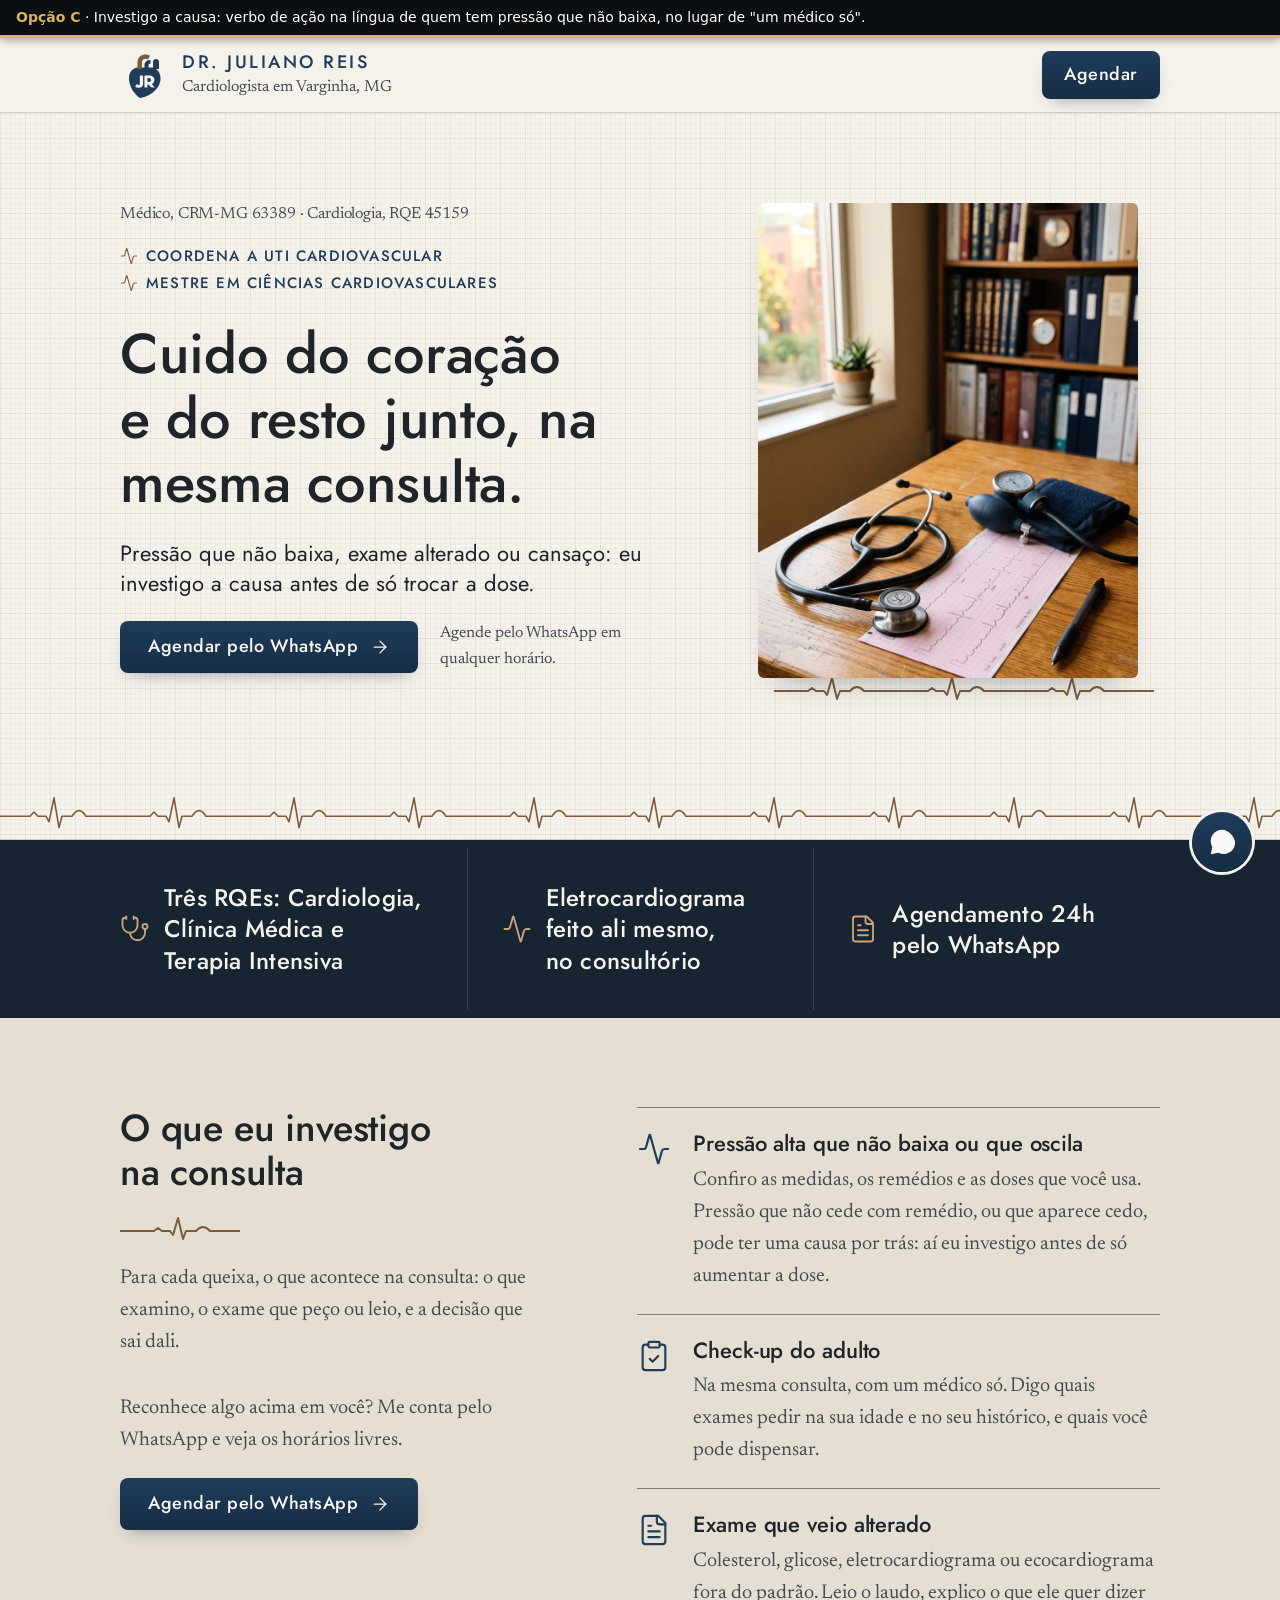
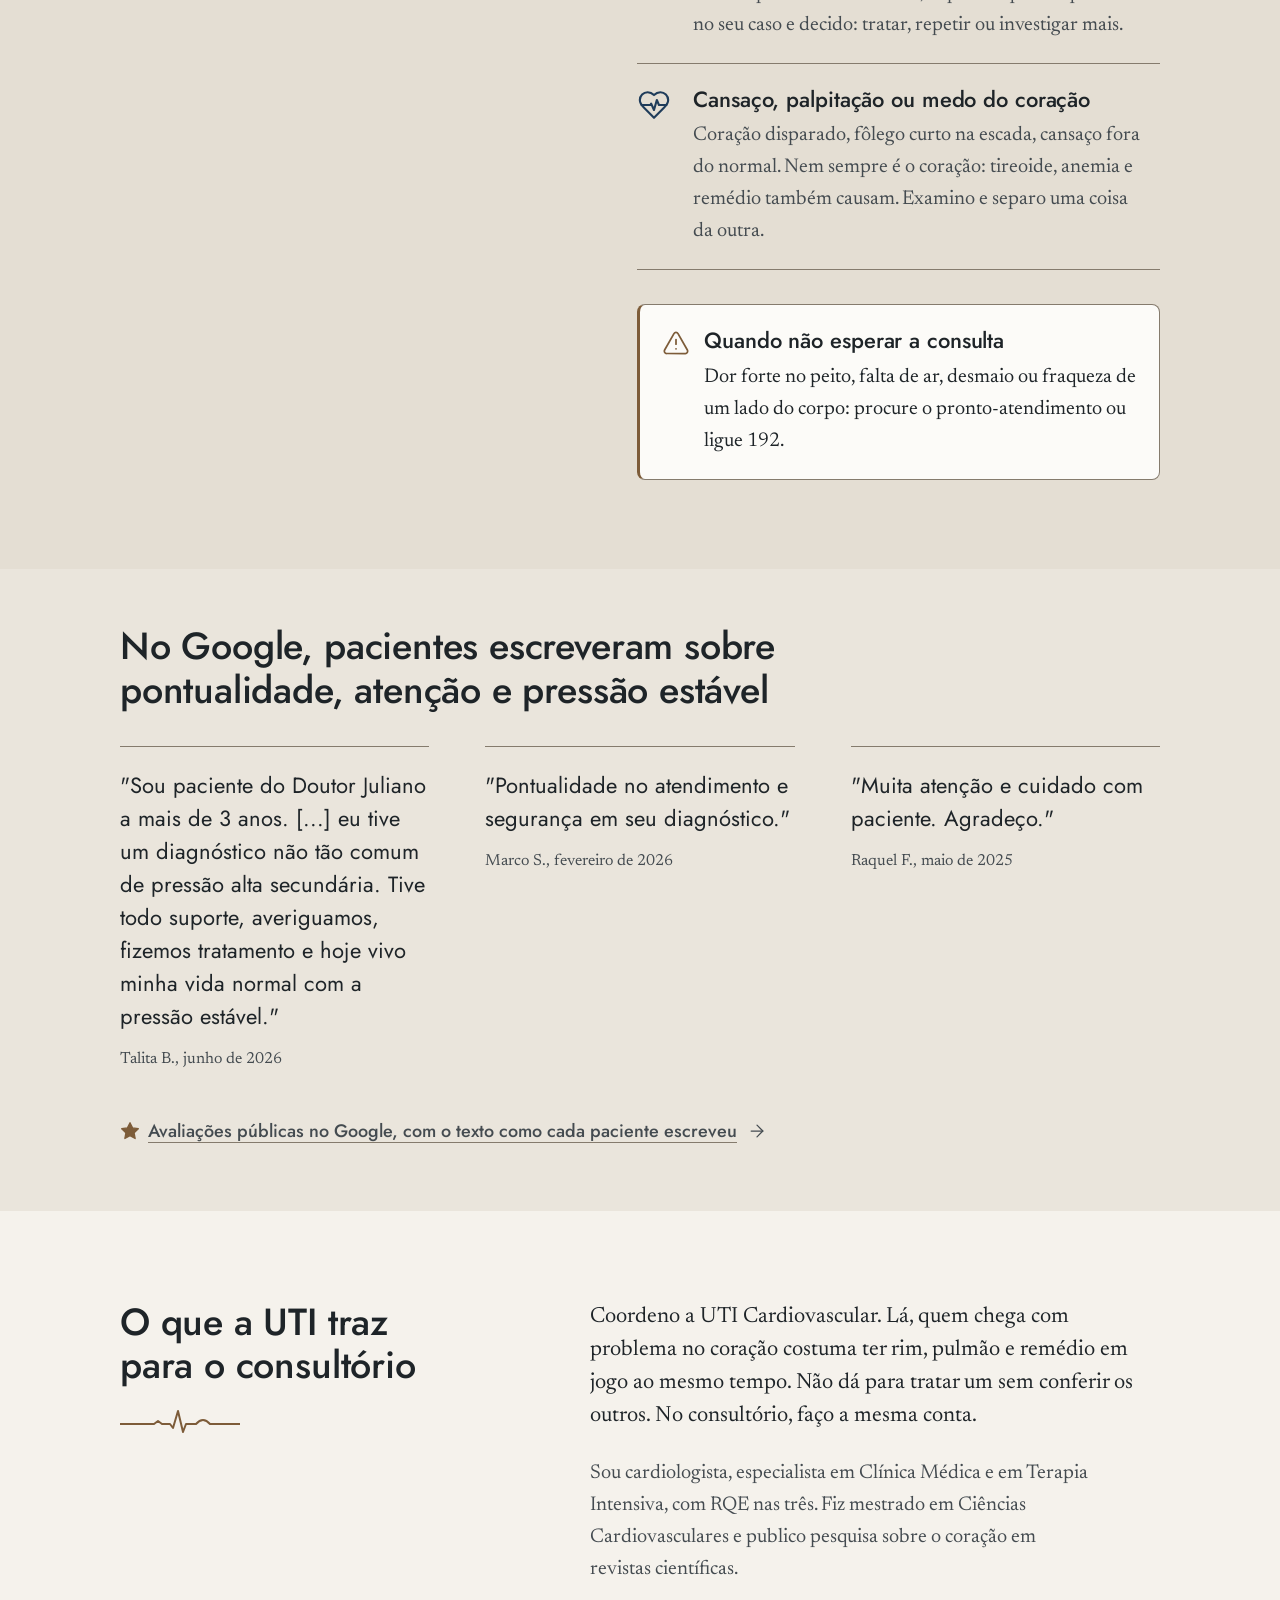
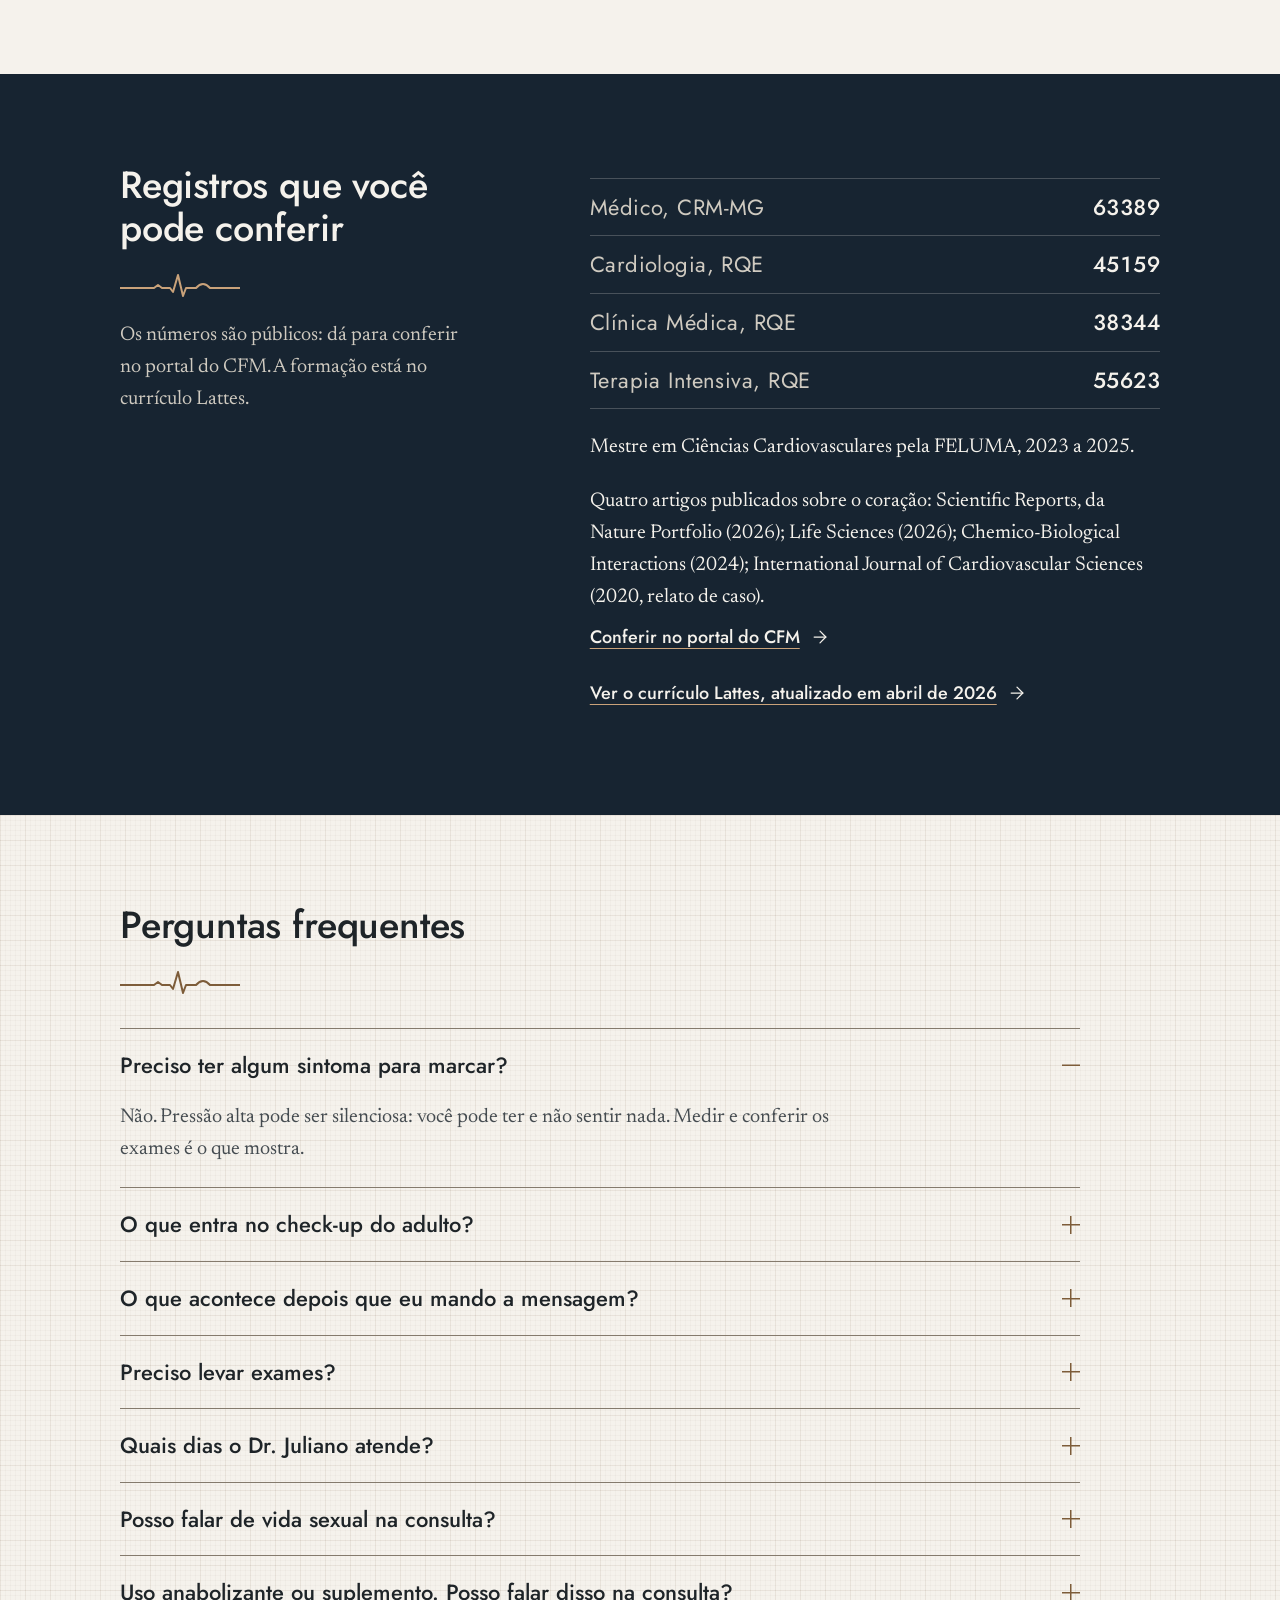
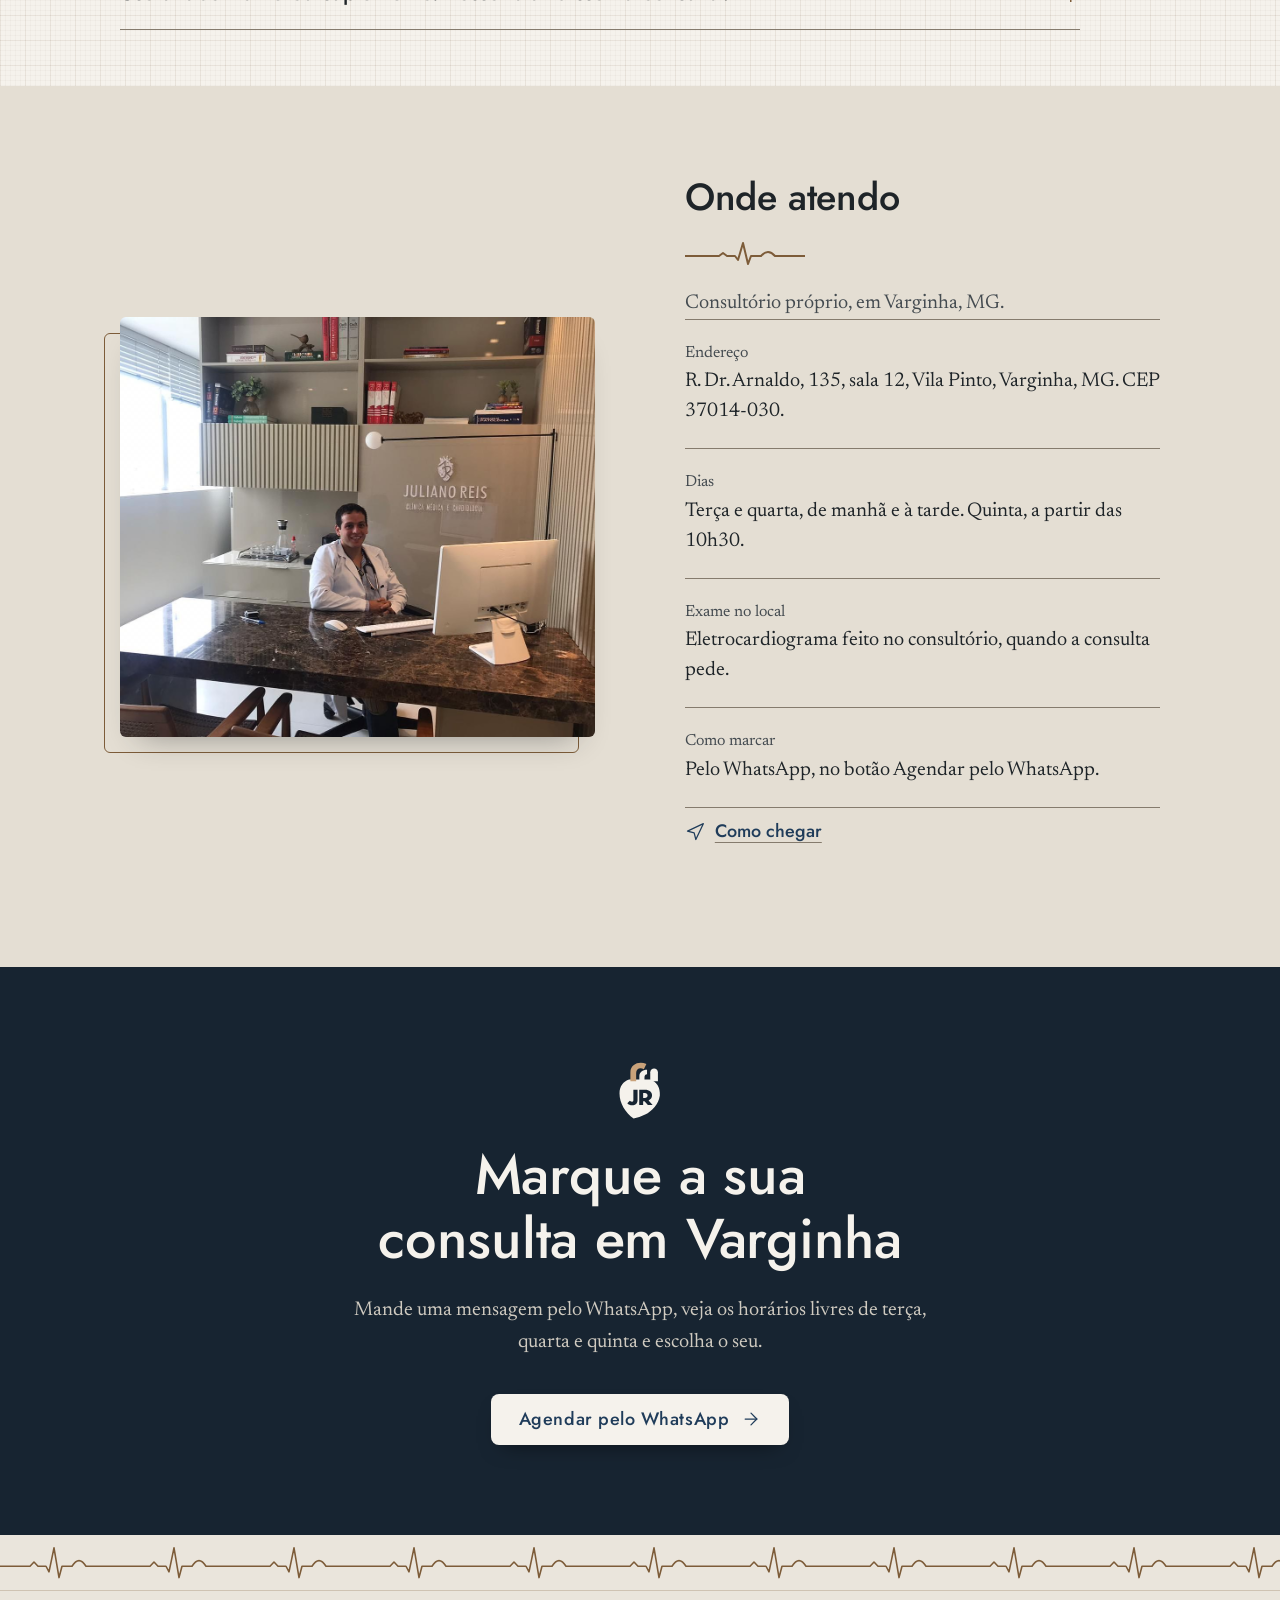
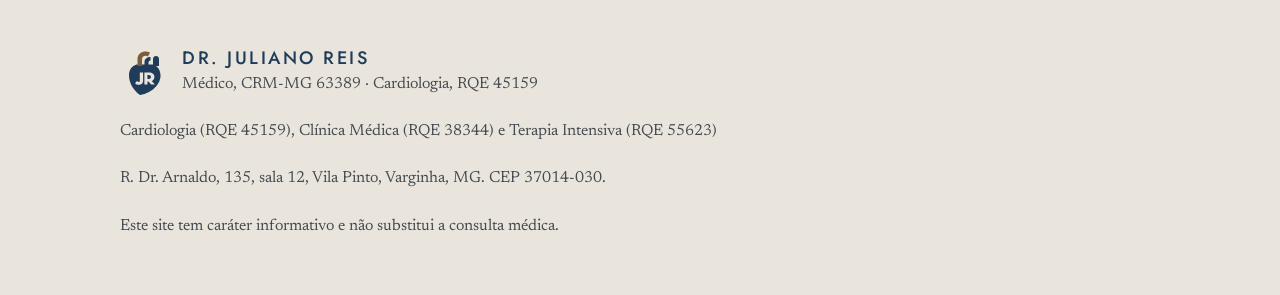
<file: c/index.html>
<!doctype html>
<html lang="pt-BR">
<head>
<meta charset="utf-8">
<meta name="viewport" content="width=device-width,initial-scale=1">
<title>Dr. Juliano Reis, cardiologista em Varginha (RQE 45159)</title>
<!--
Função: site do Dr. Juliano Reis (cardiologista e clínica médica, CRM-MG 63389, Varginha), página única na espinha do blueprint de LP de médico, mais a barra de autoridade (beneficios) e o widget de WhatsApp. O texto mora em copy.md (um bloco ## chave por pedaço); o index.html é gerado por marketing-agency/sites/_shared/monta_site.py e nunca se edita.
Data: 2026-11-09. Marca: external/doctors/juliano/wiki/concepts/marca-juliano (tokens.css copiado para assets/tokens.css, copia de deploy). Ícones: Lucide v0.475.0 (licença ISC), em sprite no começo do body.
Preview noindex em fcamara1109/juliano-lp. Premissas, desvios e pendências: README.md desta pasta.
-->
<meta name="description" content="Dr. Juliano Reis, médico (CRM-MG 63389) e cardiologista (RQE 45159) em Varginha, MG. Coordena a UTI Cardiovascular. Pressão que não baixa, exame alterado e check-up do adulto.">
<meta name="theme-color" content="#F5F2EC">
<meta name="robots" content="noindex,nofollow">
<link rel="icon" type="image/svg+xml" href="img/favicon.svg">
<link rel="icon" type="image/png" sizes="32x32" href="img/favicon-32.png">
<link rel="apple-touch-icon" href="img/favicon-180.png">
<meta property="og:type" content="website">
<meta property="og:locale" content="pt_BR">
<meta property="og:site_name" content="Dr. Juliano Reis">
<meta property="og:title" content="Cuido do coração e do resto junto, na mesma consulta">
<meta property="og:description" content="Médico, CRM-MG 63389. Cardiologia, RQE 45159. Pressão alta, exame alterado e check-up do adulto em Varginha, MG.">
<meta name="twitter:card" content="summary_large_image">
<meta name="twitter:title" content="Cuido do coração e do resto junto, na mesma consulta">
<meta name="twitter:description" content="Médico, CRM-MG 63389. Cardiologia, RQE 45159. Pressão alta, exame alterado e check-up do adulto em Varginha, MG.">
<style>
/* ============================================================
   Dr. Juliano Reis, cardiologista e clínico (CRM-MG 63389)
   Identidade visual "Placa de pedra", versão 1, 09/11/2026

   Função: fonte única das cores, tipos, formas e movimento da marca.
   Base: direção B (evoluir), de exploracoes/direcoes-marca.html. Parte da placa do consultório
   (parede greige, letra em pedra clara, coração com o monograma JR) e corrige o que a placa não
   sustenta na tela: contraste de texto e cor de ação. Regras de uso: manual-marca.html.
   Aguardando o crivo do Dr. Juliano: nada aqui foi visto por ele.

   Importe por caminho, nunca copie os valores:
       <link rel="stylesheet" href=".../marca-juliano/tokens.css">

   Gabarito: python3 _shared/tools/gabarito_marca.py tokens.css manual-marca.html
   ============================================================ */

:root{
  /* ---------- superfície ---------- */
  --juliano-paper:      #F5F2EC;   /* creme de pedra, fundo de toda página */
  --juliano-paper-2:    #EAE5DC;   /* segunda dobra, faixa de apoio */
  --juliano-surface:    #FCFBF8;   /* cartão e campo sobre o creme */
  --juliano-hair:       #D6CFC4;   /* linha fina, só ornamento (o ripado). Nunca delimita controle */
  --juliano-hair-forte: #857B6D;   /* borda de controle: 3.72:1 sobre o creme, 4.02:1 sobre o cartão, 3.31:1 sobre a dobra */

  /* ---------- tinta ---------- */
  --juliano-ink:        #1E2428;   /* carvão de texto, 14.04:1 sobre o creme */
  --juliano-ink-2:      #444B50;   /* texto secundário, 7.94:1 sobre o creme, 7.07:1 sobre a dobra */
  --juliano-ink-3:      #586065;   /* rótulo e legenda, 5.74:1 sobre o creme, 5.11:1 sobre a dobra */

  /* ---------- ação: azul-noite ---------- */
  --juliano-accent:        #1F3C5A;   /* botão, link, coração do símbolo e nome na assinatura: 10.15:1 sobre o creme */
  --juliano-accent-deep:   #162D45;   /* hover do botão: 13.24:1 com o texto do botão */
  --juliano-on-accent:     #FAF8F4;   /* texto do botão: 10.69:1 */

  /* ---------- detalhe: bronze e pedra ---------- */
  --juliano-bronze:     #7D5C39;   /* aorta do símbolo e filete. Aguenta texto: 5.43:1 sobre o creme, 4.84:1 sobre a dobra */
  --juliano-pedra:      #E4DED3;   /* faixa de pedra (a letra da placa): superfície, com tinta por cima. ink-2 dá 6.62:1 */
  --juliano-greige:     #B8AEA0;   /* a parede da placa. Só preenchimento e foto: 1.96:1 sobre o creme, nunca letra */

  /* ---------- noite: o único fundo escuro ---------- */
  --juliano-night:      #172431;   /* faixa escura, avatar escuro, assinatura em fundo escuro */
  --juliano-on-night:   #F5F2EC;   /* texto sobre a noite, 14.10:1 */
  --juliano-on-night-2: #CFCAC0;   /* texto secundário sobre a noite, 9.65:1 */
  --juliano-bronze-claro: #C9A27A; /* bronze sobre a noite, 6.70:1 */

  /* ---------- semântico ----------
     A cor nunca vem sozinha: o rótulo escrito também diz. */
  --juliano-ok:         #2F6641;   /* 6.17:1 sobre o creme */
  --juliano-erro:       #A03A34;   /* 6.07:1 sobre o creme */

  /* ---------- tipografia ----------
     Jost no nome, nos títulos e nos botões: é a letra da placa, geométrica e de caixa-alta espaçada.
     Newsreader no texto: serifa de leitura, calma, que aguenta 20px sem cansar quem tem 50 anos ou mais. */
  --juliano-display: 'Jost', 'Avenir Next', 'Segoe UI', system-ui, sans-serif;
  --juliano-body:    'Newsreader', Georgia, 'Times New Roman', serif;

  /* Escala, em rem com o piso em px (o gabarito lê o primeiro px). Escolha de acessibilidade (legibilidade 50+, sem afirmar o público): corpo 20px,
     legenda 16px, nada abaixo de 15px nesta marca, rótulo incluso. */
  --juliano-t-display: clamp(32px, 1.6rem + 2.4vw, 3.5rem);
  --juliano-t-h2:      clamp(26px, 1.4rem + 1.2vw, 2.375rem);
  --juliano-t-h3:      max(22px, 1.375rem);
  --juliano-t-lede:    max(22px, 1.375rem);
  --juliano-t-corpo:   max(20px, 1.25rem);
  --juliano-t-legenda: max(16px, 1rem);
  --juliano-t-rotulo:  max(15px, 0.9375rem);
  --juliano-t-botao:   max(18px, 1.125rem);

  --juliano-lh-titulo:  1.15;
  --juliano-lh-corpo:   1.6;
  --juliano-lh-legenda: 1.6;

  --juliano-peso-titulo: 500;   /* Jost 500: o 400 afina demais no azul-noite */
  --juliano-peso-corpo:  400;
  --juliano-peso-botao:  500;

  /* caixa-alta espaçada: o jeito da placa de escrever o nome e o descritor */
  --juliano-track-nome:   .14em;
  --juliano-track-rotulo: .1em;
  --juliano-track-titulo: -.005em;

  /* ---------- espaço ---------- */
  --juliano-e-1:  8px;
  --juliano-e-2: 14px;
  --juliano-e-3: 22px;
  --juliano-e-4: 34px;
  --juliano-e-5: 56px;
  --juliano-e-6: clamp(64px, 7vw, 104px);

  --juliano-toque: 48px;   /* alvo mínimo de toque (acima dos 44px da WCAG 2.5.5, por acessibilidade) */

  /* ---------- forma ---------- */
  --juliano-r-btn:    8px;
  --juliano-r-cartao: 10px;
  --juliano-r-campo:  8px;
  --juliano-r-foto:   6px;

  /* ---------- grafismo: o ripado ----------
     O painel de madeira ripada da parede do consultório. Só em faixa larga (topo e rodapé do site, fundo de cartão),
     nunca atrás de texto corrido. */
  --juliano-ripado: repeating-linear-gradient(90deg, var(--juliano-hair) 0 1px, transparent 1px 14px);

  /* ---------- sombra: deslocada e macia, nunca halo ---------- */
  --juliano-sombra-btn:       0 8px 18px -10px rgba(22,45,69,.55);
  --juliano-sombra-btn-hover: 0 12px 22px -10px rgba(22,45,69,.6);
  --juliano-sombra-foto:      0 18px 30px -20px rgba(30,36,40,.45);

  /* ---------- movimento ---------- */
  --juliano-ease: cubic-bezier(.2,.7,.2,1);   /* saída exponencial */
  --juliano-dur:  .3s;
}

</style>
<noscript><style>button[data-wa],.wafloat{display:none!important}.sticky{display:flex!important}</style></noscript>
<style>
@font-face{font-family:'Jost';src:url([data-uri]) format('woff');font-weight:100 900;font-style:normal;font-display:swap}
@font-face{font-family:'Newsreader';src:url([data-uri]) format('woff');font-weight:200 800;font-style:normal;font-display:swap}

/* ---------- base ---------- */
*{box-sizing:border-box}
:root{
  --sticky-h:76px;
  --wrap-pad:clamp(20px,4.5vw,40px);
  --site-t-fio:clamp(20px,2vw,24px);   /* degrau proprio: linha da barra de autoridade, entre o corpo (20) e o h2 (26 a 38) */
}
html{-webkit-text-size-adjust:100%;scroll-behavior:smooth;scroll-padding-top:96px;scrollbar-color:var(--juliano-hair-forte) var(--juliano-paper-2);accent-color:var(--juliano-accent)}
body{margin:0;background:var(--juliano-paper);color:var(--juliano-ink);font-family:var(--juliano-body);font-weight:var(--juliano-peso-corpo);font-size:20px;line-height:1.6;-webkit-font-smoothing:antialiased;font-synthesis:none;caret-color:var(--juliano-accent);}
::selection{background:var(--juliano-accent);color:var(--juliano-on-accent)}
:focus-visible{outline:3px solid var(--juliano-accent);outline-offset:3px}
.beneficios :focus-visible,.prova :focus-visible,.cta-final :focus-visible{outline-color:var(--juliano-on-night)}
img{max-width:100%;height:auto}
svg{display:block}
p{margin:0 0 1.1em;max-width:62ch;text-wrap:pretty}
a{color:var(--juliano-accent);text-underline-offset:.2em;text-decoration-thickness:1px}
button{font:inherit;color:inherit}
.wrap{max-width:1120px;margin:0 auto;padding:0 var(--wrap-pad)}
.pular{position:absolute;left:-9999px;top:8px;z-index:100;background:var(--juliano-accent);color:var(--juliano-on-accent);padding:12px 18px;border-radius:var(--juliano-r-campo)}
.pular:focus{left:12px}
.ico{width:28px;height:28px;flex:none;fill:none;stroke:currentColor;stroke-width:1.5;stroke-linecap:round;stroke-linejoin:round}

/* ---------- tipos ---------- */
h1,h2,h3{margin:0;font-family:var(--juliano-display);font-weight:var(--juliano-peso-titulo);line-height:var(--juliano-lh-titulo);letter-spacing:var(--juliano-track-titulo);text-wrap:balance}
h1{font-size:clamp(32px,1.6rem + 2.4vw,56px)}
h2{font-size:clamp(26px,1.4rem + 1.2vw,38px)}
h3{font-size:22px;line-height:1.25}
.filete{display:block;width:44px;height:2px;margin:var(--juliano-e-3) 0 var(--juliano-e-3);background:var(--juliano-bronze,#7D5C39)}
.leg{font-size:var(--juliano-t-legenda);line-height:var(--juliano-lh-legenda);color:var(--juliano-ink-2)}

/* ---------- botao: azul-noite, um por dobra. Sobre a noite inverte (creme com letra azul-noite), senao some ---------- */
.btn{position:relative;display:inline-flex;align-items:center;justify-content:center;gap:12px;min-height:var(--juliano-toque);padding:14px 28px;border:0;border-radius:var(--juliano-r-btn);font-family:var(--juliano-display);font-weight:var(--juliano-peso-botao);font-size:var(--juliano-t-botao);line-height:1.3;letter-spacing:.03em;color:var(--juliano-on-accent);background:linear-gradient(180deg,var(--juliano-accent,#1F3C5A) 0%,var(--juliano-accent-deep) 100%);box-shadow:var(--juliano-sombra-btn);cursor:pointer;text-decoration:none;transition:transform var(--juliano-dur) var(--juliano-ease),box-shadow var(--juliano-dur) var(--juliano-ease),background var(--juliano-dur) var(--juliano-ease)}
.btn:hover{transform:translateY(-2px);box-shadow:var(--juliano-sombra-btn-hover);background:var(--juliano-accent-deep)}
.btn:active{transform:translateY(0)}
.btn .seta{width:20px;height:20px;transition:transform var(--juliano-dur) var(--juliano-ease)}
.btn:hover .seta{transform:translateX(4px)}
.btn.claro{background:var(--juliano-on-night);color:var(--juliano-accent);box-shadow:0 10px 22px -12px rgba(0,0,0,.6)}
.btn.claro:hover{background:#fff}
.link-seta{display:inline-flex;align-items:center;gap:10px;min-height:var(--juliano-toque);color:var(--juliano-accent);font-family:var(--juliano-display);font-weight:var(--juliano-peso-botao);font-size:var(--juliano-t-botao);text-decoration:underline;text-decoration-color:var(--juliano-hair-forte);text-decoration-thickness:1px;text-underline-offset:.3em;transition:text-decoration-color var(--juliano-dur) var(--juliano-ease)}
.link-seta:hover{text-decoration-color:var(--juliano-accent)}
.link-seta .ico{width:20px;height:20px}

/* ---------- header ---------- */
.topo-site{position:relative;z-index:40;background:var(--juliano-paper);border-bottom:1px solid var(--juliano-hair)}
.topo-site .wrap{display:flex;align-items:center;justify-content:space-between;gap:var(--juliano-e-3);padding-top:10px;padding-bottom:10px}
.marca{display:flex;align-items:center;gap:12px;text-decoration:none;min-width:0;color:var(--juliano-accent)}
.marca img{width:44px;height:44px;flex:none}
.wm{display:block;min-width:0}
.wm b{display:block;font-family:var(--juliano-display);font-weight:var(--juliano-peso-titulo);font-size:17px;line-height:1.1;letter-spacing:var(--juliano-track-nome);text-transform:uppercase;white-space:nowrap}
.wm span{display:block;margin-top:5px;font-size:var(--juliano-t-legenda);line-height:1.25;color:var(--juliano-ink-2)}
.topo-site .btn{display:none;min-height:var(--juliano-toque);padding:9px 22px}

/* ---------- hero: o eixo, o nome, uma linha de prova, um botao, o apoio ---------- */
.hero{position:relative;padding:var(--juliano-e-4) 0 0;background:var(--juliano-paper)}
.hero .wrap{display:grid;grid-template-columns:minmax(0,1fr);grid-template-areas:"reg" "chips" "h1" "sub" "acoes" "foto";row-gap:var(--juliano-e-2);align-items:start}
.hero .legal{grid-area:reg;margin:0;font-size:var(--juliano-t-rotulo);line-height:1.4;letter-spacing:-.01em;color:var(--juliano-ink-2)}
.chips{grid-area:chips;list-style:none;margin:0 0 var(--juliano-e-1);padding:0;display:flex;flex-wrap:wrap;gap:var(--juliano-e-1) var(--juliano-e-3)}
.chips li{display:inline-flex;align-items:center;gap:8px;font-family:var(--juliano-display);font-weight:var(--juliano-peso-titulo);font-size:15px;line-height:1.25;text-transform:uppercase;letter-spacing:.08em;color:var(--juliano-accent)}
.chips .ico{width:18px;height:18px;flex:none;color:var(--juliano-bronze)}
.hero h1{grid-area:h1}
.sub{grid-area:sub;margin:0;max-width:34em;font-family:var(--juliano-display);font-weight:400;font-size:var(--juliano-t-lede);line-height:1.4;color:var(--juliano-ink)}
.foto{grid-area:foto;position:relative;margin:0}
.foto img{display:block;width:100%;height:260px;object-fit:cover;object-position:50% 30%;border-radius:var(--juliano-r-foto);box-shadow:var(--juliano-sombra-foto);background:var(--juliano-greige)}
.acoes{grid-area:acoes;display:grid;gap:var(--juliano-e-2);justify-items:start}
.acoes .btn{width:100%}
.acoes .micro{margin:0}
/* o ripado do painel de madeira: faixa decorativa na base do hero, nunca atras de texto. O unico movimento autoral da pagina: varre da esquerda para a direita uma vez, na carga */
.ripado{display:block;height:44px;margin-top:var(--juliano-e-5);background:url(img/amb-ripado.jpg) center 30%/auto 180% repeat-x;border-top:1px solid var(--juliano-hair-forte)}
.js .ripado{animation:ripado-entra 1.3s .2s cubic-bezier(.16,1,.3,1) both}
@keyframes ripado-entra{from{clip-path:inset(0 100% 0 0)}to{clip-path:inset(0 0 0 0)}}

/* ---------- beneficios: a barra de autoridade, na noite. Tres objecoes diferentes, cada uma com seu icone ---------- */
.beneficios{background:var(--juliano-night,#172431);color:var(--juliano-on-night);padding:var(--juliano-e-1) 0}
.beneficios ul{list-style:none;margin:0;padding:0;display:grid}
.beneficios li{display:flex;align-items:center;gap:var(--juliano-e-2);padding:var(--juliano-e-3) 0;border-top:1px solid rgba(245,242,236,.16);font-family:var(--juliano-display);font-weight:var(--juliano-peso-titulo);font-size:var(--site-t-fio);line-height:1.3;letter-spacing:.01em;text-wrap:balance}
.beneficios li:first-child{border-top:0}
.beneficios .ico{width:30px;height:30px;color:var(--juliano-bronze-claro)}

/* ---------- servicos: pedra clara. Titulo e convite de um lado, lista com icone do outro (regua, sem cartao) ---------- */
.servicos{background:var(--juliano-pedra);padding:var(--juliano-e-6) 0}
.servicos .wrap{display:grid;gap:var(--juliano-e-5)}
.servicos .cab p{margin:0 0 var(--juliano-e-3);max-width:34em;color:var(--juliano-ink-2)}
.servicos .cab .fecho{margin-top:var(--juliano-e-4)}
.itens{list-style:none;margin:0;padding:0;border-bottom:1px solid var(--juliano-hair-forte)}
.item{display:grid;grid-template-columns:auto minmax(0,1fr);column-gap:var(--juliano-e-3);padding:var(--juliano-e-3) 0;border-top:1px solid var(--juliano-hair-forte)}
.item .ico{width:34px;height:34px;margin-top:2px;color:var(--juliano-accent)}
.item h3{margin:0 0 6px}
.item p{margin:0;color:var(--juliano-ink-2)}
.urgencia{margin-top:var(--juliano-e-4);display:grid;grid-template-columns:auto minmax(0,1fr);column-gap:var(--juliano-e-2);padding:var(--juliano-e-3);background:var(--juliano-surface);border:1px solid var(--juliano-hair-forte);border-left:3px solid var(--juliano-bronze);border-radius:var(--juliano-r-campo)}
.urgencia .ico{margin-top:2px;color:var(--juliano-bronze)}
.urgencia h3{margin:0 0 6px}
.urgencia p{margin:0;color:var(--juliano-ink)}

/* ---------- porque: papel. O titulo de um lado, a voz dele do outro ---------- */
.porque{background:var(--juliano-paper);padding:var(--juliano-e-6) 0}
.porque .wrap{display:grid;gap:var(--juliano-e-4)}
.porque .corpo p:last-child{margin-bottom:0}
.porque p{color:var(--juliano-ink-2)}
.porque .abre{font-size:var(--juliano-t-lede);line-height:1.5;color:var(--juliano-ink)}

/* ---------- prova: noite. Os registros em linha de placa (rotulo e numero no mesmo tamanho), ---------- */
.prova{background:var(--juliano-night);color:var(--juliano-on-night);padding:var(--juliano-e-6) 0}
.prova .wrap{display:grid;gap:var(--juliano-e-4)}
.prova .cab p{margin:0}
.prova .links{margin:0 0 var(--juliano-e-1)}
.prova h2{color:var(--juliano-on-night)}
.prova .filete{background:var(--juliano-bronze-claro)}
.prova p{color:var(--juliano-on-night-2)}
.regs{margin:var(--juliano-e-2) 0 0;padding:0;border-bottom:1px solid rgba(245,242,236,.22);max-width:34em}
.regs div{display:flex;justify-content:space-between;align-items:baseline;gap:var(--juliano-e-3);padding:var(--juliano-e-2) 0;border-top:1px solid rgba(245,242,236,.22)}
.regs dt,.regs dd{margin:0;font-family:var(--juliano-display);font-weight:var(--juliano-peso-titulo);font-size:var(--juliano-t-h3);line-height:1.3;letter-spacing:.02em}
.regs dt{color:var(--juliano-on-night-2);font-weight:400}
.regs dd{color:var(--juliano-on-night);font-variant-numeric:tabular-nums}
.prova .mestrado{margin:var(--juliano-e-3) 0 0;max-width:34em;color:var(--juliano-on-night)}
.prova .link-seta{color:var(--juliano-on-night);text-decoration-color:var(--juliano-bronze-claro)}
.prova .link-seta:hover{text-decoration-color:var(--juliano-on-night)}

/* ---------- avaliacoes: papel 2. Tres falas de pacientes, a fonte publica no fim. Sem nota numerica ---------- */
.avaliacoes{background:var(--juliano-paper-2);padding:var(--juliano-e-5) 0}
.avaliacoes .wrap{display:grid;gap:var(--juliano-e-4)}
.avaliacoes .vozes{list-style:none;margin:0;padding:0;display:grid;gap:var(--juliano-e-4)}
.avaliacoes .voz{margin:0;padding-top:var(--juliano-e-3);border-top:1px solid var(--juliano-hair-forte)}
.avaliacoes blockquote{margin:0}
.avaliacoes blockquote p{margin:0;font-family:var(--juliano-display);font-size:var(--juliano-t-lede);line-height:1.5;color:var(--juliano-ink)}
.avaliacoes .autor{margin:var(--juliano-e-2) 0 0;font-size:var(--juliano-t-legenda);color:var(--juliano-ink-2)}
.avaliacoes .fonte{margin:0;display:flex;align-items:center;gap:var(--juliano-e-1)}
.avaliacoes .fonte .estrela{width:20px;height:20px;flex:none;fill:var(--juliano-bronze);stroke:var(--juliano-bronze);stroke-width:1.5;stroke-linejoin:round}
.avaliacoes .link-seta{color:var(--juliano-ink-2)}

/* ---------- faq: papel, details e summary (funciona sem JavaScript) ---------- */
.faq{background:var(--juliano-paper);padding:var(--juliano-e-6) 0 var(--juliano-e-5)}
.faq .lista{margin-top:var(--juliano-e-4);max-width:48em;border-bottom:1px solid var(--juliano-hair-forte)}
.faq details{border-top:1px solid var(--juliano-hair-forte)}
.faq summary{display:flex;align-items:center;justify-content:space-between;gap:var(--juliano-e-3);min-height:var(--juliano-toque);padding:var(--juliano-e-3) 0;cursor:pointer;list-style:none;font-family:var(--juliano-display);font-weight:var(--juliano-peso-titulo);font-size:var(--juliano-t-h3);line-height:1.3;color:var(--juliano-ink);transition:color var(--juliano-dur) var(--juliano-ease)}
.faq summary::-webkit-details-marker{display:none}
.faq summary::after{content:"";flex:none;width:18px;height:18px;color:var(--juliano-bronze);background:linear-gradient(currentColor,currentColor) center/100% 1.5px no-repeat,linear-gradient(currentColor,currentColor) center/1.5px 100% no-repeat;transition:transform var(--juliano-dur) var(--juliano-ease)}
.faq details[open] summary::after{background:linear-gradient(currentColor,currentColor) center/100% 1.5px no-repeat;transform:rotate(180deg)}
.faq summary:hover{color:var(--juliano-accent)}
.faq details p{margin:0;padding:0 0 var(--juliano-e-3);max-width:38em;color:var(--juliano-ink-2)}

/* ---------- local: pedra clara. Foto do consultorio e as linhas de endereco, dia, consulta e como marcar ---------- */
.local{background:var(--juliano-pedra);padding:var(--juliano-e-6) 0}
.local .foto-c{display:block;margin:0}
.local .foto-c img{display:block;width:100%;height:clamp(190px,52vw,320px);object-fit:cover;object-position:50% 62%}
.local .wrap{display:grid;gap:var(--juliano-e-4)}
.local .cab p{margin:0;max-width:34em;color:var(--juliano-ink-2)}
.local dl{margin:0;border-bottom:1px solid var(--juliano-hair-forte)}
.local .linha-l{display:grid;row-gap:2px;padding:var(--juliano-e-3) 0;border-top:1px solid var(--juliano-hair-forte)}
.local dt{font-size:var(--juliano-t-legenda);line-height:1.4;color:var(--juliano-ink-2)}
.local dd{margin:0;line-height:1.5;color:var(--juliano-ink)}

/* ---------- cta-final: noite, fecha a descida ---------- */
.cta-final{background:var(--juliano-night);color:var(--juliano-on-night);text-align:center;padding:var(--juliano-e-6) 0}
.cta-final .wrap{display:grid;justify-items:center;gap:var(--juliano-e-3)}
.cta-final img{width:64px;height:64px}
.cta-final h2{font-size:clamp(32px,1.6rem + 2.4vw,56px);max-width:15em;color:var(--juliano-on-night)}
.cta-final p{margin:0;max-width:30em;color:var(--juliano-on-night-2)}
.cta-final .btn{margin-top:var(--juliano-e-2)}

/* ---------- rodape: faixa de ripado em cima, depois o aviso legal ---------- */
.rodape{background:var(--juliano-paper-2);padding:0 0 calc(var(--juliano-e-5) + var(--sticky-h) + env(safe-area-inset-bottom))}
.rodape .ripado{margin:0 0 var(--juliano-e-5)}
.js .rodape .ripado{animation:none}
.rodape .wrap{display:grid;gap:var(--juliano-e-3)}
.rodape p{margin:0;max-width:52em}
.rodape .esp,.rodape .end{color:var(--juliano-ink-2)}

/* ---------- float (desktop) e sticky (mobile) ---------- */
.wafloat{display:none}
.sticky{position:fixed;left:0;right:0;bottom:0;z-index:50;display:flex;justify-content:center;background:var(--juliano-paper);border-top:1px solid var(--juliano-hair);padding:10px 16px calc(10px + env(safe-area-inset-bottom));box-shadow:0 -12px 24px -18px rgba(30,36,40,.4)}
.sticky .btn{width:min(100%,360px)}
#wa-modal .online .dot{display:none}

@media (min-width:560px){
  .acoes{grid-auto-flow:column;justify-content:start;align-items:center;gap:var(--juliano-e-3)}
  .acoes .btn{width:auto}
}
@media (min-width:880px){
  .rodape{padding-bottom:var(--juliano-e-5)}
  .sticky{display:none}
  .wafloat{display:flex}
  .topo-site{position:sticky;top:0}
  .topo-site .btn{display:inline-flex}
  .topo-site .wrap{padding-top:12px;padding-bottom:12px}
  .marca img{width:50px;height:50px}
  .wm b{font-size:18px}
  .hero{padding-top:var(--juliano-e-6)}
  .hero .wrap{grid-template-columns:minmax(0,1.15fr) minmax(0,.85fr);grid-template-areas:"reg foto" "chips foto" "h1 foto" "sub foto" "acoes foto" ". foto";grid-template-rows:auto auto auto auto auto 1fr;column-gap:var(--juliano-e-6);row-gap:var(--juliano-e-3);align-items:start}
  .hero .legal{font-size:var(--juliano-t-legenda)}
  .foto{width:100%;max-width:380px;justify-self:end;margin-right:var(--juliano-e-3)}
  .foto::before{content:"";position:absolute;inset:16px -16px -16px 16px;border:1px solid var(--juliano-bronze);border-radius:var(--juliano-r-foto);z-index:0}
  .foto img{position:relative;z-index:1;width:100%;height:auto;aspect-ratio:4/5;object-position:50% 50%}
  .ripado{height:56px;margin-top:var(--juliano-e-6)}
  .beneficios ul{grid-template-columns:repeat(3,minmax(0,1fr))}
  .beneficios li{border-top:0;border-left:1px solid rgba(245,242,236,.16);padding:var(--juliano-e-4) var(--juliano-e-4)}
  .beneficios li:first-child{border-left:0;padding-left:0}
  .servicos .wrap{grid-template-columns:minmax(0,.9fr) minmax(0,1.1fr);column-gap:var(--juliano-e-6);align-items:start}
  .servicos .cab{position:sticky;top:112px}
  .porque .wrap,.prova .wrap{grid-template-columns:minmax(0,.8fr) minmax(0,1.2fr);column-gap:var(--juliano-e-6);align-items:start}
  .porque .cab,.prova .cab{position:sticky;top:112px}
  .local{padding:var(--juliano-e-6) 0}
  .local .wrap{grid-template-columns:minmax(0,1fr) minmax(0,1fr);column-gap:var(--juliano-e-6);align-items:center}
  .local .foto-c{grid-column:1;grid-row:1;margin:0;position:relative}
  .local .foto-c::before{content:"";position:absolute;inset:16px 16px -16px -16px;border:1px solid var(--juliano-bronze);border-radius:var(--juliano-r-foto);z-index:0}
  .local .foto-c img{position:relative;z-index:1;height:420px;border-radius:var(--juliano-r-foto);box-shadow:var(--juliano-sombra-foto)}
  .local .corpo{grid-column:2;grid-row:1}
  .avaliacoes .vozes{grid-template-columns:repeat(3,minmax(0,1fr));gap:var(--juliano-e-5)}
  .wafloat{width:60px}
}
@media (max-width:879px){.wafloat{display:none!important}}
@media (max-width:359px){.wm b{font-size:15px;letter-spacing:.1em}.marca img{width:38px;height:38px}.btn{padding-left:20px;padding-right:20px}}
@media (prefers-reduced-motion:reduce){
  html{scroll-behavior:auto}
  *,*::before,*::after{animation-duration:.01ms!important;animation-delay:0s!important;transition-duration:.01ms!important}
}
/* ---------- grafismo proprio: o tracado do eletro e o papel milimetrado (Felipe, 15/11/2026; direcao "A + papel" de v2/direcoes/).
   O batimento substitui o filete curto que ML e Isabella tambem usam; o papel entra so no topo e nas perguntas, com parcimonia ---------- */
.filete{width:120px;height:24px;background:url("data:image/svg+xml;utf8,<svg xmlns='http://www.w3.org/2000/svg' viewBox='0 0 120 24' preserveAspectRatio='none'><path d='M0 15H34l4-3 4 3h8l3 4 5-17 5 21 3-8h10q7-8 14 0H120' fill='none' stroke='%237D5C39' stroke-width='2' stroke-linejoin='round' stroke-linecap='round' vector-effect='non-scaling-stroke'/></svg>") left center/120px 24px no-repeat}
.prova .filete{background:transparent left center/120px 24px no-repeat;background-image:url("data:image/svg+xml;utf8,<svg xmlns='http://www.w3.org/2000/svg' viewBox='0 0 120 24' preserveAspectRatio='none'><path d='M0 15H34l4-3 4 3h8l3 4 5-17 5 21 3-8h10q7-8 14 0H120' fill='none' stroke='%23C9A27A' stroke-width='2' stroke-linejoin='round' stroke-linecap='round' vector-effect='non-scaling-stroke'/></svg>")}
.hero,.faq{background:linear-gradient(rgba(125,92,57,.07) 1px,transparent 1px) 0 0/25px 25px,linear-gradient(90deg,rgba(125,92,57,.07) 1px,transparent 1px) 0 0/25px 25px,linear-gradient(rgba(125,92,57,.03) 1px,transparent 1px) 0 0/5px 5px,linear-gradient(90deg,rgba(125,92,57,.03) 1px,transparent 1px) 0 0/5px 5px,var(--juliano-paper)}
.ripado{height:56px;background:url("data:image/svg+xml;utf8,<svg xmlns='http://www.w3.org/2000/svg' viewBox='0 0 1200 24' preserveAspectRatio='none'><path d='M0 15H30l4-3 4 3h8l3 4 5-17 5 21 3-8h10q7-8 14 0H150l4-3 4 3h8l3 4 5-17 5 21 3-8h10q7-8 14 0H270l4-3 4 3h8l3 4 5-17 5 21 3-8h10q7-8 14 0H390l4-3 4 3h8l3 4 5-17 5 21 3-8h10q7-8 14 0H510l4-3 4 3h8l3 4 5-17 5 21 3-8h10q7-8 14 0H630l4-3 4 3h8l3 4 5-17 5 21 3-8h10q7-8 14 0H750l4-3 4 3h8l3 4 5-17 5 21 3-8h10q7-8 14 0H870l4-3 4 3h8l3 4 5-17 5 21 3-8h10q7-8 14 0H990l4-3 4 3h8l3 4 5-17 5 21 3-8h10q7-8 14 0H1110l4-3 4 3h8l3 4 5-17 5 21 3-8h10q7-8 14 0H1200' fill='none' stroke='%237D5C39' stroke-width='1.6' stroke-linejoin='round' stroke-linecap='round' vector-effect='non-scaling-stroke'/></svg>") left center/1200px 34px repeat-x,linear-gradient(rgba(125,92,57,.07) 1px,transparent 1px) 0 0/25px 25px,linear-gradient(90deg,rgba(125,92,57,.07) 1px,transparent 1px) 0 0/25px 25px,linear-gradient(rgba(125,92,57,.03) 1px,transparent 1px) 0 0/5px 5px,linear-gradient(90deg,rgba(125,92,57,.03) 1px,transparent 1px) 0 0/5px 5px,var(--juliano-paper);border-top:0;border-bottom:1px solid rgba(125,92,57,.25)}
.js .ripado{animation:traco 2.4s .3s cubic-bezier(.65,0,.35,1) both}
@keyframes traco{from{clip-path:inset(0 100% 0 0)}to{clip-path:inset(0 0 0 0)}}
.rodape .ripado{background:url("data:image/svg+xml;utf8,<svg xmlns='http://www.w3.org/2000/svg' viewBox='0 0 1200 24' preserveAspectRatio='none'><path d='M0 15H30l4-3 4 3h8l3 4 5-17 5 21 3-8h10q7-8 14 0H150l4-3 4 3h8l3 4 5-17 5 21 3-8h10q7-8 14 0H270l4-3 4 3h8l3 4 5-17 5 21 3-8h10q7-8 14 0H390l4-3 4 3h8l3 4 5-17 5 21 3-8h10q7-8 14 0H510l4-3 4 3h8l3 4 5-17 5 21 3-8h10q7-8 14 0H630l4-3 4 3h8l3 4 5-17 5 21 3-8h10q7-8 14 0H750l4-3 4 3h8l3 4 5-17 5 21 3-8h10q7-8 14 0H870l4-3 4 3h8l3 4 5-17 5 21 3-8h10q7-8 14 0H990l4-3 4 3h8l3 4 5-17 5 21 3-8h10q7-8 14 0H1110l4-3 4 3h8l3 4 5-17 5 21 3-8h10q7-8 14 0H1200' fill='none' stroke='%237D5C39' stroke-width='1.6' stroke-linejoin='round' stroke-linecap='round' vector-effect='non-scaling-stroke'/></svg>") left center/1200px 34px repeat-x}
@media (prefers-reduced-motion:reduce){.js .ripado{animation:none}}
@media (min-width:880px){.foto::before{border:0;border-radius:0;inset:auto -16px -22px 16px;height:24px;background:url("data:image/svg+xml;utf8,<svg xmlns='http://www.w3.org/2000/svg' viewBox='0 0 120 24' preserveAspectRatio='none'><path d='M0 15H34l4-3 4 3h8l3 4 5-17 5 21 3-8h10q7-8 14 0H120' fill='none' stroke='%237D5C39' stroke-width='2' stroke-linejoin='round' stroke-linecap='round' vector-effect='non-scaling-stroke'/></svg>") left/120px 24px repeat-x}}
/* topo em tela cheia no celular, como a ML (Felipe, 16/11/2026): imagem sem rosto do consultorio de cardiologia
   (gerada, opcao C de topo/) ate o Juliano mandar fotos boas; o texto fica por cima, num degrade escuro */
@media (max-width:879px){
.hero{padding:0;background:#141a1f;overflow:hidden}
.hero .wrap{position:relative;min-height:calc(100svh - 150px);padding-top:0;padding-bottom:24px;grid-template-areas:"." "reg" "chips" "h1" "sub" "acoes";grid-template-rows:1fr auto auto auto auto auto;row-gap:10px}
.hero .wrap::before{content:"";position:absolute;inset:0 -16px;background:linear-gradient(180deg,rgba(20,26,31,0) 25%,rgba(20,26,31,.82) 50%,rgba(20,26,31,.97) 100%),url(img/hero-mesa.jpg) 60% 40%/cover no-repeat;z-index:0}
.hero .wrap>*{position:relative;z-index:1}
.hero .foto{display:none}
.hero .legal,.hero .sub{color:#E9E4DC}
.hero h1{color:#fff}
.hero .chips li{color:#F1D9B8}
.hero .chips .ico{color:#E2B98A}
.hero .ripado{display:none}
}
</style>
<style>
/* widget:inicio */
  /* tema do widget — defaults neutros via :where() (especificidade 0) pra que
     um override #wa-modal{...} na LP sempre vença, em qualquer ordem no documento */
  :where(#wa-modal), :where(.wafloat){
    --wa:#25D366;                 /* verde WhatsApp (fixo) */
    --wa-head-a:#3a6ea5;          /* gradiente do header (claro) */
    --wa-head-b:#1f3b5c;          /* gradiente do header (escuro) + texto forte */
    --wa-accent:#f5a623;          /* destaque: foco do input, número em evidência */
    --wa-accent-d:#d98614;
    --wa-band:#eef2f6;            /* faixa clara (barra online) */
    --wa-surface:#fff;
    --wa-line:#e6e6e6;
    --wa-ink:#333;
    --wa-muted:#8a8a8a;
    --wa-head-font:'Poppins',system-ui,sans-serif;
    --wa-body-font:'Montserrat',system-ui,sans-serif;
  }

  /* botão flutuante (gatilho default; opcional) */
  .wafloat{position:fixed;right:22px;bottom:22px;width:56px;height:56px;border-radius:50%;background:var(--wa);
    display:flex;align-items:center;justify-content:center;box-shadow:0 8px 22px rgba(0,0,0,.25);z-index:45;cursor:pointer;border:0;}
  .wafloat svg{width:30px;height:30px;fill:#fff;}

  #wa-modal{border:none;background:transparent;padding:0;max-width:100%;position:fixed;inset:0;margin:auto;height:max-content;overflow:visible;}
  #wa-modal::backdrop{background:rgba(20,20,20,.55);}
  #wa-modal .widget{width:360px;max-width:92vw;background:var(--wa-surface);border-radius:22px;box-shadow:0 30px 70px -25px rgba(0,0,0,.45);overflow:hidden;position:relative;font-family:var(--wa-body-font);color:var(--wa-ink);}
  #wa-modal .wa-close{position:absolute;top:11px;right:13px;z-index:5;width:30px;height:30px;border:none;border-radius:50%;background:rgba(255,255,255,.22);color:#fff;font-size:14px;cursor:pointer;line-height:1;display:grid;place-items:center;}
  #wa-modal .wa-close:hover{background:rgba(255,255,255,.4);}
  #wa-modal .screen{display:none;}
  #wa-modal .screen.active{display:block;animation:wafade .3s ease;}
  @keyframes wafade{from{opacity:0;transform:translateY(6px);}to{opacity:1;transform:none;}}
  #wa-modal .whead{background:linear-gradient(135deg,var(--wa-head-a),var(--wa-head-b));color:#fff;padding:1.15rem 3.4rem 1.25rem 1.25rem;display:flex;align-items:center;gap:.85rem;}  /* 3.4rem à direita: o texto não passa por baixo do botão fechar */
  #wa-modal .avatar{flex:none;width:56px;height:56px;border-radius:50%;position:relative;background:rgba(255,255,255,.18);border:2.5px solid rgba(255,255,255,.85);display:grid;place-items:center;}
  #wa-modal .avatar svg{width:30px;height:30px;}
  #wa-modal .avatar img{display:block;width:100%;height:100%;border-radius:50%;object-fit:cover;object-position:50% 20%;}  /* opcional: foto no lugar do ícone (class="avatar foto") */
  #wa-modal .avatar .on{position:absolute;right:1px;bottom:1px;width:13px;height:13px;border-radius:50%;background:var(--wa);border:2.5px solid var(--wa-head-b);}
  #wa-modal .who{display:flex;flex-direction:column;gap:2px;min-width:0;}
  #wa-modal .nm{font-family:var(--wa-head-font);font-weight:700;font-size:1.15rem;letter-spacing:-.01em;}
  #wa-modal .cred{display:block;margin:0;padding:0;border:0;font-size:.72rem;font-weight:500;color:rgba(255,255,255,.92);line-height:1.35;}  /* display/margin/padding/border: a LP pode ter .cred proprio (bloco de credenciais) e ele nao pode vazar pro modal */
  #wa-modal .online{display:flex;align-items:center;gap:.45rem;padding:.55rem 1.25rem;background:var(--wa-band);font-size:.74rem;font-weight:600;color:var(--wa-head-b);}
  #wa-modal .online .dot{width:7px;height:7px;border-radius:50%;background:var(--wa);box-shadow:0 0 0 3px rgba(37,211,102,.25);}
  #wa-modal .wbody{padding:1.2rem 1.25rem 1.4rem;}
  #wa-modal .lead-line{font-family:var(--wa-head-font);font-size:1.3rem;font-weight:600;line-height:1.25;letter-spacing:-.01em;margin-bottom:1rem;color:var(--wa-head-b);}
  #wa-modal .field{display:block;margin-bottom:1rem;}
  #wa-modal .field .lbl{display:block;font-size:.74rem;font-weight:600;color:var(--wa-head-b);margin-bottom:.35rem;}
  #wa-modal .field input{width:100%;height:48px;border-radius:12px;border:1.5px solid var(--wa-line);background:#fff;color:var(--wa-ink);padding:0 .9rem;font-size:1rem;font-family:var(--wa-body-font);outline:none;transition:border-color .15s,box-shadow .15s;}
  #wa-modal .field input::placeholder{color:#b3b3b3;}
  #wa-modal .field input:focus{border-color:var(--wa-accent);box-shadow:0 0 0 3px rgba(245,166,35,.22);}
  #wa-modal .field input.wa-err,#wa-modal .field input.wa-err:focus{border-color:#e5484d;box-shadow:0 0 0 3px rgba(229,72,77,.2);}
  #wa-modal .wa-err-msg{display:block;margin-top:.4rem;font-size:.74rem;font-weight:600;color:#e5484d;line-height:1.35;}
  #wa-modal .btn{width:100%;height:52px;border:none;border-radius:12px;cursor:pointer;display:flex;align-items:center;justify-content:center;gap:.55rem;font-family:var(--wa-head-font);font-size:1rem;font-weight:600;color:#fff;background:var(--wa);transition:filter .15s,transform .1s;}
  #wa-modal .btn:hover{filter:brightness(1.05);}
  #wa-modal .btn:active{transform:translateY(1px);}
  #wa-modal .btn .wa-ic{width:21px;height:21px;}
  #wa-modal .warn-body{padding:1.2rem 1.25rem 1.4rem;}
  #wa-modal .notice{background:#FFF4E8;border:1.5px solid #FFD8AC;border-radius:16px;padding:1.15rem 1.2rem 1.25rem;margin-bottom:1.1rem;}
  #wa-modal .notice-head{display:inline-flex;align-items:center;gap:.55rem;padding:.5rem .95rem;margin-bottom:.95rem;border-radius:999px;background:var(--wa-accent-d);color:#fff;font-family:var(--wa-head-font);font-weight:700;font-size:.98rem;letter-spacing:.01em;}
  #wa-modal .notice-head .ic{width:1.2rem;height:1.2rem;}
  #wa-modal .notice p{font-size:1rem;line-height:1.55;color:var(--wa-ink);margin:0 0 .65rem;}
  #wa-modal .notice p:last-child{margin-bottom:0;}
  #wa-modal .notice b{font-weight:700;}
  #wa-modal .notice .num{font-family:var(--wa-head-font);font-weight:700;color:var(--wa-accent-d);white-space:nowrap;}
  #wa-modal .num-reinforce{text-align:center;font-size:.9rem;color:var(--wa-accent-d);margin:.8rem 0 0;}
  #wa-modal .num-reinforce b{font-family:var(--wa-head-font);font-weight:700;color:var(--wa-head-b);white-space:nowrap;}
  #wa-modal .back{display:block;width:100%;text-align:center;margin-top:.75rem;background:none;border:none;color:var(--wa-muted);font-size:.8rem;cursor:pointer;font-family:var(--wa-body-font);}
  #wa-modal .back:hover{color:var(--wa-head-b);}

#wa-modal,.wafloat{
  --wa:#25D366;
  --wa-head-a:var(--juliano-accent);--wa-head-b:var(--juliano-accent-deep,var(--juliano-accent));
  --wa-accent:var(--juliano-accent);--wa-accent-d:var(--juliano-accent-deep,var(--juliano-accent));
  --wa-band:var(--juliano-paper-2,var(--juliano-paper));--wa-surface:var(--juliano-surface);--wa-line:var(--juliano-hair-forte);
  --wa-ink:var(--juliano-ink);--wa-muted:var(--juliano-ink-3);
  --wa-head-font:var(--juliano-display);--wa-body-font:var(--juliano-body);
}
#wa-modal .widget{width:400px;max-height:calc(100dvh - 24px);overflow-y:auto;border-radius:20px}
#wa-modal .wa-close{width:44px;height:44px;top:8px;right:8px;background:var(--juliano-paper-2,var(--juliano-paper));color:var(--juliano-ink);border:1px solid var(--juliano-hair)}
#wa-modal .wa-close svg{width:18px;height:18px}
#wa-modal .nm{font-size:1.25rem}
#wa-modal .cred{font-size:.875rem;line-height:1.4}
#wa-modal .online{font-size:.9375rem;font-weight:500;color:var(--juliano-ink)}
#wa-modal .lead-line{color:var(--juliano-ink)}
#wa-modal .field .lbl{font-size:.9375rem;color:var(--juliano-ink)}
#wa-modal .field input{font-size:1.125rem;height:52px}
#wa-modal .wa-hint{margin:.5rem 0 1.1rem;font-size:.9375rem;line-height:1.45;color:var(--juliano-ink-2)}
#wa-modal .wa-err-msg{font-size:1rem;font-weight:500;color:var(--juliano-erro,#A03A34)}
#wa-modal .field input.wa-err,#wa-modal .field input.wa-err:focus{border-color:var(--juliano-erro,#A03A34);box-shadow:0 0 0 3px color-mix(in srgb,var(--juliano-erro,#A03A34) 20%,transparent)}
#wa-modal .btn{background:#1A7F43}  /* verde WhatsApp escurecido: texto branco a 5:1 (o #25D366 dava 1,98:1) */
#wa-modal .btn:hover{background:#156B38;filter:none}
#wa-modal .btn .wa-ic{fill:currentColor}
#wa-modal .warn-body{padding-top:3.5rem}  /* o X ocupa a faixa de cima na tela do aviso */
#wa-modal .notice p{font-size:1.0625rem}
#wa-modal .back{font-size:1rem;min-height:44px}
/* flutuante na cor da marca, com anel do fundo: sem ele o botao some sobre faixas de cor */
.wafloat{right:28px;bottom:28px;width:60px;height:60px;background:var(--juliano-cta-gradient,linear-gradient(180deg,var(--juliano-accent) 0%,var(--juliano-accent-deep,var(--juliano-accent)) 100%));box-shadow:0 0 0 3px var(--juliano-paper),var(--juliano-sombra-btn,0 0 0 0 transparent);transition:transform var(--juliano-dur,.2s) var(--juliano-ease,ease),box-shadow var(--juliano-dur,.2s) var(--juliano-ease,ease)}
.wafloat svg{fill:var(--juliano-on-accent)}
.wafloat:hover{transform:translateY(-2px);box-shadow:0 0 0 3px var(--juliano-paper),var(--juliano-sombra-btn-hover,var(--juliano-sombra-btn,0 0 0 0 transparent))}
@media (prefers-reduced-motion:reduce){#wa-modal .screen.active{animation:none}}
/* widget:fim */
</style>
<style>
/* so esconde depois que o script confirma que roda (html.rv) */
.rv [data-rv]:not(.in){opacity:0;transform:translateY(18px)}
.rv [data-rv]{transition:opacity .7s cubic-bezier(.16,1,.3,1),transform .7s cubic-bezier(.16,1,.3,1)}
.rv [data-rv].in{opacity:1;transform:none}
@media (prefers-reduced-motion:reduce){.rv [data-rv]:not(.in){opacity:1;transform:none}.rv [data-rv]{transition:none}}
@media print{.rv [data-rv]:not(.in){opacity:1;transform:none}}
</style>
<style>
[data-sticky]{transition:transform .3s ease,visibility 0s}
[data-sticky].sticky-off{transform:translateY(110%);visibility:hidden;transition:transform .3s ease,visibility 0s .3s}
@media (prefers-reduced-motion:reduce){[data-sticky],[data-sticky].sticky-off{transition:none}}
/* celular: o CTA do hero some e a barra fixa fica visivel desde o topo, igual em toda LP de medico (Felipe, 14/11/2026; Fred, Aline). Alvo escondido nunca intersecta, entao a barra nao sai. */
@media (max-width:879px){[data-sticky-alvo]{display:none!important}:has(> .hero-micro){display:none!important}}
/* a frase padrao "Agende pelo WhatsApp em qualquer horario." mora na barra fixa no celular (Felipe, 14/11/2026); o gerador injeta o paragrafo .sticky-micro (sem tag literal aqui: o gabarito contaria o comentario como texto) */
[data-sticky]{flex-wrap:wrap}
.sticky-micro{flex-basis:100%;margin:8px 0 0;text-align:center;font-size:.9375rem;font-weight:500;line-height:1.3;color:inherit}
@media (min-width:880px){.sticky-micro{display:none}}
</style>
<style>body{padding-top:var(--rev-h,64px)}html{scroll-padding-top:var(--rev-h,64px)}</style>
</head>
<body>
<div id="rev-faixa" role="note" style="position:fixed;top:0;left:0;right:0;z-index:2147483647;background:#0b0f12;color:#fff;font:600 14px/1.35 system-ui,-apple-system,Segoe UI,sans-serif;padding:8px 16px;border-bottom:3px solid #d9b45a;box-shadow:0 2px 8px rgba(0,0,0,.35)"><strong style="color:#d9b45a">Opção C</strong><span style="font-weight:400"> · Investigo a causa: verbo de ação na língua de quem tem pressão que não baixa, no lugar de "um médico só".</span></div>
<script>document.documentElement.classList.add('js');</script>
<svg width="0" height="0" style="position:absolute" aria-hidden="true" focusable="false">
  <defs>
    <symbol id="i-clock" viewBox="0 0 24 24"><circle cx="12" cy="12" r="10"/><polyline points="12 6 12 12 16 14"/></symbol>
    <symbol id="i-badge" viewBox="0 0 24 24"><path d="M3.85 8.62a4 4 0 0 1 4.78-4.77 4 4 0 0 1 6.74 0 4 4 0 0 1 4.78 4.78 4 4 0 0 1 0 6.74 4 4 0 0 1-4.77 4.78 4 4 0 0 1-6.75 0 4 4 0 0 1-4.78-4.77 4 4 0 0 1 0-6.76Z"/><path d="m9 12 2 2 4-4"/></symbol>
    <symbol id="i-pin" viewBox="0 0 24 24"><path d="M20 10c0 4.993-5.539 10.193-7.399 11.799a1 1 0 0 1-1.202 0C9.539 20.193 4 14.993 4 10a8 8 0 0 1 16 0"/><circle cx="12" cy="10" r="3"/></symbol>
    <symbol id="i-activity" viewBox="0 0 24 24"><path d="M22 12h-2.48a2 2 0 0 0-1.93 1.46l-2.35 8.36a.25.25 0 0 1-.48 0L9.24 2.18a.25.25 0 0 0-.48 0l-2.35 8.36A2 2 0 0 1 4.49 12H2"/></symbol>
    <symbol id="i-check" viewBox="0 0 24 24"><rect width="8" height="4" x="8" y="2" rx="1" ry="1"/><path d="M16 4h2a2 2 0 0 1 2 2v14a2 2 0 0 1-2 2H6a2 2 0 0 1-2-2V6a2 2 0 0 1 2-2h2"/><path d="m9 14 2 2 4-4"/></symbol>
    <symbol id="i-file" viewBox="0 0 24 24"><path d="M15 2H6a2 2 0 0 0-2 2v16a2 2 0 0 0 2 2h12a2 2 0 0 0 2-2V7Z"/><path d="M14 2v4a2 2 0 0 0 2 2h4"/><path d="M10 9H8"/><path d="M16 13H8"/><path d="M16 17H8"/></symbol>
    <symbol id="i-heart" viewBox="0 0 24 24"><path d="M19 14c1.49-1.46 3-3.21 3-5.5A5.5 5.5 0 0 0 16.5 3c-1.76 0-3 .5-4.5 2-1.5-1.5-2.74-2-4.5-2A5.5 5.5 0 0 0 2 8.5c0 2.3 1.5 4.05 3 5.5l7 7Z"/><path d="M3.22 12H9.5l.5-1 2 4.5 2-7 1.5 3.5h5.27"/></symbol>
    <symbol id="i-steto" viewBox="0 0 24 24"><path d="M11 2v2"/><path d="M5 2v2"/><path d="M5 3H4a2 2 0 0 0-2 2v4a6 6 0 0 0 12 0V5a2 2 0 0 0-2-2h-1"/><path d="M8 15a6 6 0 0 0 12 0v-3"/><circle cx="20" cy="10" r="2"/></symbol>
    <symbol id="i-cal" viewBox="0 0 24 24"><path d="M8 2v4"/><path d="M16 2v4"/><rect width="18" height="18" x="3" y="4" rx="2"/><path d="M3 10h18"/><path d="M8 14h.01"/><path d="M12 14h.01"/><path d="M16 14h.01"/><path d="M8 18h.01"/><path d="M12 18h.01"/><path d="M16 18h.01"/></symbol>
    <symbol id="i-msg" viewBox="0 0 24 24"><path d="M7.9 20A9 9 0 1 0 4 16.1L2 22Z"/></symbol>
    <symbol id="i-nav" viewBox="0 0 24 24"><polygon points="3 11 22 2 13 21 11 13 3 11"/></symbol>
    <symbol id="i-alerta" viewBox="0 0 24 24"><path d="m21.73 18-8-14a2 2 0 0 0-3.48 0l-8 14A2 2 0 0 0 4 21h16a2 2 0 0 0 1.73-3"/><path d="M12 9v4"/><path d="M12 17h.01"/></symbol>
    <symbol id="i-star" viewBox="0 0 24 24"><polygon points="12 2 15.09 8.26 22 9.27 17 14.14 18.18 21.02 12 17.77 5.82 21.02 7 14.14 2 9.27 8.91 8.26 12 2"/></symbol>
    <symbol id="i-seta" viewBox="0 0 24 24"><path d="M5 12h14"/><path d="m12 5 7 7-7 7"/></symbol>
  </defs>
</svg>
<a class="pular" href="#conteudo">Pular para o conteúdo</a>

<header class="topo-site" data-bloco="header">
  <div class="wrap">
    <a class="marca" href="#conteudo" aria-label="Dr. Juliano Reis, Cardiologista em Varginha, MG">
      <img src="img/simbolo-claro.svg" width="50" height="50" alt="" decoding="async">
      <span class="wm"><b>Dr. Juliano Reis</b><span>Cardiologista em Varginha, MG</span></span>
    </a>
    <button class="btn" type="button" data-wa>Agendar</button>
  </div>
</header>

<main id="conteudo">

<section class="hero" data-bloco="hero">
  <div class="wrap">
    <p class="legal">Médico, CRM-MG 63389 · Cardiologia, RQE 45159</p>
    <ul class="chips" aria-label="Credenciais">
      <li><svg class="ico" viewBox="0 0 24 24" aria-hidden="true"><use href="#i-activity"/></svg>Coordena a UTI Cardiovascular</li>
      <li><svg class="ico" viewBox="0 0 24 24" aria-hidden="true"><use href="#i-activity"/></svg>Mestre em Ciências Cardiovasculares</li>
    </ul>
    <h1>Cuido do coração e do resto junto, na mesma consulta.</h1>
    <p class="sub">Pressão que não baixa, exame alterado ou cansaço: eu investigo a causa antes de só trocar a dose.</p>
    <figure class="foto"><img src="img/hero-mesa.jpg" width="900" height="1612" alt="Mesa de consultório de cardiologia com estetoscópio, aparelho de pressão e o traçado de um eletrocardiograma." fetchpriority="high"></figure>
    <div class="acoes">
      <button class="btn" type="button" data-wa data-sticky-alvo>Agendar pelo WhatsApp <svg class="ico seta" viewBox="0 0 24 24" aria-hidden="true"><use href="#i-seta"/></svg></button>
      <p class="micro leg"><span class="hero-micro">Agende pelo WhatsApp em qualquer horário.</span></p>
    </div>
  </div>
  <span class="ripado" aria-hidden="true"></span>
</section>

<section class="beneficios" data-bloco="beneficios" aria-label="Como funciona o atendimento">
  <div class="wrap" data-rv>
    <ul>
      <li><svg class="ico" viewBox="0 0 24 24" aria-hidden="true"><use href="#i-steto"/></svg><span>Três RQEs: Cardiologia, Clínica Médica e Terapia Intensiva</span></li>
      <li><svg class="ico" viewBox="0 0 24 24" aria-hidden="true"><use href="#i-activity"/></svg><span>Eletrocardiograma feito ali mesmo, no consultório</span></li>
      <li><svg class="ico" viewBox="0 0 24 24" aria-hidden="true"><use href="#i-file"/></svg><span>Agendamento 24h pelo WhatsApp</span></li>
    </ul>
  </div>
</section>

<section class="servicos" data-bloco="servicos">
  <div class="wrap" data-rv>
    <div class="cab">
      <h2>O que eu investigo na consulta</h2>
      <span class="filete" role="presentation"></span>
      <p>Para cada queixa, o que acontece na consulta: o que examino, o exame que peço ou leio, e a decisão que sai dali.</p>
      <div class="fecho">
        <p>Reconhece algo acima em você? Me conta pelo WhatsApp e veja os horários livres.</p>
        <button class="btn" type="button" data-wa>Agendar pelo WhatsApp <svg class="ico seta" viewBox="0 0 24 24" aria-hidden="true"><use href="#i-seta"/></svg></button>
      </div>
    </div>
    <div class="lado">
    <ul class="itens">
      <li class="item"><svg class="ico" viewBox="0 0 24 24" aria-hidden="true"><use href="#i-activity"/></svg><div><h3>Pressão alta que não baixa ou que oscila</h3><p>Confiro as medidas, os remédios e as doses que você usa. Pressão que não cede com remédio, ou que aparece cedo, pode ter uma causa por trás: aí eu investigo antes de só aumentar a dose.</p></div></li>
      <li class="item"><svg class="ico" viewBox="0 0 24 24" aria-hidden="true"><use href="#i-check"/></svg><div><h3>Check-up do adulto</h3><p>Na mesma consulta, com um médico só. Digo quais exames pedir na sua idade e no seu histórico, e quais você pode dispensar.</p></div></li>
      <li class="item"><svg class="ico" viewBox="0 0 24 24" aria-hidden="true"><use href="#i-file"/></svg><div><h3>Exame que veio alterado</h3><p>Colesterol, glicose, eletrocardiograma ou ecocardiograma fora do padrão. Leio o laudo, explico o que ele quer dizer no seu caso e decido: tratar, repetir ou investigar mais.</p></div></li>
      <li class="item"><svg class="ico" viewBox="0 0 24 24" aria-hidden="true"><use href="#i-heart"/></svg><div><h3>Cansaço, palpitação ou medo do coração</h3><p>Coração disparado, fôlego curto na escada, cansaço fora do normal. Nem sempre é o coração: tireoide, anemia e remédio também causam. Examino e separo uma coisa da outra.</p></div></li>
    </ul>
    <div class="urgencia" role="note">
      <svg class="ico" viewBox="0 0 24 24" aria-hidden="true"><use href="#i-alerta"/></svg>
      <div><h3>Quando não esperar a consulta</h3><p>Dor forte no peito, falta de ar, desmaio ou fraqueza de um lado do corpo: procure o pronto-atendimento ou ligue 192.</p></div>
    </div>
    </div>
  </div>
</section>

<section class="avaliacoes" data-bloco="avaliacoes" aria-labelledby="avaliacoes-t">
  <div class="wrap" data-rv>
    <h2 id="avaliacoes-t">No Google, pacientes escreveram sobre pontualidade, atenção e pressão estável</h2>
    <ul class="vozes">
      <li class="voz"><blockquote><p>"Sou paciente do Doutor Juliano a mais de 3 anos. [...] eu tive um diagnóstico não tão comum de pressão alta secundária. Tive todo suporte, averiguamos, fizemos tratamento e hoje vivo minha vida normal com a pressão estável."</p></blockquote><p class="autor">Talita B., junho de 2026</p></li>
      <li class="voz"><blockquote><p>"Pontualidade no atendimento e segurança em seu diagnóstico."</p></blockquote><p class="autor">Marco S., fevereiro de 2026</p></li>
      <li class="voz"><blockquote><p>"Muita atenção e cuidado com paciente. Agradeço."</p></blockquote><p class="autor">Raquel F., maio de 2025</p></li>
    </ul>
    <p class="fonte"><svg class="ico estrela" viewBox="0 0 24 24" aria-hidden="true"><use href="#i-star"/></svg><a class="link-seta" href="https://maps.google.com/?cid=4718023751414163410" target="_blank" rel="noopener">Avaliações públicas no Google, com o texto como cada paciente escreveu <svg class="ico" viewBox="0 0 24 24" aria-hidden="true"><use href="#i-seta"/></svg></a></p>
  </div>
</section>

<section class="porque" data-bloco="porque">
  <div class="wrap" data-rv>
    <div class="cab">
      <h2>O que a UTI traz para o consultório</h2>
      <span class="filete" role="presentation"></span>
    </div>
    <div class="corpo">
      <p class="abre">Coordeno a UTI Cardiovascular. Lá, quem chega com problema no coração costuma ter rim, pulmão e remédio em jogo ao mesmo tempo. Não dá para tratar um sem conferir os outros. No consultório, faço a mesma conta.</p>
      <p>Sou cardiologista, especialista em Clínica Médica e em Terapia Intensiva, com RQE nas três. Fiz mestrado em Ciências Cardiovasculares e publico pesquisa sobre o coração em revistas científicas.</p>
    </div>
  </div>
</section>

<section class="prova" data-bloco="prova">
  <div class="wrap" data-rv>
    <div class="cab">
      <h2>Registros que você pode conferir</h2>
      <span class="filete" role="presentation"></span>
      <p>Os números são públicos: dá para conferir no portal do CFM. A formação está no currículo Lattes.</p>
    </div>
    <div class="corpo">
    <dl class="regs">
      <div><dt>Médico, CRM-MG</dt><dd>63389</dd></div>
      <div><dt>Cardiologia, RQE</dt><dd>45159</dd></div>
      <div><dt>Clínica Médica, RQE</dt><dd>38344</dd></div>
      <div><dt>Terapia Intensiva, RQE</dt><dd>55623</dd></div>
    </dl>
    <p class="mestrado">Mestre em Ciências Cardiovasculares pela FELUMA, 2023 a 2025.</p>
    <p class="mestrado">Quatro artigos publicados sobre o coração: Scientific Reports, da Nature Portfolio (2026); Life Sciences (2026); Chemico-Biological Interactions (2024); International Journal of Cardiovascular Sciences (2020, relato de caso).</p>
    <p class="links"><a class="link-seta" href="https://portal.cfm.org.br/busca-medicos/" target="_blank" rel="noopener">Conferir no portal do CFM <svg class="ico" viewBox="0 0 24 24" aria-hidden="true"><use href="#i-seta"/></svg></a></p>
    <p class="links"><a class="link-seta" href="https://lattes.cnpq.br/9483119161975354" target="_blank" rel="noopener">Ver o currículo Lattes, atualizado em abril de 2026 <svg class="ico" viewBox="0 0 24 24" aria-hidden="true"><use href="#i-seta"/></svg></a></p>
    </div>
  </div>
</section>

<section class="faq" data-bloco="faq">
  <div class="wrap" data-rv>
    <h2>Perguntas frequentes</h2>
    <span class="filete" role="presentation"></span>
    <div class="lista">
      <details open><summary>Preciso ter algum sintoma para marcar?</summary><p>Não. Pressão alta pode ser silenciosa: você pode ter e não sentir nada. Medir e conferir os exames é o que mostra.</p></details>
      <details><summary>O que entra no check-up do adulto?</summary><p>Depende da sua idade, do seu histórico e dos exames que você já tem. Na consulta, digo o que pedir e por quê. O que você já fez entra na conta.</p></details>
      <details><summary>O que acontece depois que eu mando a mensagem?</summary><p>A Lia, assistente da equipe, responde na hora, mostra os horários livres e confirma com você.</p></details>
      <details><summary>Preciso levar exames?</summary><p>Leve os exames e as receitas dos remédios que você usa, se tiver. Se não tiver nenhum, a consulta começa pela sua história e eu peço o que faltar.</p></details>
      <details><summary>Quais dias o Dr. Juliano atende?</summary><p>Terça e quarta, de manhã e à tarde. Quinta, a partir das 10h30. Feriados, não. Os horários livres você vê pelo WhatsApp.</p></details>
      <details><summary>Posso falar de vida sexual na consulta?</summary><p>Pode, como qualquer outro assunto. Alguns remédios mexem nisso, e contar ajuda a decidir o tratamento. Se preferir, é só dizer na consulta que quer conversar sobre isso.</p></details>
      <details><summary>Uso anabolizante ou suplemento. Posso falar disso na consulta?</summary><p>Pode. O que você usa muda a leitura da pressão, dos exames e do coração. Conversa de consulta, sem julgamento e sem sermão.</p></details>
    </div>
  </div>
</section>

<section class="local" data-bloco="local">
  <div class="wrap" data-rv>
    <figure class="foto-c"><img src="img/consultorio.jpg" width="1279" height="959" alt="Dr. Juliano Reis, de jaleco branco, sentado à mesa de mármore no consultório, com painel ripado e estantes ao fundo e a placa com o nome na parede." loading="lazy" decoding="async"></figure>
    <div class="corpo">
      <div class="cab">
        <h2>Onde atendo</h2>
        <span class="filete" role="presentation"></span>
        <p>Consultório próprio, em Varginha, MG.</p>
      </div>
      <dl>
        <div class="linha-l"><dt>Endereço</dt><dd>R. Dr. Arnaldo, 135, sala 12, Vila Pinto, Varginha, MG. CEP 37014-030.</dd></div>
        <div class="linha-l"><dt>Dias</dt><dd>Terça e quarta, de manhã e à tarde. Quinta, a partir das 10h30.</dd></div>
        <div class="linha-l"><dt>Exame no local</dt><dd>Eletrocardiograma feito no consultório, quando a consulta pede.</dd></div>
        <div class="linha-l"><dt>Como marcar</dt><dd>Pelo WhatsApp, no botão Agendar pelo WhatsApp.</dd></div>
      </dl>
      <p><a class="link-seta" href="https://www.google.com/maps/search/?api=1&amp;query=R.+Dr.+Arnaldo,+135,+Vila+Pinto,+Varginha,+MG" target="_blank" rel="noopener"><svg class="ico" viewBox="0 0 24 24" aria-hidden="true"><use href="#i-nav"/></svg>Como chegar</a></p>
    </div>
  </div>
</section>

<section class="cta-final" data-bloco="cta-final">
  <div class="wrap" data-rv>
    <img src="img/simbolo-escuro.svg" width="64" height="64" alt="" loading="lazy" decoding="async">
    <h2>Marque a sua consulta em Varginha</h2>
    <p>Mande uma mensagem pelo WhatsApp, veja os horários livres de terça, quarta e quinta e escolha o seu.</p>
    <button class="btn claro" type="button" data-wa>Agendar pelo WhatsApp <svg class="ico seta" viewBox="0 0 24 24" aria-hidden="true"><use href="#i-seta"/></svg></button>
  </div>
</section>

</main>

<footer class="rodape" data-bloco="rodape">
  <span class="ripado" aria-hidden="true"></span>
  <div class="wrap">
    <a class="marca" href="#conteudo" aria-label="Dr. Juliano Reis">
      <img src="img/simbolo-claro.svg" width="44" height="44" alt="" loading="lazy" decoding="async">
      <span class="wm"><b>Dr. Juliano Reis</b><span>Médico, CRM-MG 63389 · Cardiologia, RQE 45159</span></span>
    </a>
    <p class="esp leg">Cardiologia (RQE 45159), Clínica Médica (RQE 38344) e Terapia Intensiva (RQE 55623)</p>
    <p class="end leg">R. Dr. Arnaldo, 135, sala 12, Vila Pinto, Varginha, MG. CEP 37014-030.</p>
    <p class="leg">Este site tem caráter informativo e não substitui a consulta médica.</p>
  </div>
</footer>

<!-- float (desktop): fixo na tela em toda a rolagem. Nao e bloco, e elemento permanente. O canonico vem junto do widget, abaixo. -->

<!-- sticky (mobile): o caminho pro WhatsApp acompanha a rolagem inteira -->
<div class="sticky" data-bloco="cta-flutuante" data-sticky>
  <button class="btn" type="button" data-wa>Agendar pelo WhatsApp <svg class="ico seta" viewBox="0 0 24 24" aria-hidden="true"><use href="#i-seta"/></svg></button>
  <noscript><a class="btn" href="https://wa.me/5535988334600?text=Ol%C3%A1%2C%20Dr.%20Juliano!%20Vim%20pelo%20seu%20site%20e%20gostaria%20de%20marcar%20uma%20consulta.">Agendar pelo WhatsApp</a></noscript>
  <p class="sticky-micro">Agende pelo WhatsApp em qualquer horário.</p>
</div>

<script>
(function(){
var COOKIE_NAME = 'tracker';
var TTL_DAYS = 365;
var MAX_URL_LEN = 500;
var KEYS = ['gclid','gbraid','wbraid','gad_source','gad_campaignid','ttclid','msclkid','oppref','obref','fbp','fbc','utm_source','utm_medium','utm_campaign','session_start_usec','landing_page_url'];
function readCookie(){ var out = {}; try { var parts = (document.cookie || '').split(';'); for (var i = 0; i < parts.length; i++) { var kv = parts[i].split('='); var k = (kv[0] || '').trim(); if (k === COOKIE_NAME) { try { out = JSON.parse(decodeURIComponent((kv.slice(1).join('=')) || '{}')) || {}; } catch (e) {} } } } catch (e) {} return out; }
function writeCookie(data){ try { var exp = new Date(Date.now() + TTL_DAYS * 864e5).toUTCString(); document.cookie = COOKIE_NAME + '=' + encodeURIComponent(JSON.stringify(data)) + '; expires=' + exp + '; path=/; SameSite=Lax'; } catch (e) {} }
// Corta a URL de pouso. E o unico campo sem tamanho definido, e cookie acima de 4 KB o navegador recusa calado, levando junto o click id.
function pageUrl(){ try { return String(location.href || '').slice(0, MAX_URL_LEN); } catch (e) { return ''; } }
function fromUrl(){ var out = {}; try { var q = new URLSearchParams(location.search); out.gclid = q.get('gclid') || ''; out.gbraid = q.get('gbraid') || ''; out.wbraid = q.get('wbraid') || ''; out.gad_source = q.get('gad_source') || ''; out.gad_campaignid = q.get('gad_campaignid') || ''; out.ttclid = q.get('ttclid') || ''; out.msclkid = q.get('msclkid') || ''; out.oppref = q.get('oppref') || ''; out.obref = q.get('obref') || ''; out.fbp = q.get('fbp') || ''; out.fbc = q.get('fbc') || ''; out.utm_source = q.get('utm_source') || ''; out.utm_medium = q.get('utm_medium') || ''; out.utm_campaign = q.get('utm_campaign') || ''; } catch (e) {} return out; }
function fromCookies(){ var out = { fbp: '', fbc: '' }; try { var parts = (document.cookie || '').split(';'); for (var i = 0; i < parts.length; i++) { var kv = parts[i].split('='); var k = (kv[0] || '').trim(); var v = decodeURIComponent((kv.slice(1).join('=')) || ''); if (k === '_fbp' && !out.fbp) out.fbp = v; if (k === '_fbc' && !out.fbc) out.fbc = v; } } catch (e) {} return out; }
// Resgate: le o gclid do cookie do proprio Google quando o nosso cookie ainda nao tem.
// _gcl_aw vale "GCL.<ts>.<gclid>" e _gac_<propriedade> vale "<versao>.<ts>.<gclid>": nos dois o id e o trecho apos o ultimo ponto.
// O prefixo TEM que sair aqui: o SQL valida com ^[A-Za-z0-9_-]{40,} e o ponto faz o valor cru virar NULL calado.
// So gclid. gbraid e wbraid vem so da URL, de proposito: click id de iOS lido de cookie gera erro de identificador antigo no Google Ads.
function gclFromValue(v){ try { var s = decodeURIComponent(v || ''); var i = s.lastIndexOf('.'); return i < 0 ? '' : s.slice(i + 1); } catch (e) { return ''; } }
function fromGoogleCookies(){ var out = { gclid: '' }; try { var parts = (document.cookie || '').split(';'); var gac = ''; for (var i = 0; i < parts.length; i++) { var kv = parts[i].split('='); var k = (kv[0] || '').trim(); var v = kv.slice(1).join('='); if (k === '_gcl_aw' && !out.gclid) out.gclid = gclFromValue(v); else if (k.indexOf('_gac_') === 0 && !gac) gac = gclFromValue(v); } if (!out.gclid) out.gclid = gac; } catch (e) {} return out; }
// Precedencia: URL vence o nosso cookie, que vence o cookie do Google. Valor vazio nunca sobrescreve valor cheio.
function capture(){ var stored = readCookie(); var url = fromUrl(); var ck = fromCookies(); var hasUrl = false; for (var i = 0; i < KEYS.length; i++) { if (url[KEYS[i]]) { hasUrl = true; break; } } var data = {}; for (var j = 0; j < KEYS.length; j++) { var k = KEYS[j]; data[k] = stored[k] || ''; } var rescued = false; if (!data.gclid) { var g = fromGoogleCookies(); if (g.gclid) { data.gclid = g.gclid; rescued = true; } } if (hasUrl) { for (var m = 0; m < KEYS.length; m++) { var k2 = KEYS[m]; if (url[k2]) data[k2] = url[k2]; } if (!data.session_start_usec) data.session_start_usec = String(Date.now() * 1000); if (!data.landing_page_url) data.landing_page_url = pageUrl(); writeCookie(data); return data; } if (!data.fbp && ck.fbp) data.fbp = ck.fbp; if (!data.fbc && ck.fbc) data.fbc = ck.fbc; if (!stored.session_start_usec) { data.session_start_usec = String(Date.now() * 1000); data.landing_page_url = pageUrl(); writeCookie(data); } else if (rescued) { writeCookie(data); } return data; }
var current = capture();
window.trackerData = function(){ try { var d = JSON.parse(JSON.stringify(current || {})); try { d.user_agent = (typeof navigator !== 'undefined' && navigator.userAgent) || ''; } catch (e2) {} return d; } catch (e) { return {}; } };
if (document.readyState === 'loading') { document.addEventListener('DOMContentLoaded', capture); } })();
</script>

<!-- gatilho flutuante default (opcional; remova se a LP só usa botões próprios) -->
<button class="wafloat" data-wa aria-label="Falar pelo WhatsApp">
  <svg viewBox="0 0 32 32" aria-hidden="true"><path d="M16 3C9.4 3 4 8.4 4 15c0 2.1.6 4.2 1.6 6L4 29l8.2-1.5c1.8.9 3.7 1.4 5.8 1.4 6.6 0 12-5.4 12-12S22.6 3 16 3z"/></svg>
</button>

<dialog id="wa-modal" aria-label="Falar pelo WhatsApp">
  <div class="widget">
    <button type="button" class="wa-close" data-wa-close aria-label="Fechar"><svg viewBox="0 0 24 24" fill="none" stroke="currentColor" stroke-width="1.75" stroke-linecap="round" aria-hidden="true"><path d="M6 6l12 12M18 6L6 18"/></svg></button>
    <!-- tela 1: captura -->
    <div class="screen active" id="wa-s1">
      <div class="whead">
        <span class="avatar">
          <svg viewBox="0 0 24 24" fill="none" stroke="#fff" stroke-width="1.9" stroke-linecap="round" stroke-linejoin="round" aria-hidden="true"><path d="M4 13a8 8 0 0 1 16 0"/><path d="M4 13v3a2 2 0 0 0 2 2h1v-5H6a2 2 0 0 0-2 2z"/><path d="M20 13v3a2 2 0 0 1-2 2h-1v-5h1a2 2 0 0 1 2 2z"/><path d="M17 18a3 3 0 0 1-3 2.5h-2"/></svg>
          <span class="on"></span>
        </span>
        <div class="who">
          <span class="nm">Lia</span>
          <span class="cred">Atendente do Dr. Juliano Reis · Cardiologista</span>
          <span class="cred">Consultório em Varginha, MG</span>
        </div>
      </div>
      <div class="online"><span class="dot"></span>Online 24h · responde na hora</div>
      <div class="wbody">
        <div class="lead-line">Agende sua consulta</div>
        <label class="field">
          <span class="lbl">Seu WhatsApp</span>
          <input id="wa-phone" type="tel" inputmode="tel" placeholder="(00) 0 0000-0000" autocomplete="tel" data-1p-ignore data-lpignore="true" aria-describedby="wa-dica" data-wa-err="Digite seu WhatsApp com DDD, por exemplo 35 99999-9999.">
        </label>
        <p class="wa-hint" id="wa-dica">Só usamos seu número para responder a você.</p>
        <button class="btn" id="wa-go" type="button">
          <svg class="wa-ic" viewBox="0 0 24 24" fill="#fff" aria-hidden="true"><path d="M17.5 14.4c-.3-.15-1.8-.9-2-1s-.5-.15-.7.15-.8 1-1 1.2-.35.2-.65.05a8.1 8.1 0 0 1-2.4-1.5 9 9 0 0 1-1.65-2.05c-.15-.3 0-.45.15-.6l.45-.5c.15-.2.2-.3.3-.5s0-.4 0-.55-.7-1.65-.95-2.25-.5-.5-.7-.5h-.6c-.2 0-.55.05-.85.35a3.6 3.6 0 0 0-1.1 2.65 6.3 6.3 0 0 0 1.3 3.3 14.3 14.3 0 0 0 5.5 4.85c.75.3 1.35.5 1.8.65.75.25 1.45.2 2 .1.6-.1 1.8-.75 2.05-1.45s.25-1.35.2-1.45-.25-.2-.55-.35zM12 2a10 10 0 0 0-8.6 15L2 22l5.2-1.4A10 10 0 1 0 12 2z"/></svg>
          Continuar no WhatsApp
        </button>
      </div>
    </div>
    <!-- tela 2: aviso de "número desconhecido" -->
    <div class="screen" id="wa-s2">
      <div class="warn-body">
        <div class="notice">
          <div class="notice-head">
            <svg class="ic" viewBox="0 0 24 24" fill="none" stroke="currentColor" stroke-width="2" stroke-linecap="round" stroke-linejoin="round" aria-hidden="true"><path d="M12 3l7 3v5c0 5-3.5 8-7 9-3.5-1-7-4-7-9V6l7-3z"/><path d="M9 12l2 2 4-4"/></svg>
            Antes de abrir o WhatsApp
          </div>
          <p>Ao abrir o WhatsApp, pode aparecer um aviso de <b>"número desconhecido"</b>.</p>
          <p><b>Isso é normal.</b> O número <b class="num" data-wa-num></b>, da <b>Dr. Juliano Reis</b>, é oficial.</p>
          <p>É só clicar em <b>Continuar</b> para falar com a Lia.</p>
        </div>
        <button class="btn" id="wa-last-step" type="button">
          <svg class="wa-ic" viewBox="0 0 24 24" fill="#fff" aria-hidden="true"><path d="M17.5 14.4c-.3-.15-1.8-.9-2-1s-.5-.15-.7.15-.8 1-1 1.2-.35.2-.65.05a8.1 8.1 0 0 1-2.4-1.5 9 9 0 0 1-1.65-2.05c-.15-.3 0-.45.15-.6l.45-.5c.15-.2.2-.3.3-.5s0-.4 0-.55-.7-1.65-.95-2.25-.5-.5-.7-.5h-.6c-.2 0-.55.05-.85.35a3.6 3.6 0 0 0-1.1 2.65 6.3 6.3 0 0 0 1.3 3.3 14.3 14.3 0 0 0 5.5 4.85c.75.3 1.35.5 1.8.65.75.25 1.45.2 2 .1.6-.1 1.8-.75 2.05-1.45s.25-1.35.2-1.45-.25-.2-.55-.35z"/></svg>
          Continuar para o WhatsApp
        </button>
        <p class="num-reinforce">Você vai falar com <b data-wa-num></b></p>
        <button class="back" id="wa-back" type="button">voltar</button>
      </div>
    </div>
  </div>
</dialog>

<script>
(function(){
  var WEBHOOK_URL = '';
  // UNICO lugar do numero do WhatsApp (digitos com DDI). Trocou o numero? Troque so esta linha e o noscript: o link e o numero exibido no aviso saem daqui.
  var WA_PHONE = '5535988334600';
  var WA = 'https://wa.me/' + WA_PHONE + '?text=' + encodeURIComponent('Olá, Dr. Juliano! Vim pelo seu site e gostaria de marcar uma consulta.');
  (function(){ var d = WA_PHONE.replace(/\D/g, ''); var f = '(' + d.slice(2,4) + ') ' + d.slice(4,5) + ' ' + d.slice(5,9) + '-' + d.slice(9); document.querySelectorAll('[data-wa-num]').forEach(function(n){ n.textContent = f; }); })();
  var modal = document.getElementById('wa-modal'), s1 = document.getElementById('wa-s1'), s2 = document.getElementById('wa-s2');
  function show(el){ s1.classList.remove('active'); s2.classList.remove('active'); el.classList.add('active'); var w=modal.querySelector('.widget'); if(w) w.scrollTop=0; }
  function openModal(){ show(s1); if(modal.showModal){ if(!modal.open) modal.showModal(); } else { modal.setAttribute('open',''); } setTimeout(function(){ var p=document.getElementById('wa-phone'); if(p) p.focus(); }, 60); }
  function closeModal(){ if(modal.close) modal.close(); else modal.removeAttribute('open'); }
  document.querySelectorAll('[data-wa]').forEach(function(b){ b.addEventListener('click', openModal); });
  modal.querySelectorAll('[data-wa-close]').forEach(function(b){ b.addEventListener('click', closeModal); });
  modal.addEventListener('click', function(e){ if(e.target===modal) closeModal(); });
  // validação WhatsApp BR: DDD + 8 ou 9 dígitos (tolera DDI 55). '' = inválido.
  function waValidPhone(raw){ var d=(raw||'').replace(/\D/g,''); if((d.length===12||d.length===13)&&d.slice(0,2)==='55') d=d.slice(2); return (d.length===10||d.length===11)&&d.charAt(0)!=='0' ? d : ''; }
  // Internacional: comeca com "+" e nao e 55 (o 55 cai no validador BR acima). 8 a 15 digitos, sem 0 na frente (E.164). Devolve so os digitos; '' = invalido.
  function waValidIntl(raw){ if(!/^\s*\+/.test(raw||'')) return ''; var d=raw.replace(/\D/g,''); if(d.slice(0,2)==='55') return ''; return (d.length>=8&&d.length<=15&&d.charAt(0)!=='0') ? d : ''; }
  // Normalizacao E.164 do telefone (mesma regra do servidor, conversa.py). Recebe entrada JA VALIDADA de waValidPhone.
  function telefoneE164(t) { var d = String(t || '').replace(/\D/g, ''); if ((d.length === 10 || d.length === 11) && d.slice(0, 2) !== '55') { d = '55' + d; } if (d.length === 12 && d.slice(0, 2) === '55') { d = d.slice(0, 4) + '9' + d.slice(4); } return d; }
  // Telefone final em E.164 (so digitos): internacional com "+" ou brasileiro. '' = invalido.
  function waPhoneE164(raw){ var i=waValidIntl(raw); if(i) return i; var br=waValidPhone(raw); return br ? telefoneE164(br) : ''; }
  // Normalizacao de e-mail (opcional, pra sites que coletam). Retorna '' se invalido.
  function emailNorm(raw){ var e=(raw||'').trim().toLowerCase(); return /^[^\s@]+@[^\s@]+\.[^\s@]+$/.test(e) ? e : ''; }
  // Captura click id: tracker primeiro (cookie _gcl_aw), depois URL. Retorna sempre as tres chaves, com string vazia quando nao ha valor.
  function clickIds(){ var q=new URLSearchParams(location.search); var t={}; try{ if(window.trackerData) t=window.trackerData()||{}; }catch(e){} return { gclid: t.gclid || q.get('gclid') || '', gbraid: t.gbraid || q.get('gbraid') || '', wbraid: t.wbraid || q.get('wbraid') || '' }; }
  function waErr(input,on){ input.classList.toggle('wa-err',on); var m=input.parentNode.querySelector('.wa-err-msg'); if(on&&!m){ m=document.createElement('span'); m.className='wa-err-msg'; m.textContent=input.getAttribute('data-wa-err')||'Digite seu WhatsApp com DDD (ex.: 31 90000-0000)'; input.parentNode.appendChild(m); } else if(m){ m.style.display=on?'block':'none'; } if(on) input.focus(); }
  (function(){ var _p=document.getElementById('wa-phone'); if(_p) _p.addEventListener('input',function(){ if(this.classList.contains('wa-err')) waErr(this,false); }); })();
  document.getElementById('wa-go').addEventListener('click', function(){
    var input=document.getElementById('wa-phone'), phone=waPhoneE164(input.value);
    if(!phone){ waErr(input,true); return; }
    window.dataLayer = window.dataLayer || [];
    window.dataLayer.push({event:'lead_whatsapp', user_data:{phone_number:'+' + phone}});
    if(WEBHOOK_URL){ var sep = WEBHOOK_URL.indexOf('?')<0?'?':'&'; var ids=clickIds(); var qs='phone='+encodeURIComponent(phone)+'&gclid='+encodeURIComponent(ids.gclid)+'&gbraid='+encodeURIComponent(ids.gbraid)+'&wbraid='+encodeURIComponent(ids.wbraid); try{ fetch(WEBHOOK_URL+sep+qs,{method:'POST',keepalive:true}); }catch(e){} }
    show(s2);
  });
  document.getElementById('wa-back').addEventListener('click', function(){ show(s1); });
  document.getElementById('wa-last-step').addEventListener('click', function(){
    window.open(WA, '_blank');
  });
})();
</script>

<script>
(function(){
  var els = document.querySelectorAll('[data-rv]');
  if(!els.length || !('IntersectionObserver' in window) || window.matchMedia('(prefers-reduced-motion: reduce)').matches) return;
  var h = document.documentElement;
  h.classList.add('rv');
  var io = new IntersectionObserver(function(es){ es.forEach(function(e){ if(e.isIntersecting){ e.target.classList.add('in'); io.unobserve(e.target); } }); }, {rootMargin:'0px 0px -8% 0px'});
  els.forEach(function(e){ io.observe(e); });
  /* impressao: mostra tudo */
  window.addEventListener('beforeprint', function(){ els.forEach(function(e){ e.classList.add('in'); }); });
})();
</script>
<script>
(function(){
  var s=document.querySelector('[data-sticky]'), b=document.querySelector('[data-sticky-alvo]');
  if(!s||!b||!('IntersectionObserver' in window)) return;
  new IntersectionObserver(function(e){ s.classList.toggle('sticky-off', e[0].isIntersecting); }, {threshold:.6}).observe(b);
})();
</script>
<script>(function(){var f=document.getElementById('rev-faixa');function a(){document.documentElement.style.setProperty('--rev-h',f.offsetHeight+'px')}a();addEventListener('resize',a)})();</script>
</body>
</html>
</file>
<file: assets/tokens.css>
/* ============================================================
   Dr. Juliano Reis, cardiologista e clínico (CRM-MG 63389)
   Identidade visual "Placa de pedra", versão 1, 09/11/2026

   Função: fonte única das cores, tipos, formas e movimento da marca.
   Base: direção B (evoluir), de exploracoes/direcoes-marca.html. Parte da placa do consultório
   (parede greige, letra em pedra clara, coração com o monograma JR) e corrige o que a placa não
   sustenta na tela: contraste de texto e cor de ação. Regras de uso: manual-marca.html.
   Aguardando o crivo do Dr. Juliano: nada aqui foi visto por ele.

   Importe por caminho, nunca copie os valores:
       <link rel="stylesheet" href=".../marca-juliano/tokens.css">

   Gabarito: python3 _shared/tools/gabarito_marca.py tokens.css manual-marca.html
   ============================================================ */

:root{
  /* ---------- superfície ---------- */
  --juliano-paper:      #F5F2EC;   /* creme de pedra, fundo de toda página */
  --juliano-paper-2:    #EAE5DC;   /* segunda dobra, faixa de apoio */
  --juliano-surface:    #FCFBF8;   /* cartão e campo sobre o creme */
  --juliano-hair:       #D6CFC4;   /* linha fina, só ornamento (o ripado). Nunca delimita controle */
  --juliano-hair-forte: #857B6D;   /* borda de controle: 3.72:1 sobre o creme, 4.02:1 sobre o cartão, 3.31:1 sobre a dobra */

  /* ---------- tinta ---------- */
  --juliano-ink:        #1E2428;   /* carvão de texto, 14.04:1 sobre o creme */
  --juliano-ink-2:      #444B50;   /* texto secundário, 7.94:1 sobre o creme, 7.07:1 sobre a dobra */
  --juliano-ink-3:      #586065;   /* rótulo e legenda, 5.74:1 sobre o creme, 5.11:1 sobre a dobra */

  /* ---------- ação: azul-noite ---------- */
  --juliano-accent:        #1F3C5A;   /* botão, link, coração do símbolo e nome na assinatura: 10.15:1 sobre o creme */
  --juliano-accent-deep:   #162D45;   /* hover do botão: 13.24:1 com o texto do botão */
  --juliano-on-accent:     #FAF8F4;   /* texto do botão: 10.69:1 */

  /* ---------- detalhe: bronze e pedra ---------- */
  --juliano-bronze:     #7D5C39;   /* aorta do símbolo e filete. Aguenta texto: 5.43:1 sobre o creme, 4.84:1 sobre a dobra */
  --juliano-pedra:      #E4DED3;   /* faixa de pedra (a letra da placa): superfície, com tinta por cima. ink-2 dá 6.62:1 */
  --juliano-greige:     #B8AEA0;   /* a parede da placa. Só preenchimento e foto: 1.96:1 sobre o creme, nunca letra */

  /* ---------- noite: o único fundo escuro ---------- */
  --juliano-night:      #172431;   /* faixa escura, avatar escuro, assinatura em fundo escuro */
  --juliano-on-night:   #F5F2EC;   /* texto sobre a noite, 14.10:1 */
  --juliano-on-night-2: #CFCAC0;   /* texto secundário sobre a noite, 9.65:1 */
  --juliano-bronze-claro: #C9A27A; /* bronze sobre a noite, 6.70:1 */

  /* ---------- semântico ----------
     A cor nunca vem sozinha: o rótulo escrito também diz. */
  --juliano-ok:         #2F6641;   /* 6.17:1 sobre o creme */
  --juliano-erro:       #A03A34;   /* 6.07:1 sobre o creme */

  /* ---------- tipografia ----------
     Jost no nome, nos títulos e nos botões: é a letra da placa, geométrica e de caixa-alta espaçada.
     Newsreader no texto: serifa de leitura, calma, que aguenta 20px sem cansar quem tem 50 anos ou mais. */
  --juliano-display: 'Jost', 'Avenir Next', 'Segoe UI', system-ui, sans-serif;
  --juliano-body:    'Newsreader', Georgia, 'Times New Roman', serif;

  /* Escala, em rem com o piso em px (o gabarito lê o primeiro px). Escolha de acessibilidade (legibilidade 50+, sem afirmar o público): corpo 20px,
     legenda 16px, nada abaixo de 15px nesta marca, rótulo incluso. */
  --juliano-t-display: clamp(32px, 1.6rem + 2.4vw, 3.5rem);
  --juliano-t-h2:      clamp(26px, 1.4rem + 1.2vw, 2.375rem);
  --juliano-t-h3:      max(22px, 1.375rem);
  --juliano-t-lede:    max(22px, 1.375rem);
  --juliano-t-corpo:   max(20px, 1.25rem);
  --juliano-t-legenda: max(16px, 1rem);
  --juliano-t-rotulo:  max(15px, 0.9375rem);
  --juliano-t-botao:   max(18px, 1.125rem);

  --juliano-lh-titulo:  1.15;
  --juliano-lh-corpo:   1.6;
  --juliano-lh-legenda: 1.6;

  --juliano-peso-titulo: 500;   /* Jost 500: o 400 afina demais no azul-noite */
  --juliano-peso-corpo:  400;
  --juliano-peso-botao:  500;

  /* caixa-alta espaçada: o jeito da placa de escrever o nome e o descritor */
  --juliano-track-nome:   .14em;
  --juliano-track-rotulo: .1em;
  --juliano-track-titulo: -.005em;

  /* ---------- espaço ---------- */
  --juliano-e-1:  8px;
  --juliano-e-2: 14px;
  --juliano-e-3: 22px;
  --juliano-e-4: 34px;
  --juliano-e-5: 56px;
  --juliano-e-6: clamp(64px, 7vw, 104px);

  --juliano-toque: 48px;   /* alvo mínimo de toque (acima dos 44px da WCAG 2.5.5, por acessibilidade) */

  /* ---------- forma ---------- */
  --juliano-r-btn:    8px;
  --juliano-r-cartao: 10px;
  --juliano-r-campo:  8px;
  --juliano-r-foto:   6px;

  /* ---------- grafismo: o ripado ----------
     O painel de madeira ripada da parede do consultório. Só em faixa larga (topo e rodapé do site, fundo de cartão),
     nunca atrás de texto corrido. */
  --juliano-ripado: repeating-linear-gradient(90deg, var(--juliano-hair) 0 1px, transparent 1px 14px);

  /* ---------- sombra: deslocada e macia, nunca halo ---------- */
  --juliano-sombra-btn:       0 8px 18px -10px rgba(22,45,69,.55);
  --juliano-sombra-btn-hover: 0 12px 22px -10px rgba(22,45,69,.6);
  --juliano-sombra-foto:      0 18px 30px -20px rgba(30,36,40,.45);

  /* ---------- movimento ---------- */
  --juliano-ease: cubic-bezier(.2,.7,.2,1);   /* saída exponencial */
  --juliano-dur:  .3s;
}
</file>
